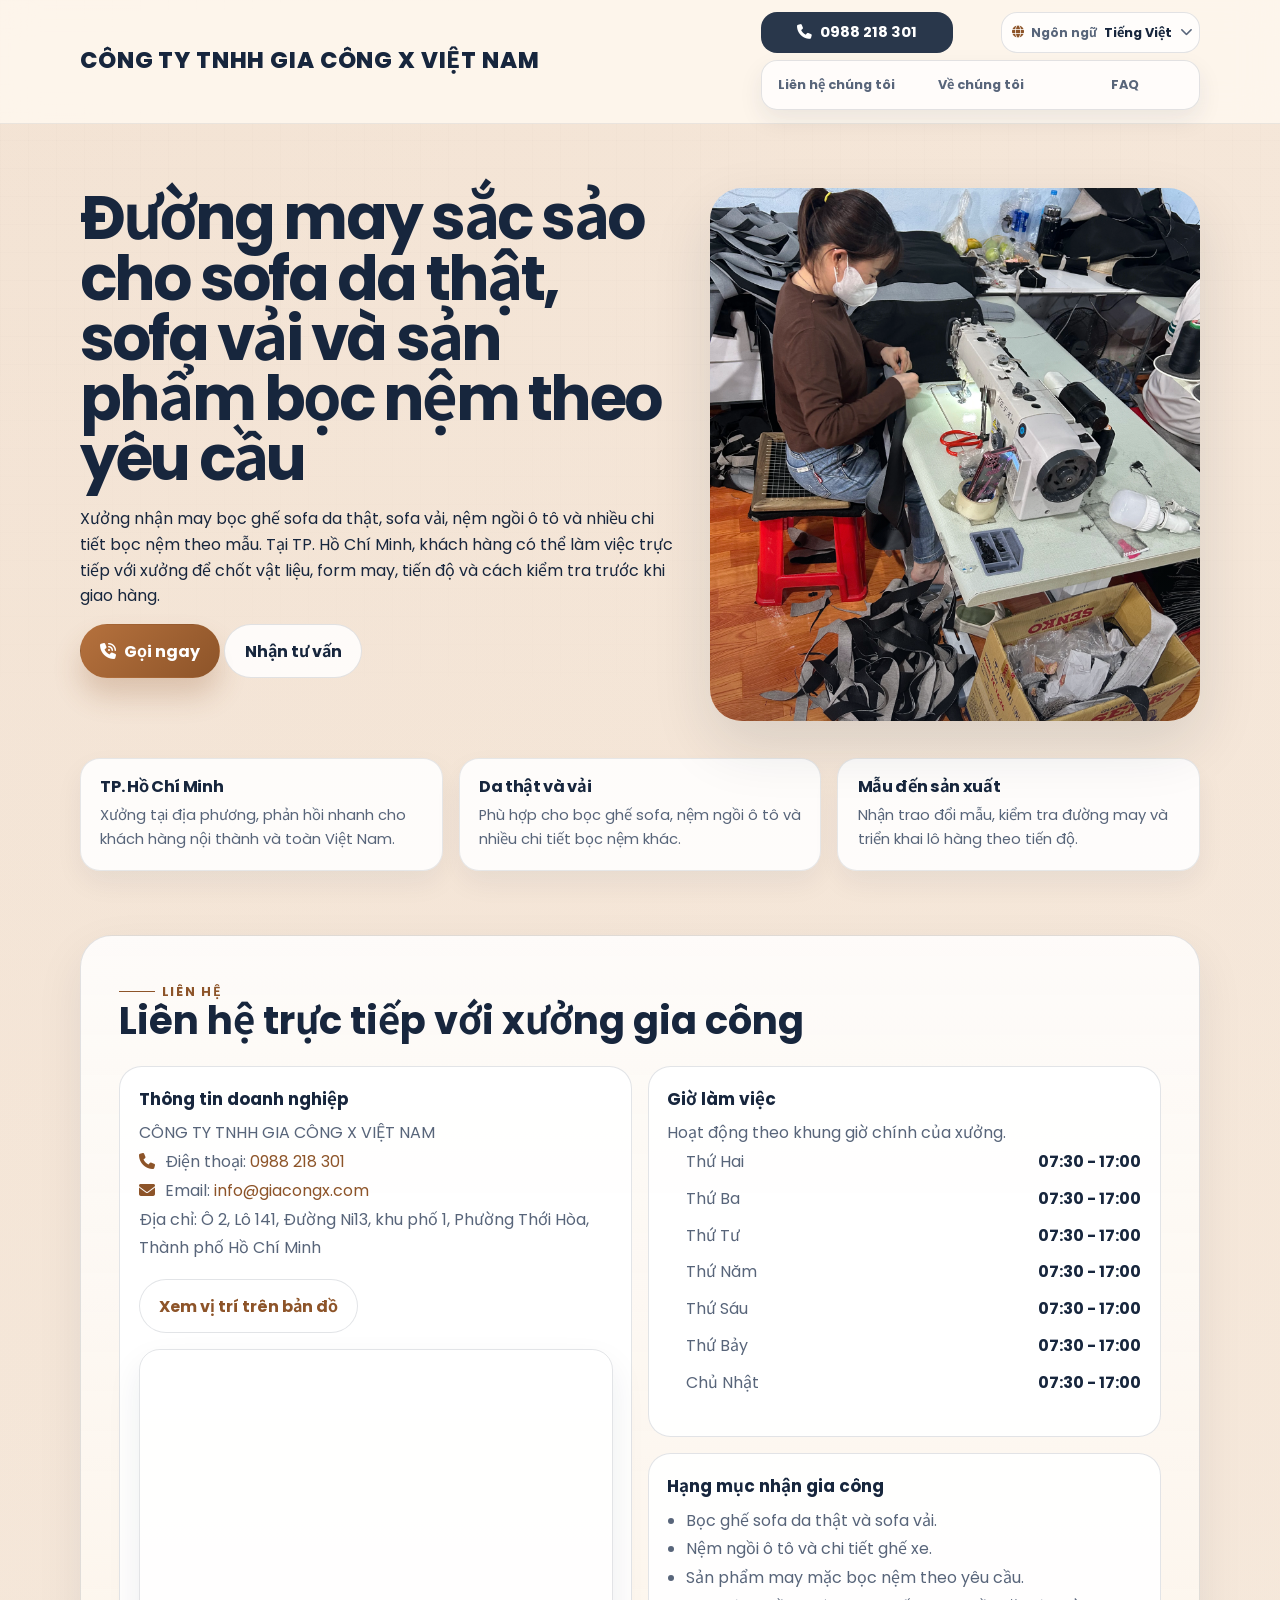
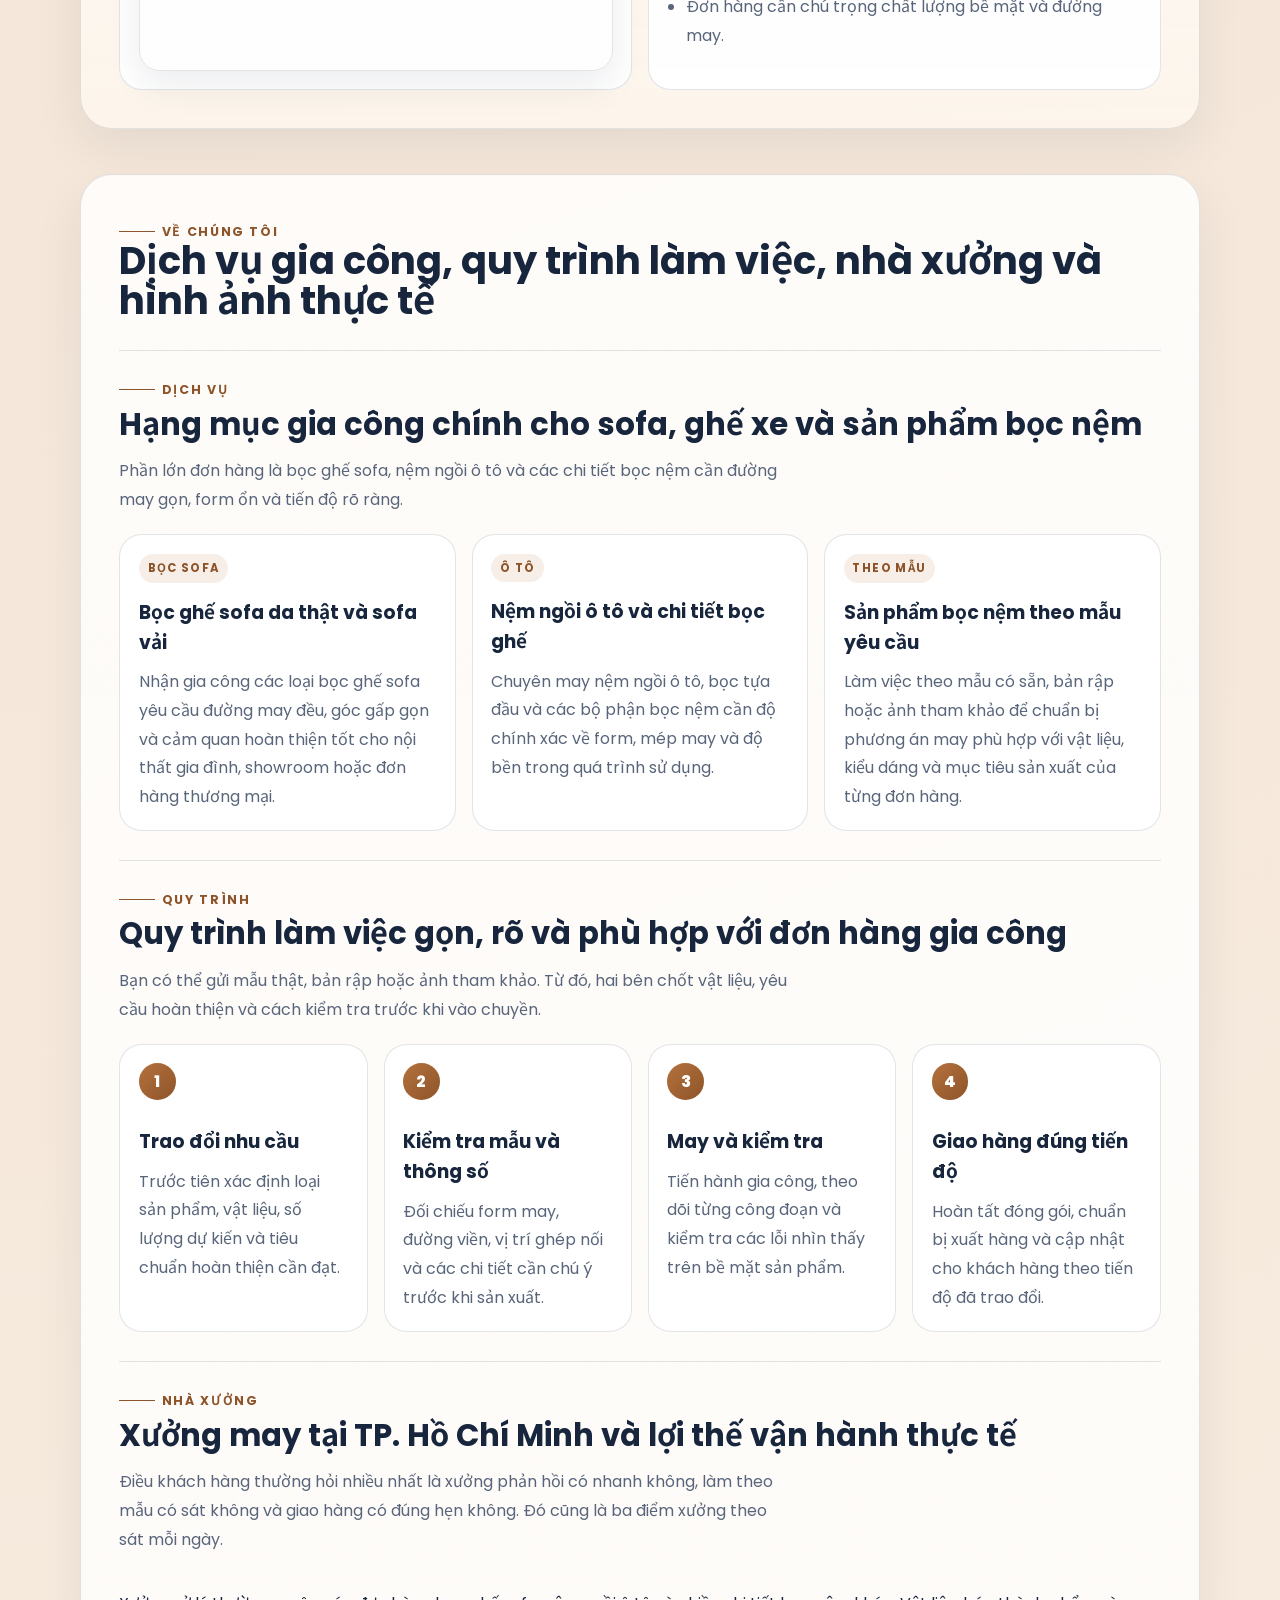
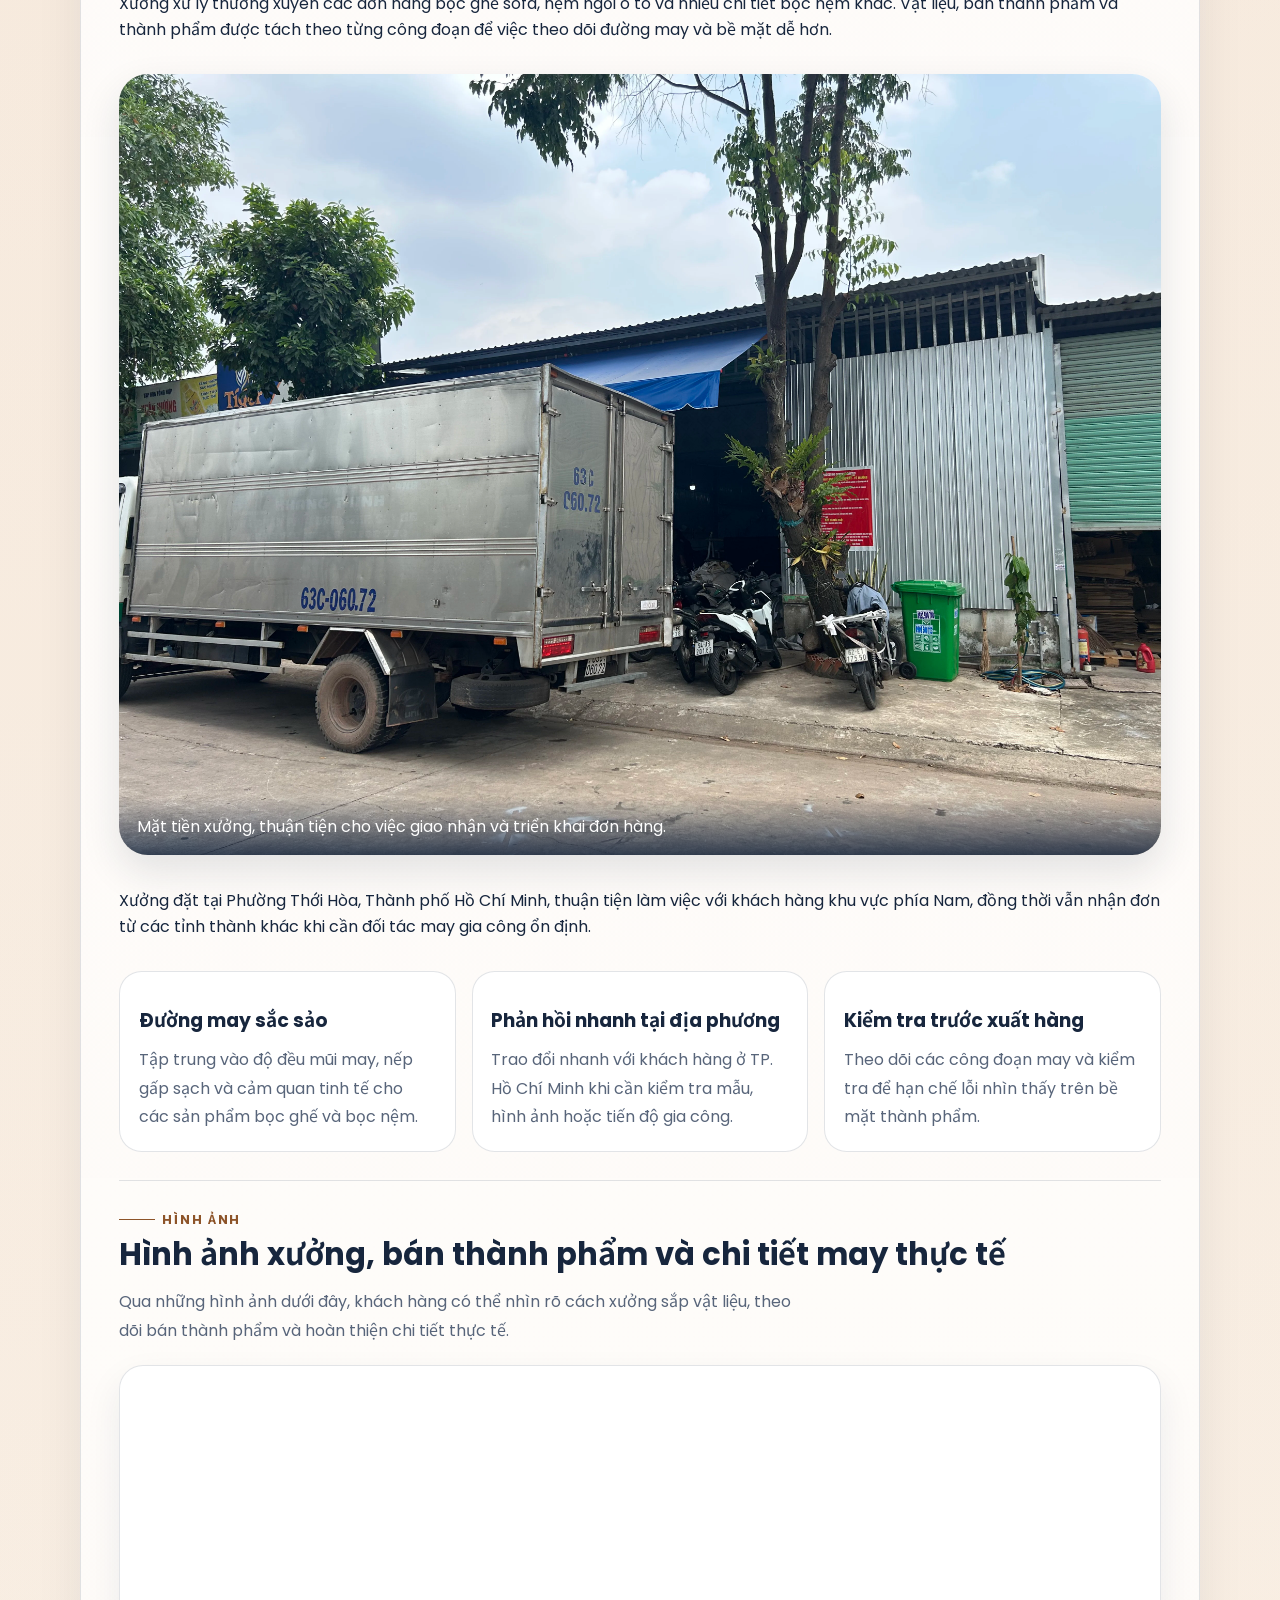
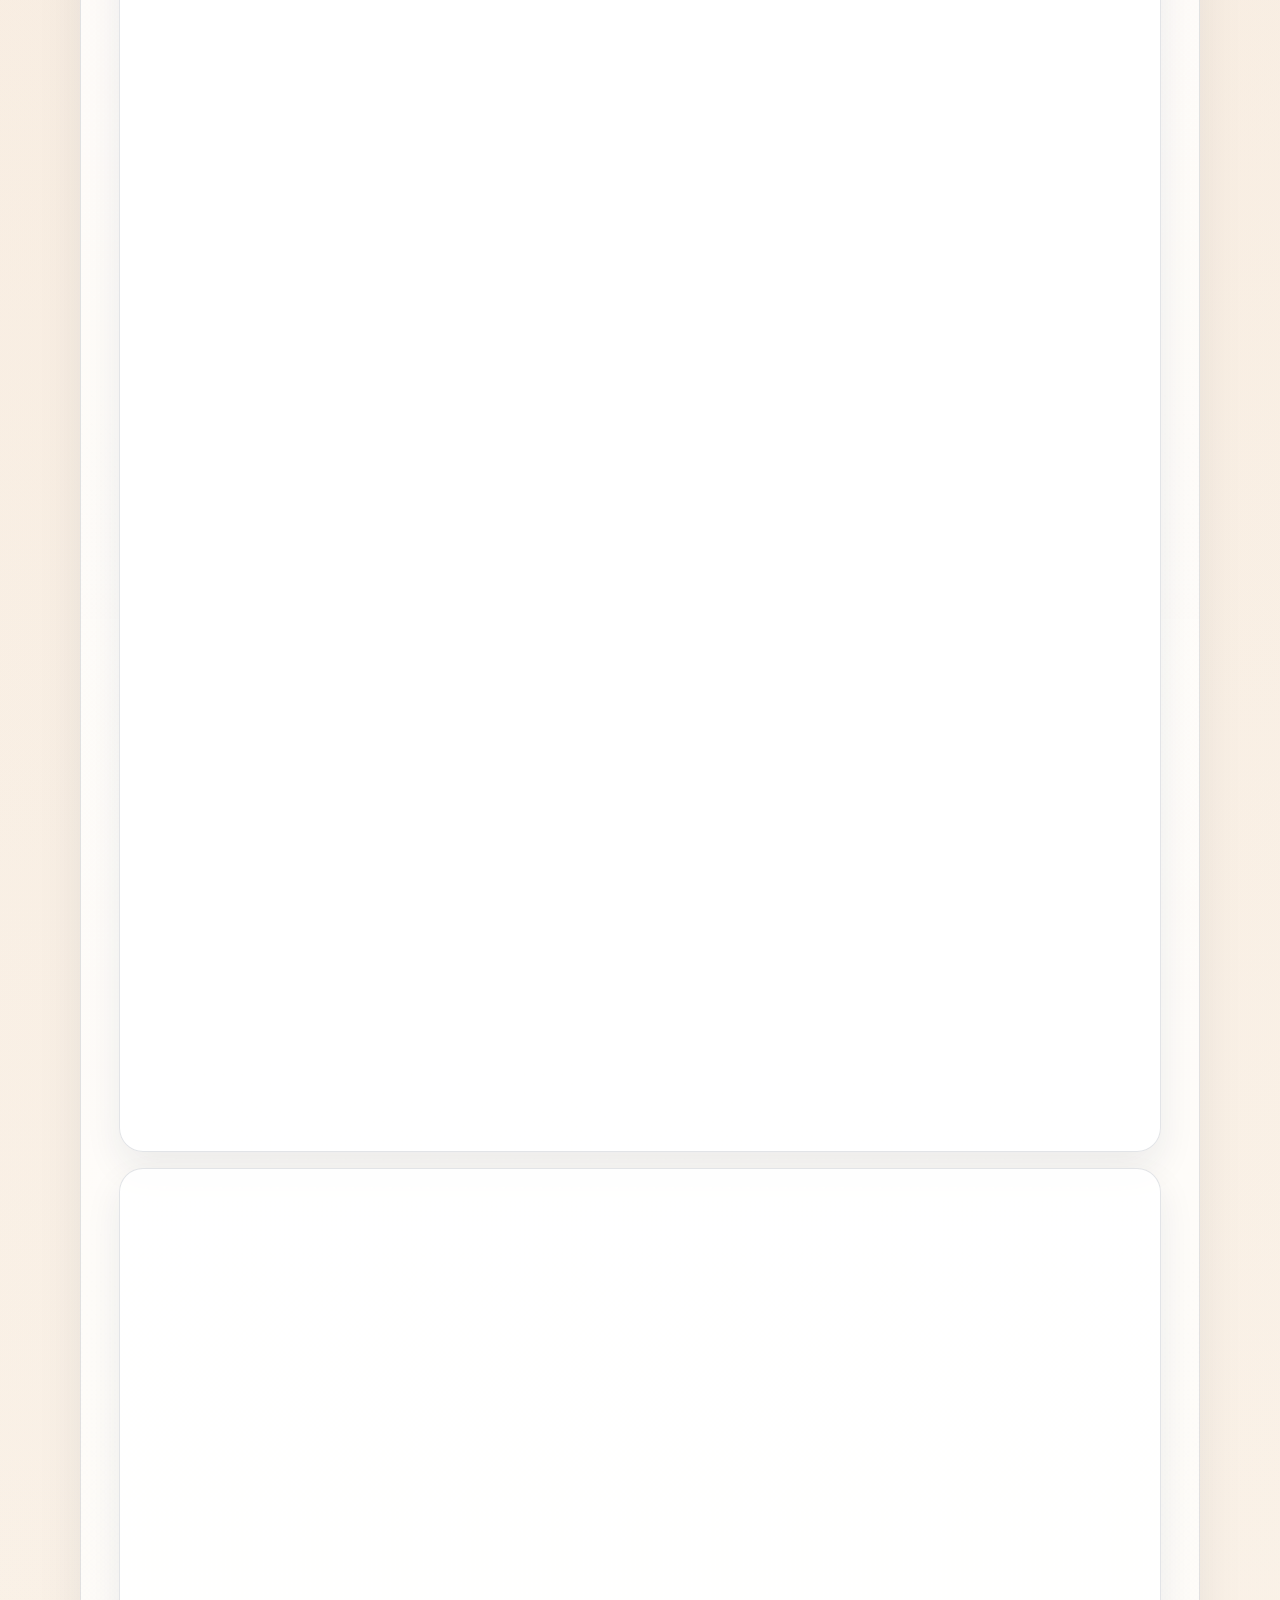
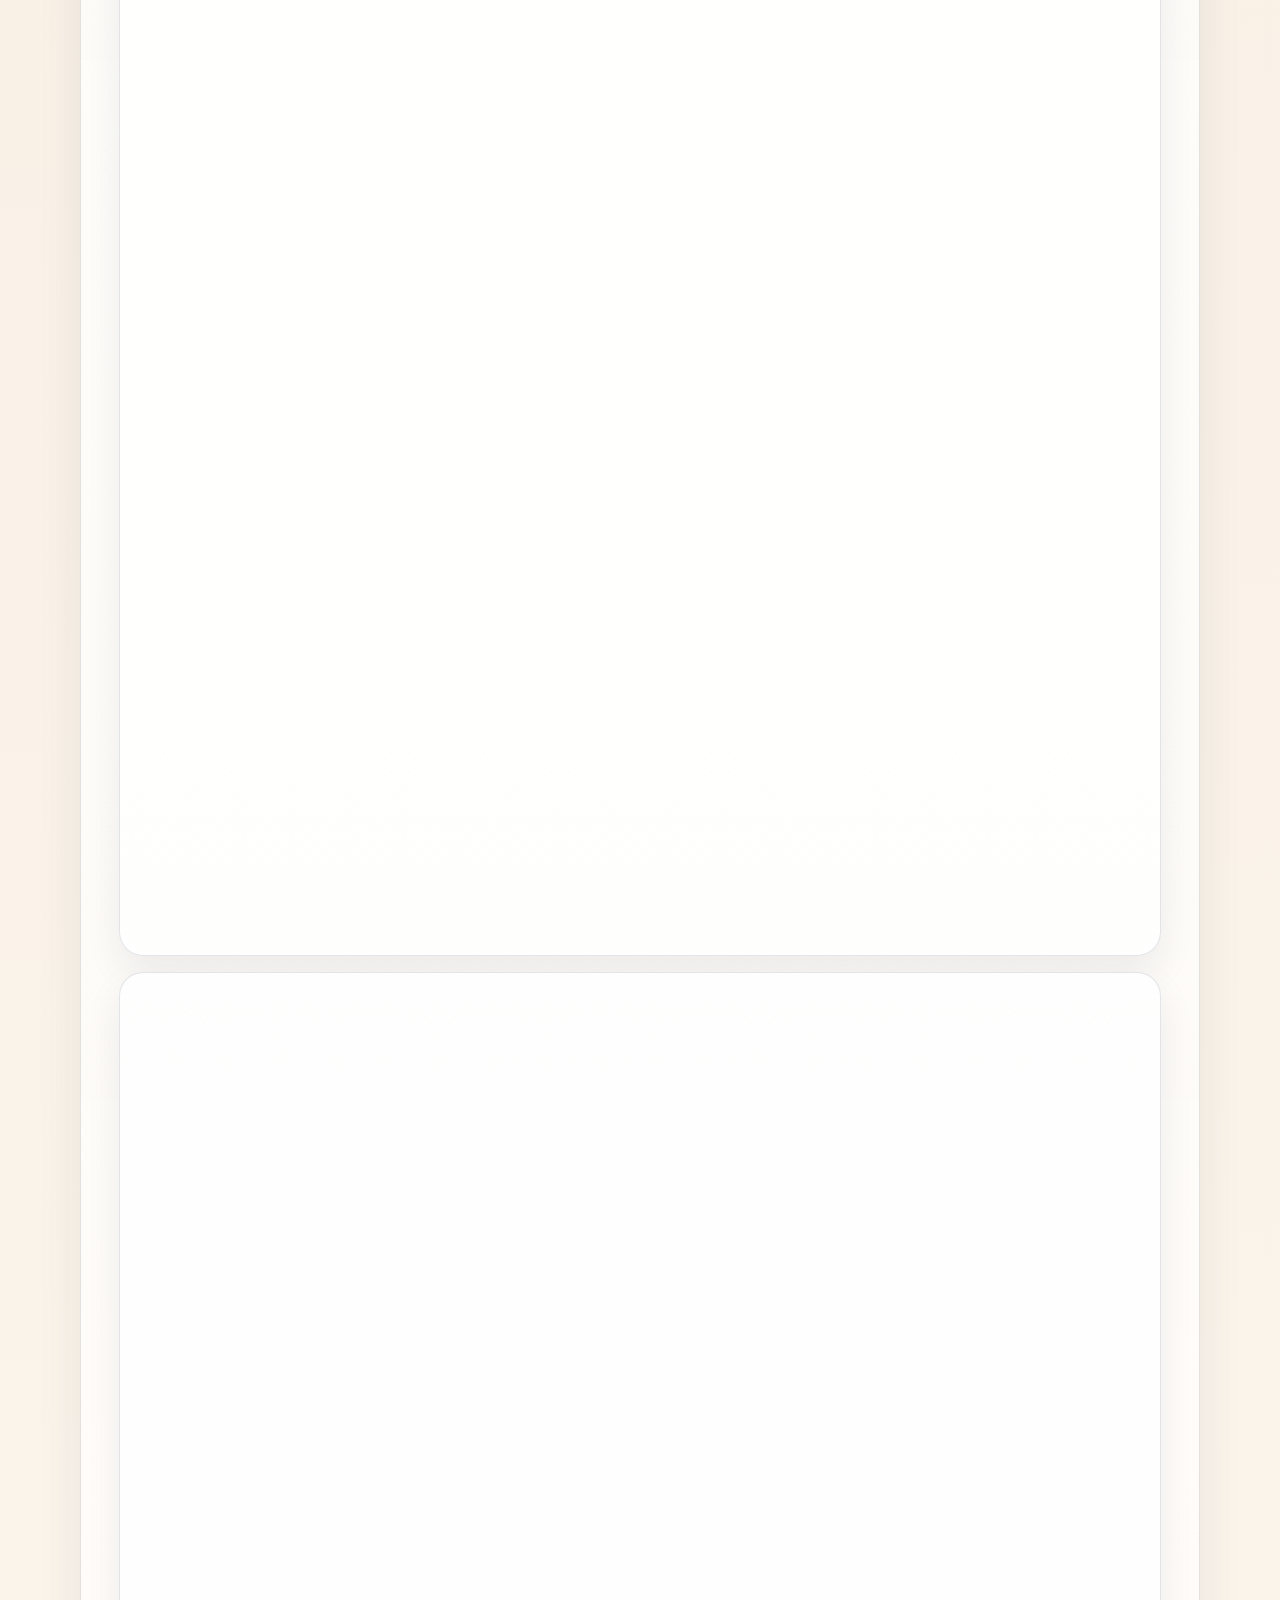
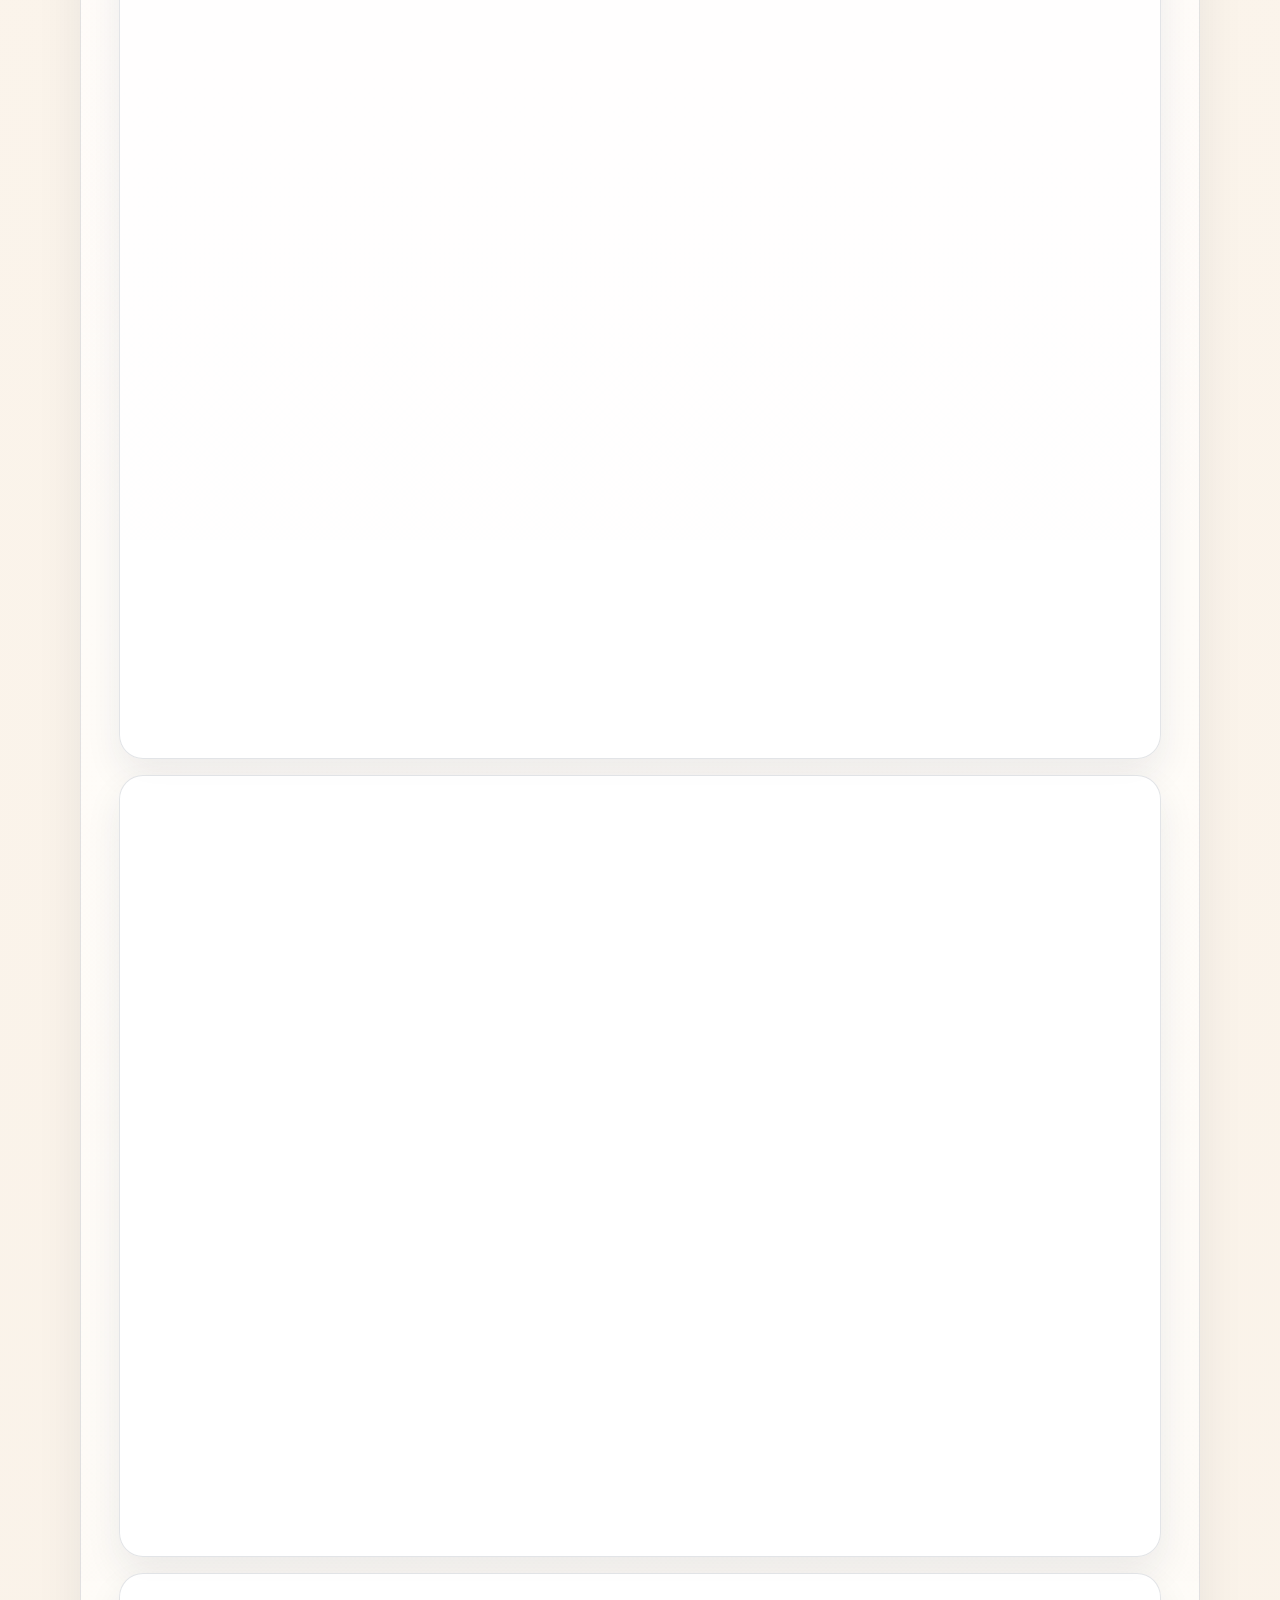
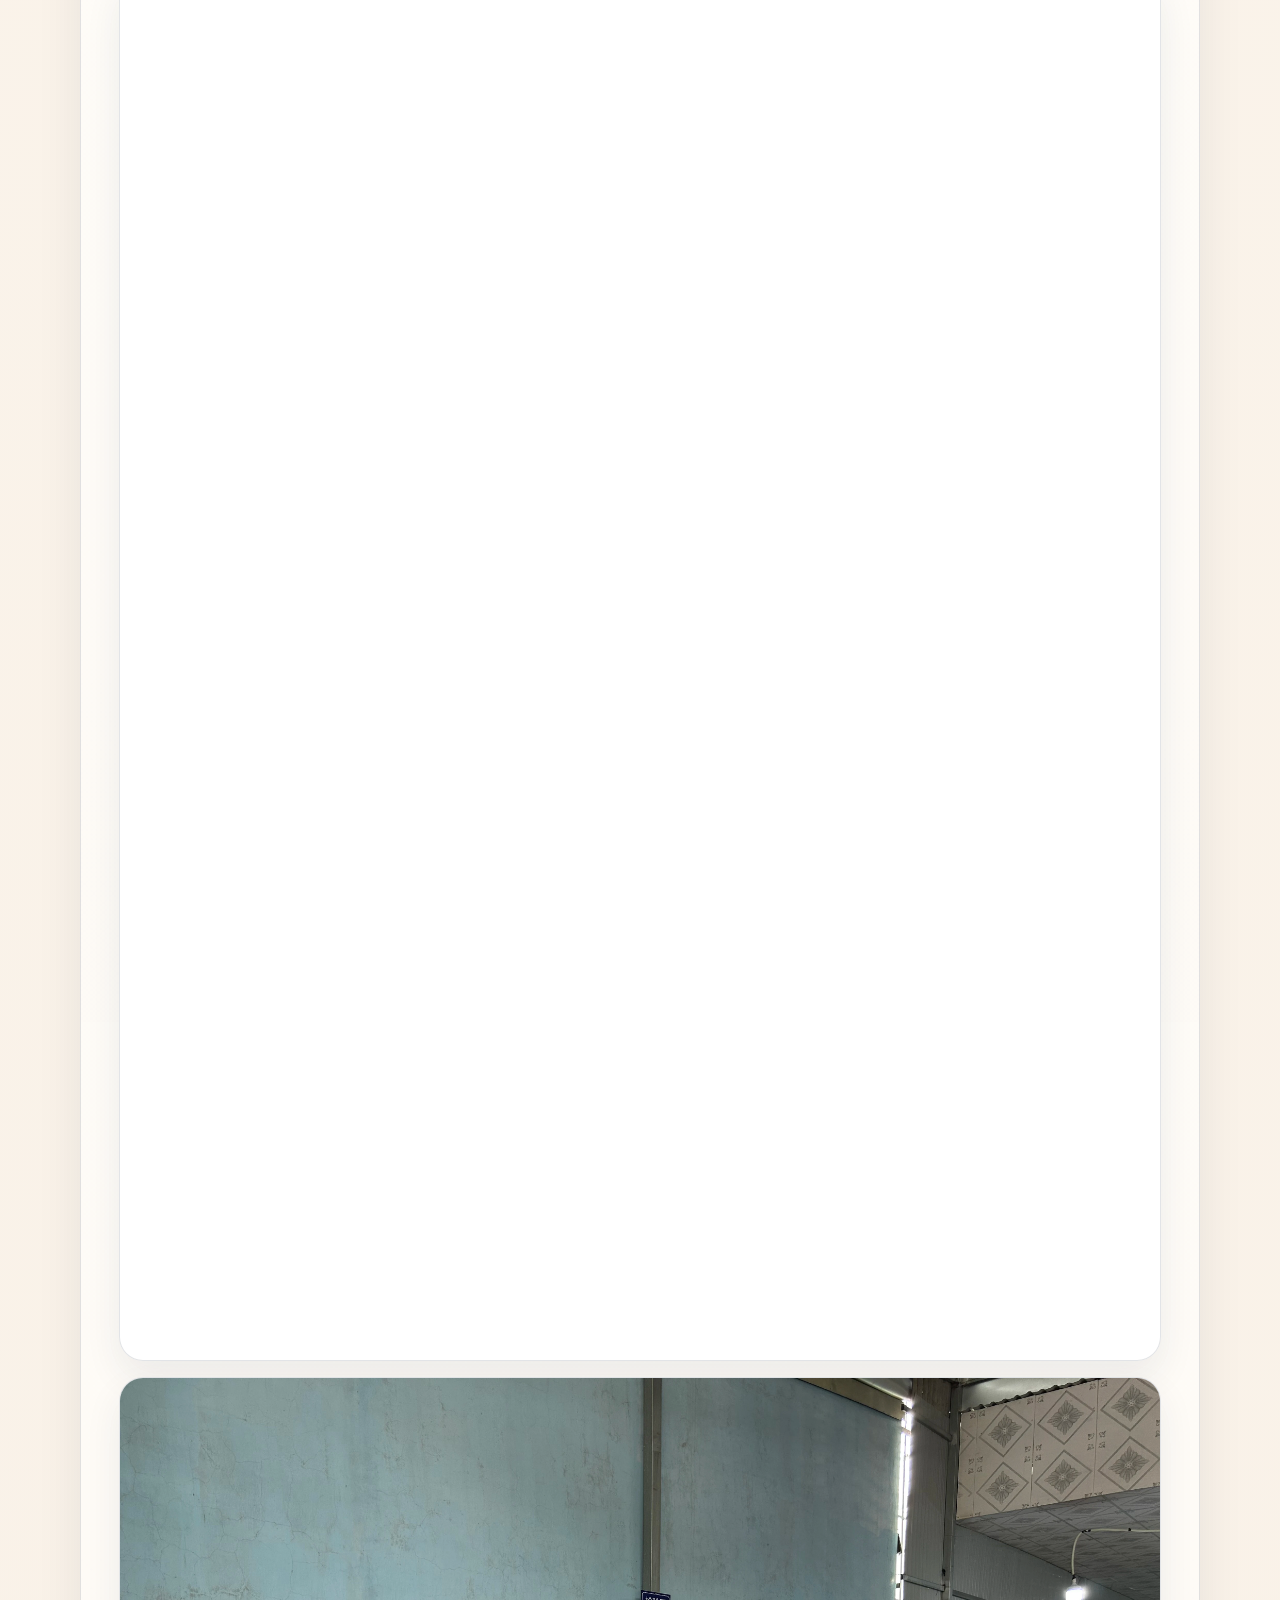
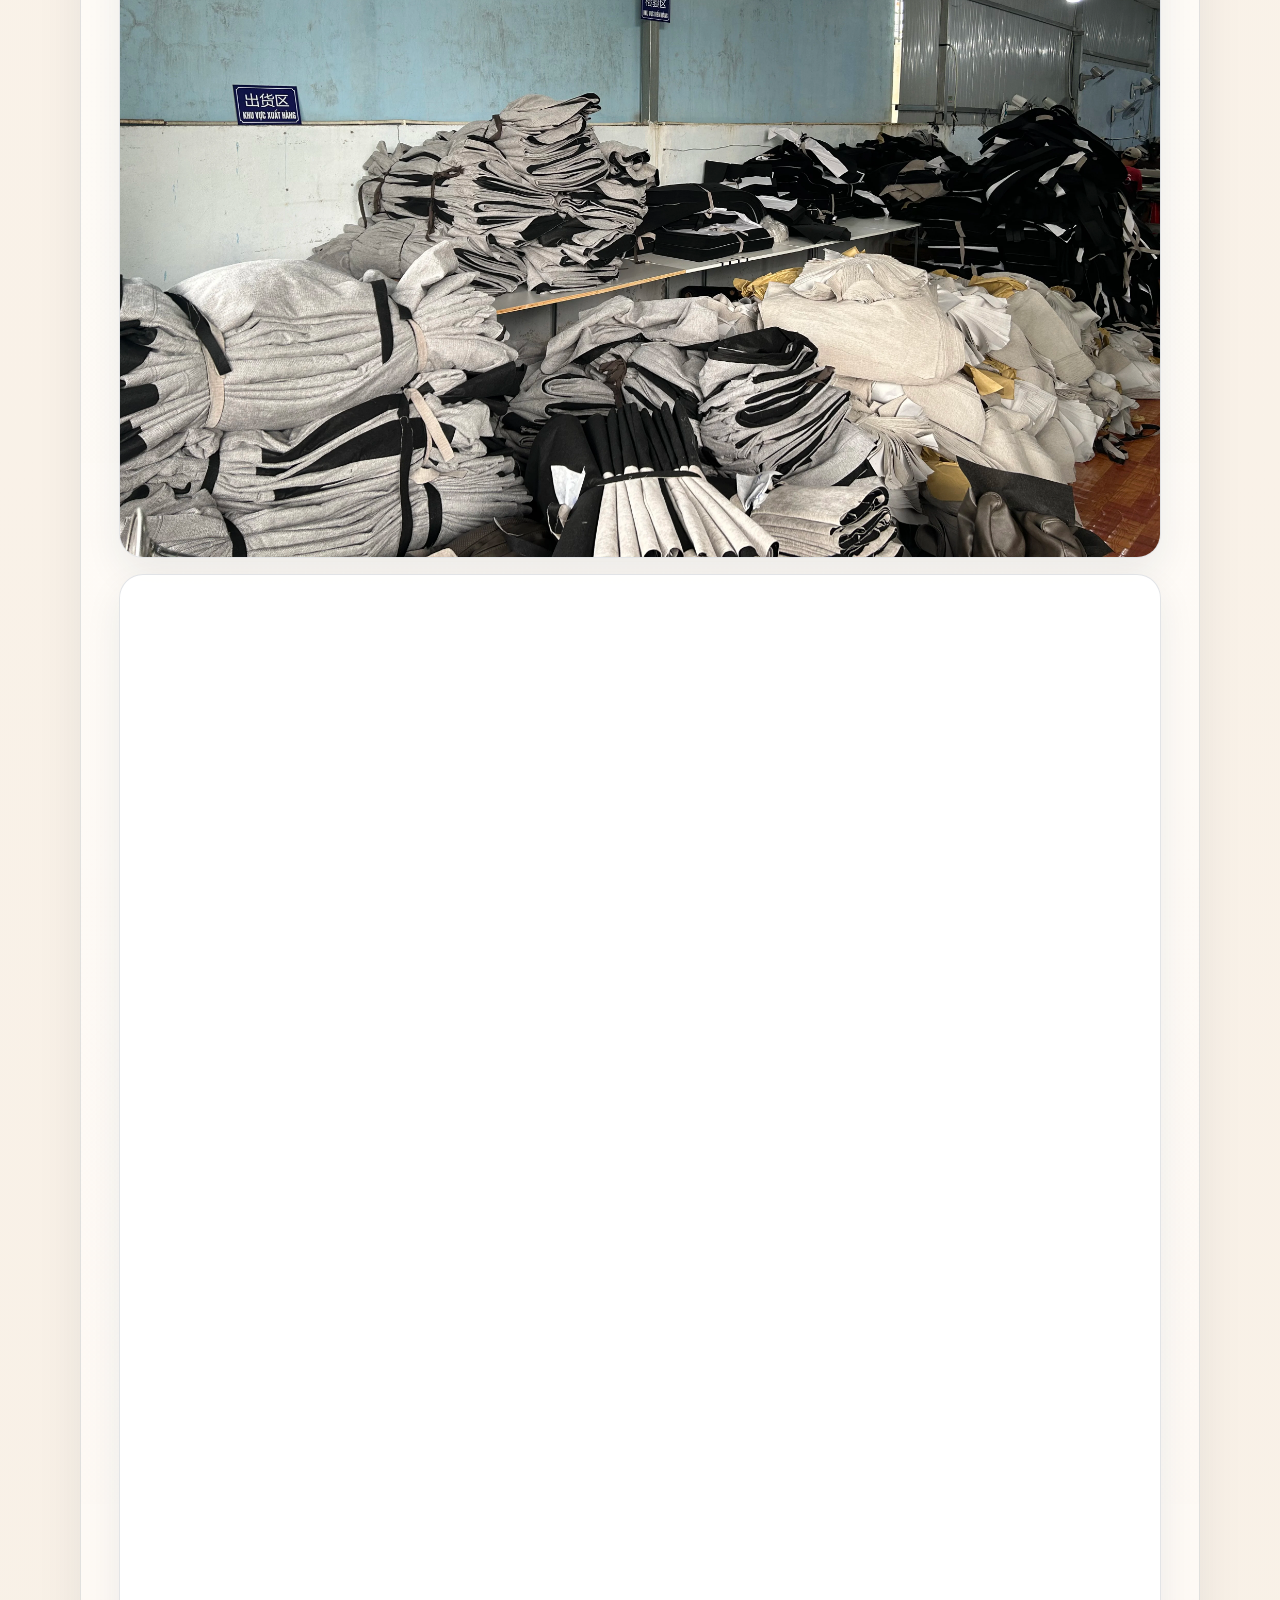
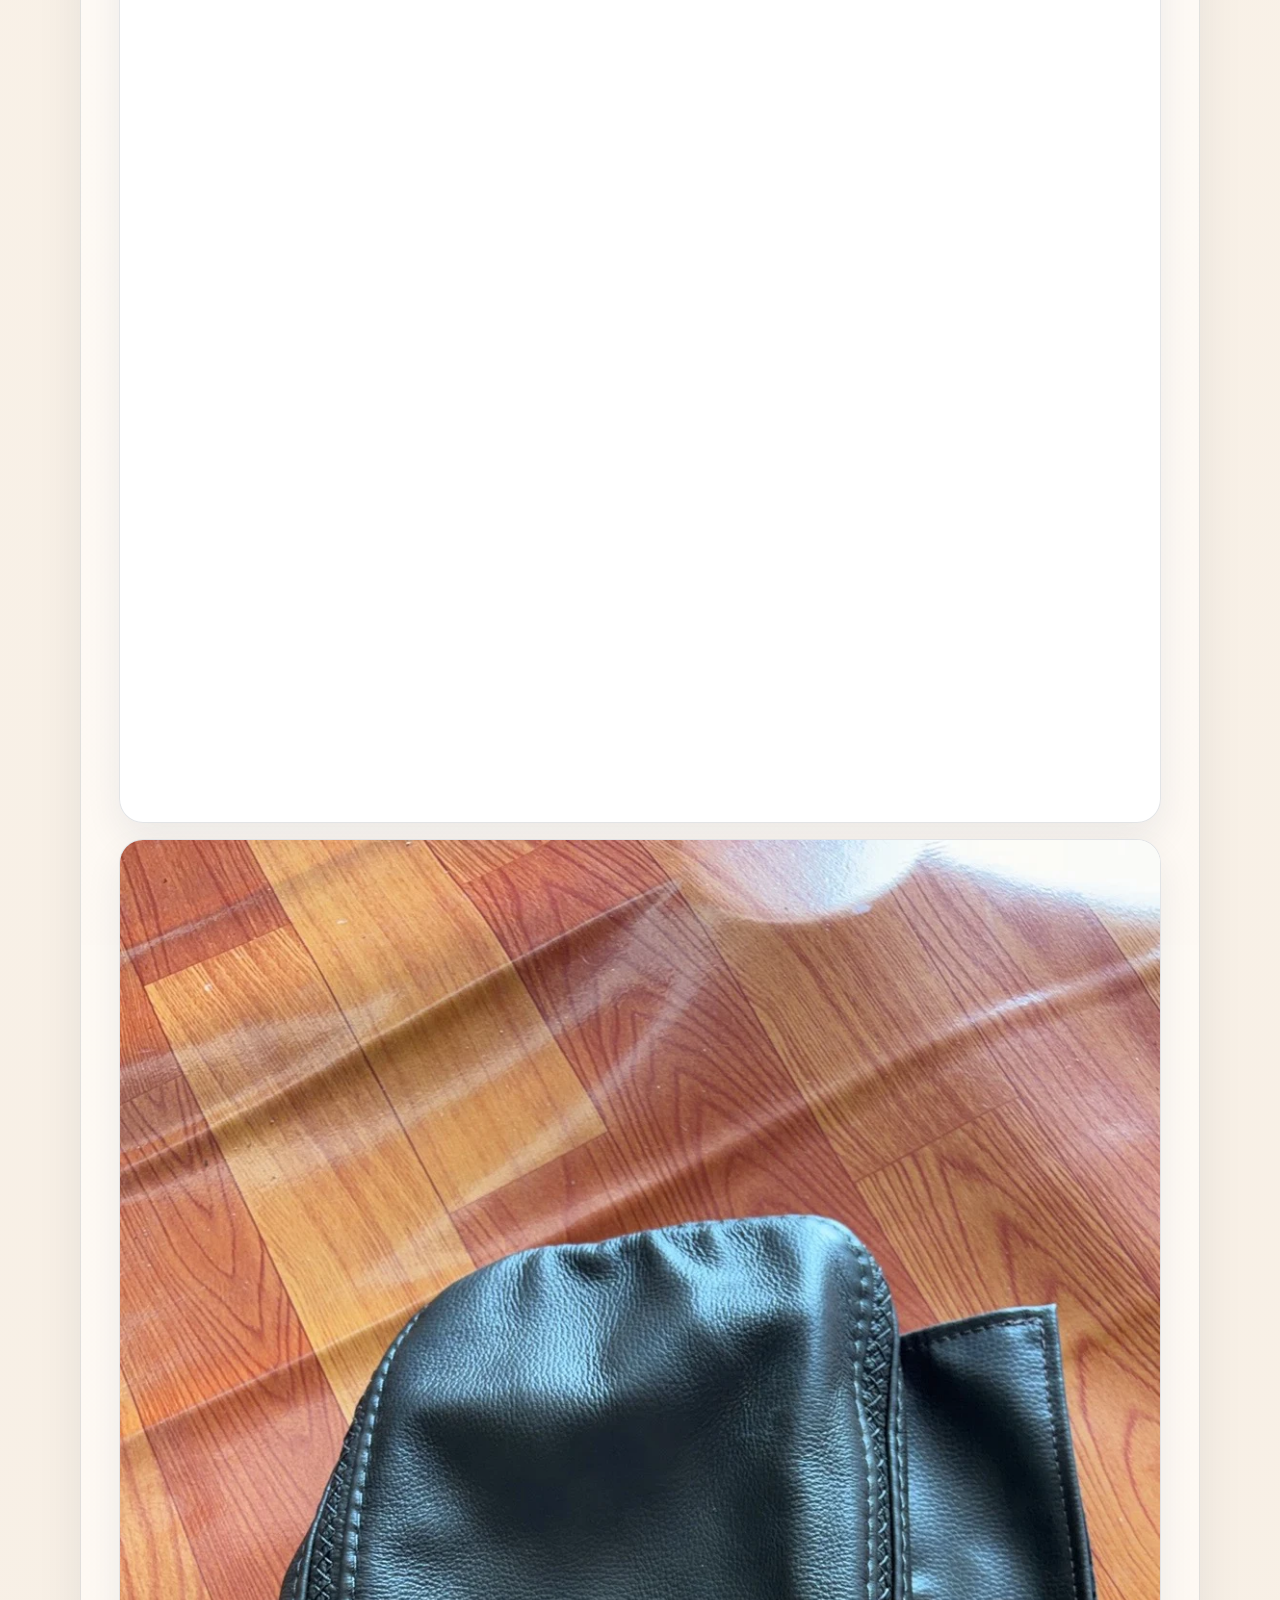
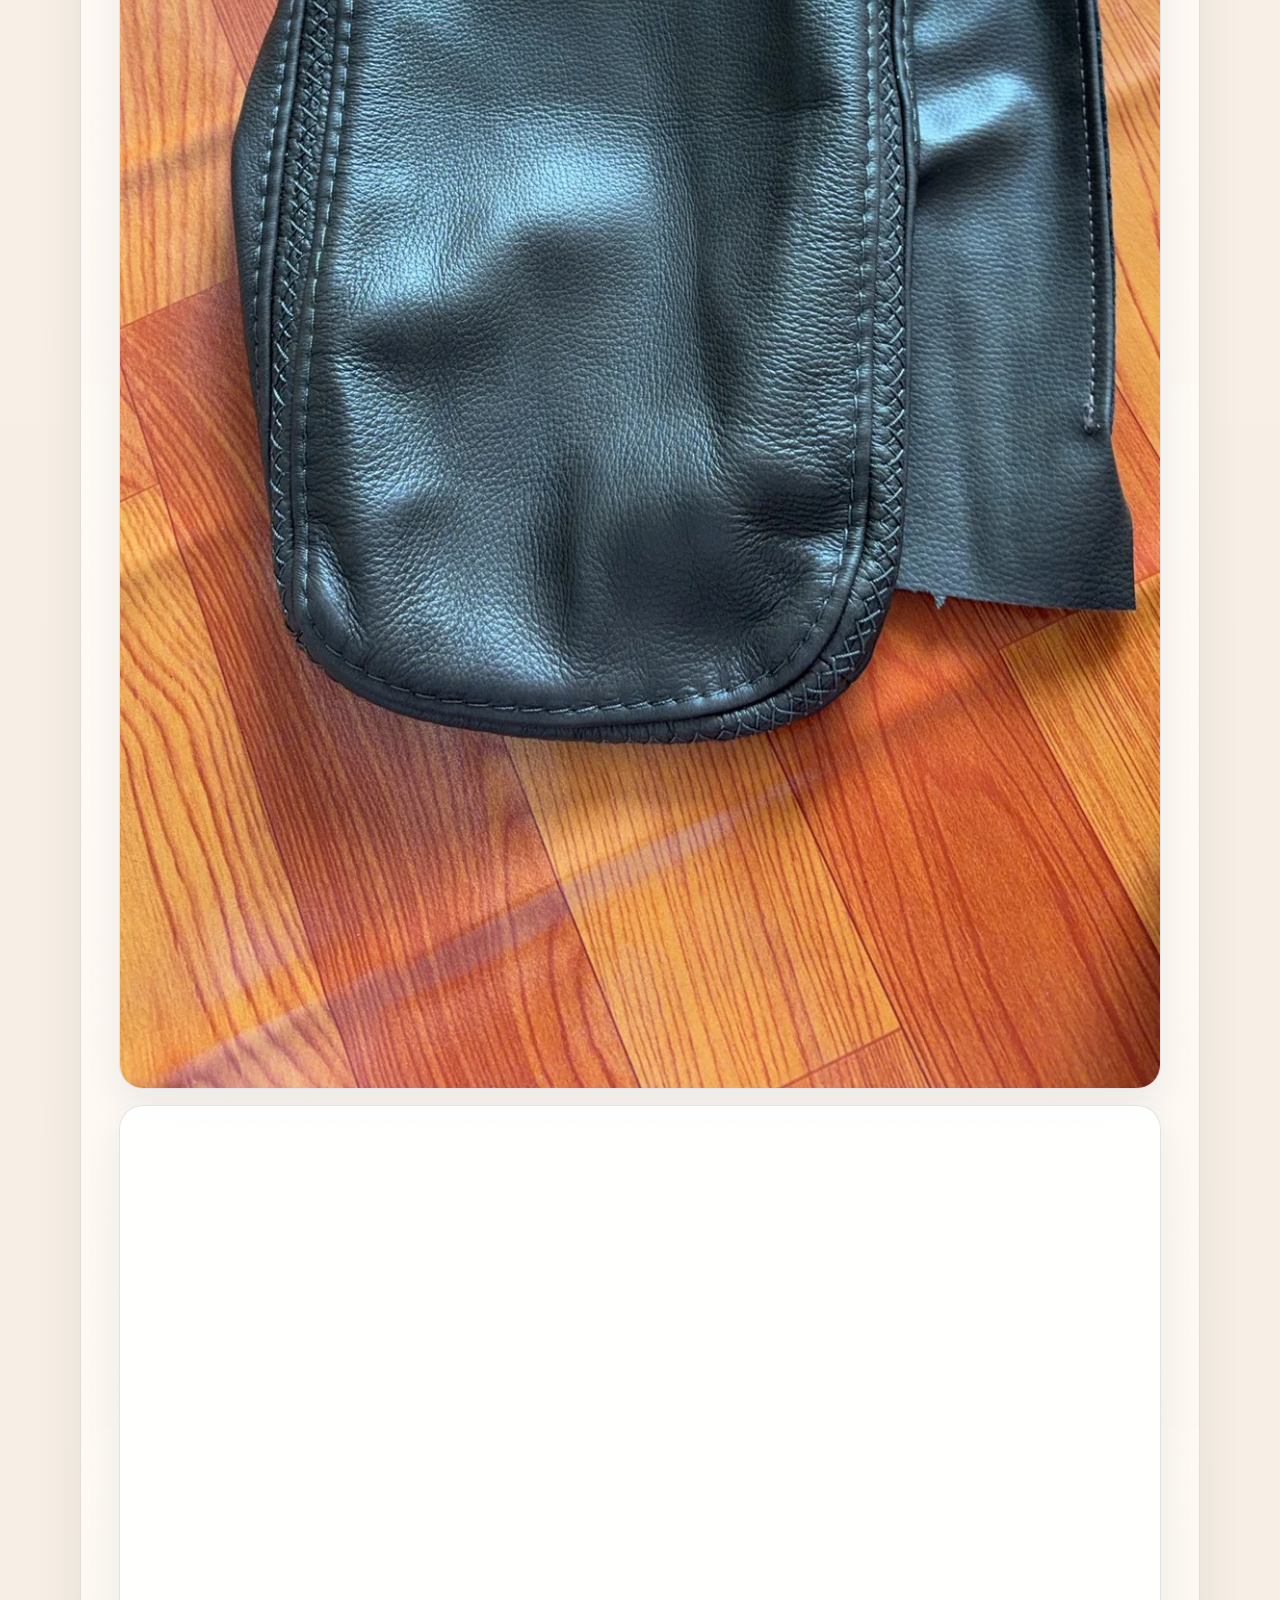
<file: index.html>
<!doctype html>
<html lang="vi">
<head>
  <meta charset="utf-8">
  <meta name="viewport" content="width=device-width, initial-scale=1">
  <title>Gia công may sofa da, bọc ghế vải, nệm ngồi ô tô tại TP. Hồ Chí Minh | Công Ty TNHH Gia Công X Việt Nam</title>
  <meta name="description" content="CÔNG TY TNHH GIA CÔNG X VIỆT NAM là xưởng gia công may bọc ghế sofa da thật, sofa vải, nệm ngồi ô tô và các sản phẩm bọc nệm theo yêu cầu tại TP. Hồ Chí Minh, phục vụ khách hàng trên toàn Việt Nam với đường may sắc sảo và tiến độ rõ ràng.">
  <meta name="keywords" content="gia công may sofa TP.HCM, bọc ghế sofa da thật, bọc ghế sofa vải, nệm ngồi ô tô, xưởng may gia công Việt Nam, upholstery sewing Vietnam">
  <meta name="robots" content="index,follow,max-image-preview:large">
  <meta name="theme-color" content="#17263d">
  <link rel="canonical" href="https://www.giacongx.com/">
  <link rel="alternate" hreflang="vi" href="https://www.giacongx.com/">
  <link rel="alternate" hreflang="en" href="https://www.giacongx.com/en/">
  <link rel="alternate" hreflang="zh" href="https://www.giacongx.com/zh/">
  <link rel="alternate" hreflang="ja" href="https://www.giacongx.com/ja/">
  <link rel="alternate" hreflang="ko" href="https://www.giacongx.com/ko/">
  <link rel="alternate" hreflang="x-default" href="https://www.giacongx.com/">
  <meta property="og:type" content="website">
  <meta property="og:site_name" content="Vietnam X Processing Company Limited">
  <meta property="og:title" content="Xưởng gia công may sofa da, sofa vải và nệm ngồi ô tô tại TP. Hồ Chí Minh">
  <meta property="og:description" content="Nhận gia công bọc ghế sofa da thật, sofa vải, nệm ngồi ô tô và nhiều sản phẩm bọc nệm khác với chất lượng tinh tế và tiến độ đáng tin cậy.">
  <meta property="og:image" content="assets/images/sewing-line-closeup.webp">
  <meta property="og:locale" content="vi_VN">
  <meta name="twitter:card" content="summary_large_image">
  <link rel="preconnect" href="https://fonts.googleapis.com">
  <link rel="preconnect" href="https://fonts.gstatic.com" crossorigin>
  <link href="https://fonts.googleapis.com/css2?family=Noto+Sans+JP:wght@400;500;700;800&family=Noto+Sans+KR:wght@400;500;700;800&family=Noto+Sans+SC:wght@400;500;700;800&family=Poppins:wght@400;500;600;700;800&display=swap" rel="stylesheet">
  <link rel="stylesheet" href="https://cdnjs.cloudflare.com/ajax/libs/font-awesome/6.5.2/css/all.min.css">
  <link rel="icon" href="https://www.giacongx.com/assets/images/logo.webp" type="image/webp">
  <link rel="stylesheet" href="assets/css/site.css">
  <script type="application/ld+json">
    {
      "@context": "https://schema.org",
      "@type": "LocalBusiness",
      "name": "CÔNG TY TNHH GIA CÔNG X VIỆT NAM",
      "alternateName": "VIETNAM X PROCESSING COMPANY LIMITED",
      "description": "Xưởng gia công may bọc ghế sofa da thật, sofa vải, nệm ngồi ô tô và các sản phẩm may mặc bọc nệm tại TP. Hồ Chí Minh, Việt Nam.",
      "telephone": "+84988218301",
      "email": "info@giacongx.com",
      "image": [
        "assets/images/factory-front.webp",
        "assets/images/sewing-line-closeup.webp",
        "assets/images/leather-cover-brown.webp"
      ],
      "logo": "https://www.giacongx.com/assets/images/logo.webp",
      "hasMap": "https://maps.app.goo.gl/C5cqm9W752a1mhqNA",
      "areaServed": [
        "Ho Chi Minh City",
        "Vietnam"
      ],
      "address": {
        "@type": "PostalAddress",
        "streetAddress": "Ô 2, Lô 141, Đường Ni13, khu phố 1, Phường Thới Hòa",
        "addressLocality": "Thành phố Hồ Chí Minh",
        "addressCountry": "VN"
      },
      "openingHoursSpecification": {
        "@type": "OpeningHoursSpecification",
        "dayOfWeek": [
          "https://schema.org/Monday",
          "https://schema.org/Tuesday",
          "https://schema.org/Wednesday",
          "https://schema.org/Thursday",
          "https://schema.org/Friday",
          "https://schema.org/Saturday",
          "https://schema.org/Sunday"
        ],
        "opens": "07:30",
        "closes": "17:00"
      },
      "serviceType": [
        "Gia công may bọc ghế sofa da thật",
        "Gia công may bọc ghế sofa vải",
        "Gia công nệm ngồi ô tô",
        "May các chi tiết bọc nệm theo yêu cầu"
      ]
    }
  </script>
  <script src="assets/js/site.js" defer></script>
</head>
<body>
  <div class="page-shell">
    <header class="site-header">
      <div class="container topbar">
        <a class="brand" href="https://www.giacongx.com/" aria-label="Trang chủ">
          <span class="brand-copy">
            <strong>CÔNG TY TNHH GIA CÔNG X VIỆT NAM</strong>
          </span>
        </a>
        <div class="actions">
          <nav class="site-nav" id="site-nav" data-nav>
            <a href="#contact">Liên hệ chúng tôi</a>
            <a href="#about">Về chúng tôi</a>
            <a href="#faq">FAQ</a>
          </nav>
          <a class="button button-soft phone-button" href="tel:+84988218301"><i class="fa-solid fa-phone" aria-hidden="true"></i><span>0988 218 301</span></a>
          <details class="language-menu" data-language-menu aria-label="Ngôn ngữ website">
            <summary class="language-trigger">
              <span class="lang-title"><i class="fa-solid fa-globe" aria-hidden="true"></i><span>Ngôn ngữ</span></span>
              <span class="language-current">Tiếng Việt</span>
              <i class="fa-solid fa-chevron-down language-chevron" aria-hidden="true"></i>
            </summary>
            <div class="language-panel">
              <a class="lang-link is-active" href="https://www.giacongx.com/" aria-current="page">Tiếng Việt</a>
              <a class="lang-link" href="https://www.giacongx.com/en/">English</a>
              <a class="lang-link" href="https://www.giacongx.com/zh/">中文</a>
              <a class="lang-link" href="https://www.giacongx.com/ja/">日本語</a>
              <a class="lang-link" href="https://www.giacongx.com/ko/">한국어</a>
            </div>
          </details>
        </div>
      </div>
    </header>

    <main>
      <section class="hero">
        <div class="container hero-grid">
          <div class="hero-copy reveal">
            <h1 class="hero-title">Đường may sắc sảo cho sofa da thật, sofa vải và sản phẩm bọc nệm theo yêu cầu</h1>
            <p class="hero-lead">Xưởng nhận may bọc ghế sofa da thật, sofa vải, nệm ngồi ô tô và nhiều chi tiết bọc nệm theo mẫu. Tại TP. Hồ Chí Minh, khách hàng có thể làm việc trực tiếp với xưởng để chốt vật liệu, form may, tiến độ và cách kiểm tra trước khi giao hàng.</p>
            <div class="hero-actions">
              <a class="button" href="tel:+84988218301"><i class="fa-solid fa-phone-volume" aria-hidden="true"></i><span>Gọi ngay</span></a>
              <a class="button button-secondary" href="#contact">Nhận tư vấn</a>
            </div>
          </div>

          <div class="hero-media reveal">
            <figure class="hero-frame">
              <img src="assets/images/sewing-line-closeup.webp" alt="Công nhân đang may sản phẩm bọc nệm tại xưởng Vietnam X Processing" width="1080" height="1440" fetchpriority="high">
            </figure>
          </div>

          <div class="hero-stats">
            <article class="stat">
              <strong>TP. Hồ Chí Minh</strong>
              <span>Xưởng tại địa phương, phản hồi nhanh cho khách hàng nội thành và toàn Việt Nam.</span>
            </article>
            <article class="stat">
              <strong>Da thật và vải</strong>
              <span>Phù hợp cho bọc ghế sofa, nệm ngồi ô tô và nhiều chi tiết bọc nệm khác.</span>
            </article>
            <article class="stat">
              <strong>Mẫu đến sản xuất</strong>
              <span>Nhận trao đổi mẫu, kiểm tra đường may và triển khai lô hàng theo tiến độ.</span>
            </article>
          </div>
        </div>
      </section>

      <section id="contact">
        <div class="container section-shell reveal">
          <div class="section-head">
            <div>
              <div class="kicker">Liên hệ</div>
              <h2>Liên hệ trực tiếp với xưởng gia công</h2>
            </div>
            <p>Nếu bạn đang cần xưởng may sofa tại TP. Hồ Chí Minh hoặc đối tác gia công sản phẩm bọc nệm tại Việt Nam, hãy trao đổi trực tiếp để chốt yêu cầu và tiến độ mong muốn.</p>
          </div>
          <div class="contact-grid">
            <article class="contact-card">
              <strong>Thông tin doanh nghiệp</strong>
              <p>CÔNG TY TNHH GIA CÔNG X VIỆT NAM</p>
              <p class="contact-line"><i class="fa-solid fa-phone" aria-hidden="true"></i><span>Điện thoại: <a href="tel:+84988218301">0988 218 301</a></span></p>
              <p class="contact-line"><i class="fa-solid fa-envelope" aria-hidden="true"></i><span>Email: <a href="mailto:info@giacongx.com">info@giacongx.com</a></span></p>
              <p>Địa chỉ: Ô 2, Lô 141, Đường Ni13, khu phố 1, Phường Thới Hòa, Thành phố Hồ Chí Minh</p>
              <a class="button button-secondary button-map" href="https://maps.app.goo.gl/C5cqm9W752a1mhqNA" target="_blank" rel="noreferrer">Xem vị trí trên bản đồ</a>
              <div class="map-embed">
                <iframe src="https://www.google.com/maps/embed?pb=!1m14!1m8!1m3!1d1930.5490100878483!2d106.64852602916369!3d11.113356137836725!3m2!1i1024!2i768!4f13.1!3m3!1m2!1s0x3174cf1de5c8b1c9%3A0x5f0b06e8c2226eaf!2sC%C3%94NG%20TY%20TNHH%20GIA%20C%C3%94NG%20X%20VIETNAM!5e0!3m2!1sen!2s!4v1776452858719!5m2!1sen!2s" title="Bản đồ công ty Vietnam X Processing" allowfullscreen="" loading="lazy" referrerpolicy="no-referrer-when-downgrade"></iframe>
              </div>
            </article>
            <div class="contact-stack">
              <article class="contact-card">
                <strong>Giờ làm việc</strong>
                <p class="hours-note">Hoạt động theo khung giờ chính của xưởng.</p>
                <ul class="hours-list">
                  <li><span>Thứ Hai</span><span>07:30 - 17:00</span></li>
                  <li><span>Thứ Ba</span><span>07:30 - 17:00</span></li>
                  <li><span>Thứ Tư</span><span>07:30 - 17:00</span></li>
                  <li><span>Thứ Năm</span><span>07:30 - 17:00</span></li>
                  <li><span>Thứ Sáu</span><span>07:30 - 17:00</span></li>
                  <li><span>Thứ Bảy</span><span>07:30 - 17:00</span></li>
                  <li><span>Chủ Nhật</span><span>07:30 - 17:00</span></li>
                </ul>
              </article>
              <article class="contact-card">
                <strong>Hạng mục nhận gia công</strong>
                <ul>
                  <li>Bọc ghế sofa da thật và sofa vải.</li>
                  <li>Nệm ngồi ô tô và chi tiết ghế xe.</li>
                  <li>Sản phẩm may mặc bọc nệm theo yêu cầu.</li>
                  <li>Đơn hàng cần chú trọng chất lượng bề mặt và đường may.</li>
                </ul>
              </article>
            </div>
          </div>
        </div>
      </section>

      <section id="about">
        <div class="container section-shell reveal">
          <div class="section-head">
            <div>
              <div class="kicker">Về chúng tôi</div>
              <h2>Dịch vụ gia công, quy trình làm việc, nhà xưởng và hình ảnh thực tế</h2>
            </div>
            <p>Phần này giới thiệu rõ xưởng đang nhận gia công gì, làm việc theo quy trình nào và nhà xưởng vận hành thực tế ra sao.</p>
          </div>
          <div class="section-subgroup" id="services">
            <div>
              <div class="kicker">Dịch vụ</div>
              <h3 class="section-subtitle">Hạng mục gia công chính cho sofa, ghế xe và sản phẩm bọc nệm</h3>
            </div>
            <p class="section-note">Phần lớn đơn hàng là bọc ghế sofa, nệm ngồi ô tô và các chi tiết bọc nệm cần đường may gọn, form ổn và tiến độ rõ ràng.</p>
          </div>
          <div class="grid-3">
            <article class="service-card">
              <span class="tag">Bọc sofa</span>
              <h3>Bọc ghế sofa da thật và sofa vải</h3>
              <p>Nhận gia công các loại bọc ghế sofa yêu cầu đường may đều, góc gấp gọn và cảm quan hoàn thiện tốt cho nội thất gia đình, showroom hoặc đơn hàng thương mại.</p>
            </article>
            <article class="service-card">
              <span class="tag">Ô tô</span>
              <h3>Nệm ngồi ô tô và chi tiết bọc ghế</h3>
              <p>Chuyên may nệm ngồi ô tô, bọc tựa đầu và các bộ phận bọc nệm cần độ chính xác về form, mép may và độ bền trong quá trình sử dụng.</p>
            </article>
            <article class="service-card">
              <span class="tag">Theo mẫu</span>
              <h3>Sản phẩm bọc nệm theo mẫu yêu cầu</h3>
              <p>Làm việc theo mẫu có sẵn, bản rập hoặc ảnh tham khảo để chuẩn bị phương án may phù hợp với vật liệu, kiểu dáng và mục tiêu sản xuất của từng đơn hàng.</p>
            </article>
          </div>
          <div class="section-subgroup" id="process">
            <div>
              <div class="kicker">Quy trình</div>
              <h3 class="section-subtitle">Quy trình làm việc gọn, rõ và phù hợp với đơn hàng gia công</h3>
            </div>
            <p class="section-note">Bạn có thể gửi mẫu thật, bản rập hoặc ảnh tham khảo. Từ đó, hai bên chốt vật liệu, yêu cầu hoàn thiện và cách kiểm tra trước khi vào chuyền.</p>
          </div>
          <div class="process-grid">
            <article class="process-card">
              <div class="process-number">1</div>
              <h3>Trao đổi nhu cầu</h3>
              <p>Trước tiên xác định loại sản phẩm, vật liệu, số lượng dự kiến và tiêu chuẩn hoàn thiện cần đạt.</p>
            </article>
            <article class="process-card">
              <div class="process-number">2</div>
              <h3>Kiểm tra mẫu và thông số</h3>
              <p>Đối chiếu form may, đường viền, vị trí ghép nối và các chi tiết cần chú ý trước khi sản xuất.</p>
            </article>
            <article class="process-card">
              <div class="process-number">3</div>
              <h3>May và kiểm tra</h3>
              <p>Tiến hành gia công, theo dõi từng công đoạn và kiểm tra các lỗi nhìn thấy trên bề mặt sản phẩm.</p>
            </article>
            <article class="process-card">
              <div class="process-number">4</div>
              <h3>Giao hàng đúng tiến độ</h3>
              <p>Hoàn tất đóng gói, chuẩn bị xuất hàng và cập nhật cho khách hàng theo tiến độ đã trao đổi.</p>
            </article>
          </div>
          <div class="section-subgroup" id="factory">
            <div>
              <div class="kicker">Nhà xưởng</div>
              <h3 class="section-subtitle">Xưởng may tại TP. Hồ Chí Minh và lợi thế vận hành thực tế</h3>
            </div>
            <p class="section-note">Điều khách hàng thường hỏi nhiều nhất là xưởng phản hồi có nhanh không, làm theo mẫu có sát không và giao hàng có đúng hẹn không. Đó cũng là ba điểm xưởng theo sát mỗi ngày.</p>
          </div>
          <div class="factory-grid">
            <div class="factory-copy factory-copy-wide">
              <p>Xưởng xử lý thường xuyên các đơn hàng bọc ghế sofa, nệm ngồi ô tô và nhiều chi tiết bọc nệm khác. Vật liệu, bán thành phẩm và thành phẩm được tách theo từng công đoạn để việc theo dõi đường may và bề mặt dễ hơn.</p>
              <figure class="photo-card">
                <img src="assets/images/factory-front.webp" alt="Mặt tiền xưởng gia công may tại TP. Hồ Chí Minh" width="4032" height="3024" loading="lazy" decoding="async">
                <figcaption>Mặt tiền xưởng, thuận tiện cho việc giao nhận và triển khai đơn hàng.</figcaption>
              </figure>
              <p>Xưởng đặt tại Phường Thới Hòa, Thành phố Hồ Chí Minh, thuận tiện làm việc với khách hàng khu vực phía Nam, đồng thời vẫn nhận đơn từ các tỉnh thành khác khi cần đối tác may gia công ổn định.</p>
              <div class="grid-3">
                <article class="advantage-card">
                  <h3>Đường may sắc sảo</h3>
                  <p>Tập trung vào độ đều mũi may, nếp gấp sạch và cảm quan tinh tế cho các sản phẩm bọc ghế và bọc nệm.</p>
                </article>
                <article class="advantage-card">
                  <h3>Phản hồi nhanh tại địa phương</h3>
                  <p>Trao đổi nhanh với khách hàng ở TP. Hồ Chí Minh khi cần kiểm tra mẫu, hình ảnh hoặc tiến độ gia công.</p>
                </article>
                <article class="advantage-card">
                  <h3>Kiểm tra trước xuất hàng</h3>
                  <p>Theo dõi các công đoạn may và kiểm tra để hạn chế lỗi nhìn thấy trên bề mặt thành phẩm.</p>
                </article>
              </div>
            </div>
          </div>
          <div class="section-subgroup" id="gallery">
            <div>
              <div class="kicker">Hình ảnh</div>
              <h3 class="section-subtitle">Hình ảnh xưởng, bán thành phẩm và chi tiết may thực tế</h3>
            </div>
            <p class="section-note">Qua những hình ảnh dưới đây, khách hàng có thể nhìn rõ cách xưởng sắp vật liệu, theo dõi bán thành phẩm và hoàn thiện chi tiết thực tế.</p>
          </div>
          <div class="gallery-grid">
              <figure class="gallery-item">
                <img src="assets/images/Cutting process 1.webp" alt="Công nhân trải nhiều lớp vật liệu trên bàn cắt dài trong xưởng" width="4284" height="5712" loading="lazy" decoding="async">
              </figure>
              <figure class="gallery-item">
                <img src="assets/images/Cutting process 2.webp" alt="Cận cảnh công nhân canh mép vật liệu nhiều lớp trên bàn cắt" width="4284" height="5712" loading="lazy" decoding="async">
              </figure>
              <figure class="gallery-item">
                <img src="assets/images/Cutting process 3.webp" alt="Toàn cảnh bàn cắt dài với vật liệu được xếp lớp sẵn sàng gia công" width="4284" height="5712" loading="lazy" decoding="async">
              </figure>
              <figure class="gallery-item">
                <img src="assets/images/Cutting process 4.webp" alt="Các cuộn vật liệu đặt trên giá cấp liệu cạnh bàn cắt" width="5712" height="4284" loading="lazy" decoding="async">
              </figure>
              <figure class="gallery-item">
                <img src="assets/images/Cutting process 5.webp" alt="Vật liệu nhiều lớp được đưa từ cuộn vào bàn cắt trong xưởng" width="4284" height="5712" loading="lazy" decoding="async">
              </figure>
            <figure class="gallery-item tall">
              <img src="assets/images/material-preparation.webp" alt="Bán thành phẩm bọc ghế được chuẩn bị trong xưởng" width="4032" height="3024" loading="lazy" decoding="async">
            </figure>
            <figure class="gallery-item tall">
              <img src="assets/images/leather-cover-brown.webp" alt="Chi tiết bọc ghế sofa da màu nâu đã may hoàn thiện" width="1080" height="1920" loading="lazy" decoding="async">
            </figure>
            <figure class="gallery-item">
              <img src="assets/images/black-seat-cover.webp" alt="Mẫu bọc ghế màu đen may hoàn thiện" width="1080" height="1920" loading="lazy" decoding="async">
            </figure>
            <figure class="gallery-item">
              <img src="assets/images/beige-seat-cover.webp" alt="Bọc ghế màu be được may theo form" width="1080" height="1920" loading="lazy" decoding="async">
            </figure>
            <figure class="gallery-item wide">
              <img src="assets/images/factory-exterior-wide.webp" alt="Không gian phía trước xưởng với vật liệu và khu vực tiếp nhận" width="4032" height="3024" loading="lazy" decoding="async">
            </figure>
            <figure class="gallery-item">
              <img src="assets/images/interior photo 6.webp" alt="Toàn cảnh chuyền may trong xưởng với công nhân đang làm việc" width="3024" height="4032" loading="lazy" decoding="async">
            </figure>
            <figure class="gallery-item">
              <img src="assets/images/interior photo 9.webp" alt="Cận cảnh máy may và bàn thao tác trong xưởng" width="3024" height="4032" loading="lazy" decoding="async">
            </figure>
            <figure class="gallery-item">
              <img src="assets/images/interior photo 13.webp" alt="Công nhân đang may trên chuyền với vật liệu đặt quanh khu vực làm việc" width="4032" height="3024" loading="lazy" decoding="async">
            </figure>
            <figure class="gallery-item">
              <img src="assets/images/interior photo 17.webp" alt="Máy may công nghiệp với chỉ và chi tiết vật liệu trên bàn" width="4032" height="3024" loading="lazy" decoding="async">
            </figure>
          </div>
        </div>
      </section>

      <section id="faq">
        <div class="container section-shell reveal">
          <div class="section-head">
            <div>
              <div class="kicker">FAQ</div>
              <h2>Câu hỏi thường gặp khi tìm xưởng gia công may tại Hồ Chí Minh</h2>
            </div>
            <p>Dưới đây là những câu hỏi thường gặp khi khách hàng tìm đối tác gia công may bọc nệm tại Việt Nam.</p>
          </div>
          <div class="faq-list">
            <details>
              <summary>Công ty nhận gia công những sản phẩm nào?</summary>
              <p>Tập trung vào bọc ghế sofa da thật, bọc ghế sofa vải, nệm ngồi ô tô, bọc tựa đầu và các sản phẩm may mặc bọc nệm khác cần sự chỉn chu về đường may và cảm quan hoàn thiện.</p>
            </details>
            <details>
              <summary>Có nhận làm theo mẫu của khách hàng không?</summary>
              <p>Có. Bạn có thể gửi mẫu thực tế, bản rập hoặc hình ảnh tham khảo để cùng xác định phương án may và cách kiểm tra phù hợp.</p>
            </details>
            <details>
              <summary>Xưởng phục vụ khách hàng ở đâu?</summary>
              <p>Xưởng đặt tại TP. Hồ Chí Minh và ưu tiên phục vụ nhanh cho khách hàng tại khu vực này, đồng thời vẫn nhận trao đổi và gia công cho đối tác ở các khu vực khác trên toàn Việt Nam.</p>
            </details>
            <details>
              <summary>Làm thế nào để nhận báo giá?</summary>
              <p>Bạn có thể gọi trực tiếp số 0988 218 301 để trao đổi loại sản phẩm, vật liệu, số lượng dự kiến và gửi hình ảnh hoặc thông tin kỹ thuật cần thiết.</p>
            </details>
          </div>
        </div>
      </section>

    </main>

    <footer class="footer">
      <div class="container footer-inner">
        <p>&copy; <span data-year></span> Vietnam X Processing Company Limited</p>
      </div>
    </footer>
  </div>
</body>
</html>
</file>
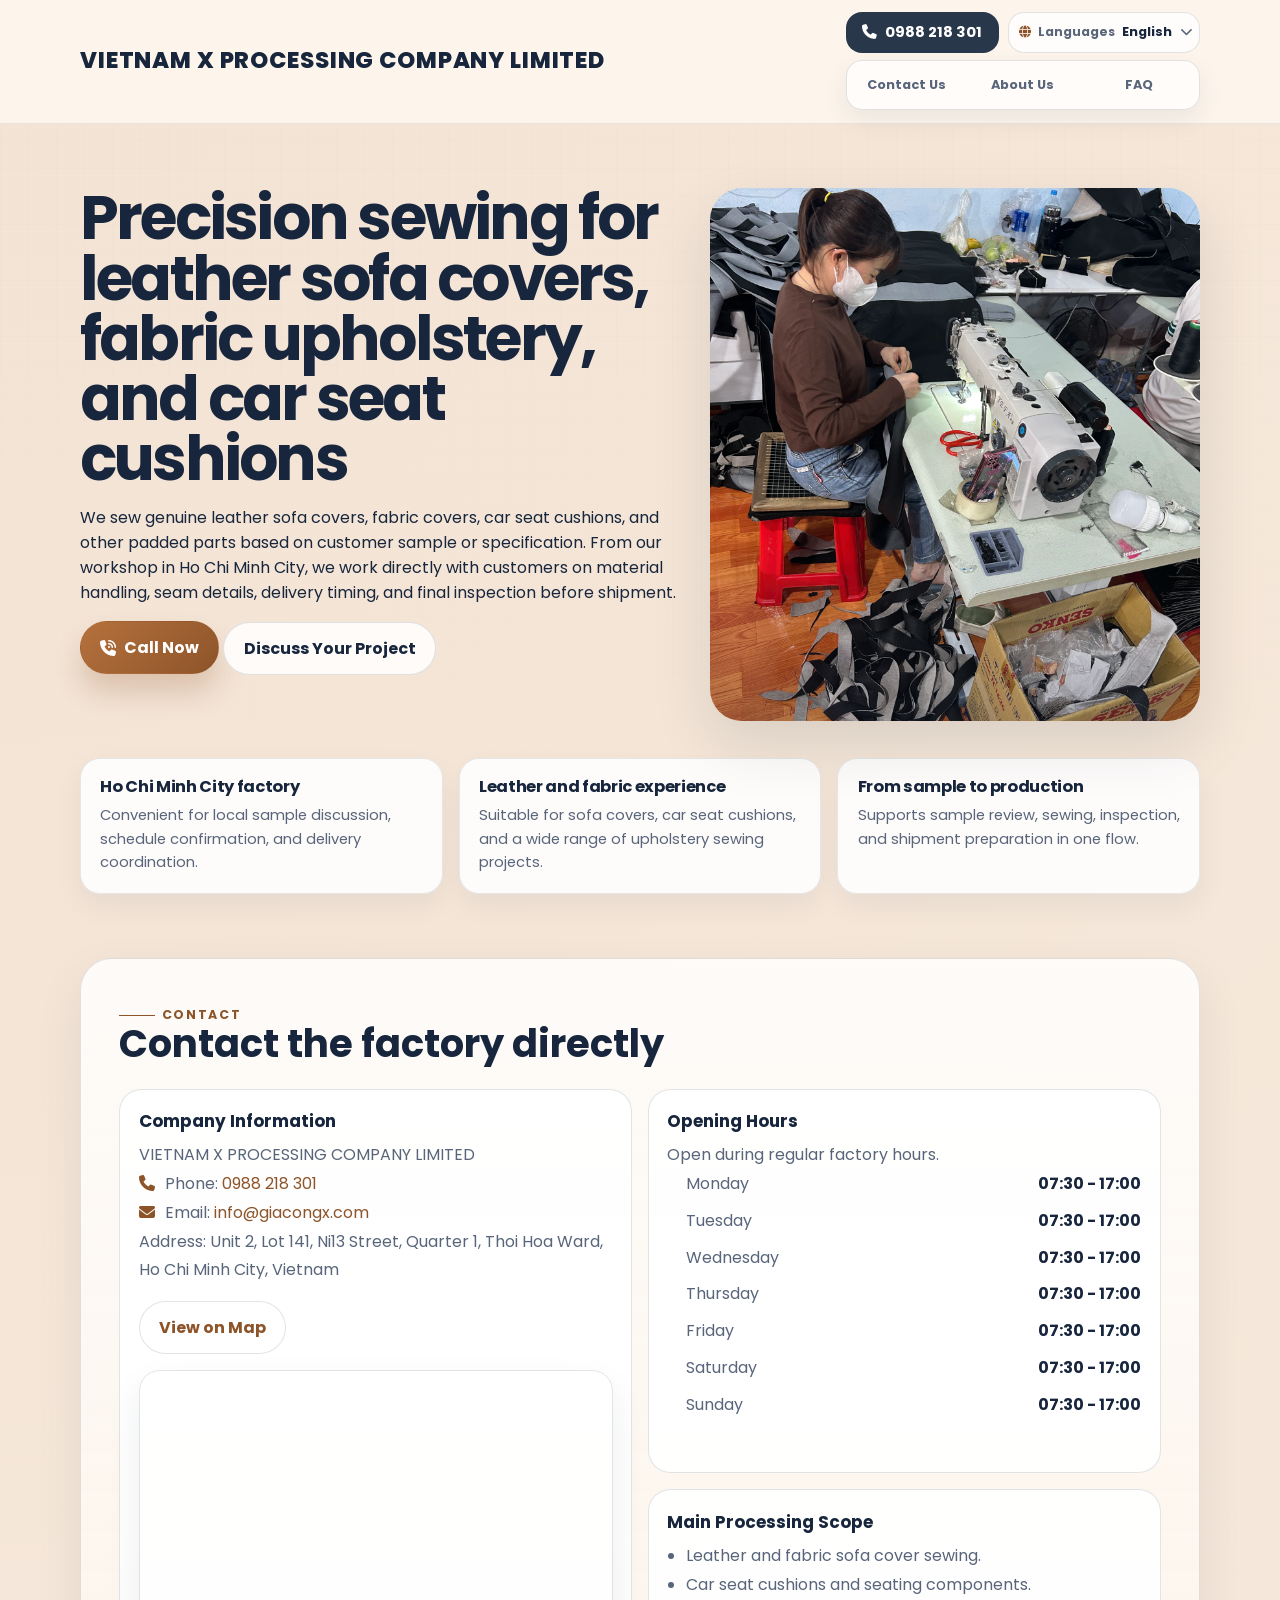
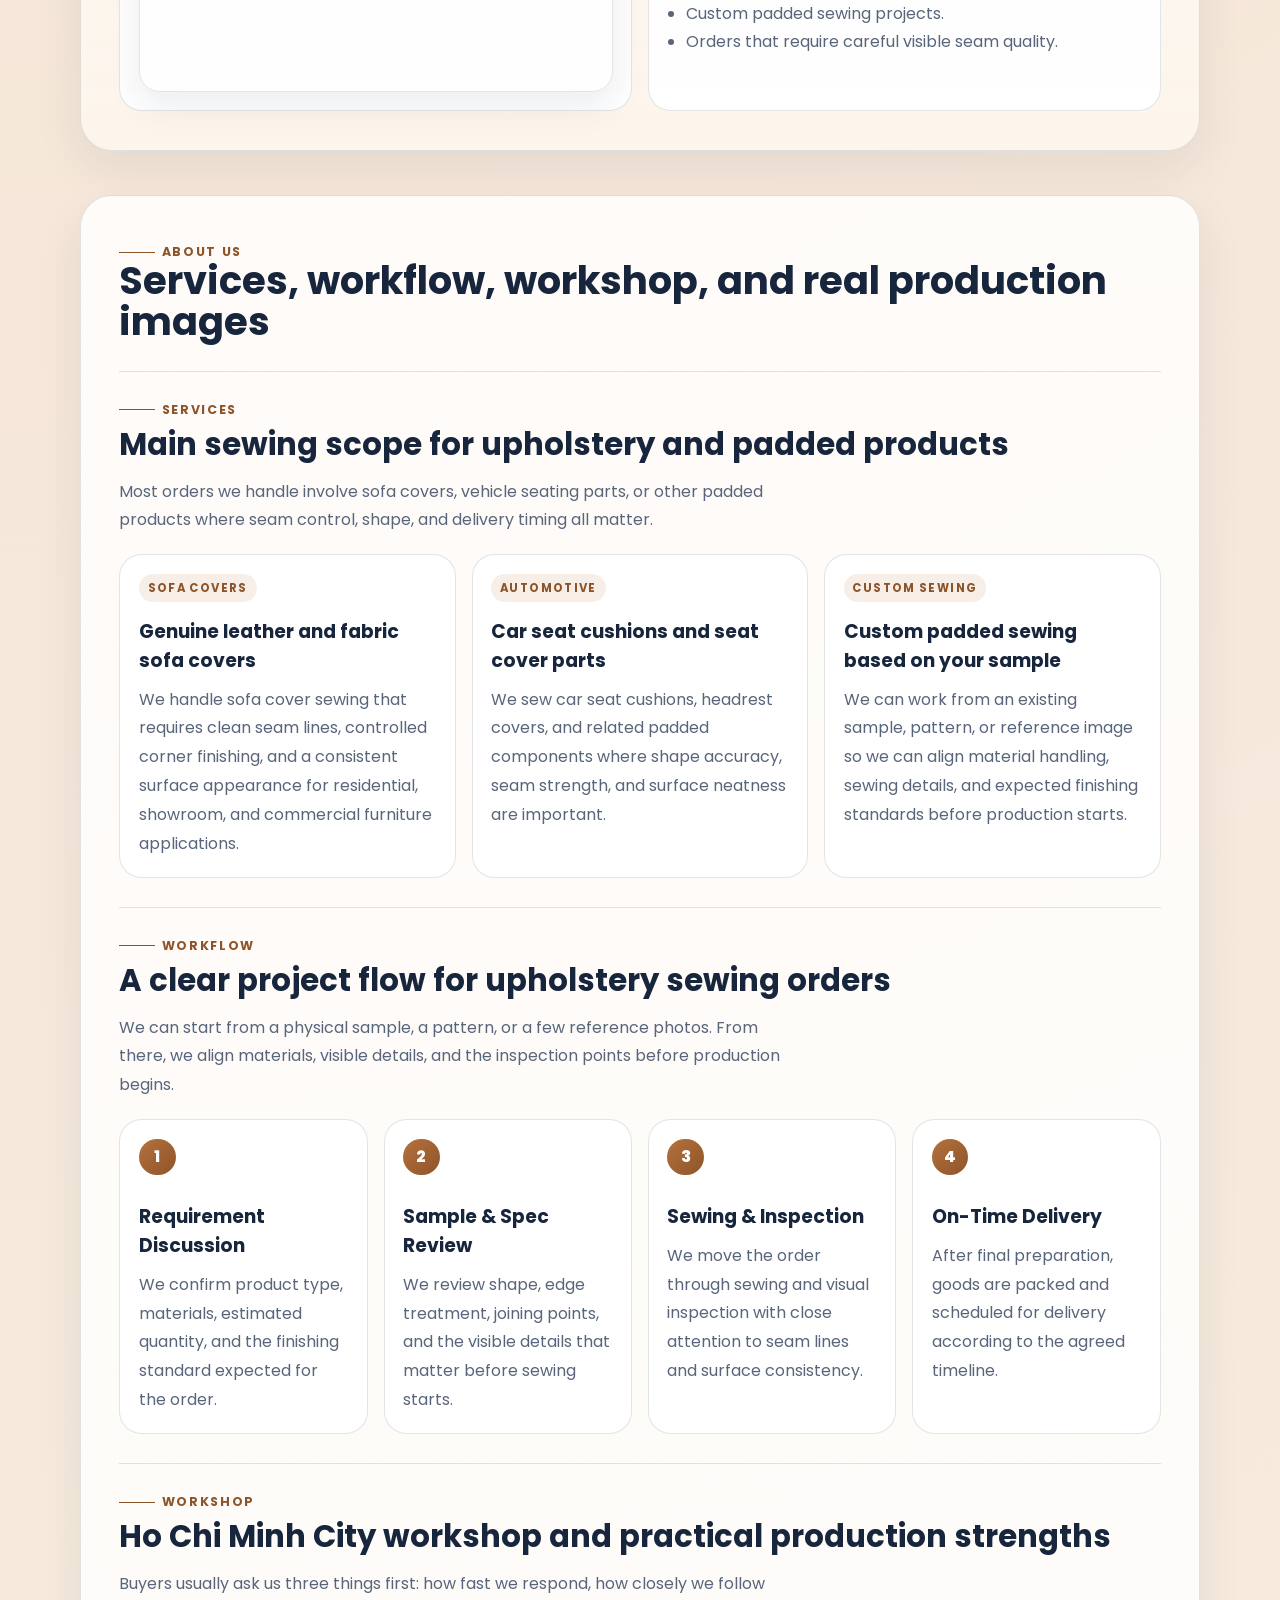
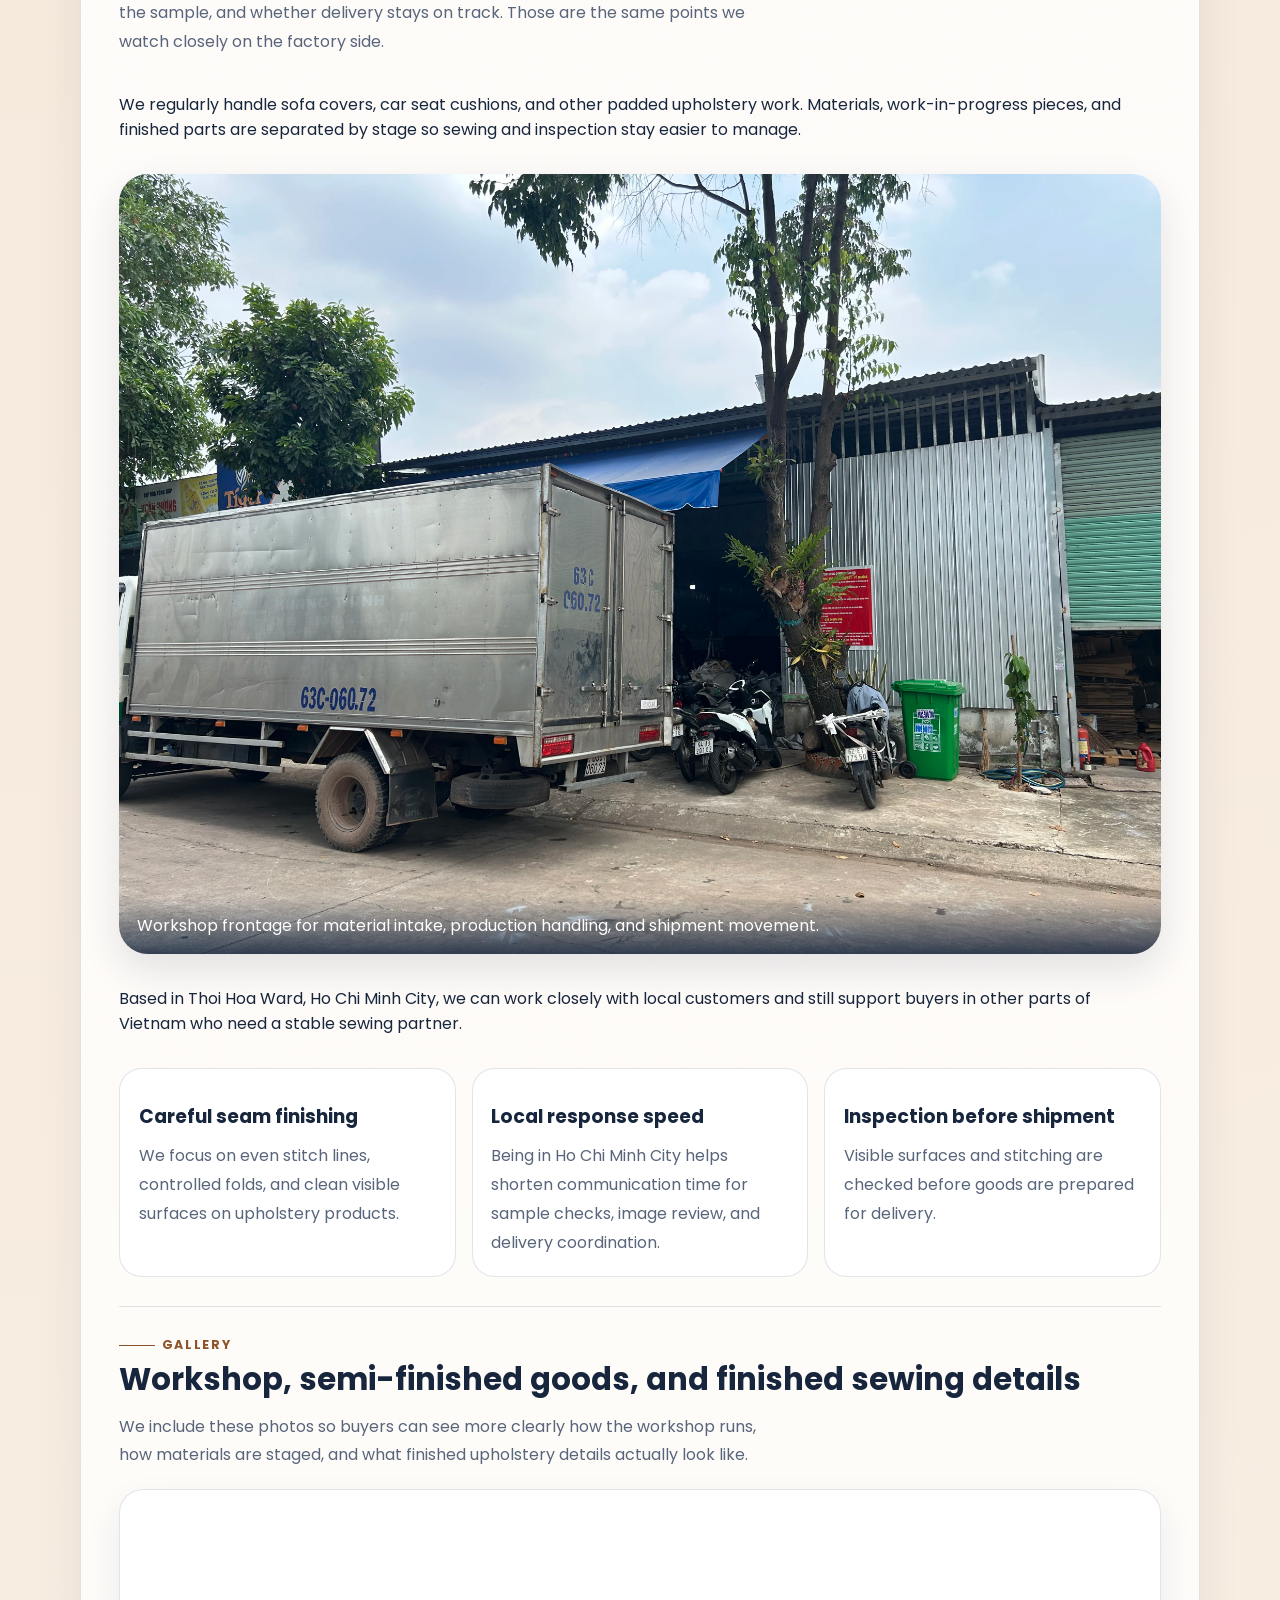
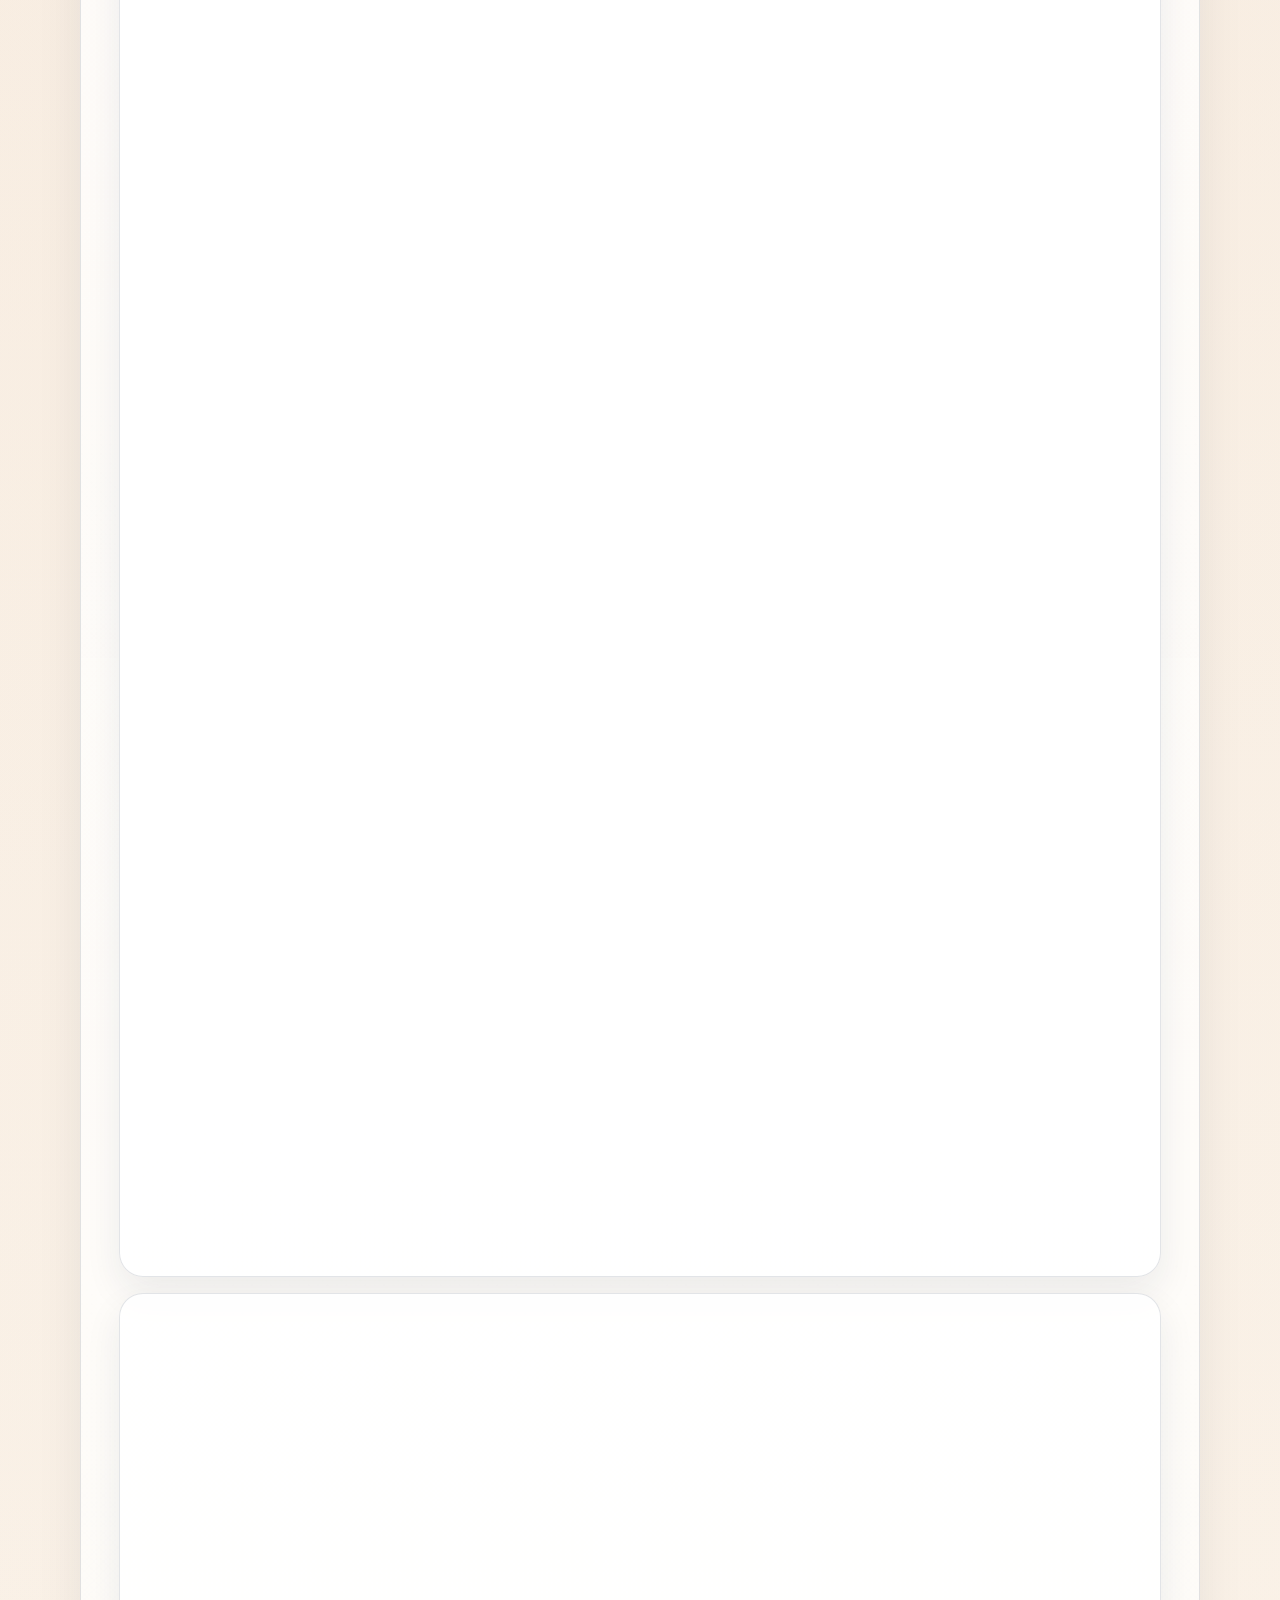
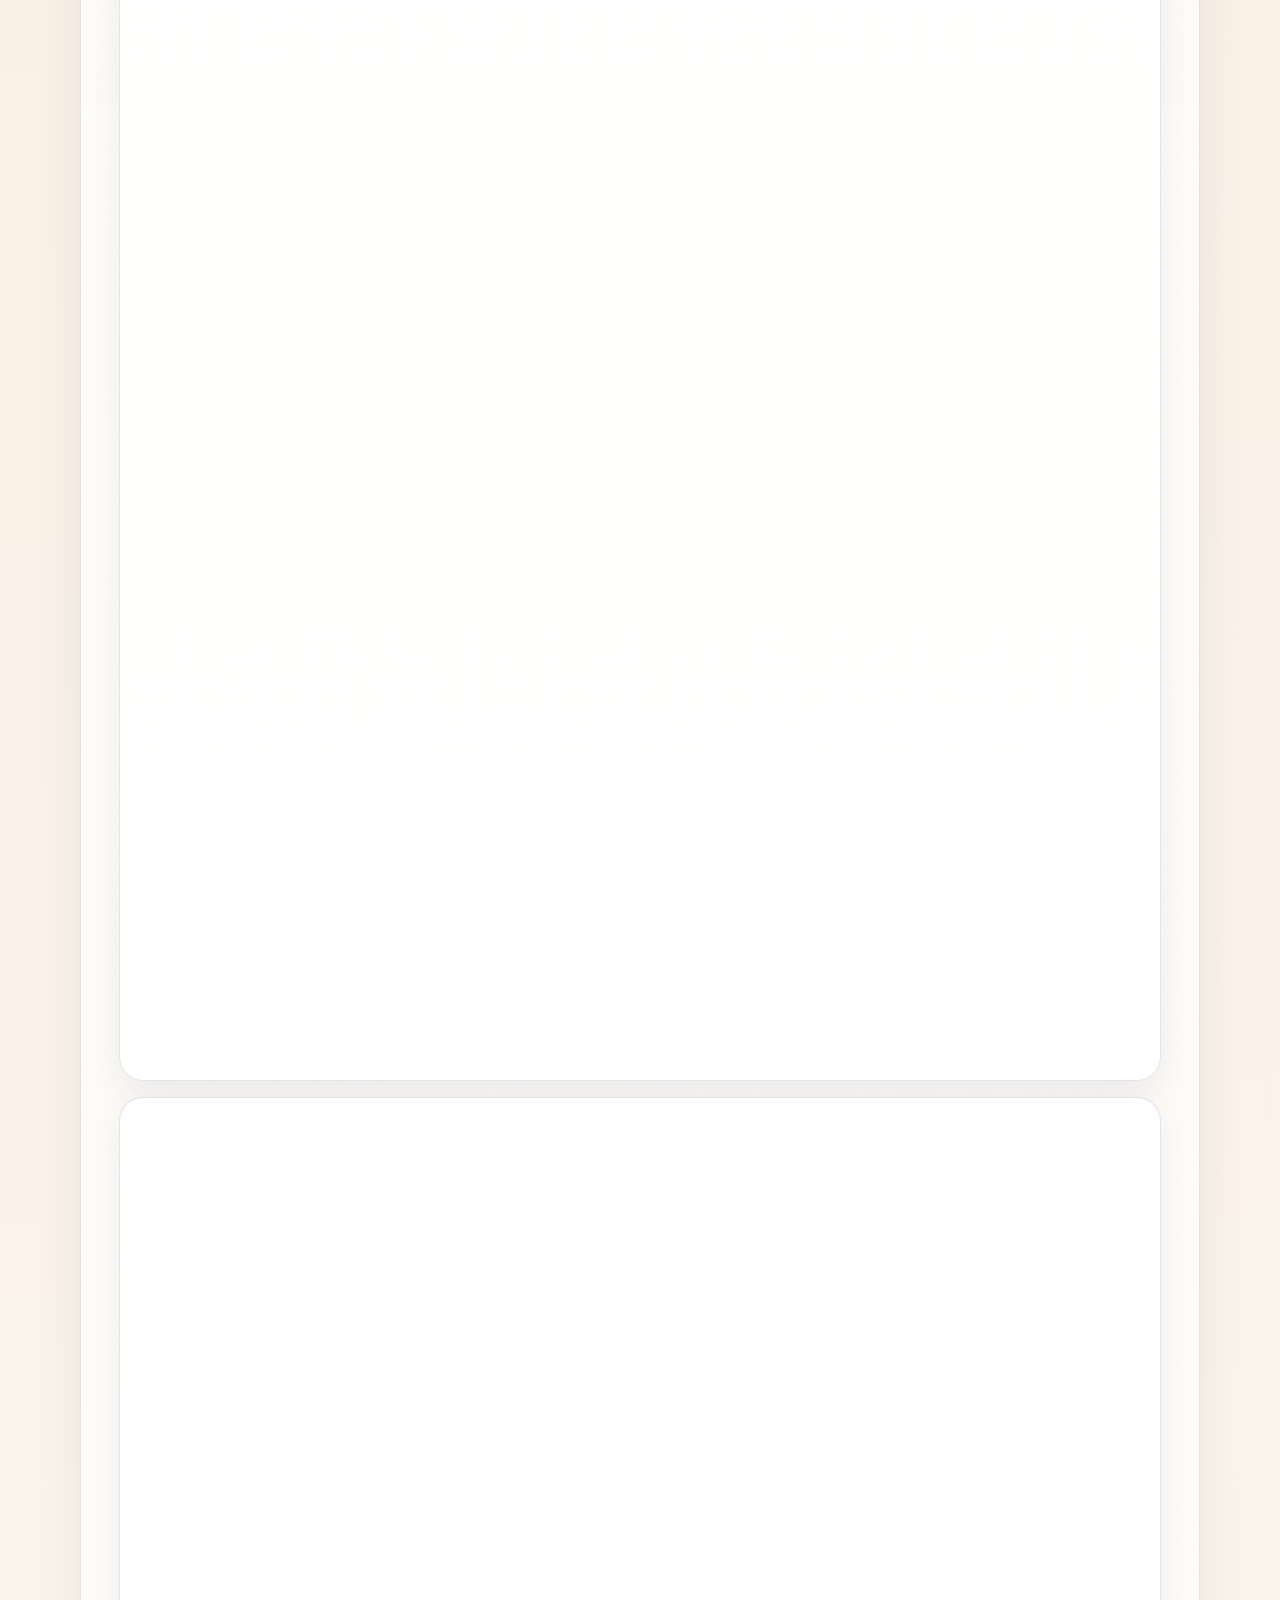
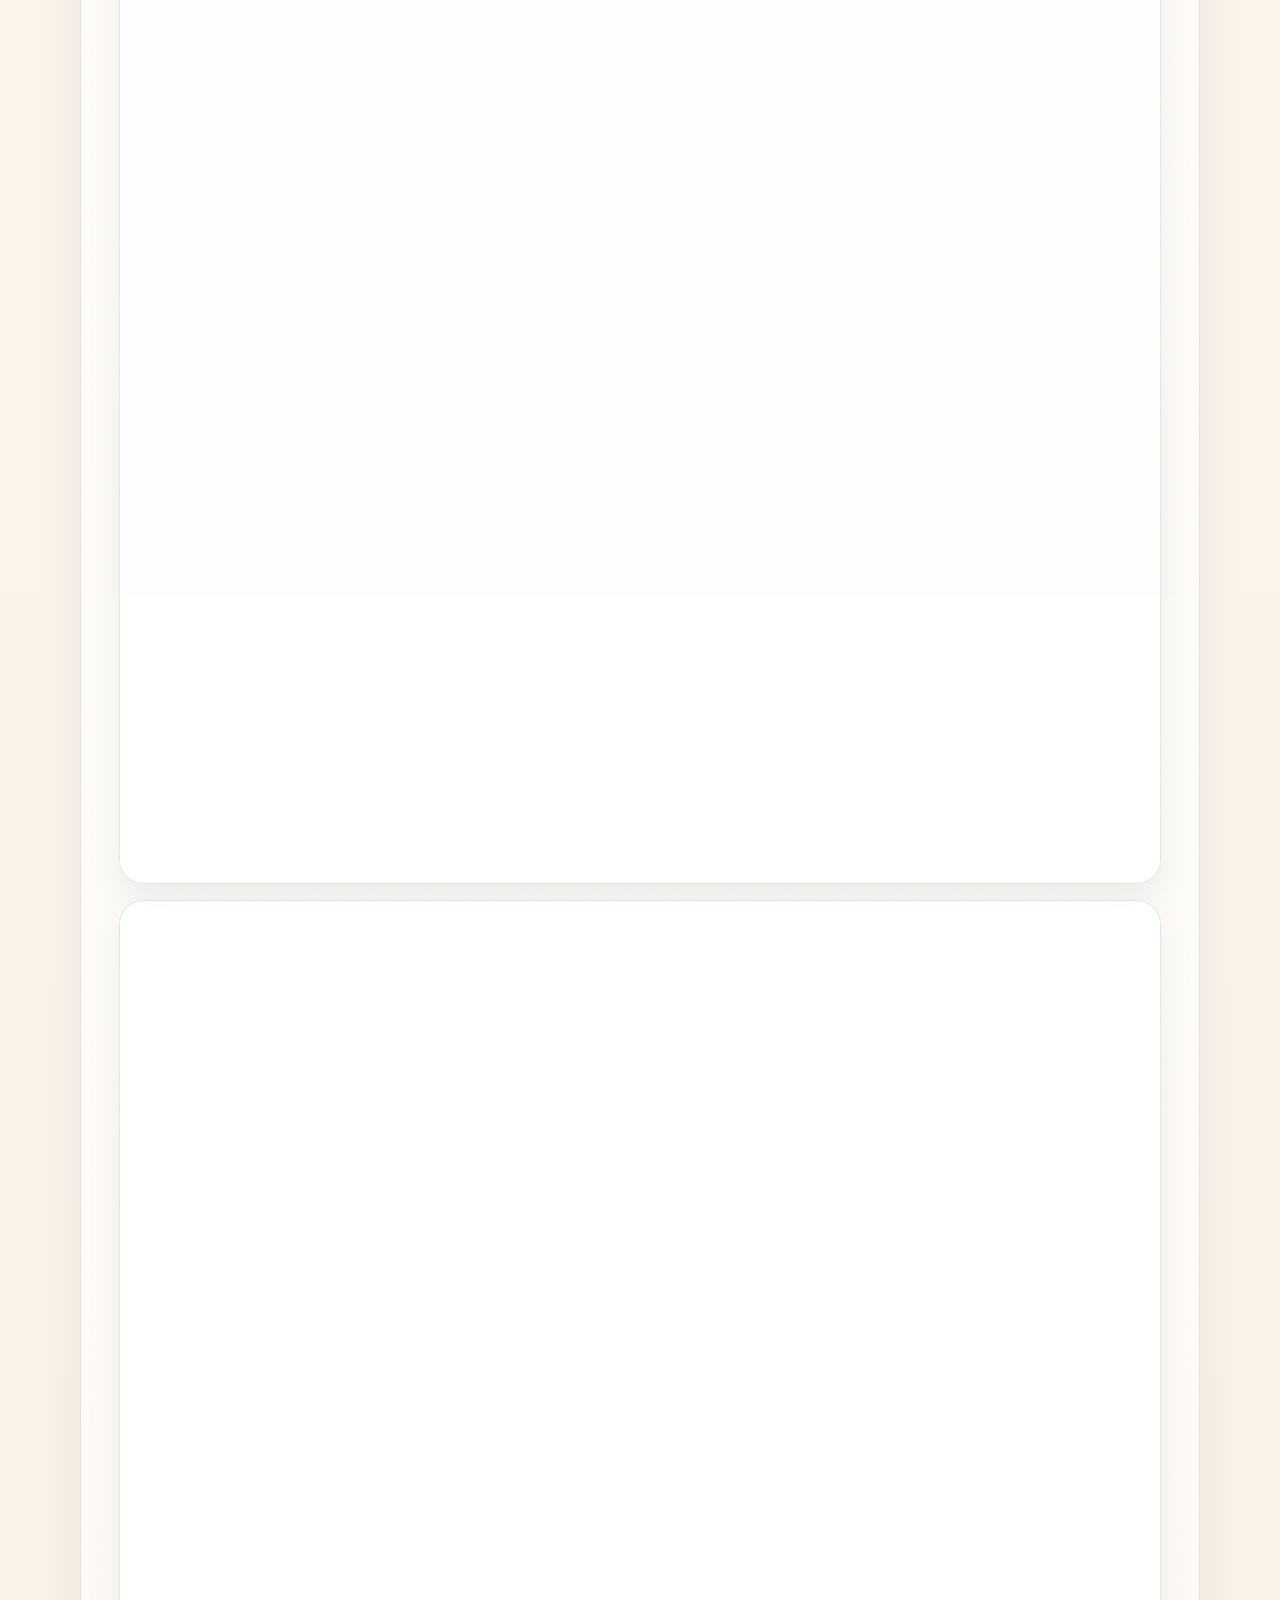
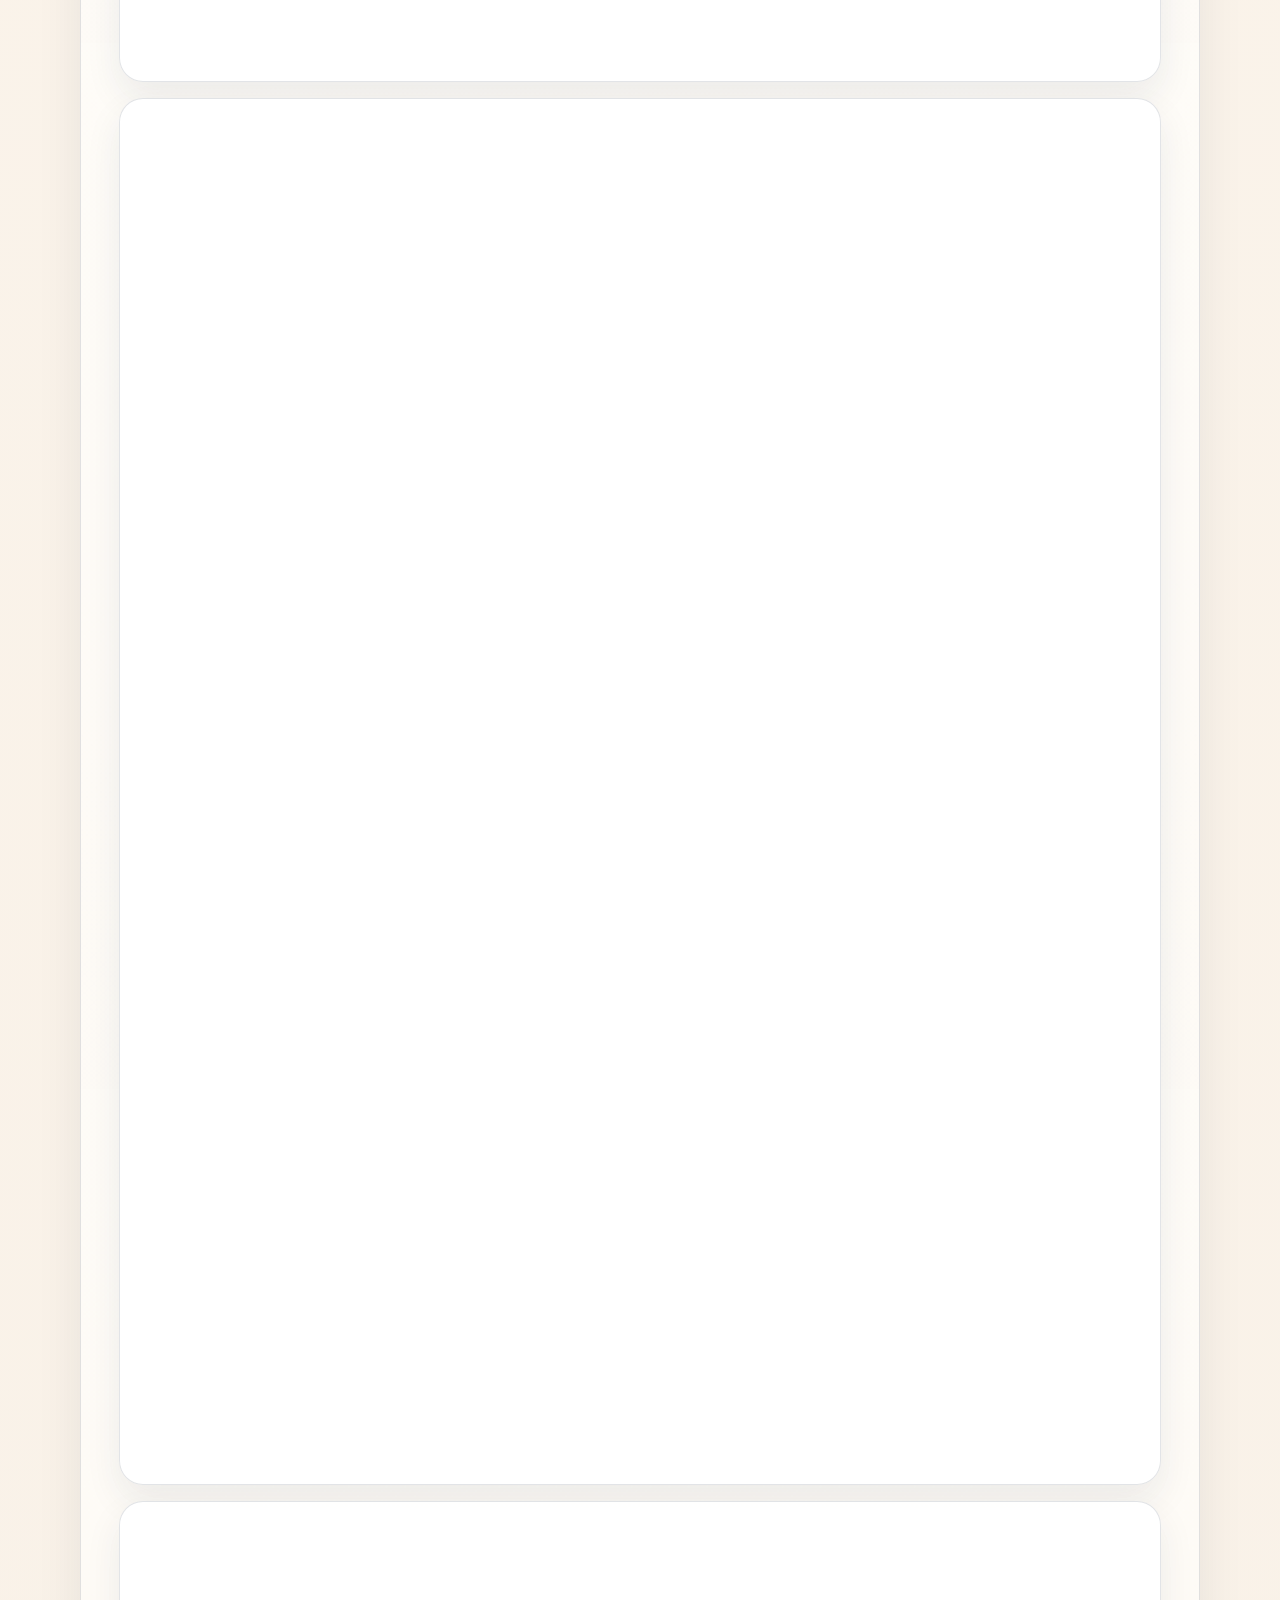
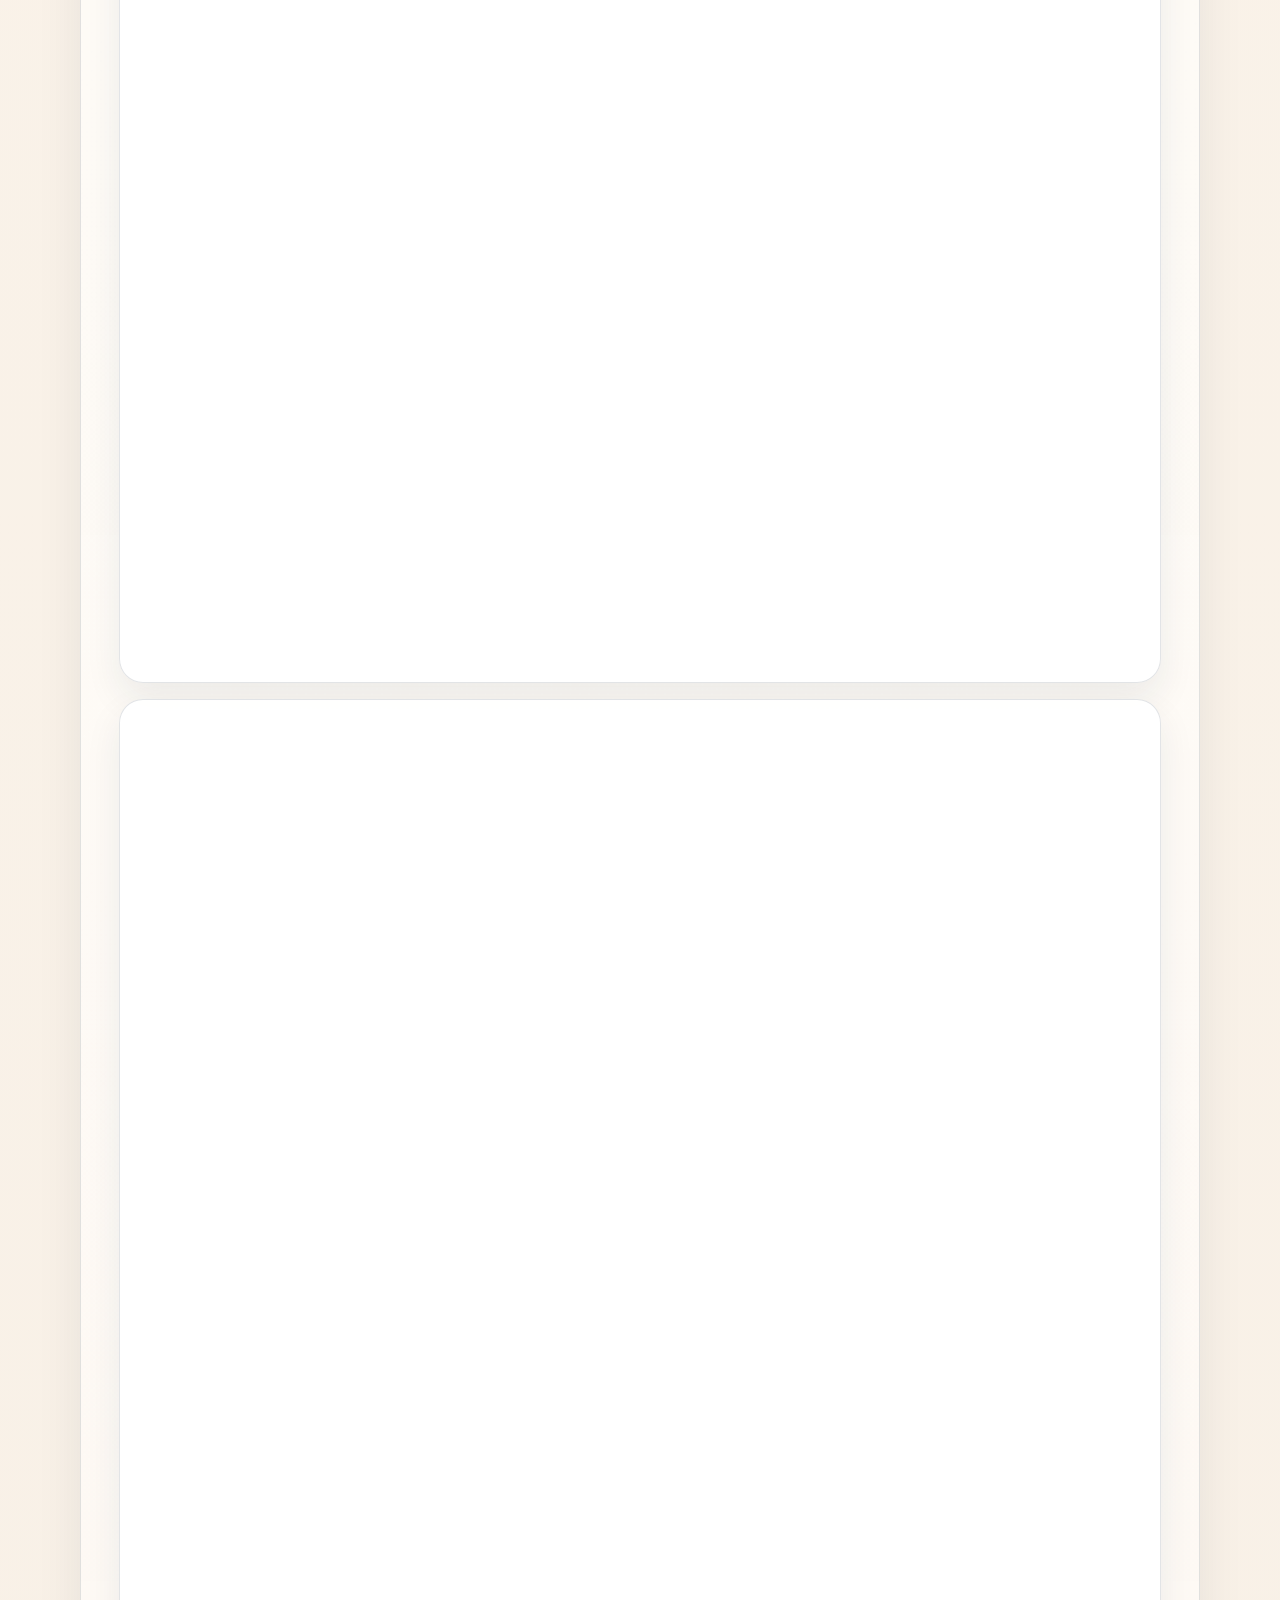
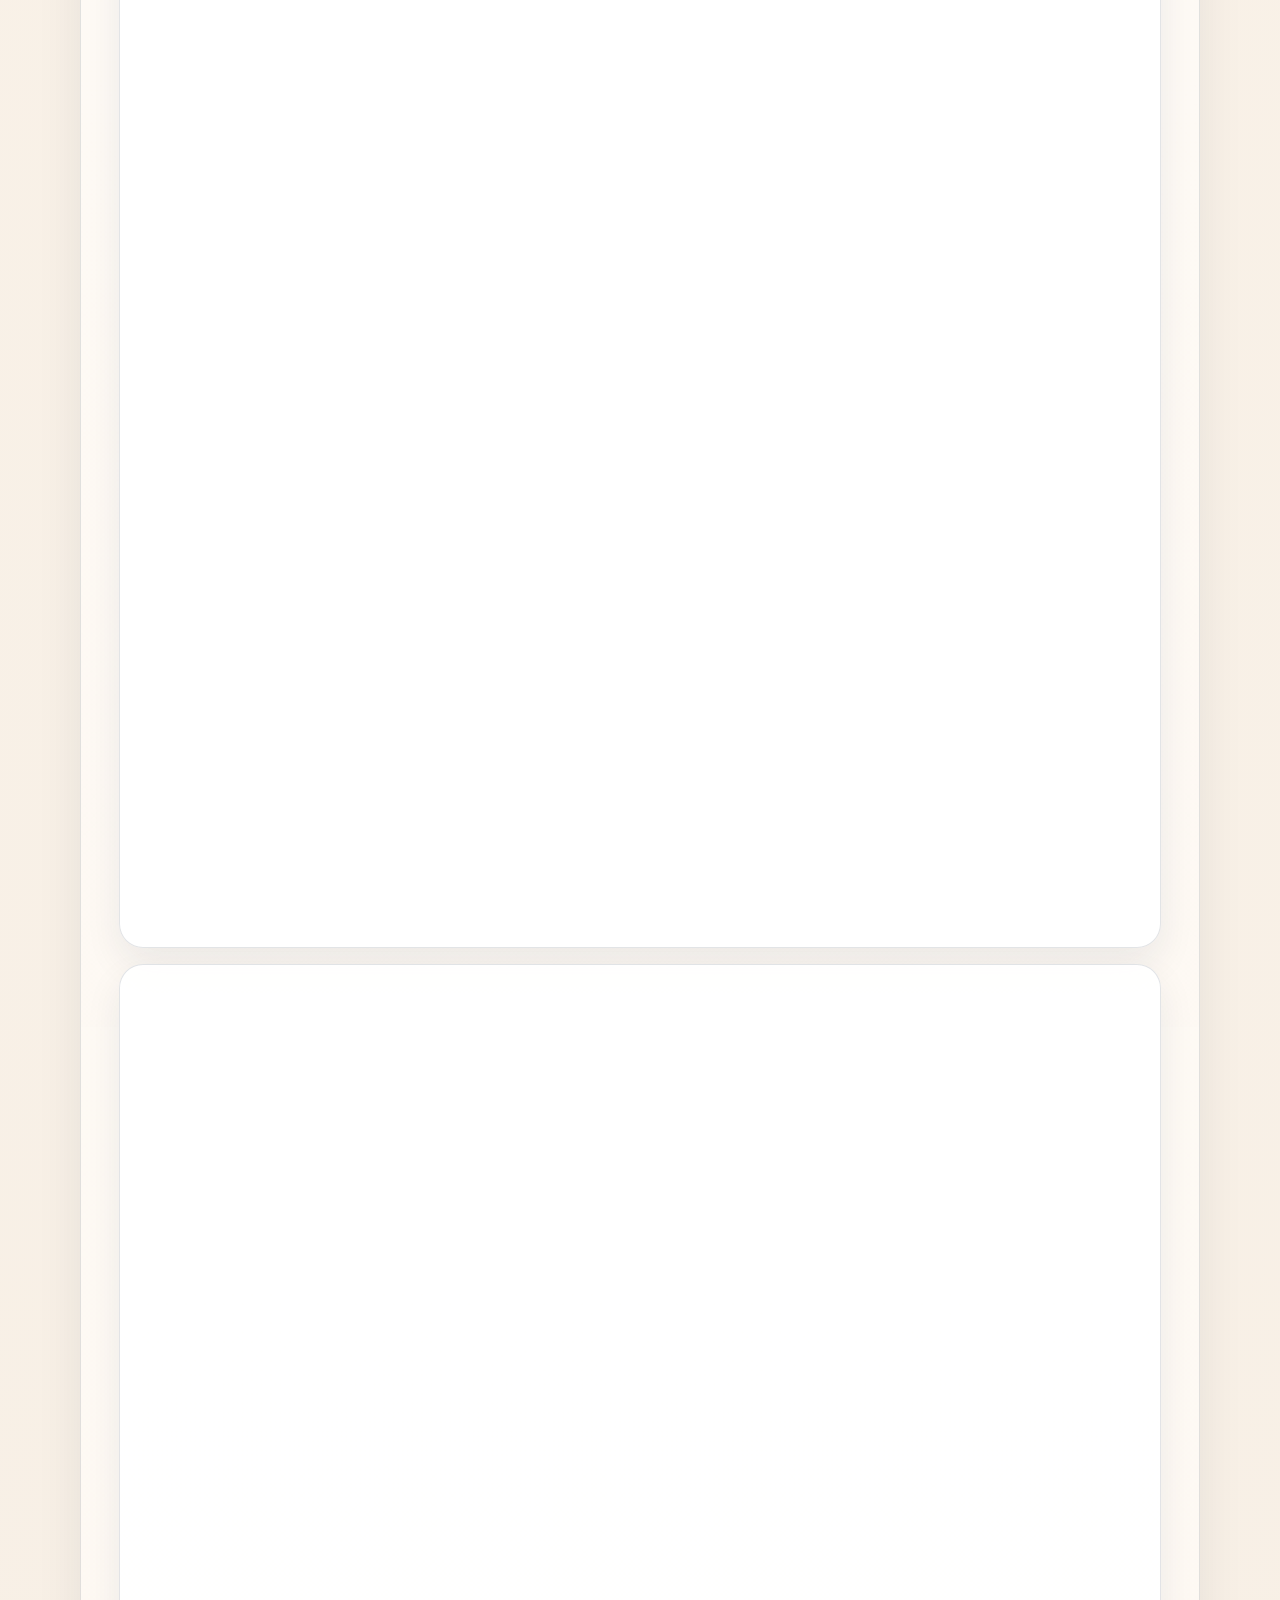
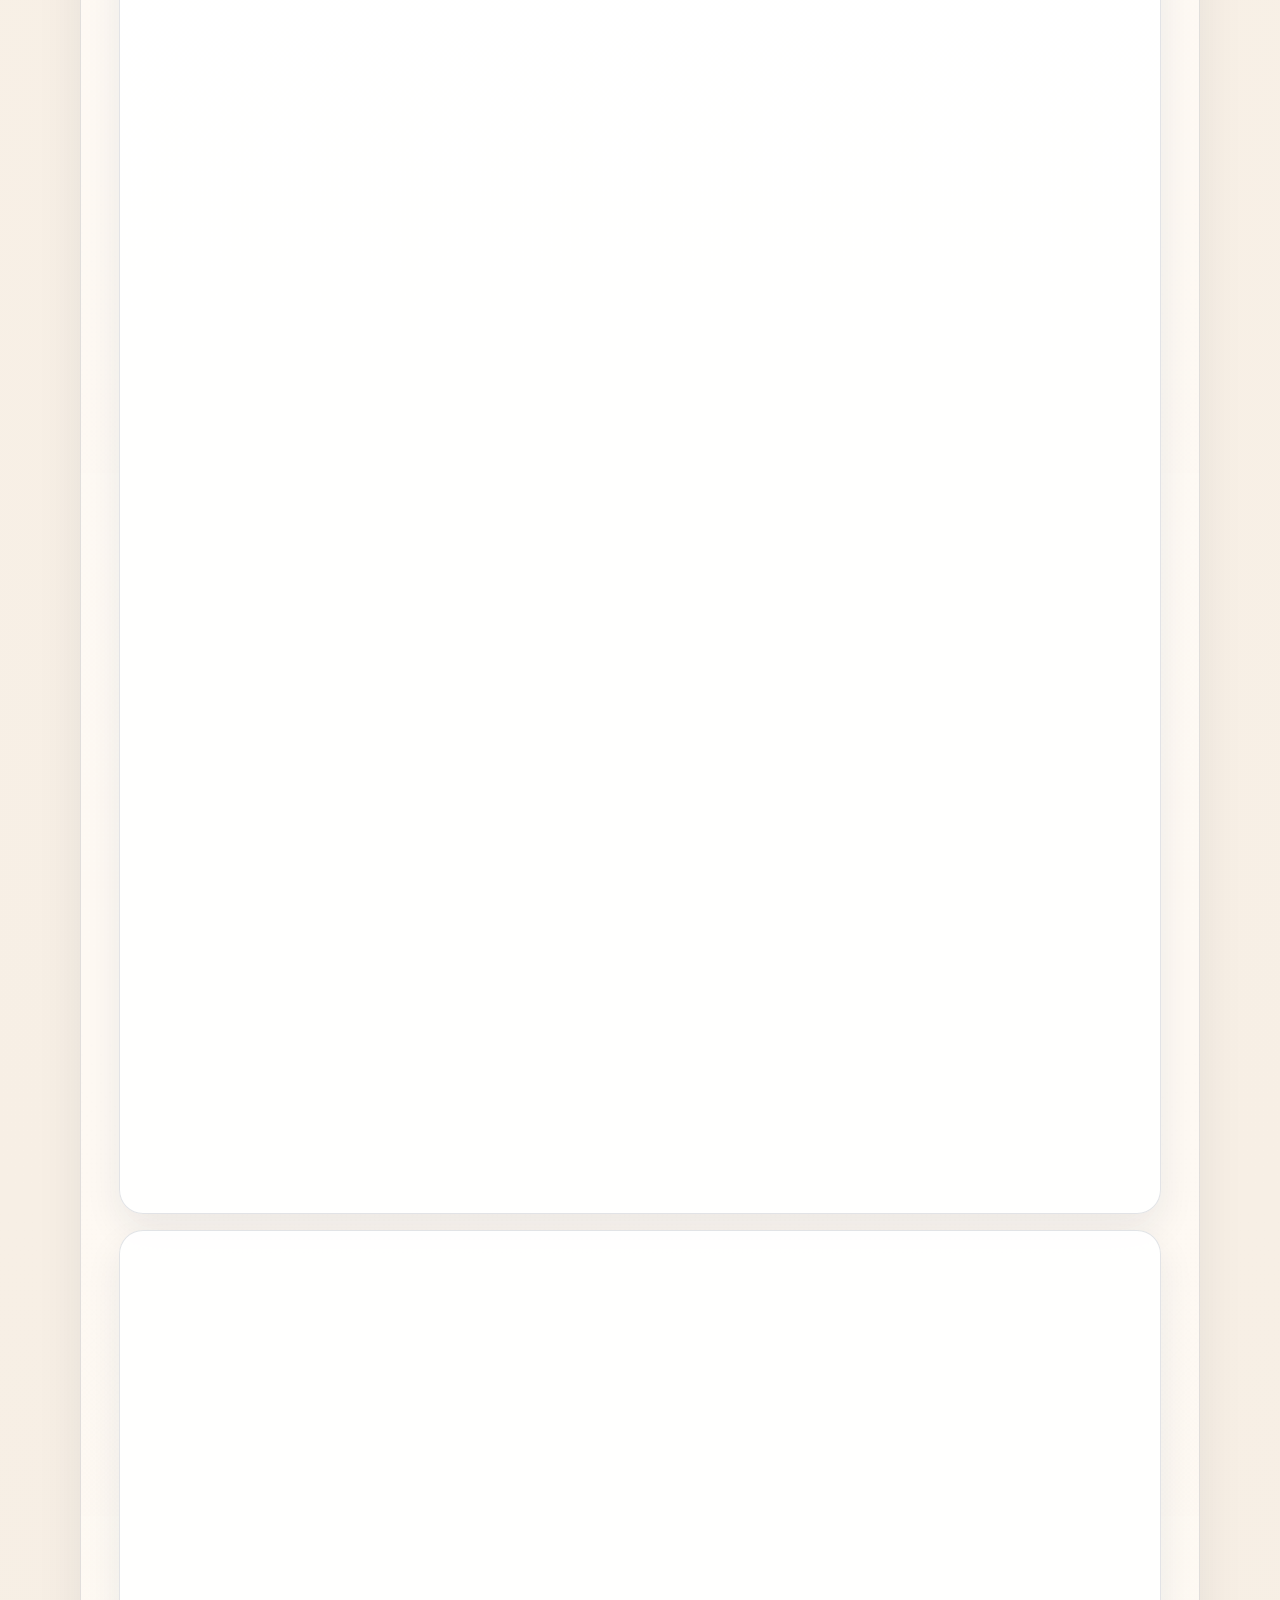
<file: en/index.html>
<!doctype html>
<html lang="en">
<head>
  <meta charset="utf-8">
  <meta name="viewport" content="width=device-width, initial-scale=1">
  <title>Sofa Cover & Car Seat Cushion Sewing Factory in Ho Chi Minh City, Vietnam | Vietnam X Processing Company Limited</title>
  <meta name="description" content="Vietnam X Processing Company Limited is a sewing and upholstery processing factory in Ho Chi Minh City, Vietnam, specializing in genuine leather sofa covers, fabric sofa covers, car seat cushions, and custom padded sewing products for customers across Vietnam.">
  <meta name="keywords" content="sofa cover sewing factory Vietnam, car seat cushion sewing Ho Chi Minh City, leather upholstery manufacturer Vietnam, fabric sofa cover factory Vietnam">
  <meta name="robots" content="index,follow,max-image-preview:large">
  <meta name="theme-color" content="#17263d">
  <link rel="canonical" href="https://www.giacongx.com/en/">
  <link rel="alternate" hreflang="vi" href="https://www.giacongx.com/">
  <link rel="alternate" hreflang="en" href="https://www.giacongx.com/en/">
  <link rel="alternate" hreflang="zh" href="https://www.giacongx.com/zh/">
  <link rel="alternate" hreflang="ja" href="https://www.giacongx.com/ja/">
  <link rel="alternate" hreflang="ko" href="https://www.giacongx.com/ko/">
  <link rel="alternate" hreflang="x-default" href="https://www.giacongx.com/">
  <meta property="og:type" content="website">
  <meta property="og:site_name" content="Vietnam X Processing Company Limited">
  <meta property="og:title" content="Sofa Cover, Fabric Upholstery & Car Seat Cushion Sewing in Ho Chi Minh City">
  <meta property="og:description" content="Precision sewing for genuine leather sofa covers, fabric upholstery, car seat cushions, and other padded products with reliable lead times.">
  <meta property="og:image" content="../assets/images/sewing-line-closeup.webp">
  <meta property="og:locale" content="en_US">
  <meta name="twitter:card" content="summary_large_image">
  <link rel="preconnect" href="https://fonts.googleapis.com">
  <link rel="preconnect" href="https://fonts.gstatic.com" crossorigin>
  <link href="https://fonts.googleapis.com/css2?family=Noto+Sans+JP:wght@400;500;700;800&family=Noto+Sans+KR:wght@400;500;700;800&family=Noto+Sans+SC:wght@400;500;700;800&family=Poppins:wght@400;500;600;700;800&display=swap" rel="stylesheet">
  <link rel="stylesheet" href="https://cdnjs.cloudflare.com/ajax/libs/font-awesome/6.5.2/css/all.min.css">
  <link rel="icon" href="https://www.giacongx.com/assets/images/logo.webp" type="image/webp">
  <link rel="stylesheet" href="../assets/css/site.css">
  <script type="application/ld+json">
    {
      "@context": "https://schema.org",
      "@type": "LocalBusiness",
      "name": "VIETNAM X PROCESSING COMPANY LIMITED",
      "alternateName": "CÔNG TY TNHH GIA CÔNG X VIỆT NAM",
      "description": "Sewing and upholstery processing factory in Ho Chi Minh City, Vietnam for genuine leather sofa covers, fabric sofa covers, car seat cushions, and custom padded sewing products.",
      "telephone": "+84988218301",
      "email": "info@giacongx.com",
      "image": [
        "../assets/images/factory-front.webp",
        "../assets/images/sewing-line-closeup.webp",
        "../assets/images/leather-cover-brown.webp"
      ],
      "logo": "https://www.giacongx.com/assets/images/logo.webp",
      "hasMap": "https://maps.app.goo.gl/C5cqm9W752a1mhqNA",
      "areaServed": [
        "Ho Chi Minh City",
        "Vietnam"
      ],
      "address": {
        "@type": "PostalAddress",
        "streetAddress": "Unit 2, Lot 141, Ni13 Street, Quarter 1, Thoi Hoa Ward",
        "addressLocality": "Ho Chi Minh City",
        "addressCountry": "VN"
      },
      "openingHoursSpecification": {
        "@type": "OpeningHoursSpecification",
        "dayOfWeek": [
          "https://schema.org/Monday",
          "https://schema.org/Tuesday",
          "https://schema.org/Wednesday",
          "https://schema.org/Thursday",
          "https://schema.org/Friday",
          "https://schema.org/Saturday",
          "https://schema.org/Sunday"
        ],
        "opens": "07:30",
        "closes": "17:00"
      },
      "serviceType": [
        "Genuine leather sofa cover sewing",
        "Fabric sofa cover sewing",
        "Car seat cushion sewing",
        "Custom upholstery sewing"
      ]
    }
  </script>
  <script src="../assets/js/site.js" defer></script>
</head>
<body>
  <div class="page-shell">
    <header class="site-header">
      <div class="container topbar">
        <a class="brand" href="https://www.giacongx.com/en/" aria-label="Home">
          <span class="brand-copy">
            <strong>VIETNAM X PROCESSING COMPANY LIMITED</strong>
          </span>
        </a>
        <div class="actions">
          <nav class="site-nav" id="site-nav" data-nav>
            <a href="#contact">Contact Us</a>
            <a href="#about">About Us</a>
            <a href="#faq">FAQ</a>
          </nav>
          <a class="button button-soft phone-button" href="tel:+84988218301"><i class="fa-solid fa-phone" aria-hidden="true"></i><span>0988 218 301</span></a>
          <details class="language-menu" data-language-menu aria-label="Website languages">
            <summary class="language-trigger">
              <span class="lang-title"><i class="fa-solid fa-globe" aria-hidden="true"></i><span>Languages</span></span>
              <span class="language-current">English</span>
              <i class="fa-solid fa-chevron-down language-chevron" aria-hidden="true"></i>
            </summary>
            <div class="language-panel">
              <a class="lang-link" href="https://www.giacongx.com/">Tiếng Việt</a>
              <a class="lang-link is-active" href="https://www.giacongx.com/en/" aria-current="page">English</a>
              <a class="lang-link" href="https://www.giacongx.com/zh/">中文</a>
              <a class="lang-link" href="https://www.giacongx.com/ja/">日本語</a>
              <a class="lang-link" href="https://www.giacongx.com/ko/">한국어</a>
            </div>
          </details>
        </div>
      </div>
    </header>

    <main>
      <section class="hero">
        <div class="container hero-grid">
          <div class="hero-copy reveal">
            <h1 class="hero-title">Precision sewing for leather sofa covers, fabric upholstery, and car seat cushions</h1>
            <p class="hero-lead">We sew genuine leather sofa covers, fabric covers, car seat cushions, and other padded parts based on customer sample or specification. From our workshop in Ho Chi Minh City, we work directly with customers on material handling, seam details, delivery timing, and final inspection before shipment.</p>
            <div class="hero-actions">
              <a class="button" href="tel:+84988218301"><i class="fa-solid fa-phone-volume" aria-hidden="true"></i><span>Call Now</span></a>
              <a class="button button-secondary" href="#contact">Discuss Your Project</a>
            </div>
          </div>

          <div class="hero-media reveal">
            <figure class="hero-frame">
              <img src="../assets/images/sewing-line-closeup.webp" alt="Worker sewing upholstery material" width="1080" height="1440" fetchpriority="high">
            </figure>
          </div>

          <div class="hero-stats">
            <article class="stat">
              <strong>Ho Chi Minh City factory</strong>
              <span>Convenient for local sample discussion, schedule confirmation, and delivery coordination.</span>
            </article>
            <article class="stat">
              <strong>Leather and fabric experience</strong>
              <span>Suitable for sofa covers, car seat cushions, and a wide range of upholstery sewing projects.</span>
            </article>
            <article class="stat">
              <strong>From sample to production</strong>
              <span>Supports sample review, sewing, inspection, and shipment preparation in one flow.</span>
            </article>
          </div>
        </div>
      </section>

      <section id="contact">
        <div class="container section-shell reveal">
          <div class="section-head">
            <div>
              <div class="kicker">Contact</div>
              <h2>Contact the factory directly</h2>
            </div>
            <p>If you need a sofa cover sewing factory in Ho Chi Minh City or a responsive upholstery partner in Vietnam, contact us directly to discuss specifications and schedule.</p>
          </div>
          <div class="contact-grid">
            <article class="contact-card">
              <strong>Company Information</strong>
              <p>VIETNAM X PROCESSING COMPANY LIMITED</p>
              <p class="contact-line"><i class="fa-solid fa-phone" aria-hidden="true"></i><span>Phone: <a href="tel:+84988218301">0988 218 301</a></span></p>
              <p class="contact-line"><i class="fa-solid fa-envelope" aria-hidden="true"></i><span>Email: <a href="mailto:info@giacongx.com">info@giacongx.com</a></span></p>
              <p>Address: Unit 2, Lot 141, Ni13 Street, Quarter 1, Thoi Hoa Ward, Ho Chi Minh City, Vietnam</p>
              <a class="button button-secondary button-map" href="https://maps.app.goo.gl/C5cqm9W752a1mhqNA" target="_blank" rel="noreferrer">View on Map</a>
              <div class="map-embed">
                <iframe src="https://www.google.com/maps/embed?pb=!1m14!1m8!1m3!1d1930.5490100878483!2d106.64852602916369!3d11.113356137836725!3m2!1i1024!2i768!4f13.1!3m3!1m2!1s0x3174cf1de5c8b1c9%3A0x5f0b06e8c2226eaf!2sC%C3%94NG%20TY%20TNHH%20GIA%20C%C3%94NG%20X%20VIETNAM!5e0!3m2!1sen!2s!4v1776452858719!5m2!1sen!2s" title="Vietnam X Processing company map" allowfullscreen="" loading="lazy" referrerpolicy="no-referrer-when-downgrade"></iframe>
              </div>
            </article>
            <div class="contact-stack">
              <article class="contact-card">
                <strong>Opening Hours</strong>
                <p class="hours-note">Open during regular factory hours.</p>
                <ul class="hours-list">
                  <li><span>Monday</span><span>07:30 - 17:00</span></li>
                  <li><span>Tuesday</span><span>07:30 - 17:00</span></li>
                  <li><span>Wednesday</span><span>07:30 - 17:00</span></li>
                  <li><span>Thursday</span><span>07:30 - 17:00</span></li>
                  <li><span>Friday</span><span>07:30 - 17:00</span></li>
                  <li><span>Saturday</span><span>07:30 - 17:00</span></li>
                  <li><span>Sunday</span><span>07:30 - 17:00</span></li>
                </ul>
              </article>
              <article class="contact-card">
                <strong>Main Processing Scope</strong>
                <ul>
                  <li>Leather and fabric sofa cover sewing.</li>
                  <li>Car seat cushions and seating components.</li>
                  <li>Custom padded sewing projects.</li>
                  <li>Orders that require careful visible seam quality.</li>
                </ul>
              </article>
            </div>
          </div>
        </div>
      </section>

      <section id="about">
        <div class="container section-shell reveal">
          <div class="section-head">
            <div>
              <div class="kicker">About Us</div>
              <h2>Services, workflow, workshop, and real production images</h2>
            </div>
            <p>In this section, we show what we sew, how projects move forward, and what the workshop actually looks like day to day.</p>
          </div>
          <div class="section-subgroup" id="services">
            <div>
              <div class="kicker">Services</div>
              <h3 class="section-subtitle">Main sewing scope for upholstery and padded products</h3>
            </div>
            <p class="section-note">Most orders we handle involve sofa covers, vehicle seating parts, or other padded products where seam control, shape, and delivery timing all matter.</p>
          </div>
          <div class="grid-3">
            <article class="service-card">
              <span class="tag">Sofa Covers</span>
              <h3>Genuine leather and fabric sofa covers</h3>
              <p>We handle sofa cover sewing that requires clean seam lines, controlled corner finishing, and a consistent surface appearance for residential, showroom, and commercial furniture applications.</p>
            </article>
            <article class="service-card">
              <span class="tag">Automotive</span>
              <h3>Car seat cushions and seat cover parts</h3>
              <p>We sew car seat cushions, headrest covers, and related padded components where shape accuracy, seam strength, and surface neatness are important.</p>
            </article>
            <article class="service-card">
              <span class="tag">Custom Sewing</span>
              <h3>Custom padded sewing based on your sample</h3>
              <p>We can work from an existing sample, pattern, or reference image so we can align material handling, sewing details, and expected finishing standards before production starts.</p>
            </article>
          </div>
          <div class="section-subgroup" id="process">
            <div>
              <div class="kicker">Workflow</div>
              <h3 class="section-subtitle">A clear project flow for upholstery sewing orders</h3>
            </div>
            <p class="section-note">We can start from a physical sample, a pattern, or a few reference photos. From there, we align materials, visible details, and the inspection points before production begins.</p>
          </div>
          <div class="process-grid">
            <article class="process-card">
              <div class="process-number">1</div>
              <h3>Requirement Discussion</h3>
              <p>We confirm product type, materials, estimated quantity, and the finishing standard expected for the order.</p>
            </article>
            <article class="process-card">
              <div class="process-number">2</div>
              <h3>Sample &amp; Spec Review</h3>
              <p>We review shape, edge treatment, joining points, and the visible details that matter before sewing starts.</p>
            </article>
            <article class="process-card">
              <div class="process-number">3</div>
              <h3>Sewing &amp; Inspection</h3>
              <p>We move the order through sewing and visual inspection with close attention to seam lines and surface consistency.</p>
            </article>
            <article class="process-card">
              <div class="process-number">4</div>
              <h3>On-Time Delivery</h3>
              <p>After final preparation, goods are packed and scheduled for delivery according to the agreed timeline.</p>
            </article>
          </div>
          <div class="section-subgroup" id="factory">
            <div>
              <div class="kicker">Workshop</div>
              <h3 class="section-subtitle">Ho Chi Minh City workshop and practical production strengths</h3>
            </div>
            <p class="section-note">Buyers usually ask us three things first: how fast we respond, how closely we follow the sample, and whether delivery stays on track. Those are the same points we watch closely on the factory side.</p>
          </div>
          <div class="factory-grid">
            <div class="factory-copy factory-copy-wide">
              <p>We regularly handle sofa covers, car seat cushions, and other padded upholstery work. Materials, work-in-progress pieces, and finished parts are separated by stage so sewing and inspection stay easier to manage.</p>
              <figure class="photo-card">
                <img src="../assets/images/factory-front.webp" alt="Front view of Vietnam X Processing sewing workshop" width="4032" height="3024" loading="lazy" decoding="async">
                <figcaption>Workshop frontage for material intake, production handling, and shipment movement.</figcaption>
              </figure>
              <p>Based in Thoi Hoa Ward, Ho Chi Minh City, we can work closely with local customers and still support buyers in other parts of Vietnam who need a stable sewing partner.</p>
              <div class="grid-3">
                <article class="advantage-card">
                  <h3>Careful seam finishing</h3>
                  <p>We focus on even stitch lines, controlled folds, and clean visible surfaces on upholstery products.</p>
                </article>
                <article class="advantage-card">
                  <h3>Local response speed</h3>
                  <p>Being in Ho Chi Minh City helps shorten communication time for sample checks, image review, and delivery coordination.</p>
                </article>
                <article class="advantage-card">
                  <h3>Inspection before shipment</h3>
                  <p>Visible surfaces and stitching are checked before goods are prepared for delivery.</p>
                </article>
              </div>
            </div>
          </div>
          <div class="section-subgroup" id="gallery">
            <div>
              <div class="kicker">Gallery</div>
              <h3 class="section-subtitle">Workshop, semi-finished goods, and finished sewing details</h3>
            </div>
            <p class="section-note">We include these photos so buyers can see more clearly how the workshop runs, how materials are staged, and what finished upholstery details actually look like.</p>
          </div>
          <div class="gallery-grid">
              <figure class="gallery-item">
                <img src="../assets/images/Cutting process 1.webp" alt="Workers spreading multiple upholstery material layers across a long cutting table" width="4284" height="5712" loading="lazy" decoding="async">
              </figure>
              <figure class="gallery-item">
                <img src="../assets/images/Cutting process 2.webp" alt="Close-up of a worker aligning stacked material edges on the cutting table" width="4284" height="5712" loading="lazy" decoding="async">
              </figure>
              <figure class="gallery-item">
                <img src="../assets/images/Cutting process 3.webp" alt="Long cutting table prepared with layered upholstery material inside the workshop" width="4284" height="5712" loading="lazy" decoding="async">
              </figure>
              <figure class="gallery-item">
                <img src="../assets/images/Cutting process 4.webp" alt="Material rolls mounted on the feed rack beside the cutting table" width="5712" height="4284" loading="lazy" decoding="async">
              </figure>
              <figure class="gallery-item">
                <img src="../assets/images/Cutting process 5.webp" alt="Layered material feeding from the roll onto the workshop cutting table" width="4284" height="5712" loading="lazy" decoding="async">
              </figure>
            <figure class="gallery-item tall">
              <img src="../assets/images/material-preparation.webp" alt="Prepared upholstery material stacks inside the workshop" width="4032" height="3024" loading="lazy" decoding="async">
            </figure>
            <figure class="gallery-item tall">
              <img src="../assets/images/leather-cover-brown.webp" alt="Brown genuine leather sofa cover detail" width="1080" height="1920" loading="lazy" decoding="async">
            </figure>
            <figure class="gallery-item">
              <img src="../assets/images/black-seat-cover.webp" alt="Black sewn seat cover component" width="1080" height="1920" loading="lazy" decoding="async">
            </figure>
            <figure class="gallery-item">
              <img src="../assets/images/beige-seat-cover.webp" alt="Beige seat cover component with shaped stitching" width="1080" height="1920" loading="lazy" decoding="async">
            </figure>
            <figure class="gallery-item wide">
              <img src="../assets/images/factory-exterior-wide.webp" alt="Exterior material handling area at the sewing workshop" width="4032" height="3024" loading="lazy" decoding="async">
            </figure>
            <figure class="gallery-item">
              <img src="../assets/images/interior photo 6.webp" alt="Interior sewing line with workers at the production floor" width="3024" height="4032" loading="lazy" decoding="async">
            </figure>
            <figure class="gallery-item">
              <img src="../assets/images/interior photo 9.webp" alt="Close-up of a sewing machine and work table inside the workshop" width="3024" height="4032" loading="lazy" decoding="async">
            </figure>
            <figure class="gallery-item">
              <img src="../assets/images/interior photo 13.webp" alt="Workers sewing at their stations with materials arranged nearby" width="4032" height="3024" loading="lazy" decoding="async">
            </figure>
            <figure class="gallery-item">
              <img src="../assets/images/interior photo 17.webp" alt="Industrial sewing machine with thread cones and upholstery material on the table" width="4032" height="3024" loading="lazy" decoding="async">
            </figure>
          </div>
        </div>
      </section>

      <section id="faq">
        <div class="container section-shell reveal">
          <div class="section-head">
            <div>
              <div class="kicker">FAQ</div>
              <h2>Common questions from buyers looking for a sewing factory in Vietnam</h2>
            </div>
            <p>These are the questions we hear most often from customers comparing upholstery sewing factories in Ho Chi Minh City and across Vietnam.</p>
          </div>
          <div class="faq-list">
            <details>
              <summary>What products do you sew?</summary>
              <p>We specialize in genuine leather sofa covers, fabric sofa covers, car seat cushions, headrest covers, and other padded upholstery products that require careful seam finishing.</p>
            </details>
            <details>
              <summary>Can you work from our sample or pattern?</summary>
              <p>Yes. We can work from a physical sample, a pattern, or reference images so the sewing approach and expected finish are aligned before production.</p>
            </details>
            <details>
              <summary>Which areas do you serve?</summary>
              <p>We are based in Ho Chi Minh City for fast local coordination, and we also support customers in other parts of Vietnam who need an upholstery sewing partner.</p>
            </details>
            <details>
              <summary>How do we request a quotation?</summary>
              <p>Please call 0988 218 301 and share product type, material, quantity estimate, and any available sample or technical reference.</p>
            </details>
          </div>
        </div>
      </section>
    </main>

    <footer class="footer">
      <div class="container footer-inner">
        <p>&copy; <span data-year></span> Vietnam X Processing Company Limited</p>
      </div>
    </footer>
  </div>
</body>
</html>
</file>
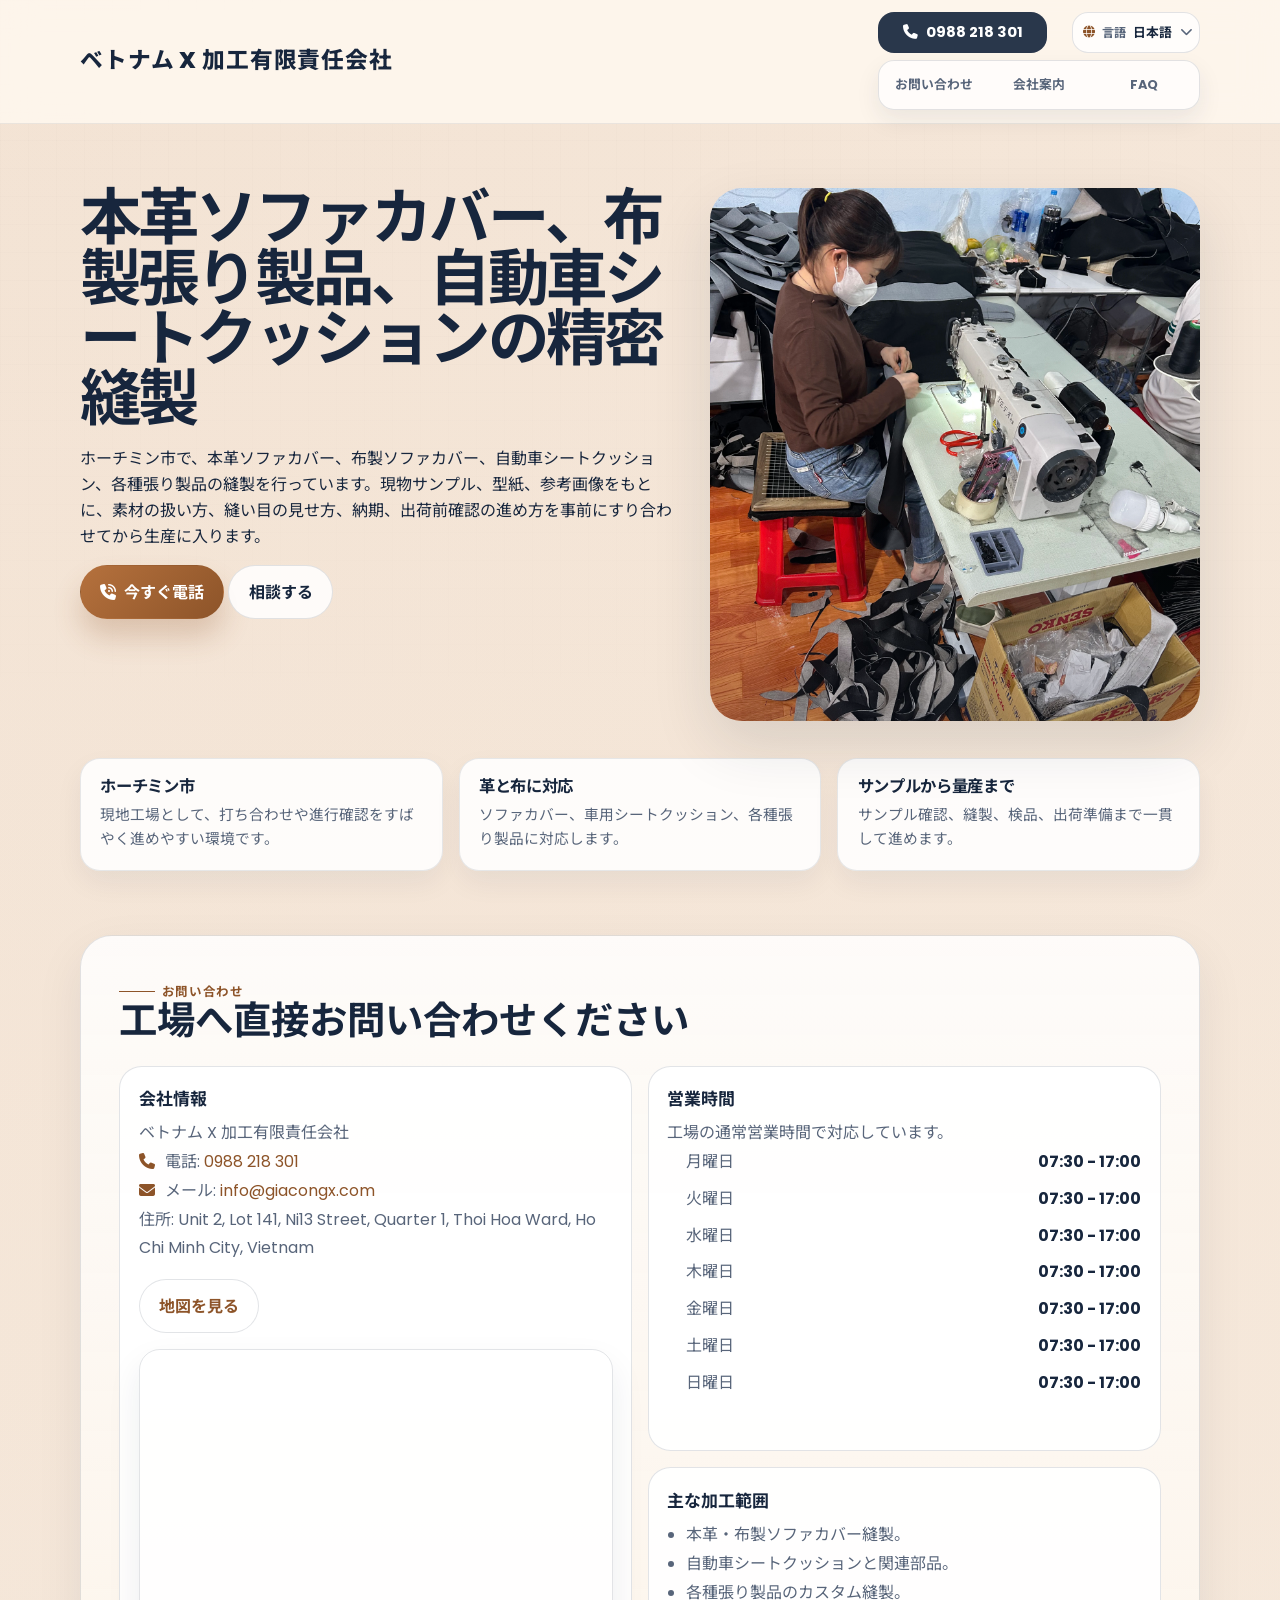
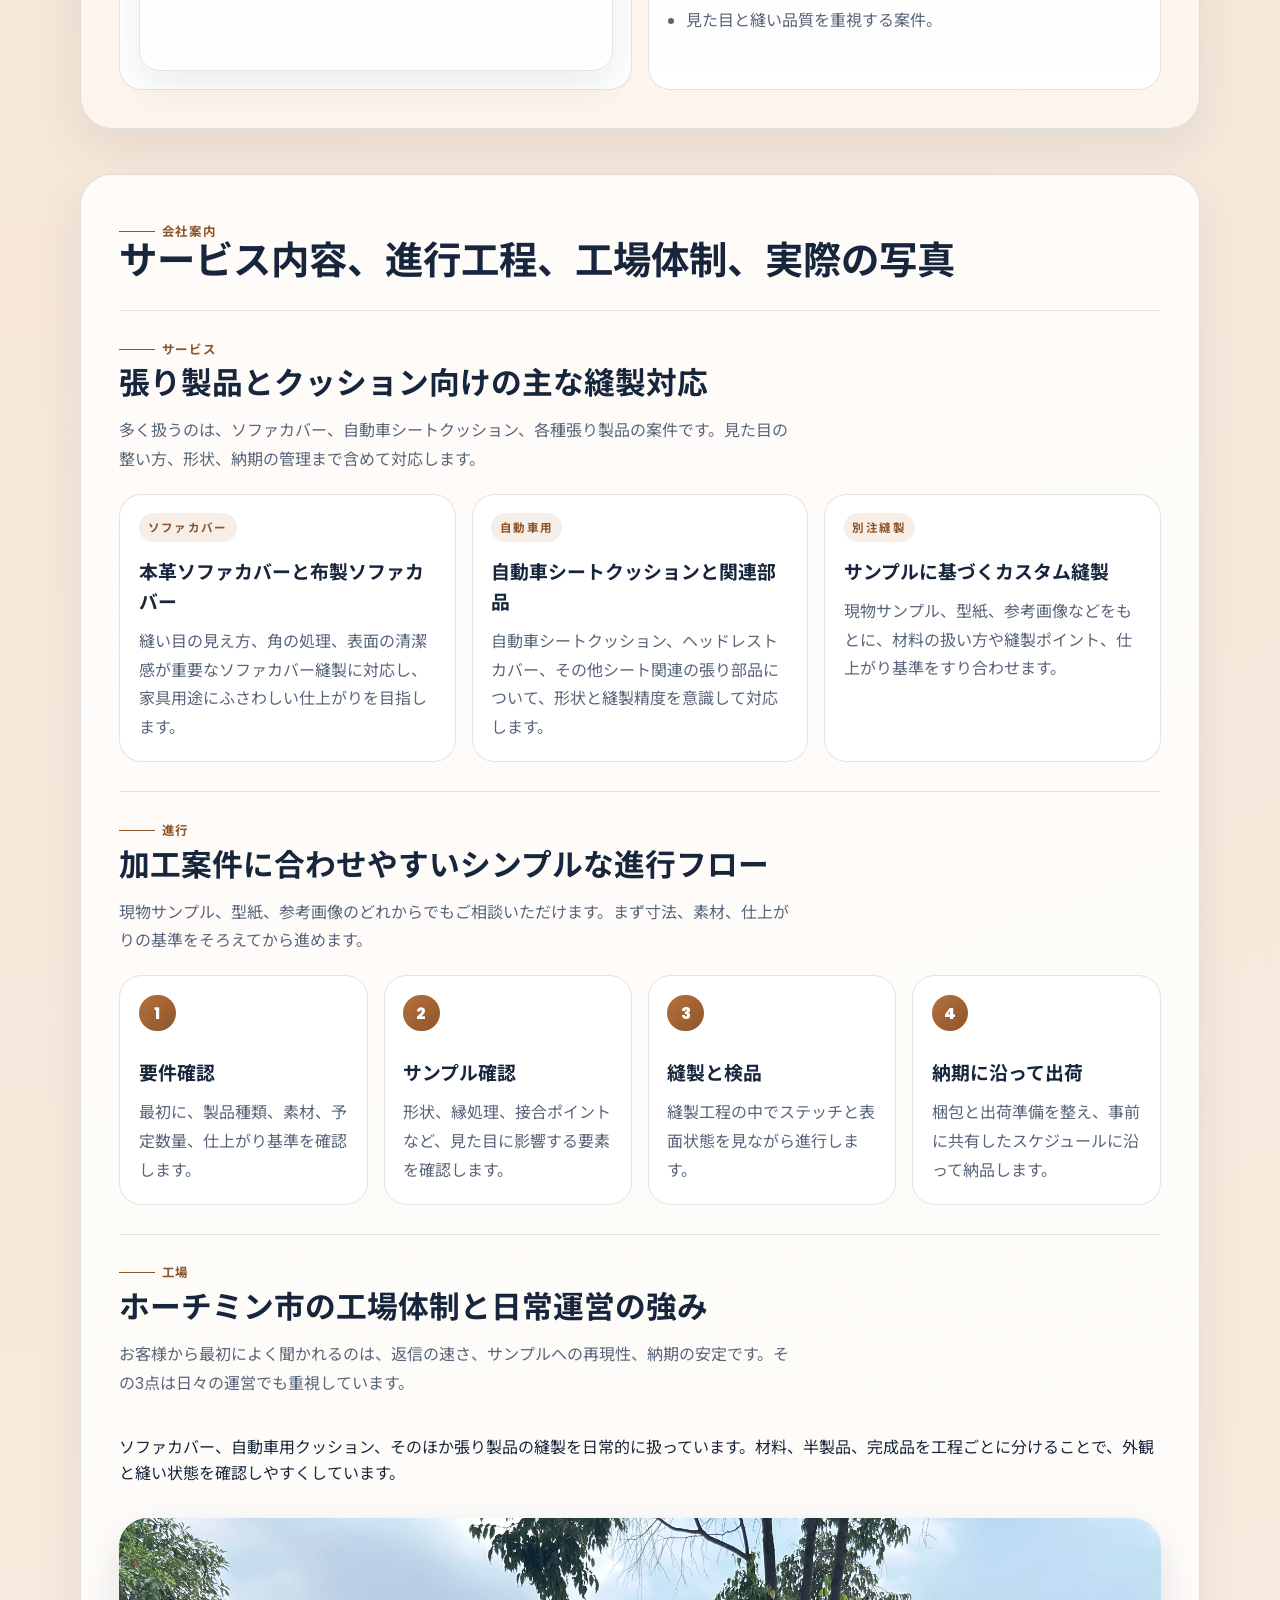
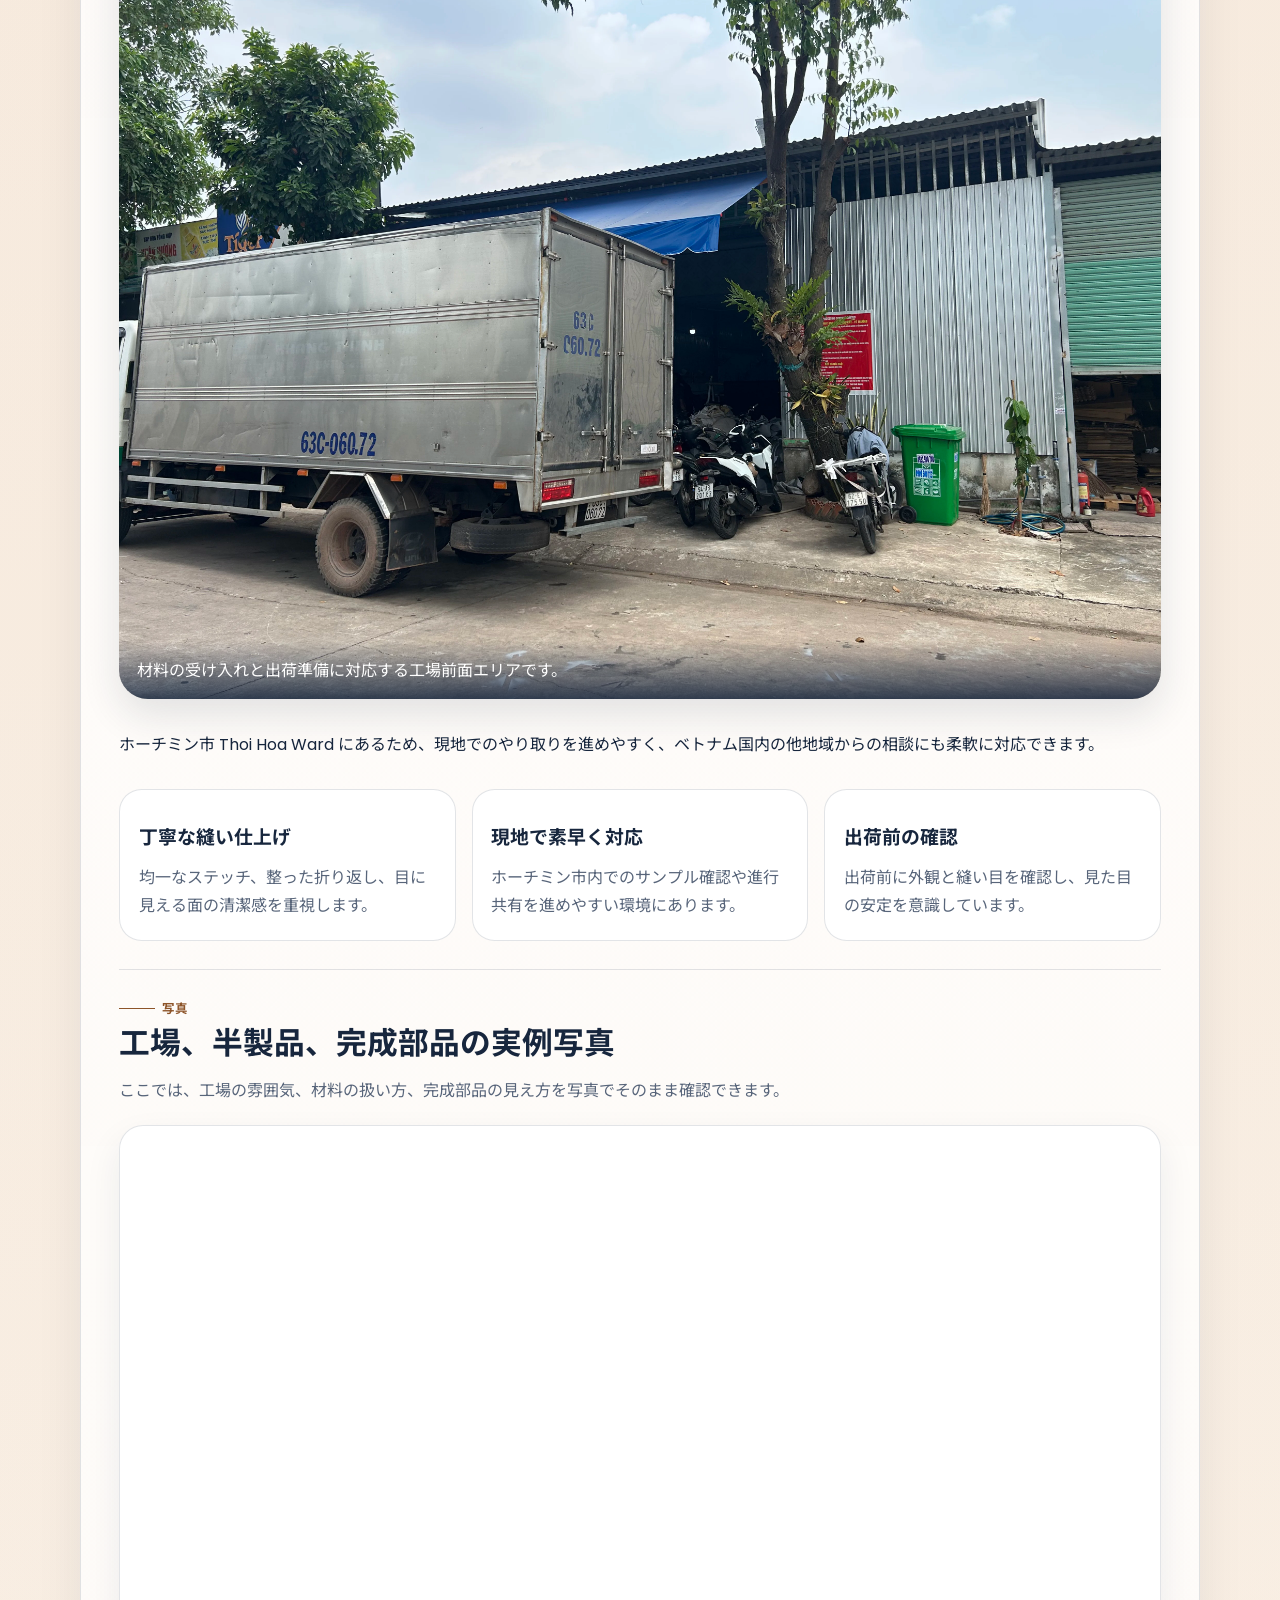
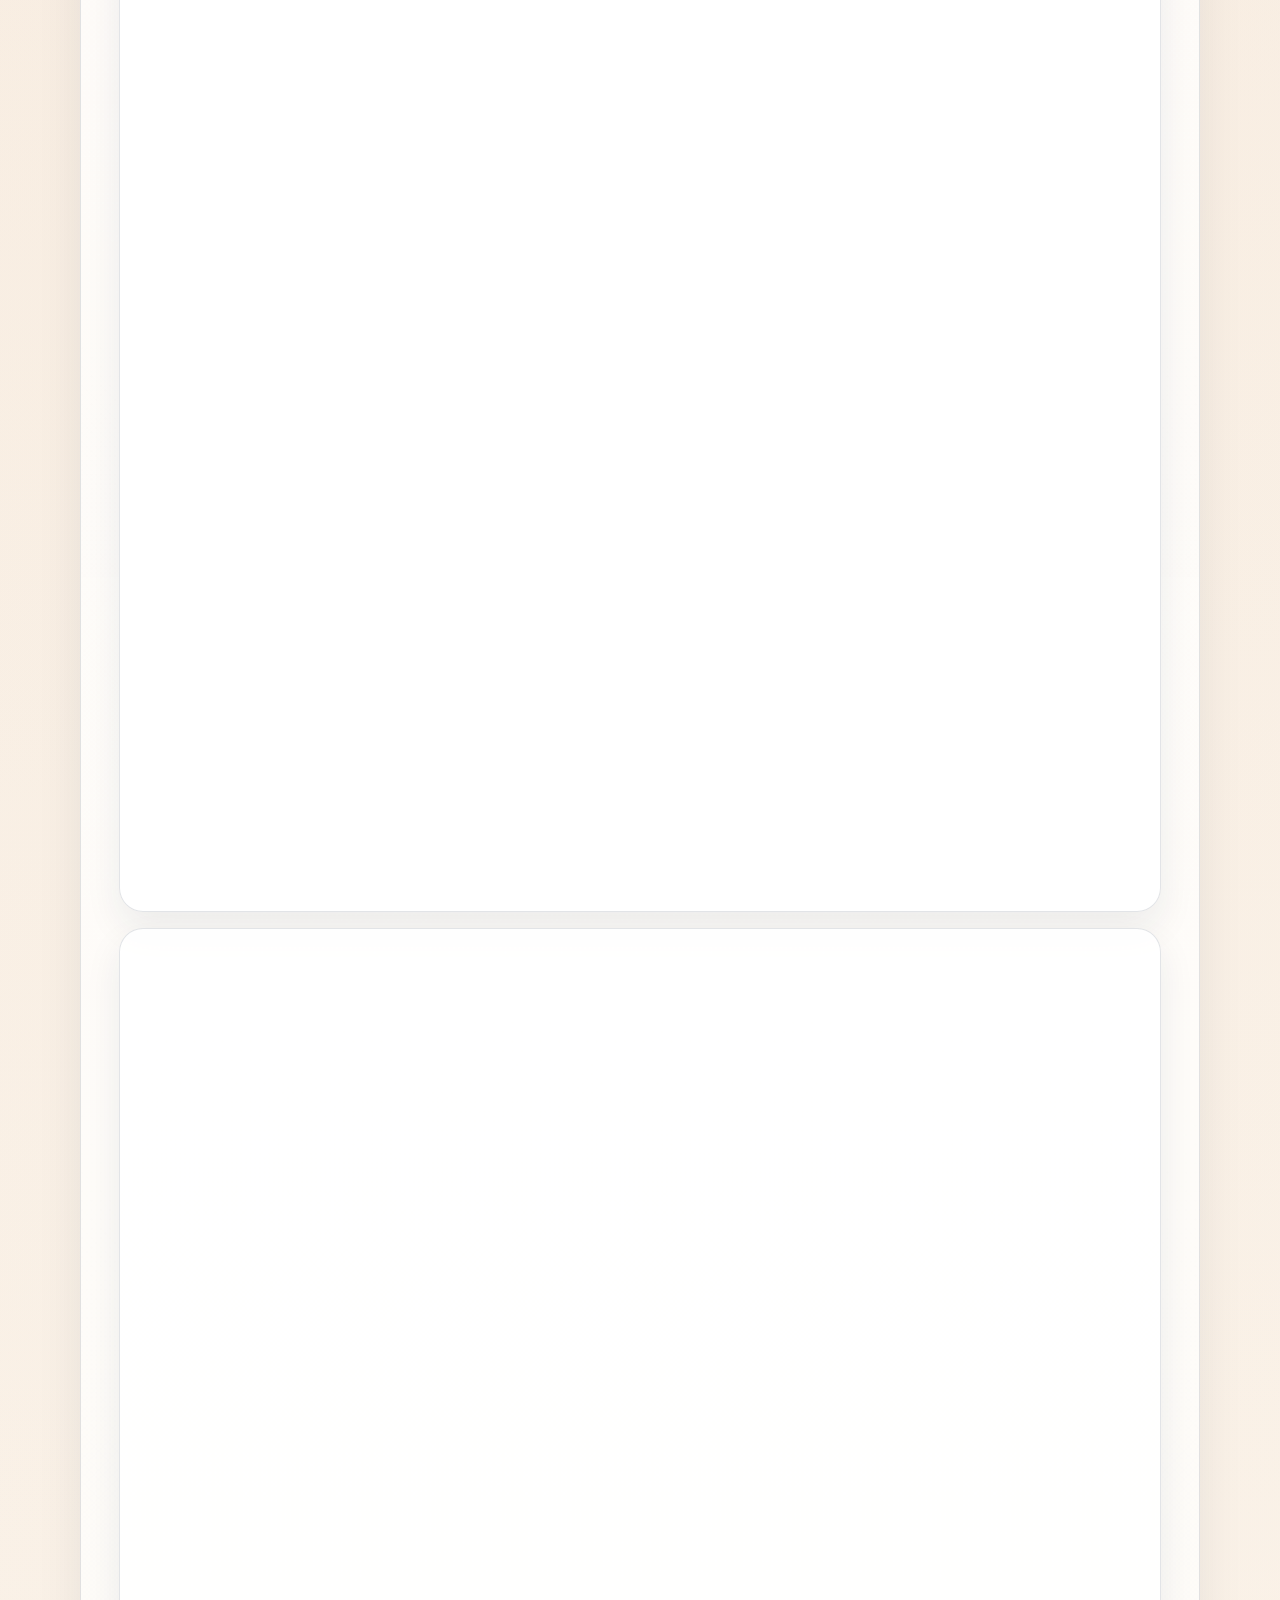
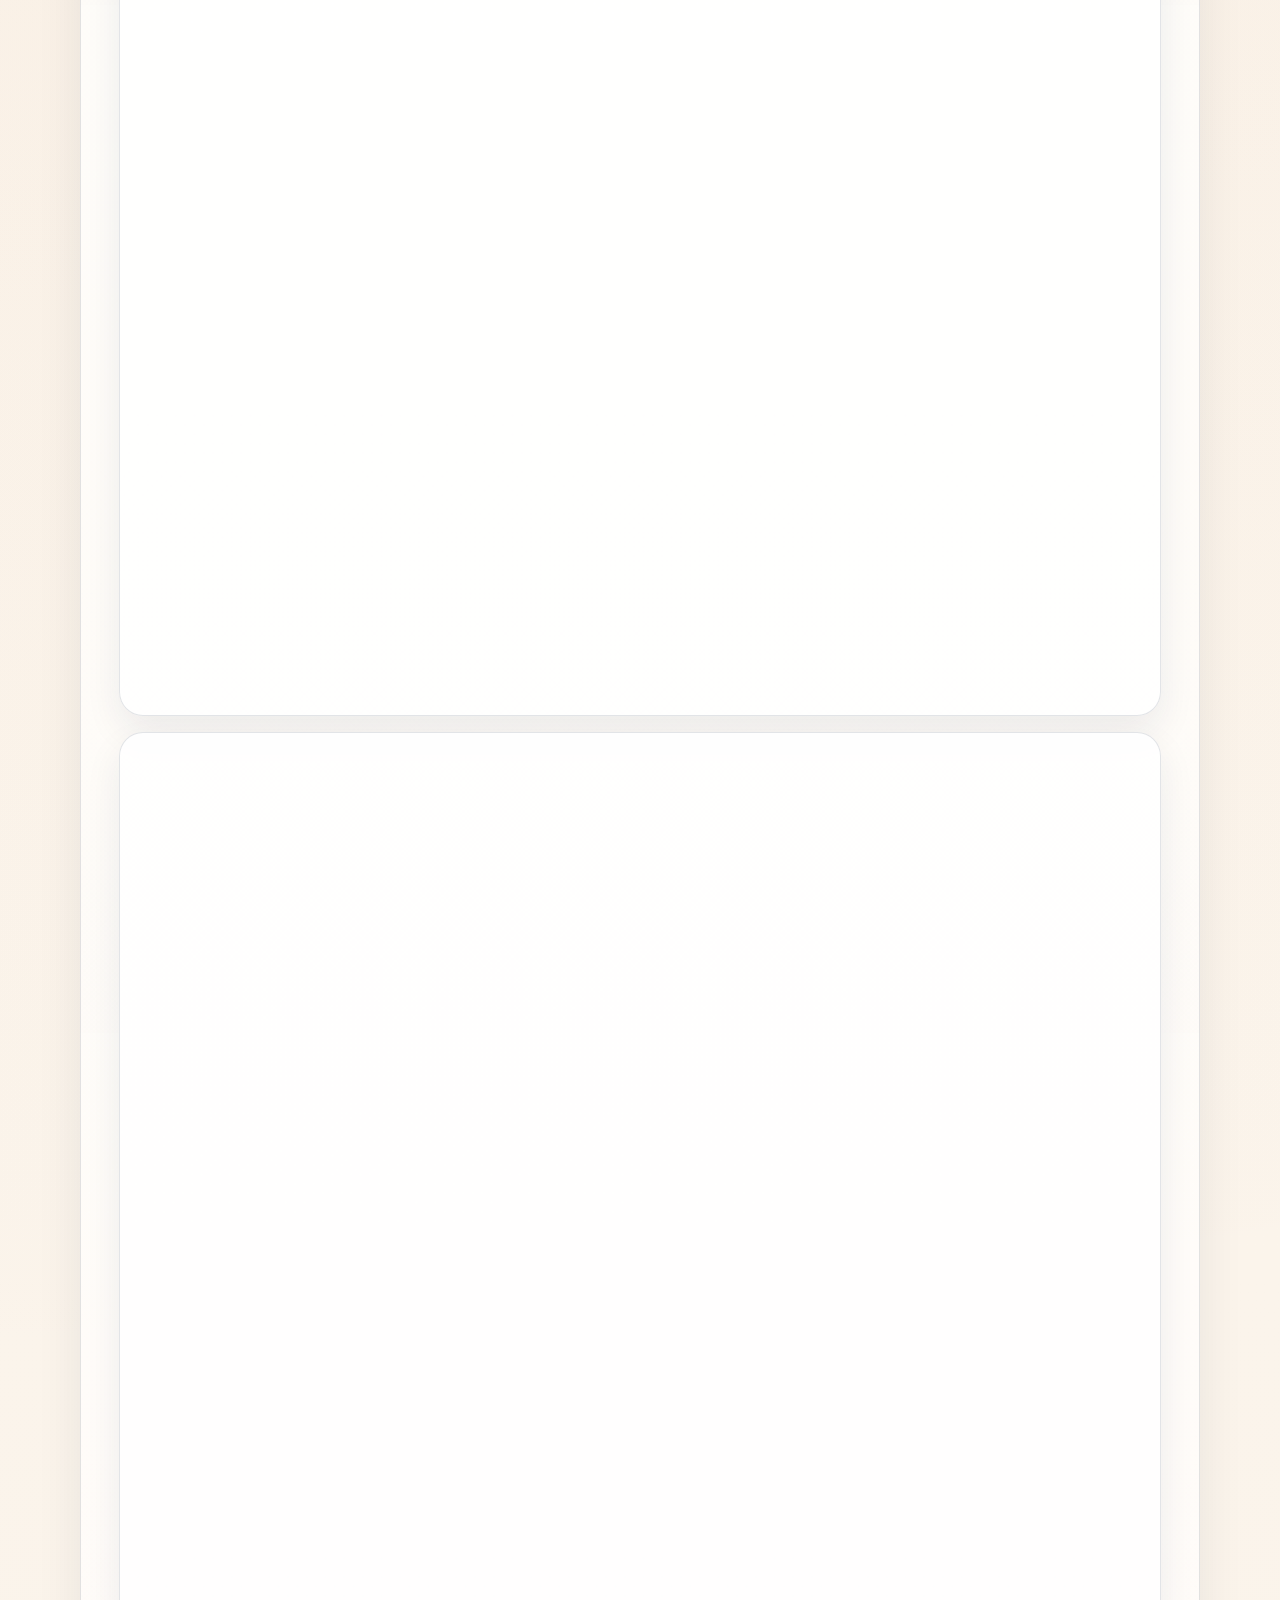
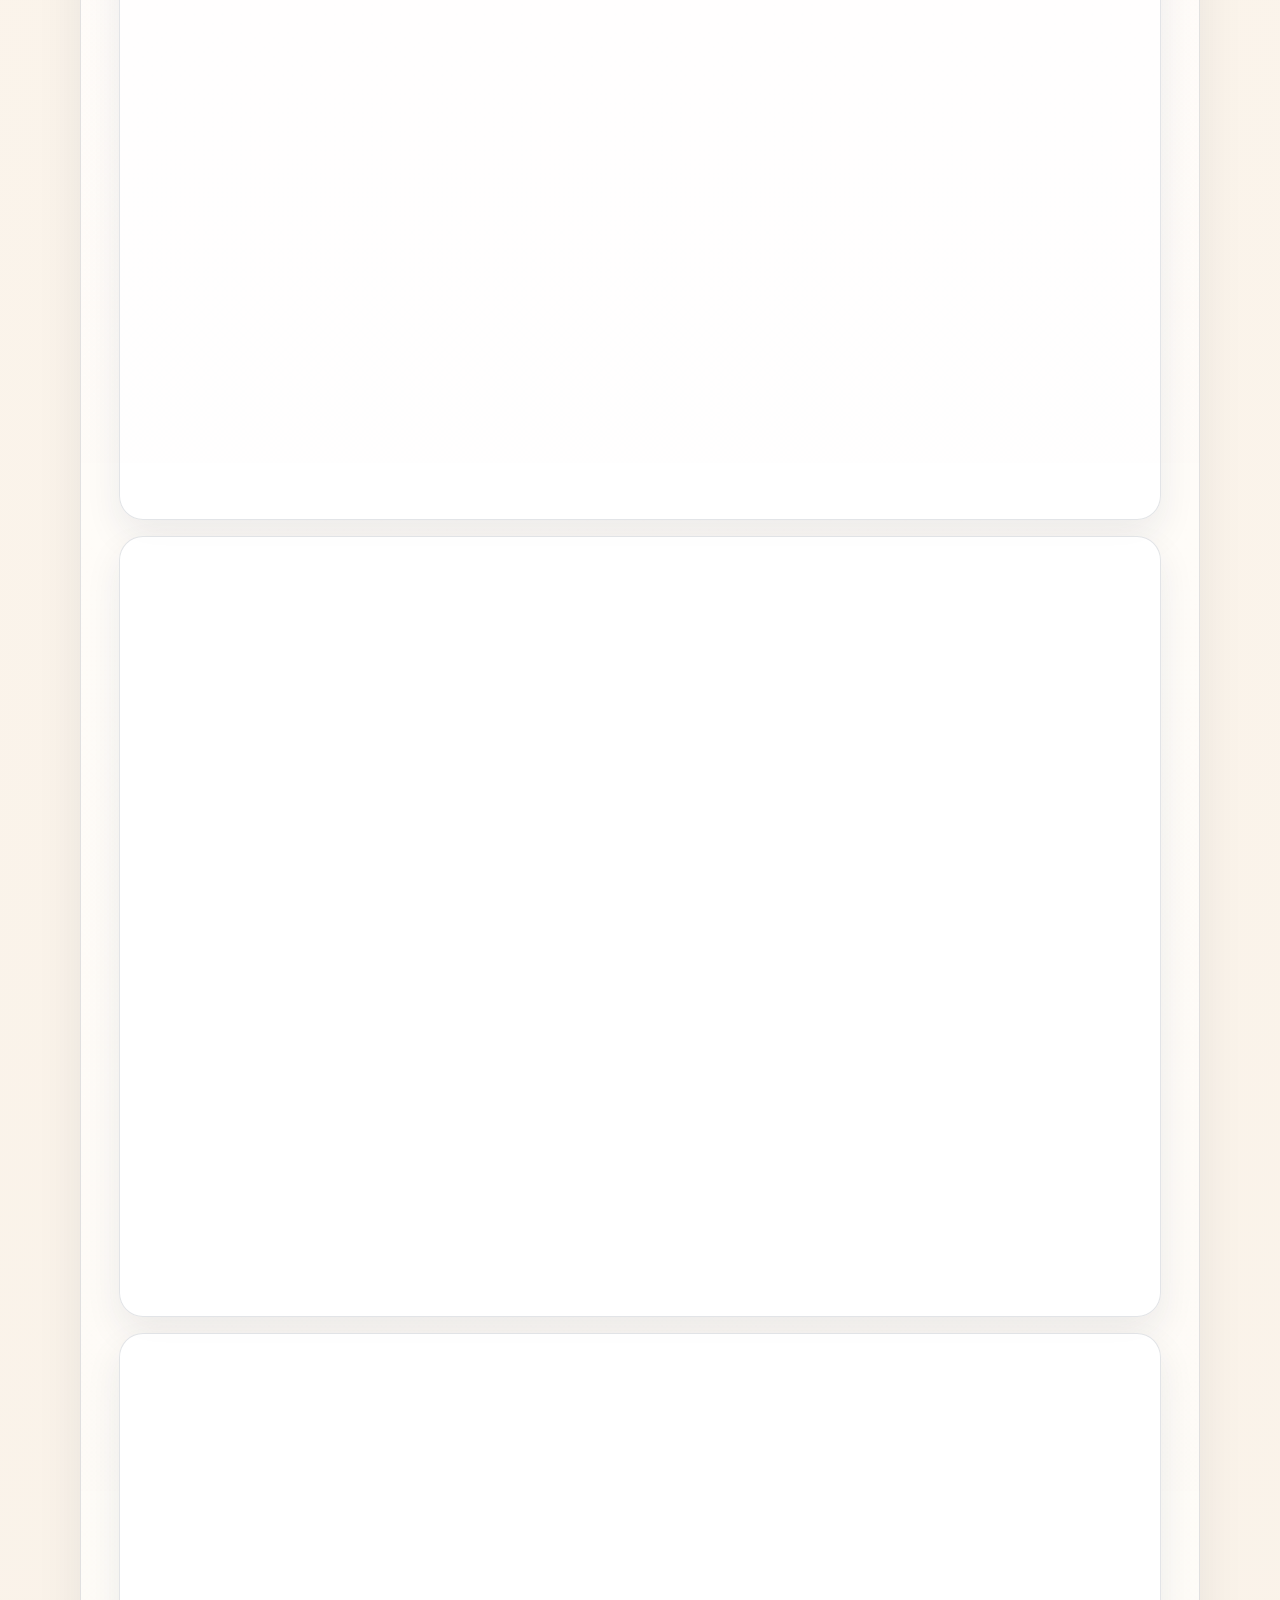
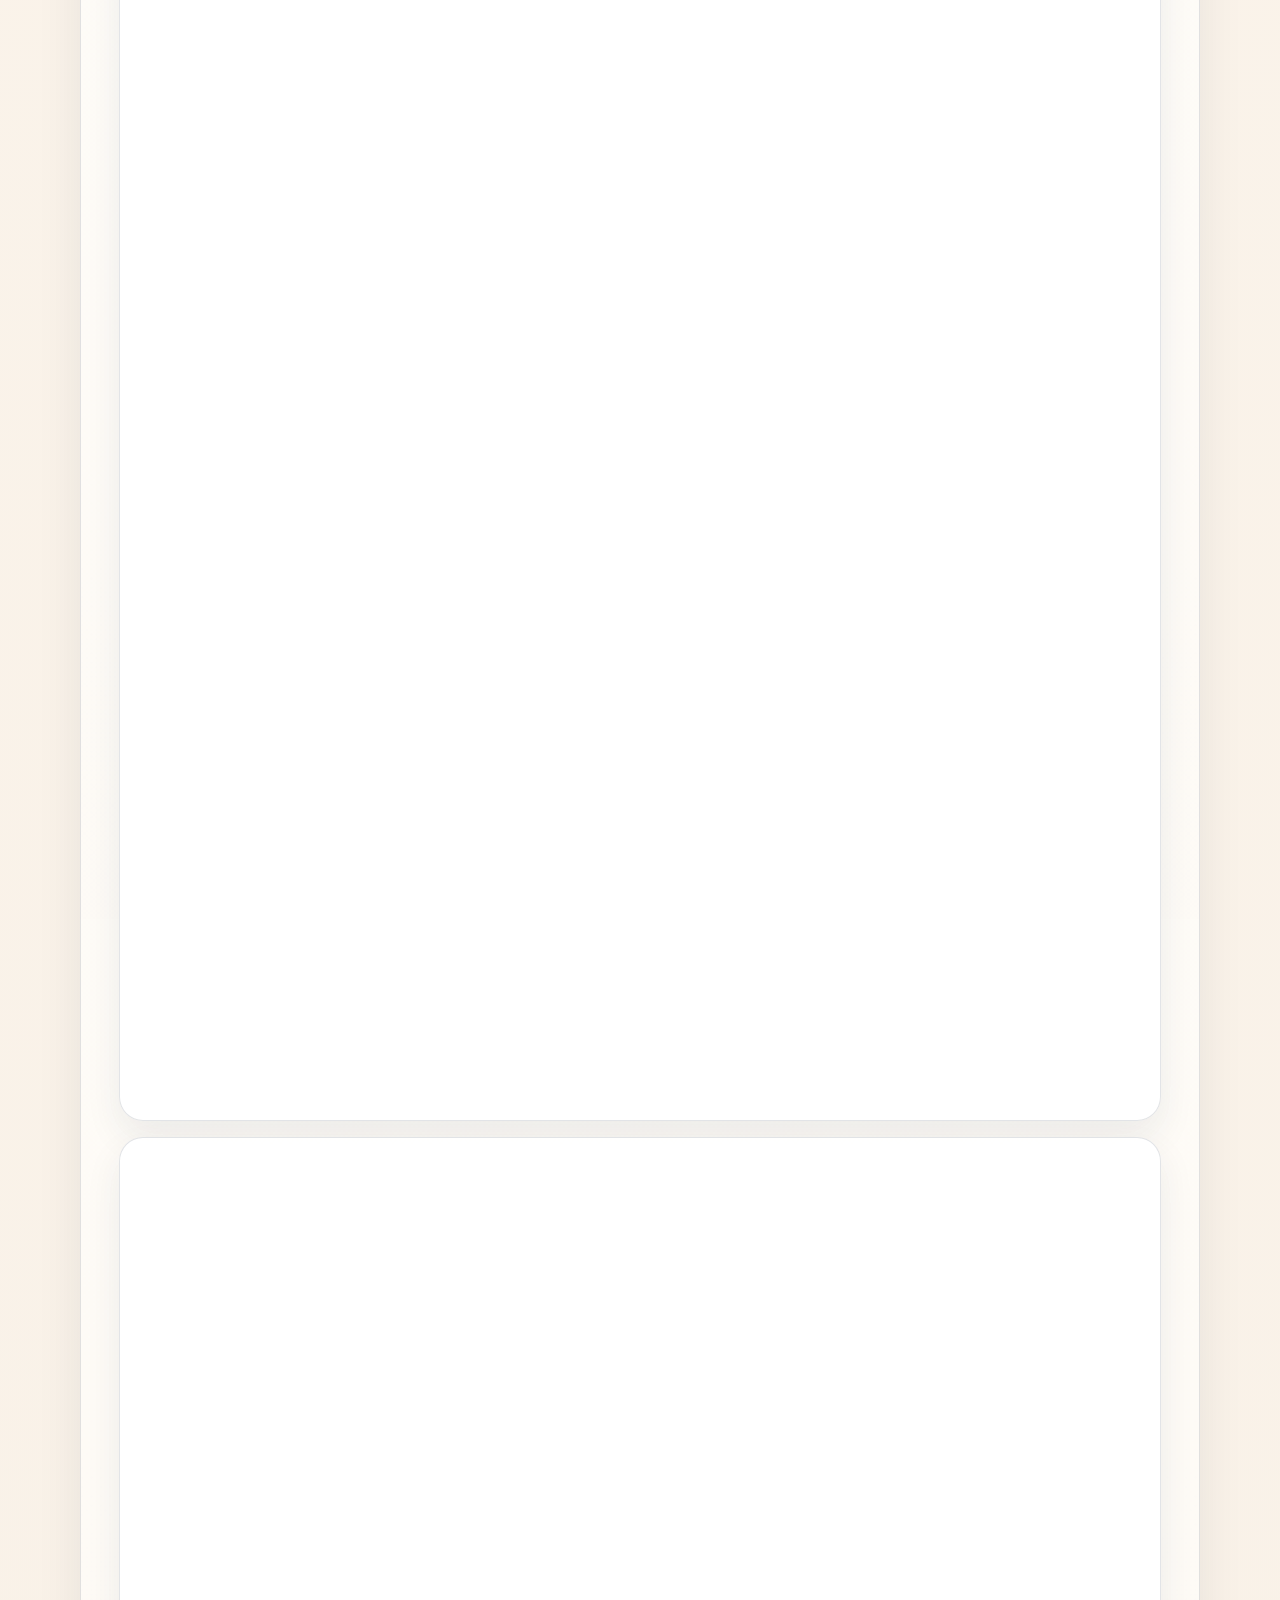
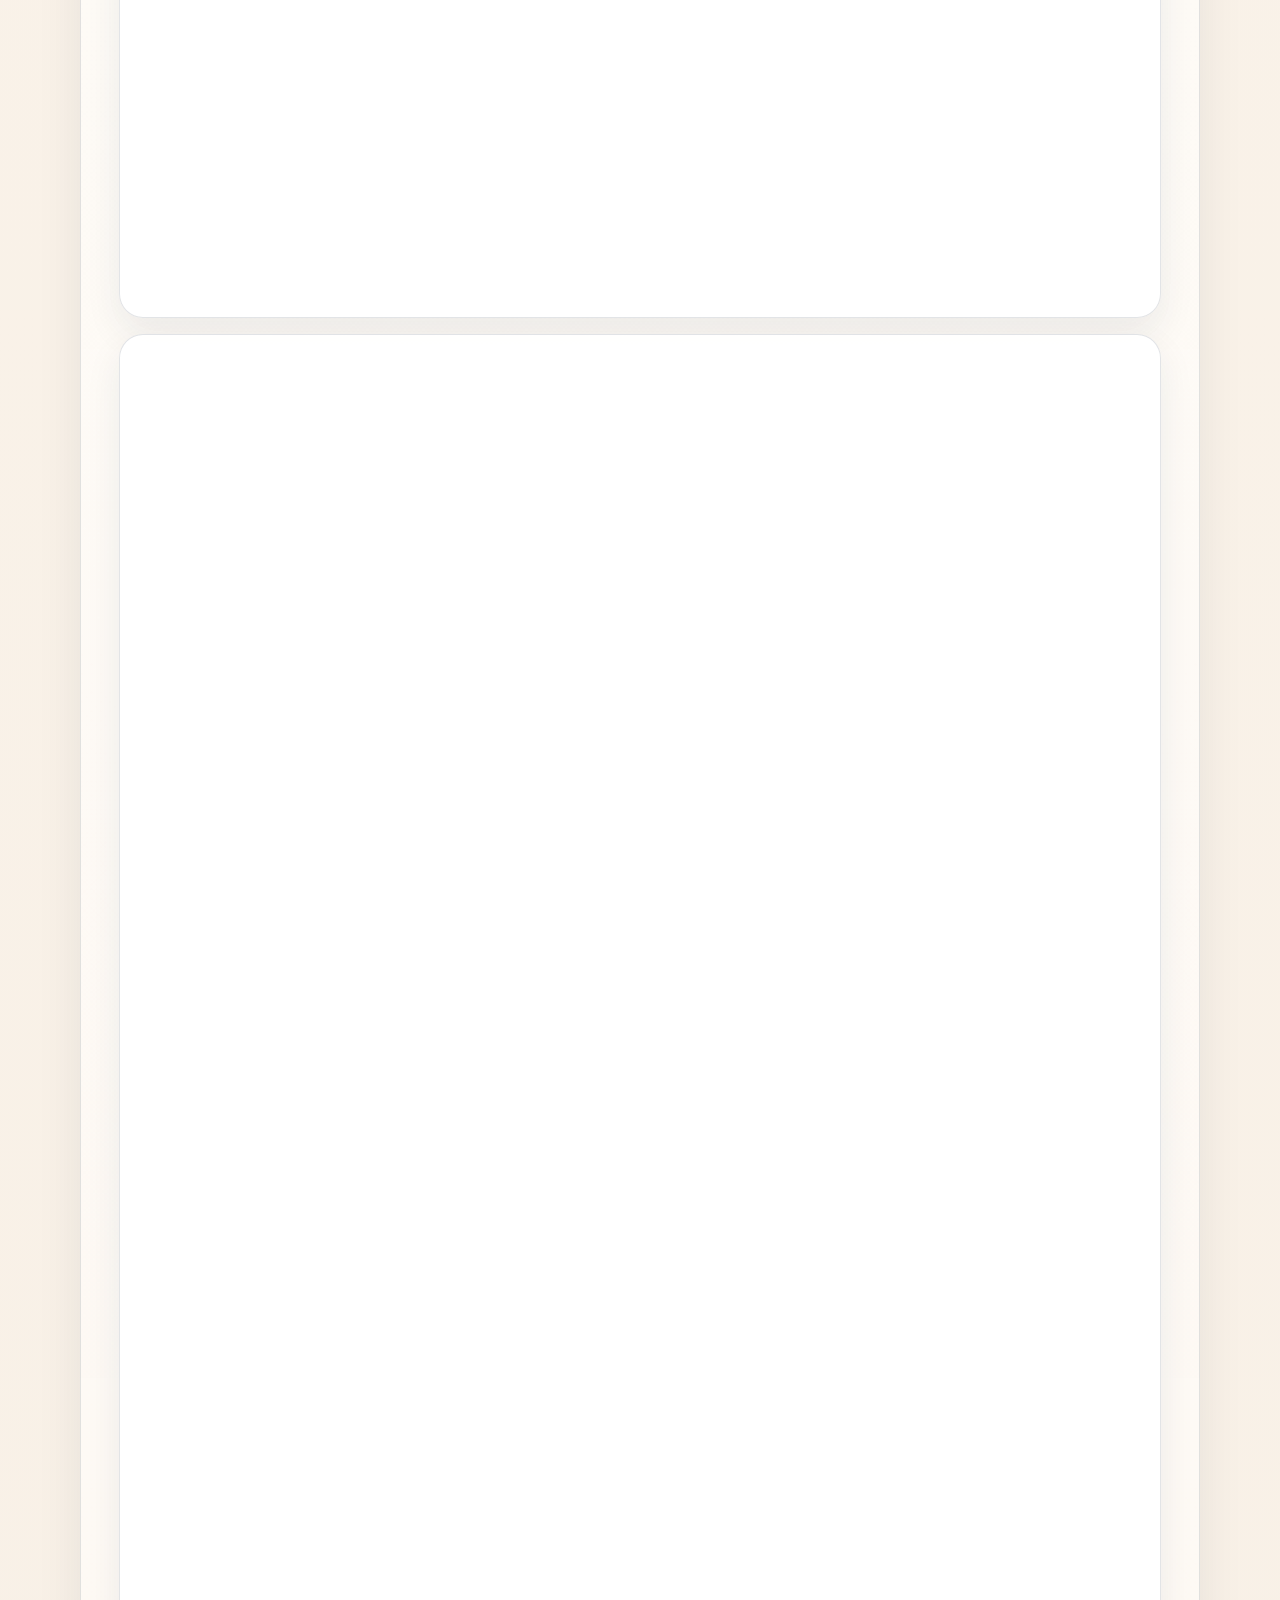
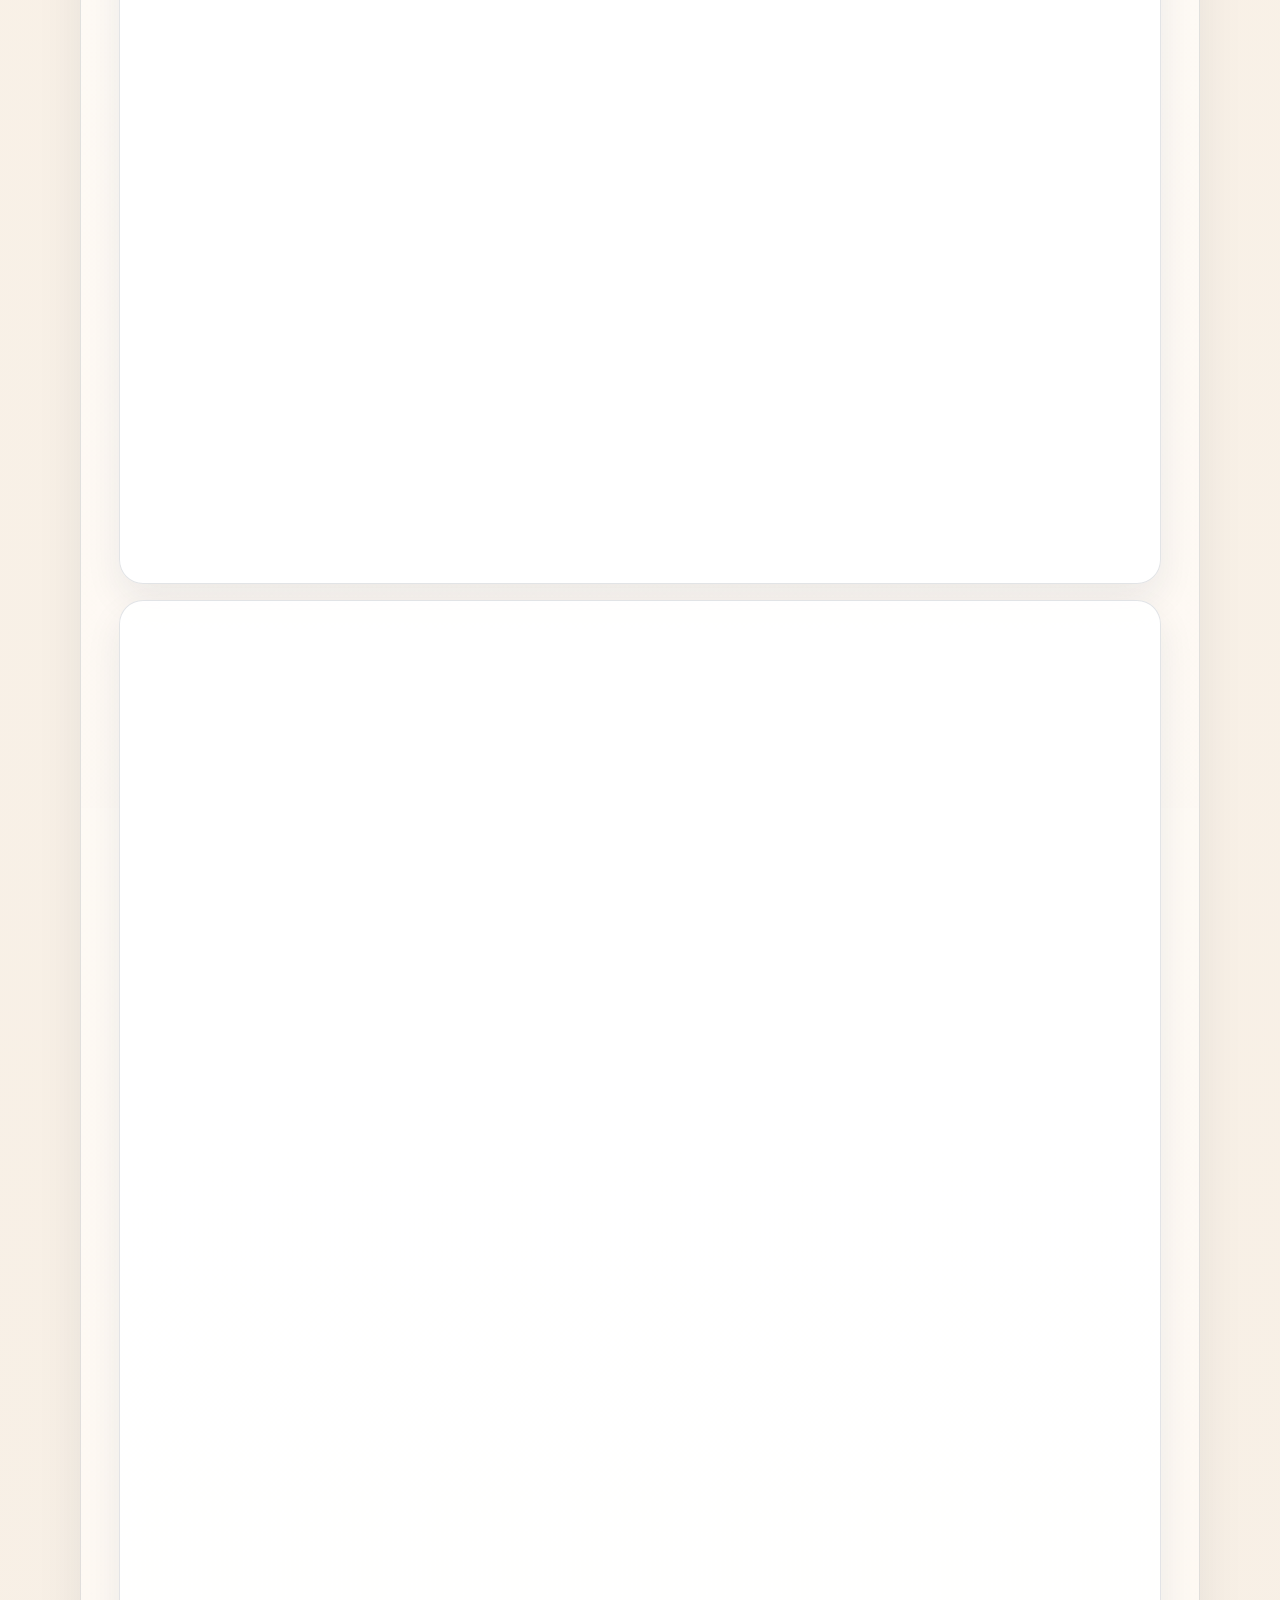
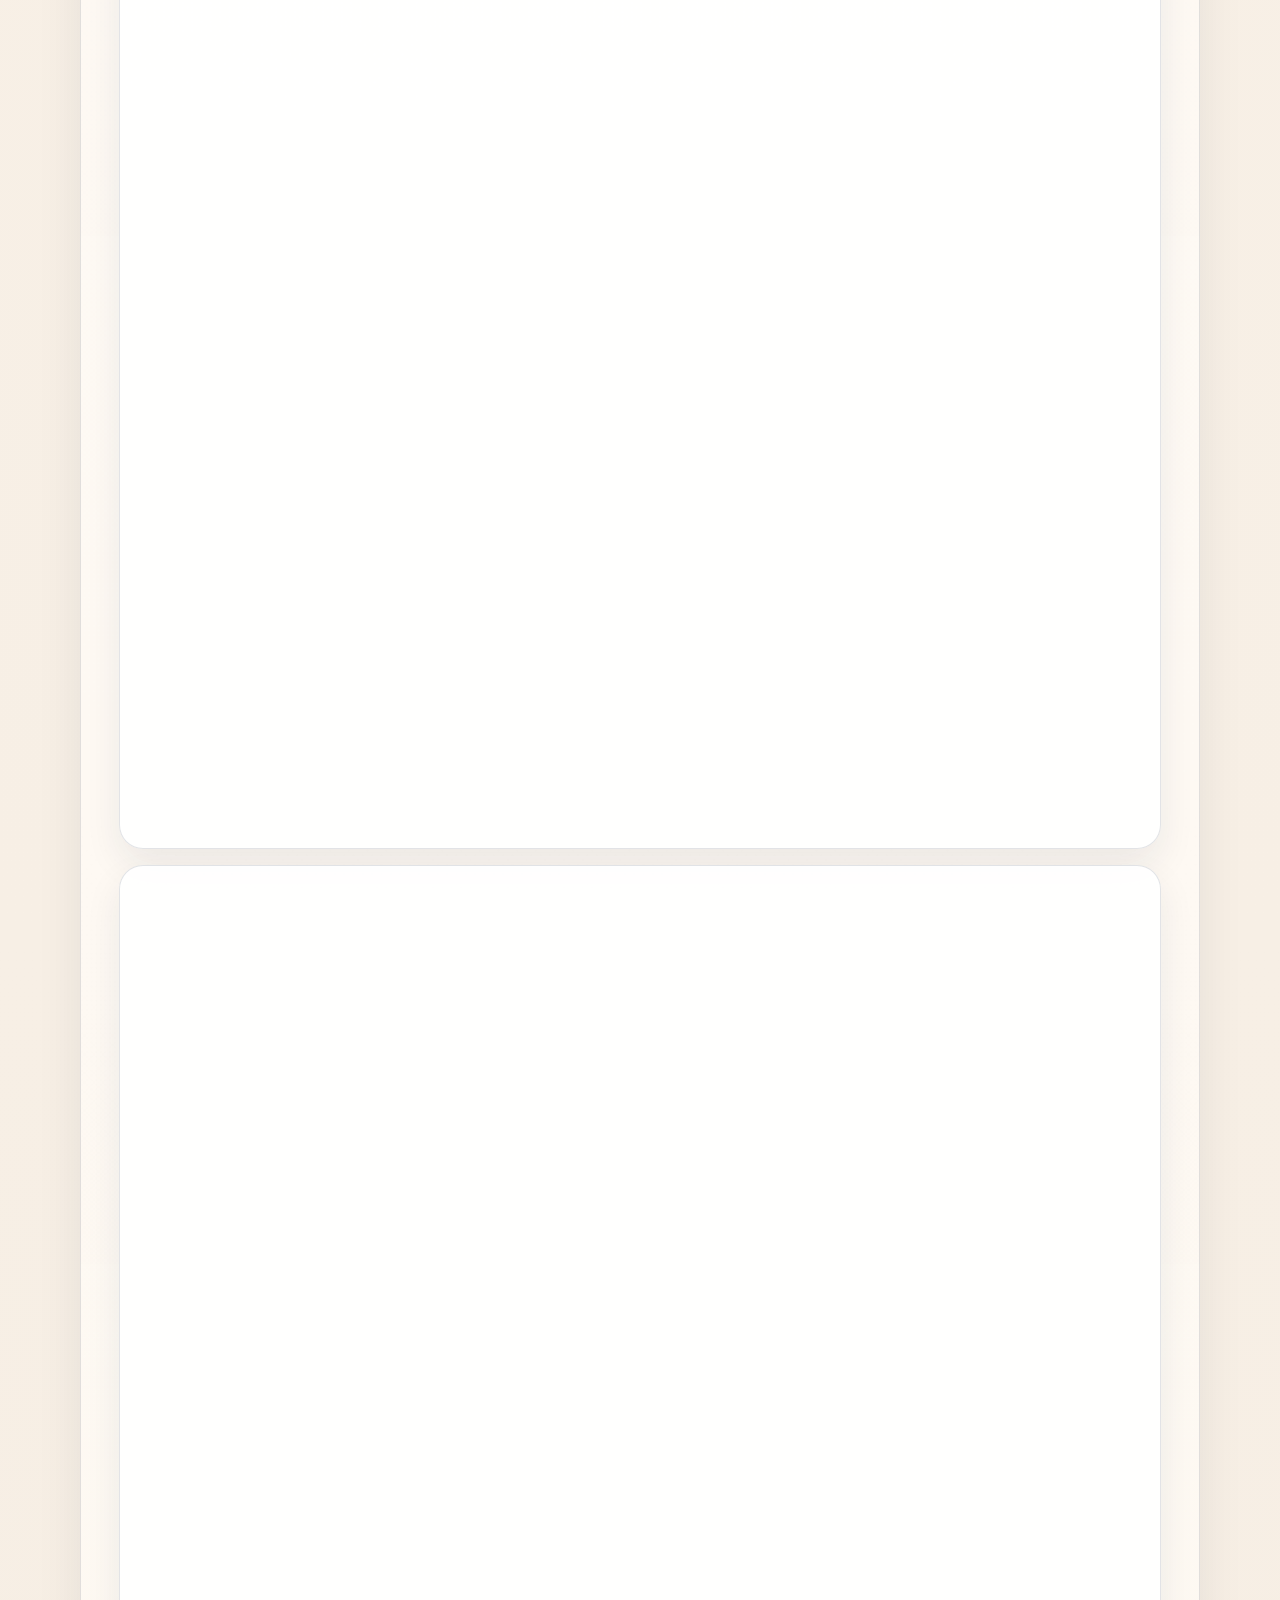
<file: ja/index.html>
<!doctype html>
<html lang="ja">
<head>
  <meta charset="utf-8">
  <meta name="viewport" content="width=device-width, initial-scale=1">
  <title>ホーチミン市のソファカバー・自動車シート縫製工場 | Vietnam X Processing Company Limited</title>
  <meta name="description" content="Vietnam X Processing Company Limitedは、ベトナム・ホーチミン市にある縫製加工工場です。本革ソファカバー、布製ソファカバー、自動車シートクッション、各種ウレタン張り製品の縫製を行い、ベトナム全土のお客様に対応します。">
  <meta name="keywords" content="ベトナム ソファカバー 縫製, ホーチミン 自動車シート クッション 工場, ベトナム upholstery sewing factory, 革ソファカバー 加工">
  <meta name="robots" content="index,follow,max-image-preview:large">
  <meta name="theme-color" content="#17263d">
  <link rel="canonical" href="https://www.giacongx.com/ja/">
  <link rel="alternate" hreflang="vi" href="https://www.giacongx.com/">
  <link rel="alternate" hreflang="en" href="https://www.giacongx.com/en/">
  <link rel="alternate" hreflang="zh" href="https://www.giacongx.com/zh/">
  <link rel="alternate" hreflang="ja" href="https://www.giacongx.com/ja/">
  <link rel="alternate" hreflang="ko" href="https://www.giacongx.com/ko/">
  <link rel="alternate" hreflang="x-default" href="https://www.giacongx.com/">
  <meta property="og:type" content="website">
  <meta property="og:site_name" content="Vietnam X Processing Company Limited">
  <meta property="og:title" content="ホーチミン市のソファカバー・自動車シート縫製パートナー">
  <meta property="og:description" content="本革ソファカバー、布製ソファカバー、自動車シートクッション、各種張り製品の縫製加工に対応します。">
  <meta property="og:image" content="../assets/images/sewing-line-closeup.webp">
  <meta property="og:locale" content="ja_JP">
  <meta name="twitter:card" content="summary_large_image">
  <link rel="preconnect" href="https://fonts.googleapis.com">
  <link rel="preconnect" href="https://fonts.gstatic.com" crossorigin>
  <link href="https://fonts.googleapis.com/css2?family=Noto+Sans+JP:wght@400;500;700;800&family=Noto+Sans+KR:wght@400;500;700;800&family=Noto+Sans+SC:wght@400;500;700;800&family=Poppins:wght@400;500;600;700;800&display=swap" rel="stylesheet">
  <link rel="stylesheet" href="https://cdnjs.cloudflare.com/ajax/libs/font-awesome/6.5.2/css/all.min.css">
  <link rel="icon" href="https://www.giacongx.com/assets/images/logo.webp" type="image/webp">
  <link rel="stylesheet" href="../assets/css/site.css">
  <script type="application/ld+json">
    {
      "@context": "https://schema.org",
      "@type": "LocalBusiness",
      "name": "VIETNAM X PROCESSING COMPANY LIMITED",
      "alternateName": "CÔNG TY TNHH GIA CÔNG X VIỆT NAM",
      "description": "ベトナム・ホーチミン市にある、本革ソファカバー、布製ソファカバー、自動車シートクッション、各種張り製品の縫製加工工場。",
      "telephone": "+84988218301",
      "email": "info@giacongx.com",
      "image": [
        "../assets/images/factory-front.webp",
        "../assets/images/sewing-line-closeup.webp",
        "../assets/images/leather-cover-brown.webp"
      ],
      "logo": "https://www.giacongx.com/assets/images/logo.webp",
      "hasMap": "https://maps.app.goo.gl/C5cqm9W752a1mhqNA",
      "areaServed": [
        "Ho Chi Minh City",
        "Vietnam"
      ],
      "address": {
        "@type": "PostalAddress",
        "streetAddress": "Unit 2, Lot 141, Ni13 Street, Quarter 1, Thoi Hoa Ward",
        "addressLocality": "Ho Chi Minh City",
        "addressCountry": "VN"
      },
      "openingHoursSpecification": {
        "@type": "OpeningHoursSpecification",
        "dayOfWeek": [
          "https://schema.org/Monday",
          "https://schema.org/Tuesday",
          "https://schema.org/Wednesday",
          "https://schema.org/Thursday",
          "https://schema.org/Friday",
          "https://schema.org/Saturday",
          "https://schema.org/Sunday"
        ],
        "opens": "07:30",
        "closes": "17:00"
      },
      "serviceType": [
        "本革ソファカバー縫製",
        "布製ソファカバー縫製",
        "自動車シートクッション縫製",
        "張り製品のカスタム縫製"
      ]
    }
  </script>
  <script src="../assets/js/site.js" defer></script>
</head>
<body>
  <div class="page-shell">
    <header class="site-header">
      <div class="container topbar">
        <a class="brand" href="https://www.giacongx.com/ja/" aria-label="ホーム">
          <span class="brand-copy">
            <strong>ベトナム X 加工有限責任会社</strong>
          </span>
        </a>
        <div class="actions">
          <nav class="site-nav" id="site-nav" data-nav>
            <a href="#contact">お問い合わせ</a>
            <a href="#about">会社案内</a>
            <a href="#faq">FAQ</a>
          </nav>
          <a class="button button-soft phone-button" href="tel:+84988218301"><i class="fa-solid fa-phone" aria-hidden="true"></i><span>0988 218 301</span></a>
          <details class="language-menu" data-language-menu aria-label="言語切替">
            <summary class="language-trigger">
              <span class="lang-title"><i class="fa-solid fa-globe" aria-hidden="true"></i><span>言語</span></span>
              <span class="language-current">日本語</span>
              <i class="fa-solid fa-chevron-down language-chevron" aria-hidden="true"></i>
            </summary>
            <div class="language-panel">
              <a class="lang-link" href="https://www.giacongx.com/">Tiếng Việt</a>
              <a class="lang-link" href="https://www.giacongx.com/en/">English</a>
              <a class="lang-link" href="https://www.giacongx.com/zh/">中文</a>
              <a class="lang-link is-active" href="https://www.giacongx.com/ja/" aria-current="page">日本語</a>
              <a class="lang-link" href="https://www.giacongx.com/ko/">한국어</a>
            </div>
          </details>
        </div>
      </div>
    </header>

    <main>
      <section class="hero">
        <div class="container hero-grid">
          <div class="hero-copy reveal">
            <h1 class="hero-title">本革ソファカバー、布製張り製品、自動車シートクッションの精密縫製</h1>
            <p class="hero-lead">ホーチミン市で、本革ソファカバー、布製ソファカバー、自動車シートクッション、各種張り製品の縫製を行っています。現物サンプル、型紙、参考画像をもとに、素材の扱い方、縫い目の見せ方、納期、出荷前確認の進め方を事前にすり合わせてから生産に入ります。</p>
            <div class="hero-actions">
              <a class="button" href="tel:+84988218301"><i class="fa-solid fa-phone-volume" aria-hidden="true"></i><span>今すぐ電話</span></a>
              <a class="button button-secondary" href="#contact">相談する</a>
            </div>
          </div>

          <div class="hero-media reveal">
            <figure class="hero-frame">
              <img src="../assets/images/sewing-line-closeup.webp" alt="張り製品を縫製する作業スタッフ" width="1080" height="1440" fetchpriority="high">
            </figure>
          </div>

          <div class="hero-stats">
            <article class="stat">
              <strong>ホーチミン市</strong>
              <span>現地工場として、打ち合わせや進行確認をすばやく進めやすい環境です。</span>
            </article>
            <article class="stat">
              <strong>革と布に対応</strong>
              <span>ソファカバー、車用シートクッション、各種張り製品に対応します。</span>
            </article>
            <article class="stat">
              <strong>サンプルから量産まで</strong>
              <span>サンプル確認、縫製、検品、出荷準備まで一貫して進めます。</span>
            </article>
          </div>
        </div>
      </section>

      <section id="contact">
        <div class="container section-shell reveal">
          <div class="section-head">
            <div>
              <div class="kicker">お問い合わせ</div>
              <h2>工場へ直接お問い合わせください</h2>
            </div>
            <p>ホーチミン市でソファカバー縫製工場を探している場合や、ベトナムで張り製品の縫製パートナーが必要な場合は、直接ご相談ください。</p>
          </div>
          <div class="contact-grid">
            <article class="contact-card">
              <strong>会社情報</strong>
              <p>ベトナム X 加工有限責任会社</p>
              <p class="contact-line"><i class="fa-solid fa-phone" aria-hidden="true"></i><span>電話: <a href="tel:+84988218301">0988 218 301</a></span></p>
              <p class="contact-line"><i class="fa-solid fa-envelope" aria-hidden="true"></i><span>メール: <a href="mailto:info@giacongx.com">info@giacongx.com</a></span></p>
              <p>住所: Unit 2, Lot 141, Ni13 Street, Quarter 1, Thoi Hoa Ward, Ho Chi Minh City, Vietnam</p>
              <a class="button button-secondary button-map" href="https://maps.app.goo.gl/C5cqm9W752a1mhqNA" target="_blank" rel="noreferrer">地図を見る</a>
              <div class="map-embed">
                <iframe src="https://www.google.com/maps/embed?pb=!1m14!1m8!1m3!1d1930.5490100878483!2d106.64852602916369!3d11.113356137836725!3m2!1i1024!2i768!4f13.1!3m3!1m2!1s0x3174cf1de5c8b1c9%3A0x5f0b06e8c2226eaf!2sC%C3%94NG%20TY%20TNHH%20GIA%20C%C3%94NG%20X%20VIETNAM!5e0!3m2!1sen!2s!4v1776452858719!5m2!1sen!2s" title="Vietnam X Processing の地図" allowfullscreen="" loading="lazy" referrerpolicy="no-referrer-when-downgrade"></iframe>
              </div>
            </article>
            <div class="contact-stack">
              <article class="contact-card">
                <strong>営業時間</strong>
                <p class="hours-note">工場の通常営業時間で対応しています。</p>
                <ul class="hours-list">
                  <li><span>月曜日</span><span>07:30 - 17:00</span></li>
                  <li><span>火曜日</span><span>07:30 - 17:00</span></li>
                  <li><span>水曜日</span><span>07:30 - 17:00</span></li>
                  <li><span>木曜日</span><span>07:30 - 17:00</span></li>
                  <li><span>金曜日</span><span>07:30 - 17:00</span></li>
                  <li><span>土曜日</span><span>07:30 - 17:00</span></li>
                  <li><span>日曜日</span><span>07:30 - 17:00</span></li>
                </ul>
              </article>
              <article class="contact-card">
                <strong>主な加工範囲</strong>
                <ul>
                  <li>本革・布製ソファカバー縫製。</li>
                  <li>自動車シートクッションと関連部品。</li>
                  <li>各種張り製品のカスタム縫製。</li>
                  <li>見た目と縫い品質を重視する案件。</li>
                </ul>
              </article>
            </div>
          </div>
        </div>
      </section>

      <section id="about">
        <div class="container section-shell reveal">
          <div class="section-head">
            <div>
              <div class="kicker">会社案内</div>
              <h2>サービス内容、進行工程、工場体制、実際の写真</h2>
            </div>
            <p>ここでは、対応している製品、進め方、工場の様子、実際の製品写真をまとめて確認できます。</p>
          </div>
          <div class="section-subgroup" id="services">
            <div>
              <div class="kicker">サービス</div>
              <h3 class="section-subtitle">張り製品とクッション向けの主な縫製対応</h3>
            </div>
            <p class="section-note">多く扱うのは、ソファカバー、自動車シートクッション、各種張り製品の案件です。見た目の整い方、形状、納期の管理まで含めて対応します。</p>
          </div>
          <div class="grid-3">
            <article class="service-card">
              <span class="tag">ソファカバー</span>
              <h3>本革ソファカバーと布製ソファカバー</h3>
              <p>縫い目の見え方、角の処理、表面の清潔感が重要なソファカバー縫製に対応し、家具用途にふさわしい仕上がりを目指します。</p>
            </article>
            <article class="service-card">
              <span class="tag">自動車用</span>
              <h3>自動車シートクッションと関連部品</h3>
              <p>自動車シートクッション、ヘッドレストカバー、その他シート関連の張り部品について、形状と縫製精度を意識して対応します。</p>
            </article>
            <article class="service-card">
              <span class="tag">別注縫製</span>
              <h3>サンプルに基づくカスタム縫製</h3>
              <p>現物サンプル、型紙、参考画像などをもとに、材料の扱い方や縫製ポイント、仕上がり基準をすり合わせます。</p>
            </article>
          </div>
          <div class="section-subgroup" id="process">
            <div>
              <div class="kicker">進行</div>
              <h3 class="section-subtitle">加工案件に合わせやすいシンプルな進行フロー</h3>
            </div>
            <p class="section-note">現物サンプル、型紙、参考画像のどれからでもご相談いただけます。まず寸法、素材、仕上がりの基準をそろえてから進めます。</p>
          </div>
          <div class="process-grid">
            <article class="process-card">
              <div class="process-number">1</div>
              <h3>要件確認</h3>
              <p>最初に、製品種類、素材、予定数量、仕上がり基準を確認します。</p>
            </article>
            <article class="process-card">
              <div class="process-number">2</div>
              <h3>サンプル確認</h3>
              <p>形状、縁処理、接合ポイントなど、見た目に影響する要素を確認します。</p>
            </article>
            <article class="process-card">
              <div class="process-number">3</div>
              <h3>縫製と検品</h3>
              <p>縫製工程の中でステッチと表面状態を見ながら進行します。</p>
            </article>
            <article class="process-card">
              <div class="process-number">4</div>
              <h3>納期に沿って出荷</h3>
              <p>梱包と出荷準備を整え、事前に共有したスケジュールに沿って納品します。</p>
            </article>
          </div>
          <div class="section-subgroup" id="factory">
            <div>
              <div class="kicker">工場</div>
              <h3 class="section-subtitle">ホーチミン市の工場体制と日常運営の強み</h3>
            </div>
            <p class="section-note">お客様から最初によく聞かれるのは、返信の速さ、サンプルへの再現性、納期の安定です。その3点は日々の運営でも重視しています。</p>
          </div>
          <div class="factory-grid">
            <div class="factory-copy factory-copy-wide">
              <p>ソファカバー、自動車用クッション、そのほか張り製品の縫製を日常的に扱っています。材料、半製品、完成品を工程ごとに分けることで、外観と縫い状態を確認しやすくしています。</p>
              <figure class="photo-card">
                <img src="../assets/images/factory-front.webp" alt="Vietnam X Processing 工場正面" width="4032" height="3024" loading="lazy" decoding="async">
                <figcaption>材料の受け入れと出荷準備に対応する工場前面エリアです。</figcaption>
              </figure>
              <p>ホーチミン市 Thoi Hoa Ward にあるため、現地でのやり取りを進めやすく、ベトナム国内の他地域からの相談にも柔軟に対応できます。</p>
              <div class="grid-3">
                <article class="advantage-card">
                  <h3>丁寧な縫い仕上げ</h3>
                  <p>均一なステッチ、整った折り返し、目に見える面の清潔感を重視します。</p>
                </article>
                <article class="advantage-card">
                  <h3>現地で素早く対応</h3>
                  <p>ホーチミン市内でのサンプル確認や進行共有を進めやすい環境にあります。</p>
                </article>
                <article class="advantage-card">
                  <h3>出荷前の確認</h3>
                  <p>出荷前に外観と縫い目を確認し、見た目の安定を意識しています。</p>
                </article>
              </div>
            </div>
          </div>
          <div class="section-subgroup" id="gallery">
            <div>
              <div class="kicker">写真</div>
              <h3 class="section-subtitle">工場、半製品、完成部品の実例写真</h3>
            </div>
            <p class="section-note">ここでは、工場の雰囲気、材料の扱い方、完成部品の見え方を写真でそのまま確認できます。</p>
          </div>
          <div class="gallery-grid">
              <figure class="gallery-item">
                <img src="../assets/images/Cutting process 1.webp" alt="長い裁断台で多層の張り材を広げる作業風景" width="4284" height="5712" loading="lazy" decoding="async">
              </figure>
              <figure class="gallery-item">
                <img src="../assets/images/Cutting process 2.webp" alt="裁断台の端で積層材の位置を合わせる作業者の近景" width="4284" height="5712" loading="lazy" decoding="async">
              </figure>
              <figure class="gallery-item">
                <img src="../assets/images/Cutting process 3.webp" alt="工場内の長い裁断台に多層材を並べた全景" width="4284" height="5712" loading="lazy" decoding="async">
              </figure>
              <figure class="gallery-item">
                <img src="../assets/images/Cutting process 4.webp" alt="裁断台の横に設置された材料ロールの供給ラック" width="5712" height="4284" loading="lazy" decoding="async">
              </figure>
              <figure class="gallery-item">
                <img src="../assets/images/Cutting process 5.webp" alt="ロール材を裁断台へ送り込みながら積層する工程" width="4284" height="5712" loading="lazy" decoding="async">
              </figure>
            <figure class="gallery-item tall">
              <img src="../assets/images/material-preparation.webp" alt="工場内で準備された張り材の半製品" width="4032" height="3024" loading="lazy" decoding="async">
            </figure>
            <figure class="gallery-item tall">
              <img src="../assets/images/leather-cover-brown.webp" alt="茶色の本革ソファカバー仕上がりディテール" width="1080" height="1920" loading="lazy" decoding="async">
            </figure>
            <figure class="gallery-item">
              <img src="../assets/images/black-seat-cover.webp" alt="黒色シートカバーの完成部品" width="1080" height="1920" loading="lazy" decoding="async">
            </figure>
            <figure class="gallery-item">
              <img src="../assets/images/beige-seat-cover.webp" alt="形状に合わせて縫製したベージュ色のシートカバー部品" width="1080" height="1920" loading="lazy" decoding="async">
            </figure>
            <figure class="gallery-item wide">
              <img src="../assets/images/factory-exterior-wide.webp" alt="工場前の資材置き場と搬入スペース" width="4032" height="3024" loading="lazy" decoding="async">
            </figure>
            <figure class="gallery-item">
              <img src="../assets/images/interior photo 6.webp" alt="工場内の縫製ラインで作業するスタッフ" width="3024" height="4032" loading="lazy" decoding="async">
            </figure>
            <figure class="gallery-item">
              <img src="../assets/images/interior photo 9.webp" alt="工場内のミシンと作業台の近景" width="3024" height="4032" loading="lazy" decoding="async">
            </figure>
            <figure class="gallery-item">
              <img src="../assets/images/interior photo 13.webp" alt="材料に囲まれた工場内で縫製作業を進める様子" width="4032" height="3024" loading="lazy" decoding="async">
            </figure>
            <figure class="gallery-item">
              <img src="../assets/images/interior photo 17.webp" alt="糸巻きと張り素材が置かれた工業用ミシン" width="4032" height="3024" loading="lazy" decoding="async">
            </figure>
          </div>
        </div>
      </section>

      <section id="faq">
        <div class="container section-shell reveal">
          <div class="section-head">
            <div>
              <div class="kicker">FAQ</div>
              <h2>ベトナムの縫製工場を探す際によくある質問</h2>
            </div>
            <p>ここでは、ホーチミン市で張り製品の縫製パートナーを探すお客様から、よくいただく質問をまとめました。</p>
          </div>
          <div class="faq-list">
            <details>
              <summary>どのような製品に対応していますか。</summary>
              <p>本革ソファカバー、布製ソファカバー、自動車シートクッション、ヘッドレストカバーなど、縫い品質が重要な張り製品に対応しています。</p>
            </details>
            <details>
              <summary>サンプルや型紙から生産できますか。</summary>
              <p>はい。現物サンプル、型紙、参考画像などをもとに、縫製方法と仕上がりの方向性を確認したうえで進めます。</p>
            </details>
            <details>
              <summary>どの地域の顧客に対応していますか。</summary>
              <p>ホーチミン市を中心に、ベトナム国内のさまざまなお客様からの相談に対応しています。</p>
            </details>
            <details>
              <summary>見積もりはどのように依頼できますか。</summary>
              <p>0988 218 301までお電話いただければ、製品種類、素材、予定数量、参考資料などを確認しながら進めます。</p>
            </details>
          </div>
        </div>
      </section>

    </main>

    <footer class="footer">
      <div class="container footer-inner">
        <p>&copy; <span data-year></span> Vietnam X Processing Company Limited</p>
      </div>
    </footer>
  </div>
</body>
</html>
</file>
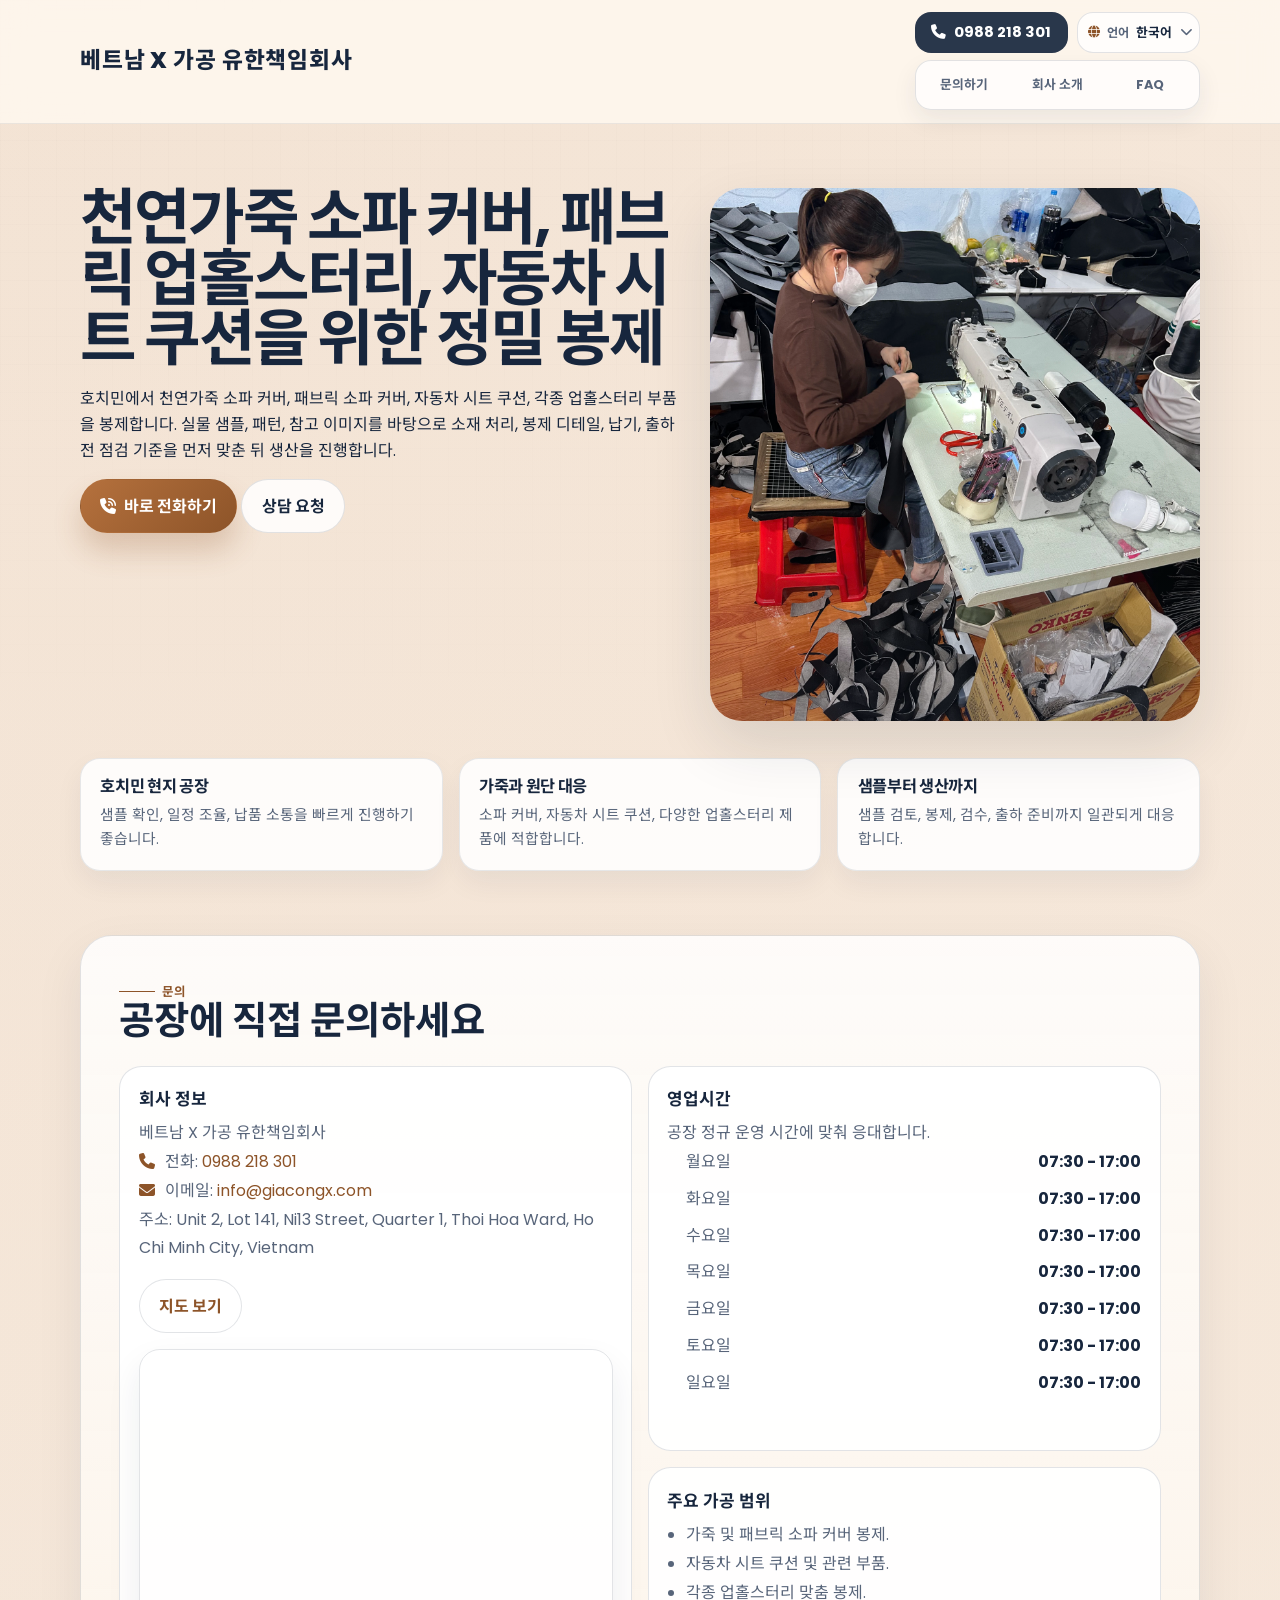
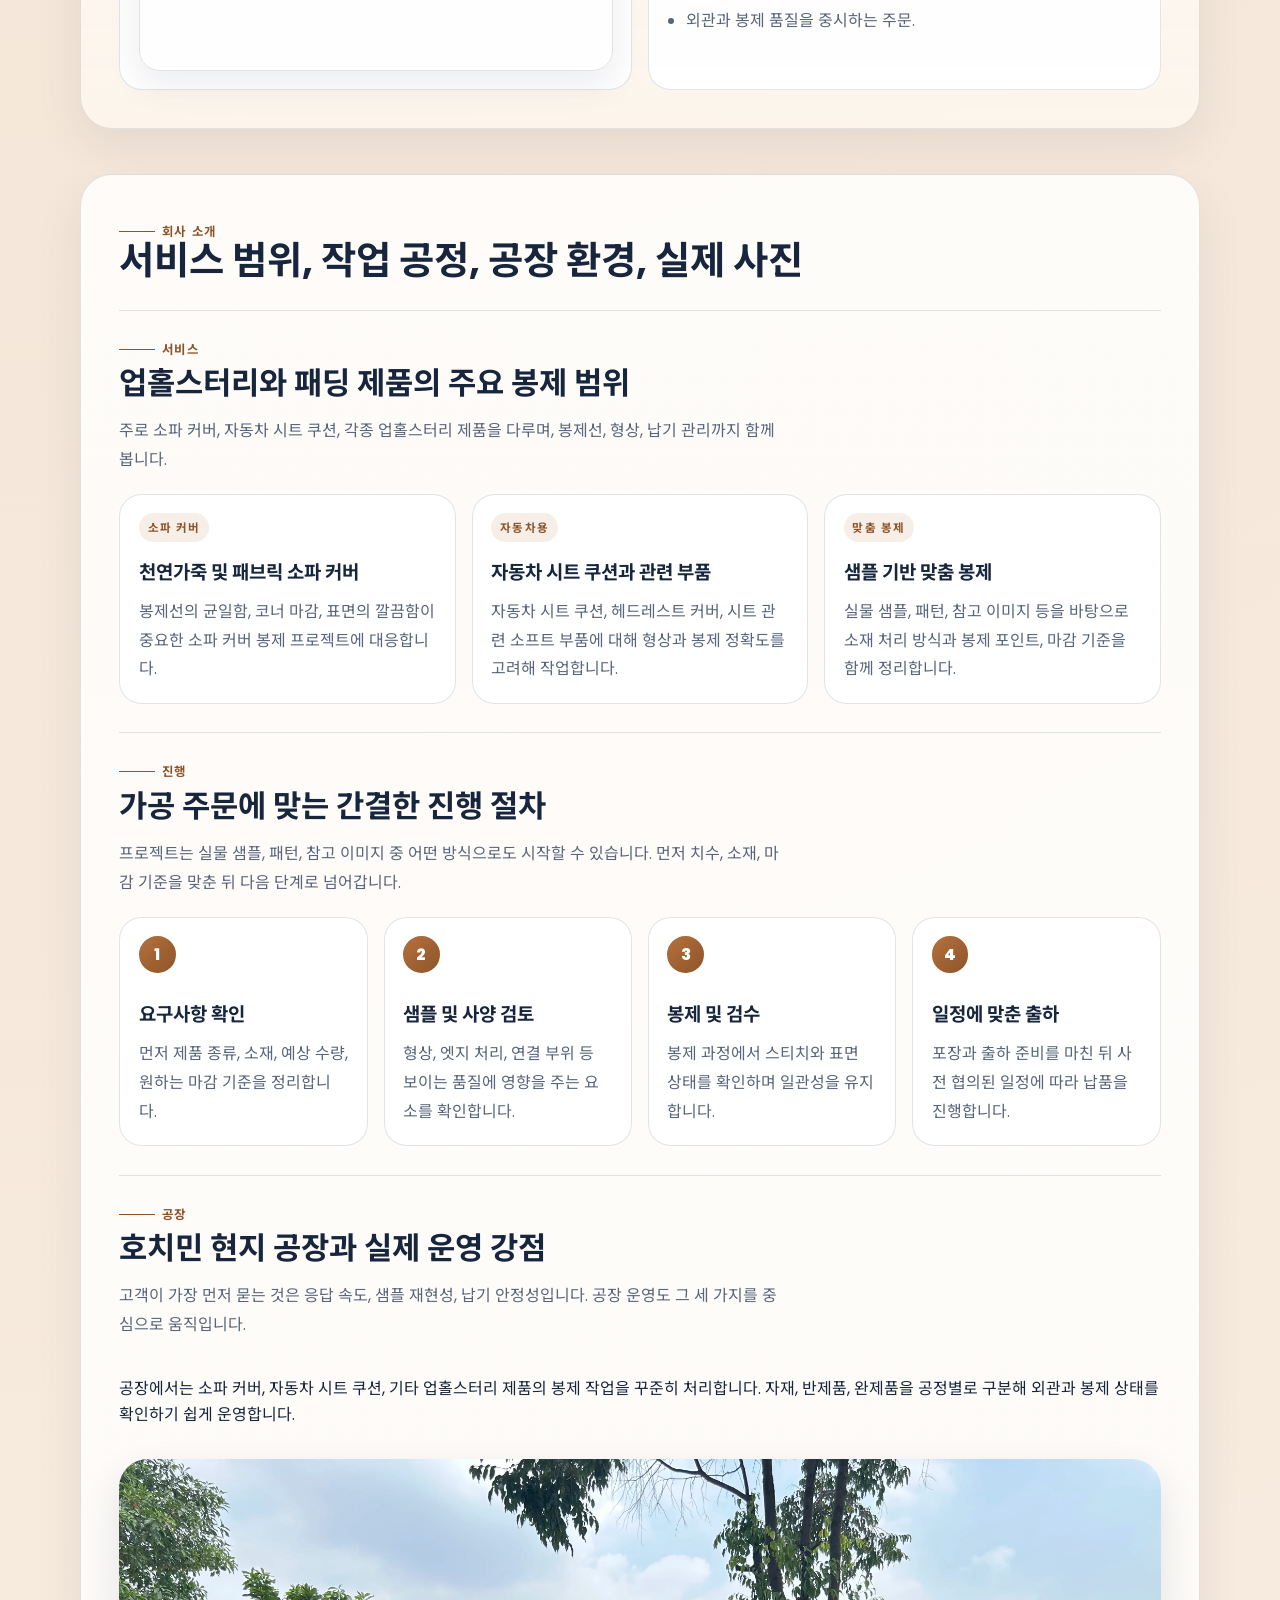
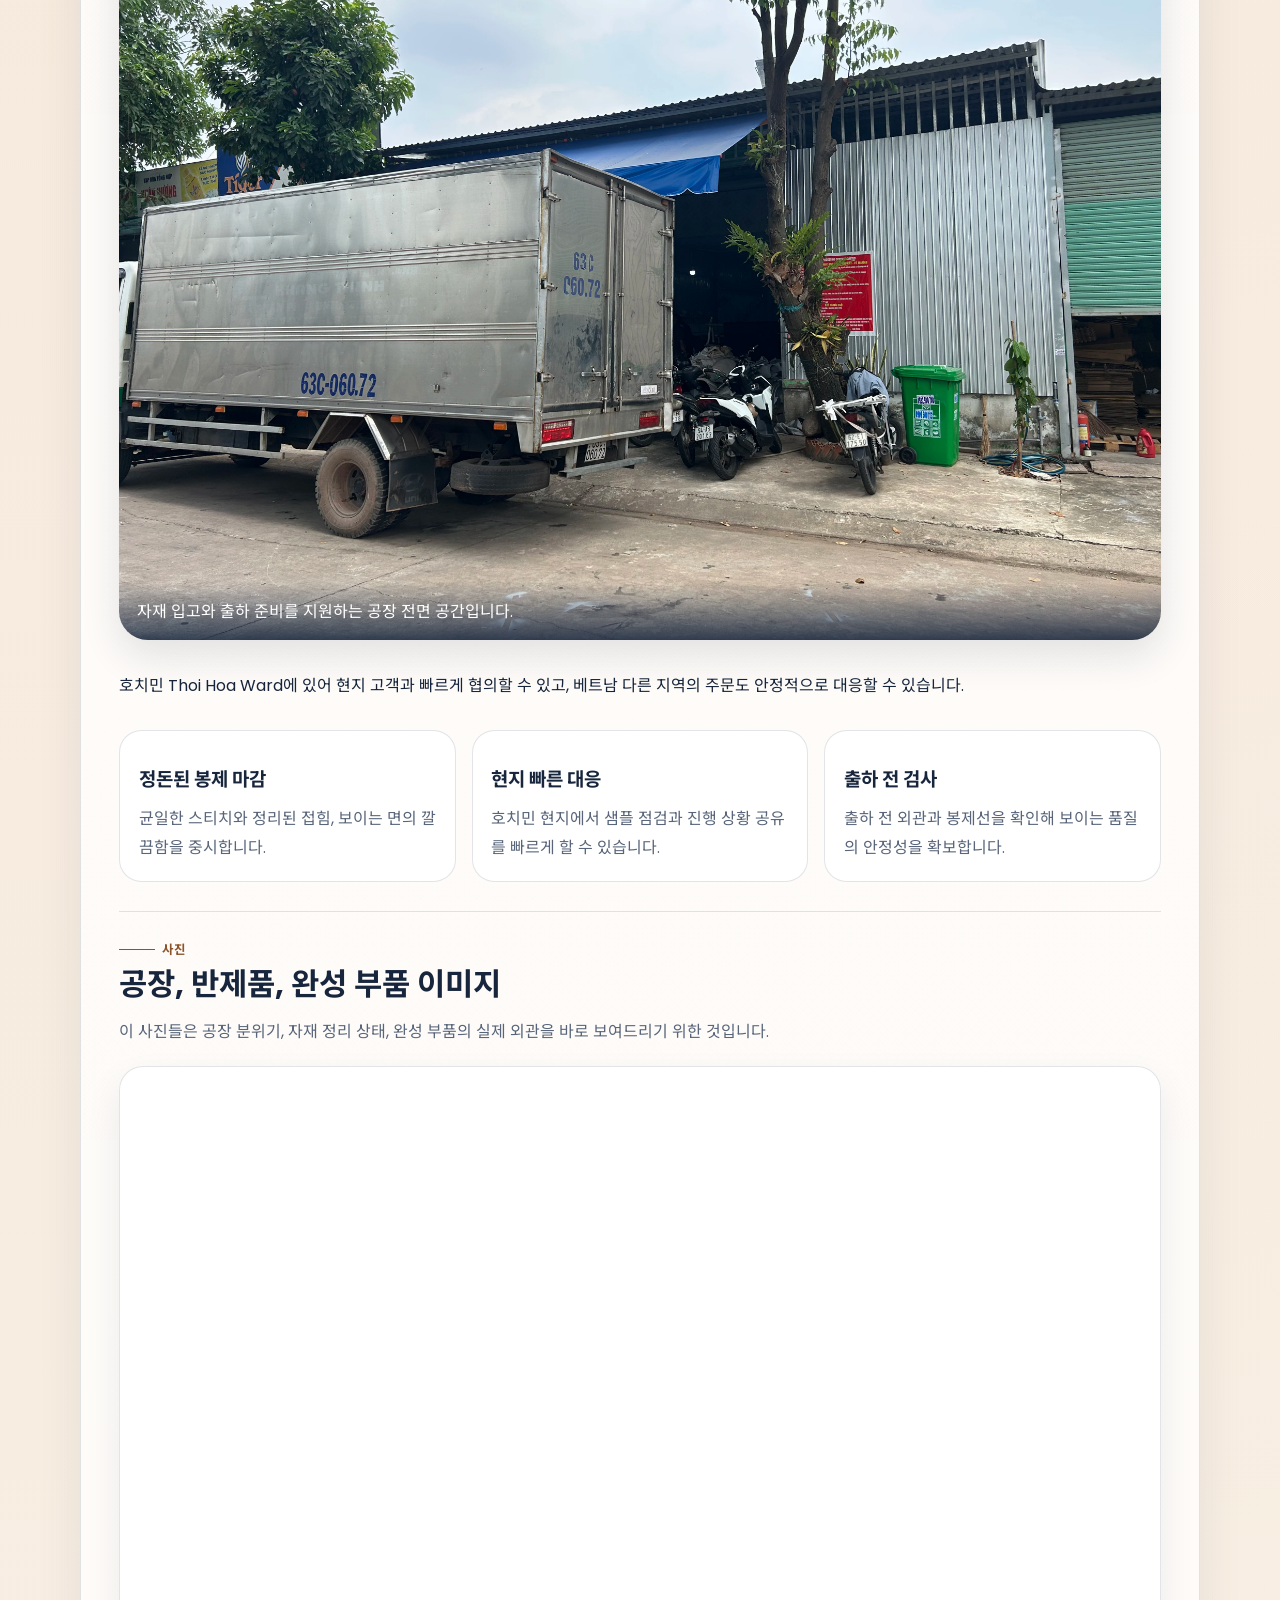
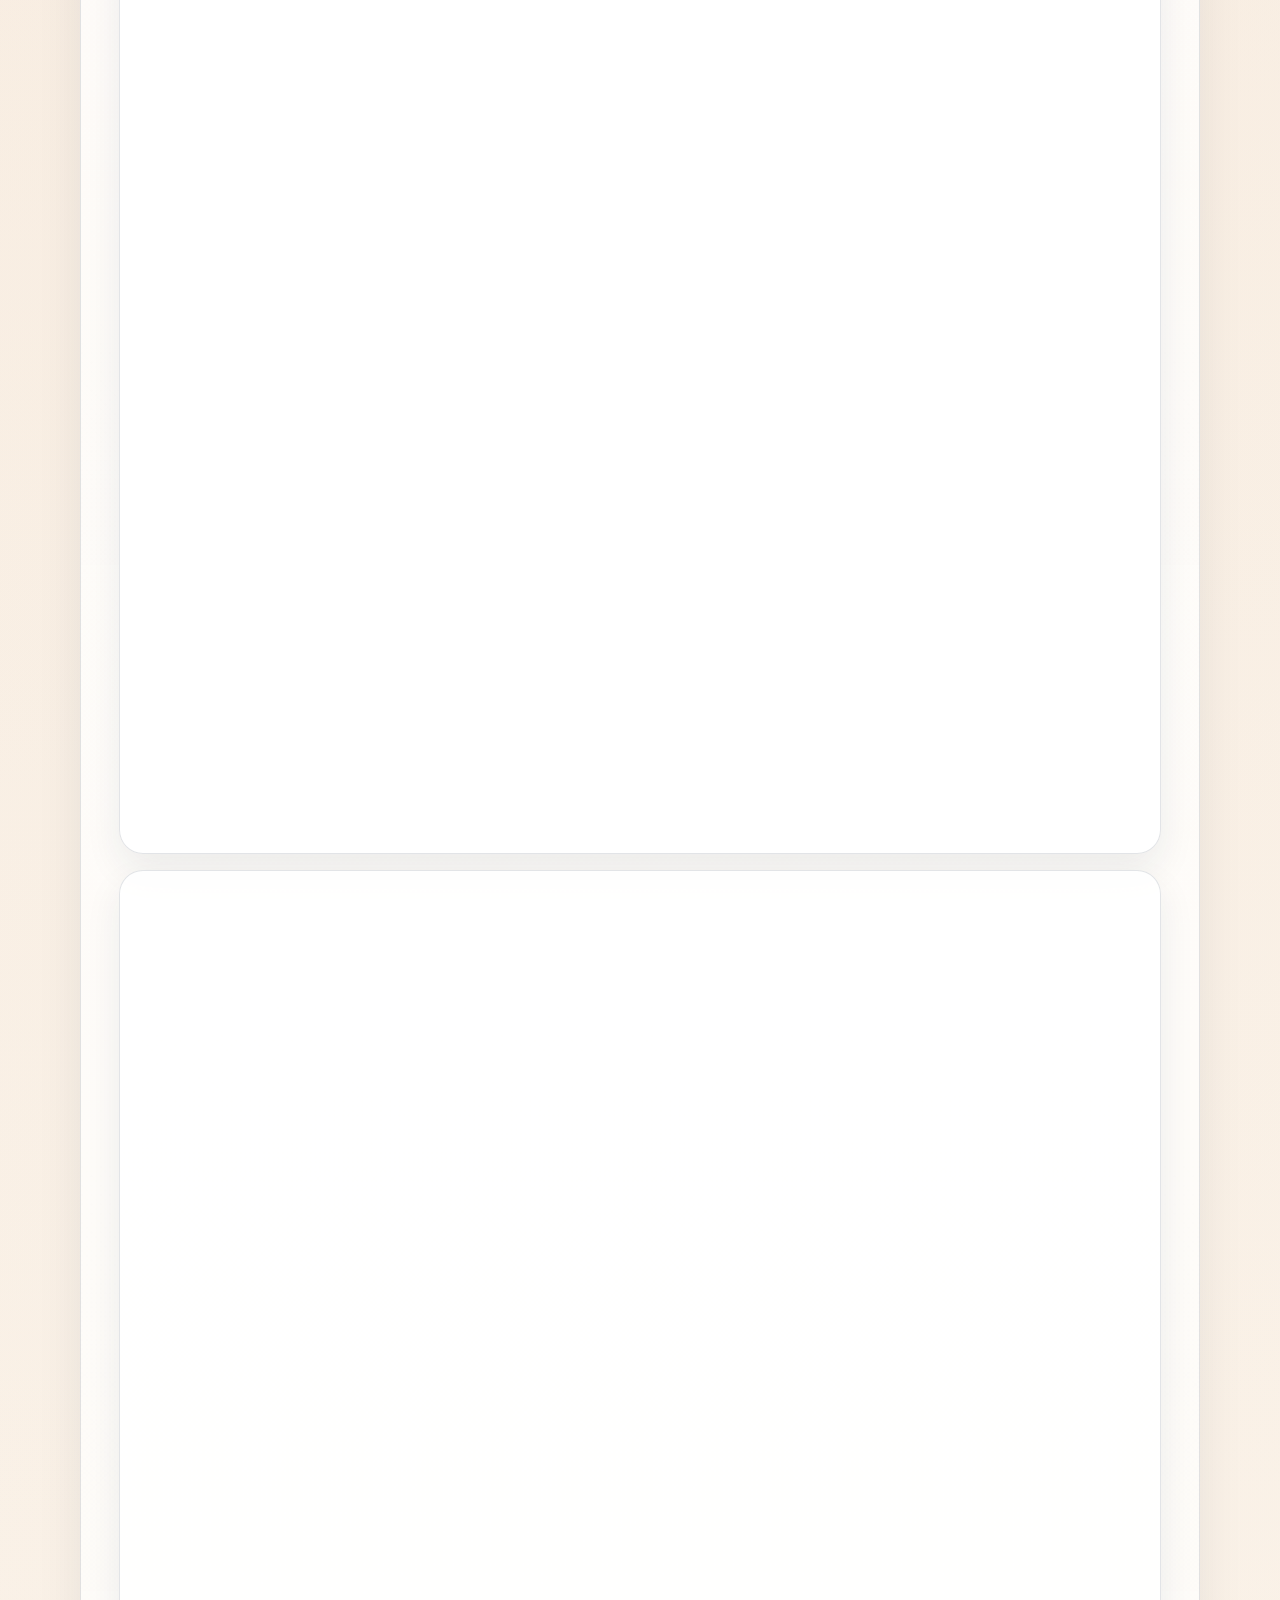
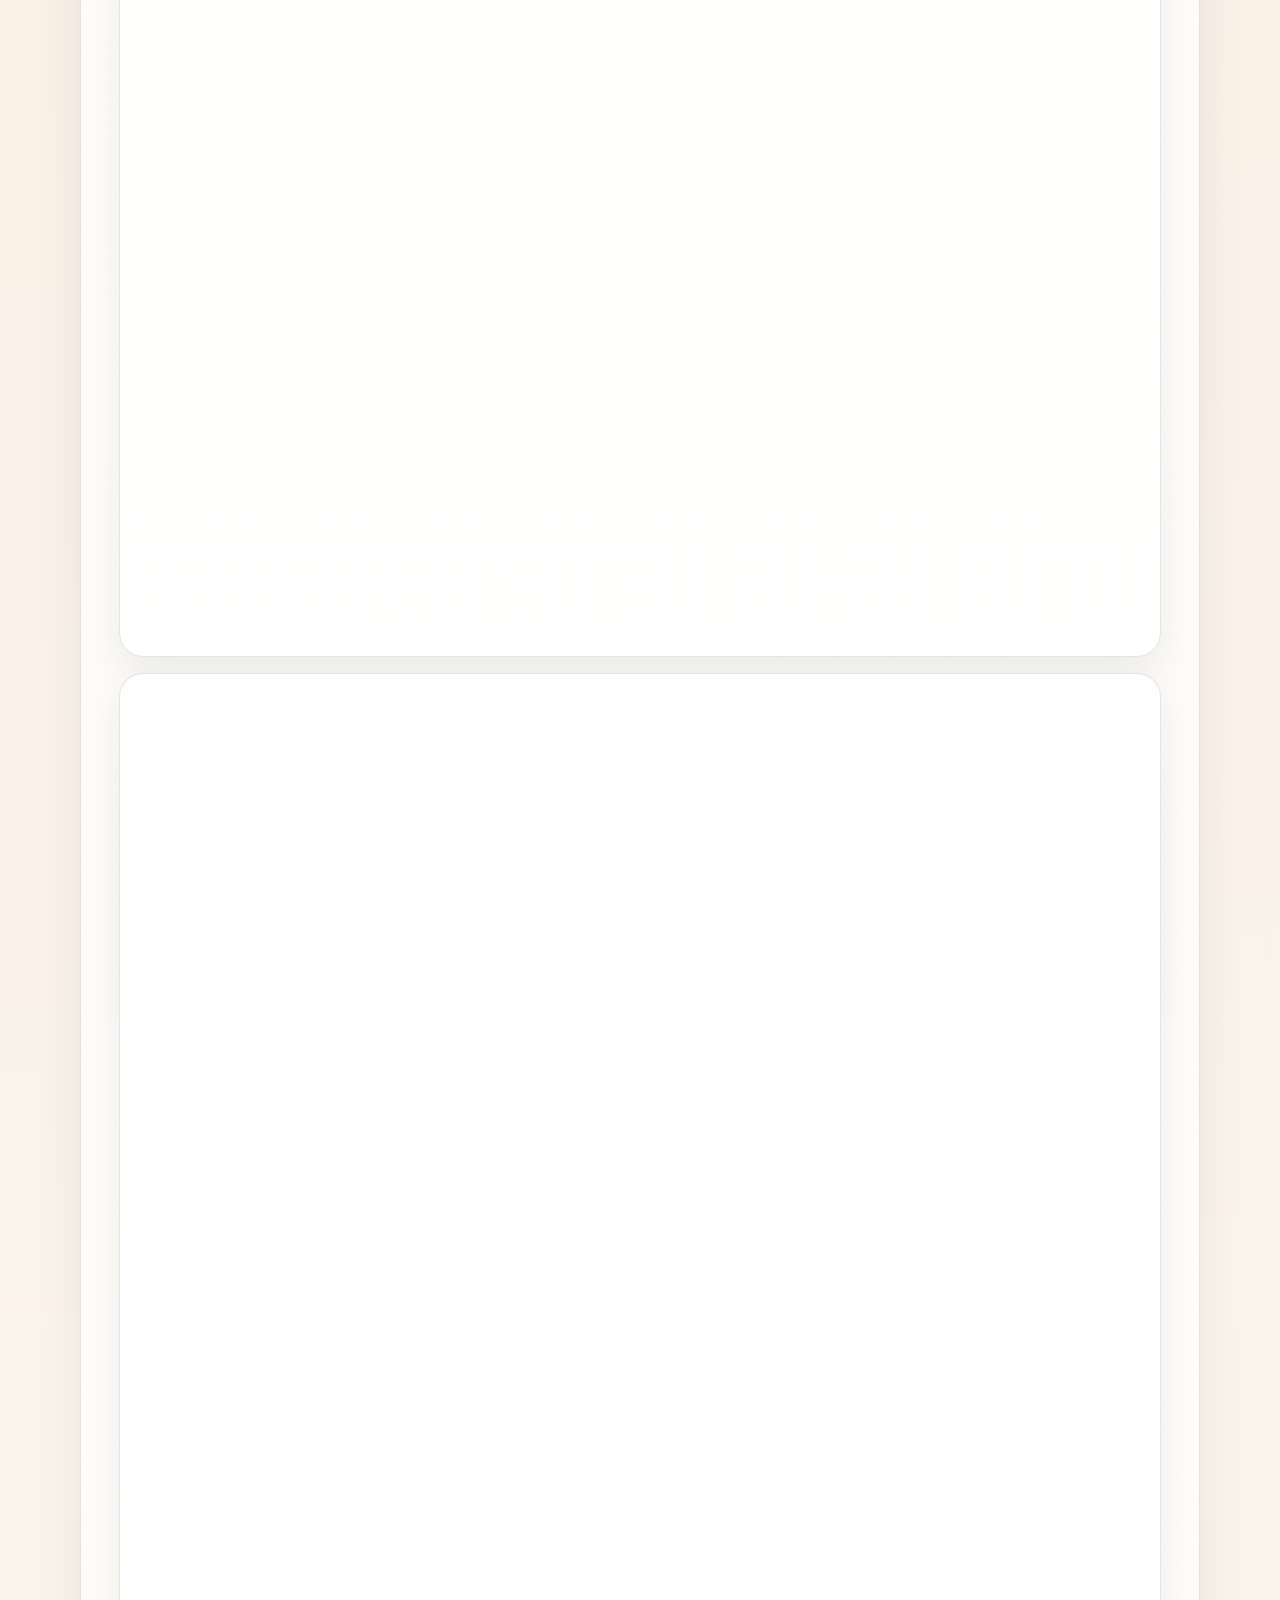
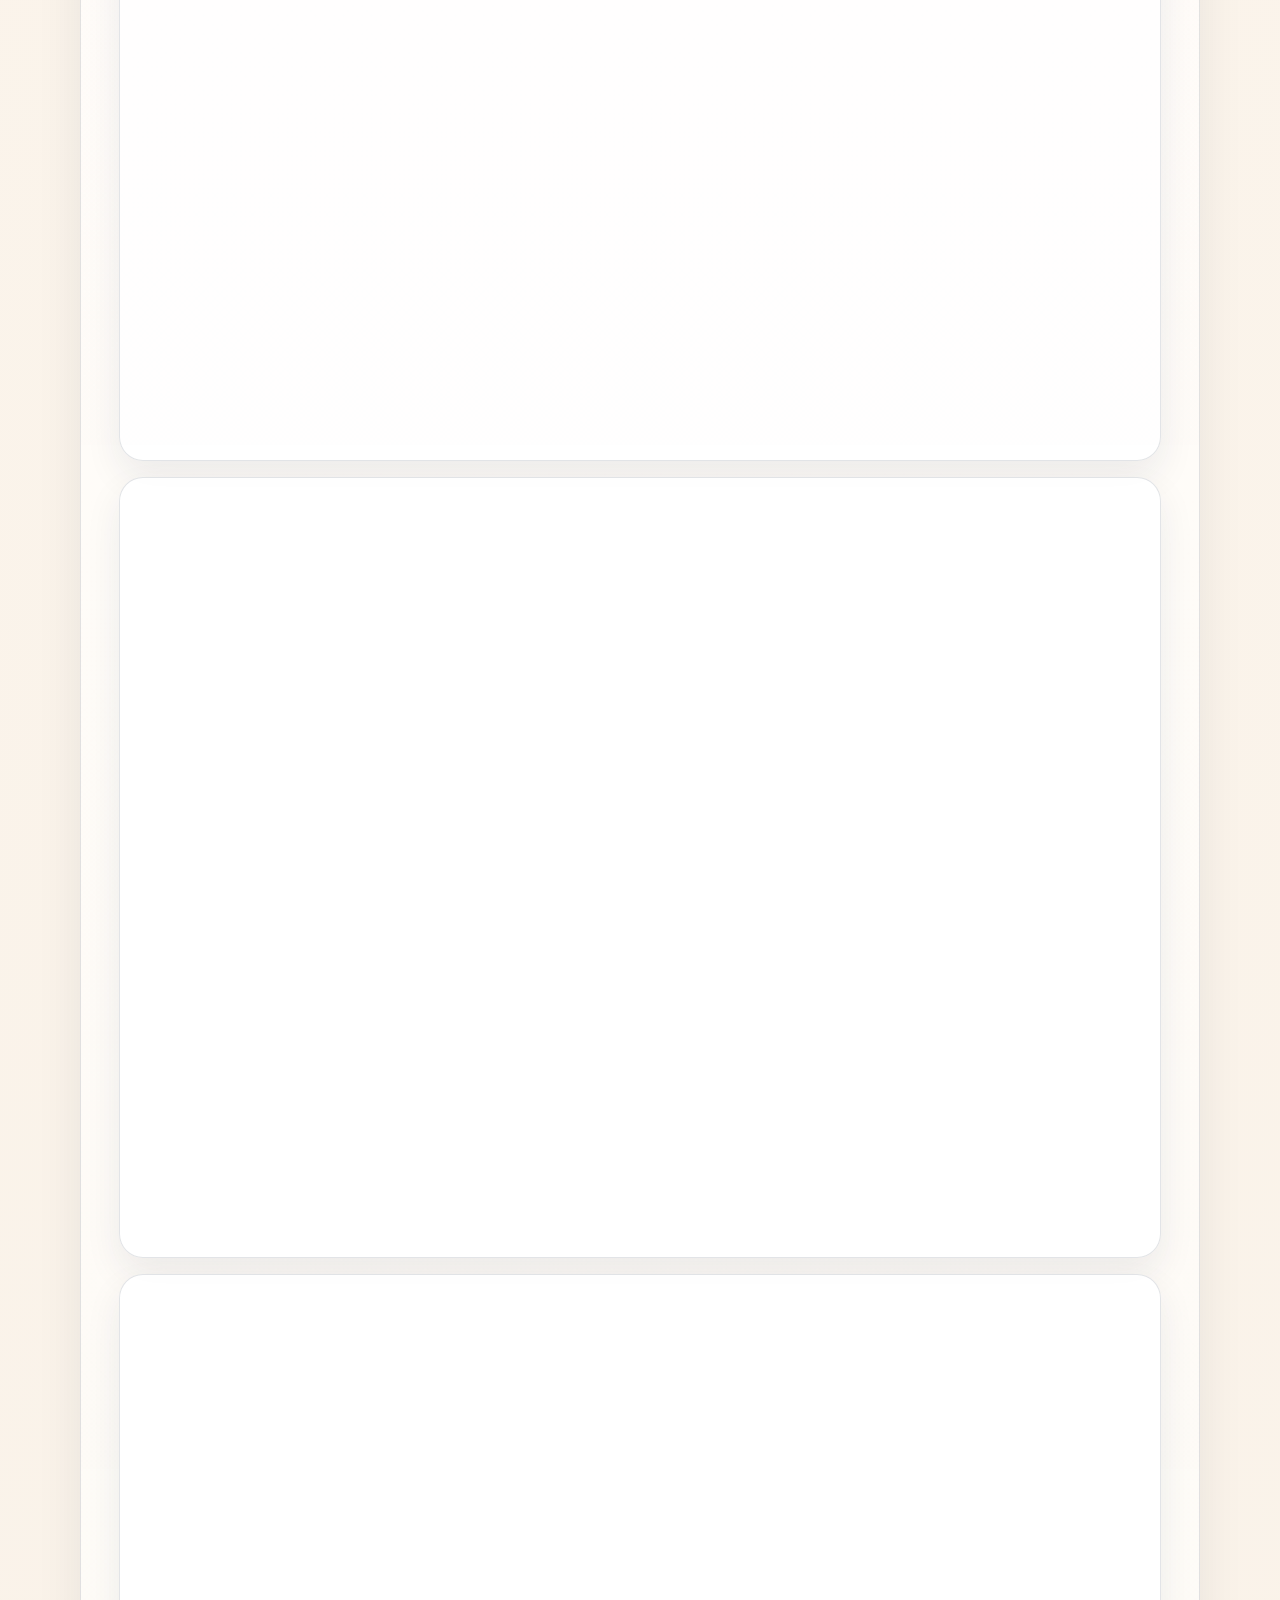
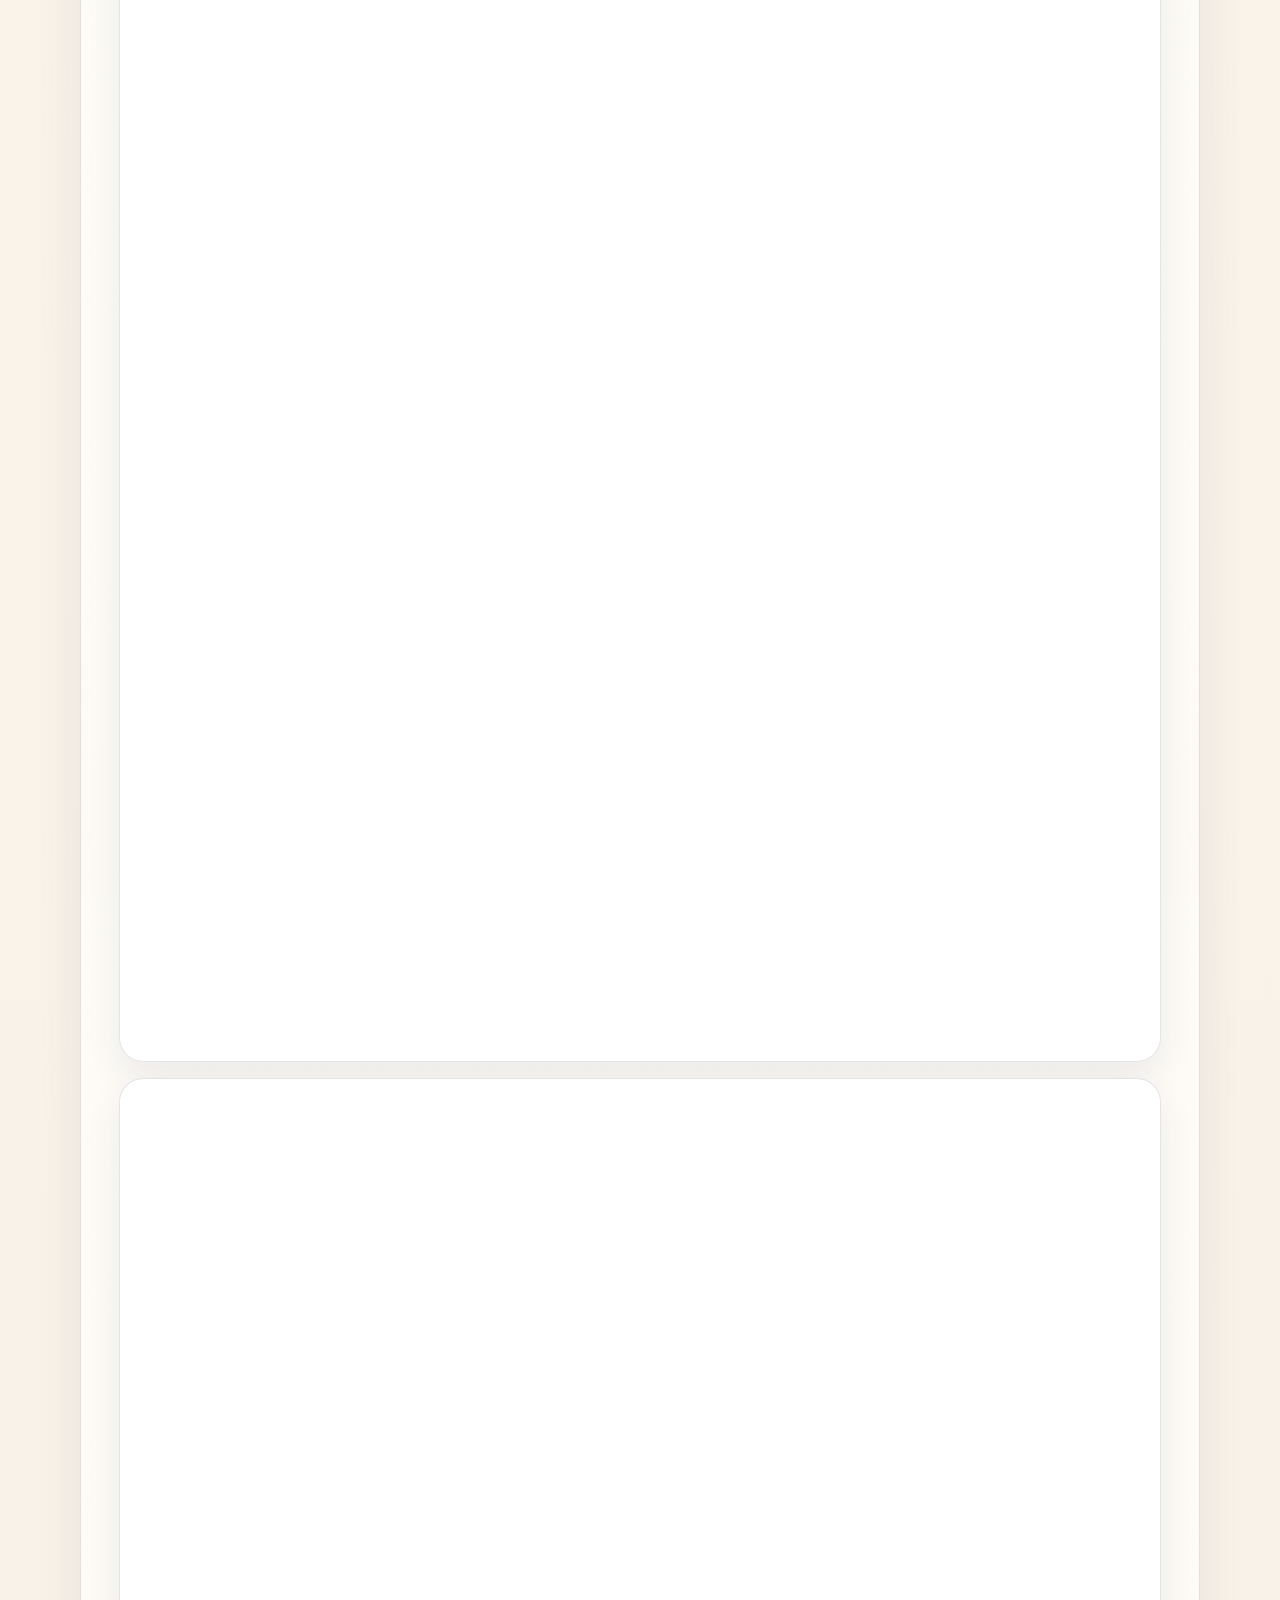
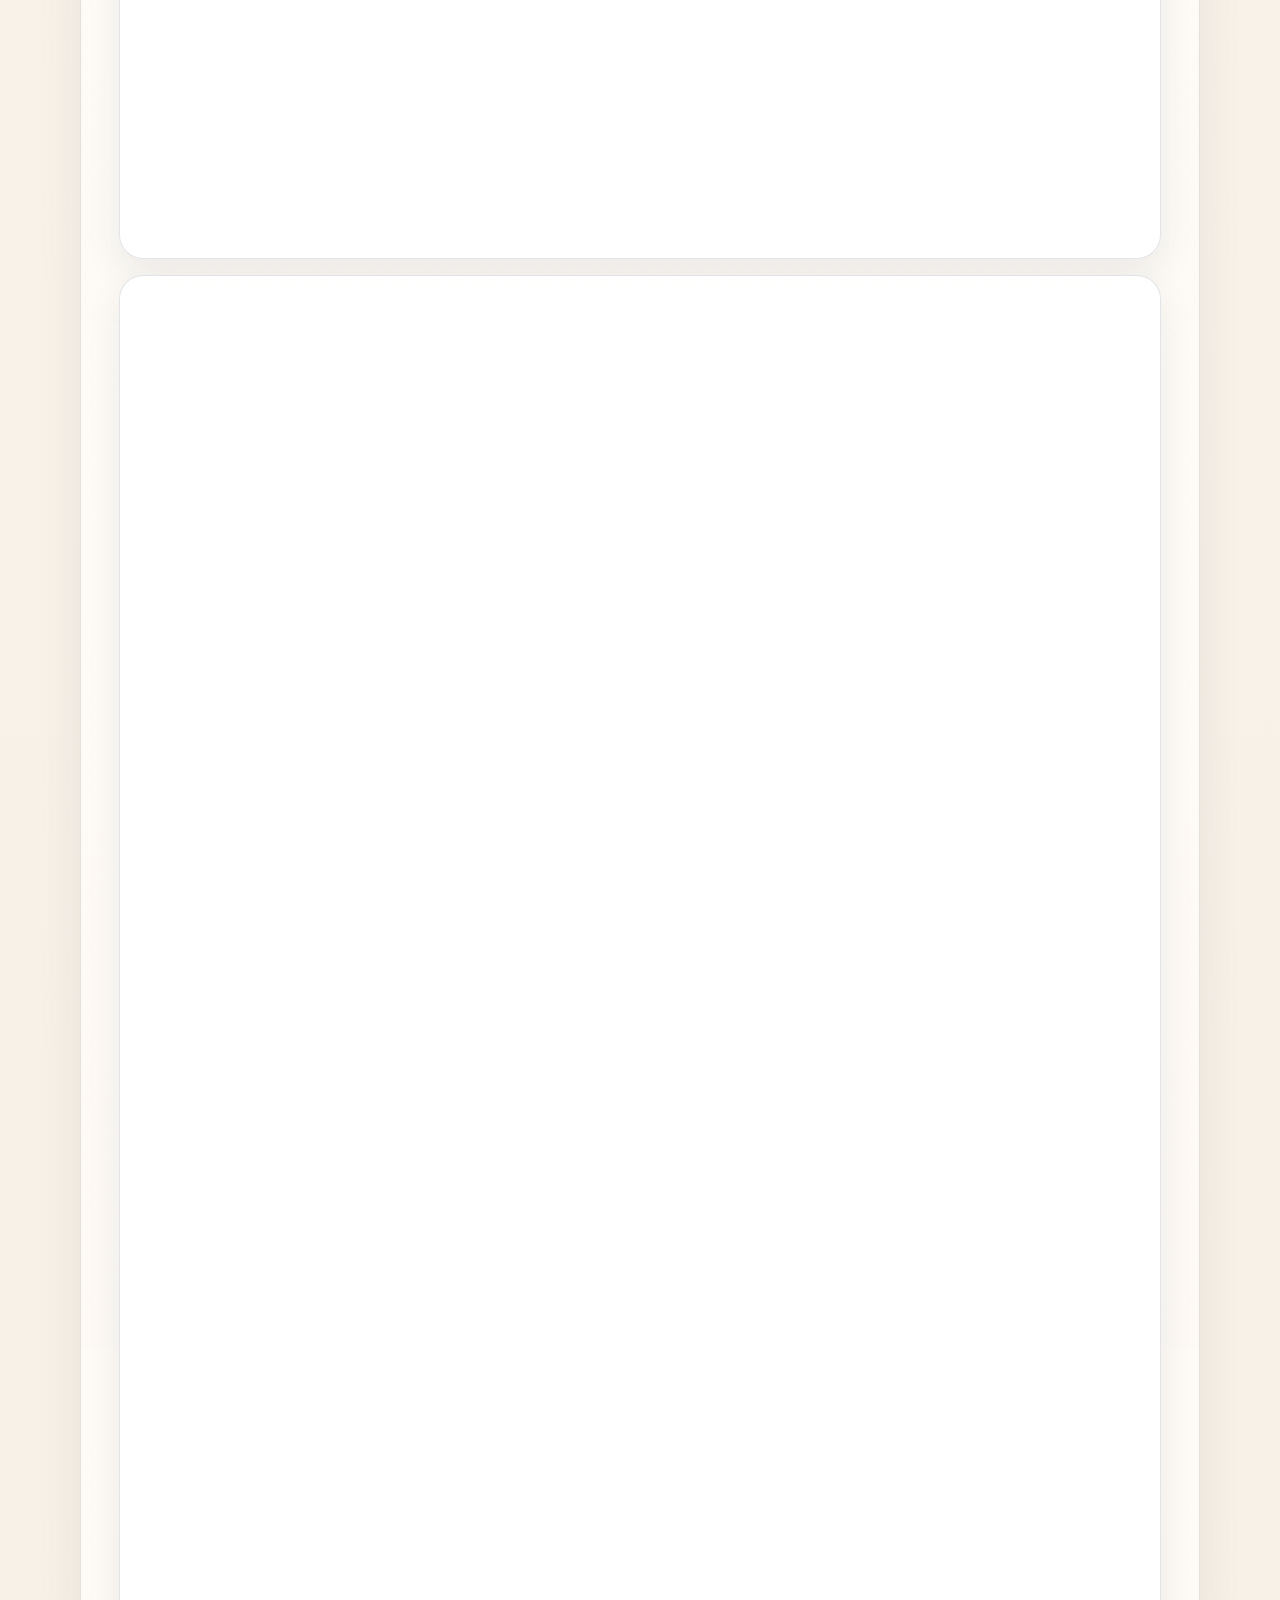
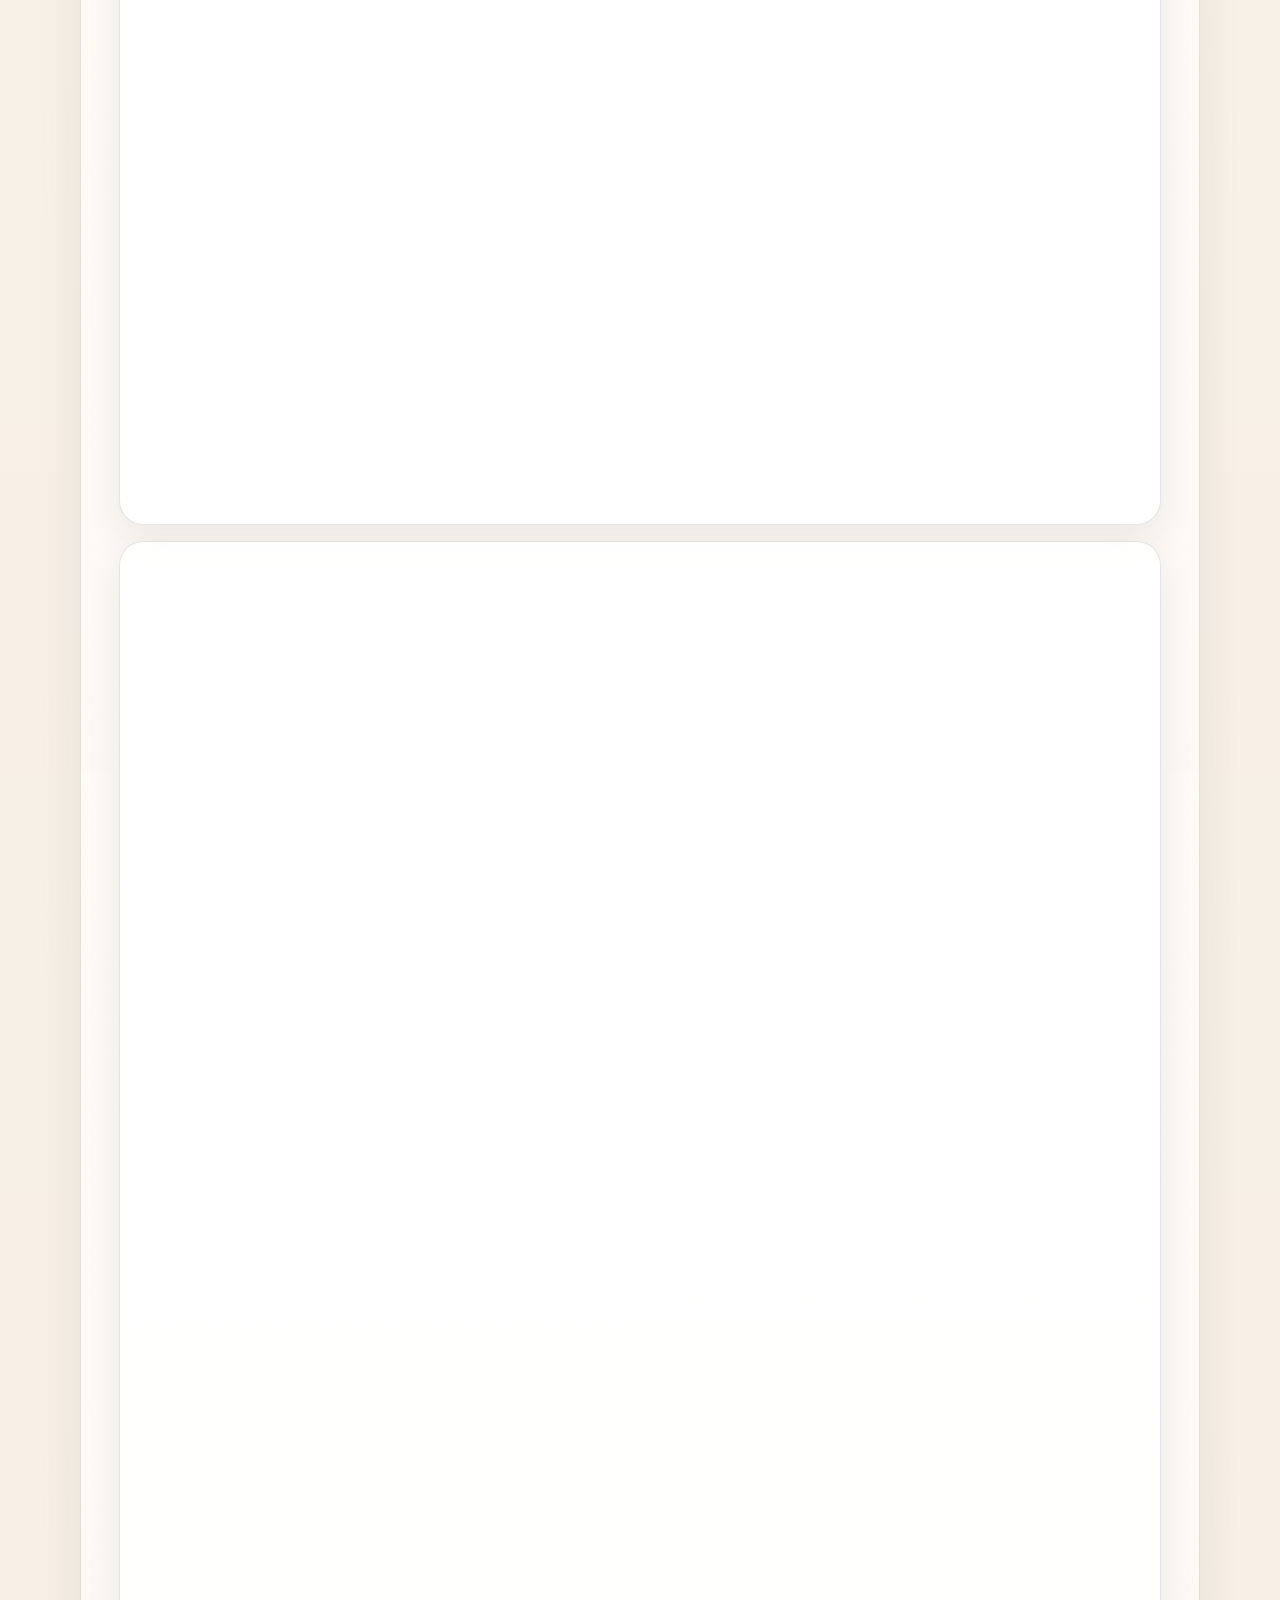
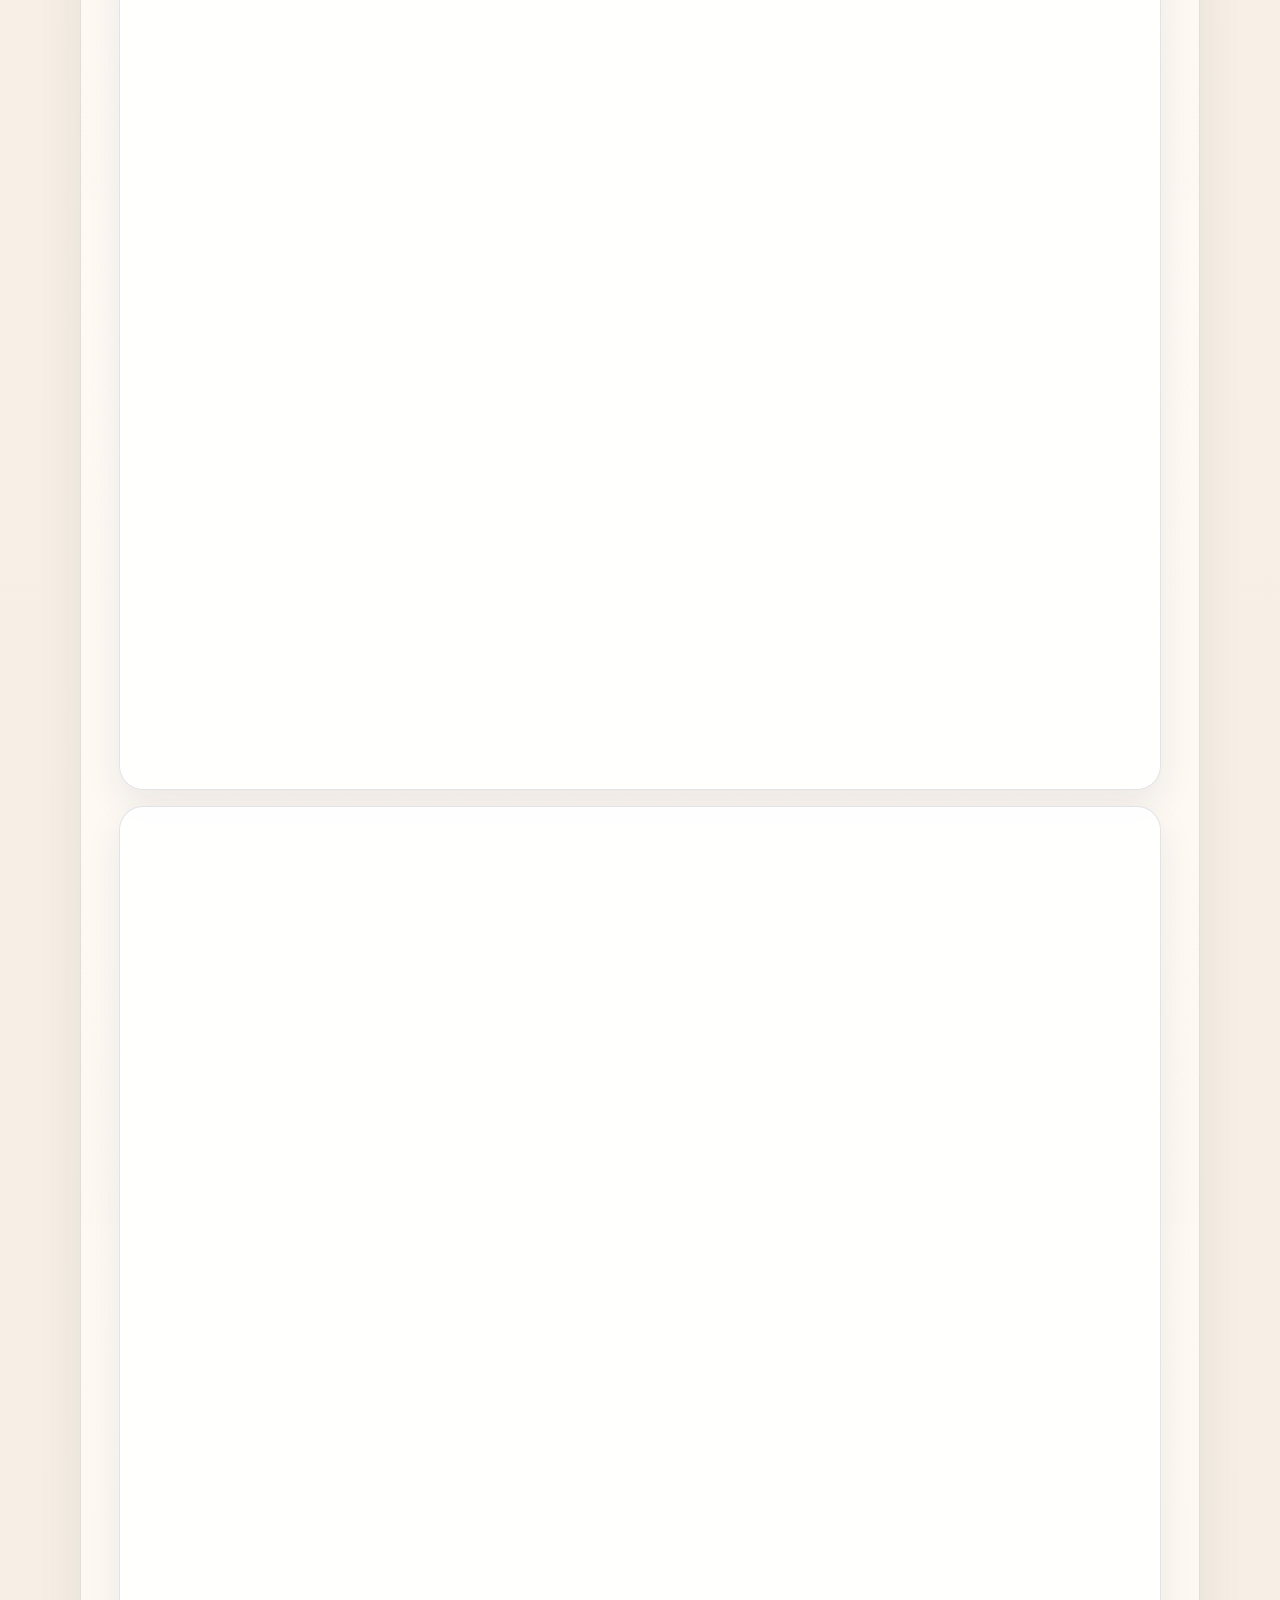
<file: ko/index.html>
<!doctype html>
<html lang="ko">
<head>
  <meta charset="utf-8">
  <meta name="viewport" content="width=device-width, initial-scale=1">
  <title>호치민 소파 커버 및 자동차 시트 봉제 공장 | Vietnam X Processing Company Limited</title>
  <meta name="description" content="Vietnam X Processing Company Limited는 베트남 호치민시에 위치한 봉제 가공 공장으로, 천연가죽 소파 커버, 패브릭 소파 커버, 자동차 시트 쿠션 및 각종 소프트 업홀스터리 제품의 봉제를 전문으로 합니다.">
  <meta name="keywords" content="호치민 소파 커버 봉제, 베트남 자동차 시트 쿠션 공장, 베트남 업홀스터리 봉제, 가죽 소파 커버 가공 베트남">
  <meta name="robots" content="index,follow,max-image-preview:large">
  <meta name="theme-color" content="#17263d">
  <link rel="canonical" href="https://www.giacongx.com/ko/">
  <link rel="alternate" hreflang="vi" href="https://www.giacongx.com/">
  <link rel="alternate" hreflang="en" href="https://www.giacongx.com/en/">
  <link rel="alternate" hreflang="zh" href="https://www.giacongx.com/zh/">
  <link rel="alternate" hreflang="ja" href="https://www.giacongx.com/ja/">
  <link rel="alternate" hreflang="ko" href="https://www.giacongx.com/ko/">
  <link rel="alternate" hreflang="x-default" href="https://www.giacongx.com/">
  <meta property="og:type" content="website">
  <meta property="og:site_name" content="Vietnam X Processing Company Limited">
  <meta property="og:title" content="호치민의 소파 커버 및 자동차 시트 봉제 파트너">
  <meta property="og:description" content="천연가죽 소파 커버, 패브릭 소파 커버, 자동차 시트 쿠션, 각종 업홀스터리 제품의 정밀 봉제에 대응합니다.">
  <meta property="og:image" content="../assets/images/sewing-line-closeup.webp">
  <meta property="og:locale" content="ko_KR">
  <meta name="twitter:card" content="summary_large_image">
  <link rel="preconnect" href="https://fonts.googleapis.com">
  <link rel="preconnect" href="https://fonts.gstatic.com" crossorigin>
  <link href="https://fonts.googleapis.com/css2?family=Noto+Sans+JP:wght@400;500;700;800&family=Noto+Sans+KR:wght@400;500;700;800&family=Noto+Sans+SC:wght@400;500;700;800&family=Poppins:wght@400;500;600;700;800&display=swap" rel="stylesheet">
  <link rel="stylesheet" href="https://cdnjs.cloudflare.com/ajax/libs/font-awesome/6.5.2/css/all.min.css">
  <link rel="icon" href="https://www.giacongx.com/assets/images/logo.webp" type="image/webp">
  <link rel="stylesheet" href="../assets/css/site.css">
  <script type="application/ld+json">
    {
      "@context": "https://schema.org",
      "@type": "LocalBusiness",
      "name": "VIETNAM X PROCESSING COMPANY LIMITED",
      "alternateName": "CÔNG TY TNHH GIA CÔNG X VIỆT NAM",
      "description": "베트남 호치민시에 위치한, 천연가죽 소파 커버, 패브릭 소파 커버, 자동차 시트 쿠션, 각종 업홀스터리 제품의 봉제 가공 공장입니다.",
      "telephone": "+84988218301",
      "email": "info@giacongx.com",
      "image": [
        "../assets/images/factory-front.webp",
        "../assets/images/sewing-line-closeup.webp",
        "../assets/images/leather-cover-brown.webp"
      ],
      "logo": "https://www.giacongx.com/assets/images/logo.webp",
      "hasMap": "https://maps.app.goo.gl/C5cqm9W752a1mhqNA",
      "areaServed": [
        "Ho Chi Minh City",
        "Vietnam"
      ],
      "address": {
        "@type": "PostalAddress",
        "streetAddress": "Unit 2, Lot 141, Ni13 Street, Quarter 1, Thoi Hoa Ward",
        "addressLocality": "Ho Chi Minh City",
        "addressCountry": "VN"
      },
      "openingHoursSpecification": {
        "@type": "OpeningHoursSpecification",
        "dayOfWeek": [
          "https://schema.org/Monday",
          "https://schema.org/Tuesday",
          "https://schema.org/Wednesday",
          "https://schema.org/Thursday",
          "https://schema.org/Friday",
          "https://schema.org/Saturday",
          "https://schema.org/Sunday"
        ],
        "opens": "07:30",
        "closes": "17:00"
      },
      "serviceType": [
        "천연가죽 소파 커버 봉제",
        "패브릭 소파 커버 봉제",
        "자동차 시트 쿠션 봉제",
        "업홀스터리 맞춤 봉제"
      ]
    }
  </script>
  <script src="../assets/js/site.js" defer></script>
</head>
<body>
  <div class="page-shell">
    <header class="site-header">
      <div class="container topbar">
        <a class="brand" href="https://www.giacongx.com/ko/" aria-label="홈">
          <span class="brand-copy">
            <strong>베트남 X 가공 유한책임회사</strong>
          </span>
        </a>
        <div class="actions">
          <nav class="site-nav" id="site-nav" data-nav>
            <a href="#contact">문의하기</a>
            <a href="#about">회사 소개</a>
            <a href="#faq">FAQ</a>
          </nav>
          <a class="button button-soft phone-button" href="tel:+84988218301"><i class="fa-solid fa-phone" aria-hidden="true"></i><span>0988 218 301</span></a>
          <details class="language-menu" data-language-menu aria-label="언어 전환">
            <summary class="language-trigger">
              <span class="lang-title"><i class="fa-solid fa-globe" aria-hidden="true"></i><span>언어</span></span>
              <span class="language-current">한국어</span>
              <i class="fa-solid fa-chevron-down language-chevron" aria-hidden="true"></i>
            </summary>
            <div class="language-panel">
              <a class="lang-link" href="https://www.giacongx.com/">Tiếng Việt</a>
              <a class="lang-link" href="https://www.giacongx.com/en/">English</a>
              <a class="lang-link" href="https://www.giacongx.com/zh/">中文</a>
              <a class="lang-link" href="https://www.giacongx.com/ja/">日本語</a>
              <a class="lang-link is-active" href="https://www.giacongx.com/ko/" aria-current="page">한국어</a>
            </div>
          </details>
        </div>
      </div>
    </header>

    <main>
      <section class="hero">
        <div class="container hero-grid">
          <div class="hero-copy reveal">
            <h1 class="hero-title">천연가죽 소파 커버, 패브릭 업홀스터리, 자동차 시트 쿠션을 위한 정밀 봉제</h1>
            <p class="hero-lead">호치민에서 천연가죽 소파 커버, 패브릭 소파 커버, 자동차 시트 쿠션, 각종 업홀스터리 부품을 봉제합니다. 실물 샘플, 패턴, 참고 이미지를 바탕으로 소재 처리, 봉제 디테일, 납기, 출하 전 점검 기준을 먼저 맞춘 뒤 생산을 진행합니다.</p>
            <div class="hero-actions">
              <a class="button" href="tel:+84988218301"><i class="fa-solid fa-phone-volume" aria-hidden="true"></i><span>바로 전화하기</span></a>
              <a class="button button-secondary" href="#contact">상담 요청</a>
            </div>
          </div>

          <div class="hero-media reveal">
            <figure class="hero-frame">
              <img src="../assets/images/sewing-line-closeup.webp" alt="업홀스터리 소재를 봉제하는 작업 모습" width="1080" height="1440" fetchpriority="high">
            </figure>
          </div>

          <div class="hero-stats">
            <article class="stat">
              <strong>호치민 현지 공장</strong>
              <span>샘플 확인, 일정 조율, 납품 소통을 빠르게 진행하기 좋습니다.</span>
            </article>
            <article class="stat">
              <strong>가죽과 원단 대응</strong>
              <span>소파 커버, 자동차 시트 쿠션, 다양한 업홀스터리 제품에 적합합니다.</span>
            </article>
            <article class="stat">
              <strong>샘플부터 생산까지</strong>
              <span>샘플 검토, 봉제, 검수, 출하 준비까지 일관되게 대응합니다.</span>
            </article>
          </div>
        </div>
      </section>

      <section id="contact">
        <div class="container section-shell reveal">
          <div class="section-head">
            <div>
              <div class="kicker">문의</div>
              <h2>공장에 직접 문의하세요</h2>
            </div>
            <p>호치민에서 소파 커버 봉제 공장을 찾고 있거나, 베트남에서 업홀스터리 봉제 파트너가 필요하다면 직접 문의해 주세요.</p>
          </div>
          <div class="contact-grid">
            <article class="contact-card">
              <strong>회사 정보</strong>
              <p>베트남 X 가공 유한책임회사</p>
              <p class="contact-line"><i class="fa-solid fa-phone" aria-hidden="true"></i><span>전화: <a href="tel:+84988218301">0988 218 301</a></span></p>
              <p class="contact-line"><i class="fa-solid fa-envelope" aria-hidden="true"></i><span>이메일: <a href="mailto:info@giacongx.com">info@giacongx.com</a></span></p>
              <p>주소: Unit 2, Lot 141, Ni13 Street, Quarter 1, Thoi Hoa Ward, Ho Chi Minh City, Vietnam</p>
              <a class="button button-secondary button-map" href="https://maps.app.goo.gl/C5cqm9W752a1mhqNA" target="_blank" rel="noreferrer">지도 보기</a>
              <div class="map-embed">
                <iframe src="https://www.google.com/maps/embed?pb=!1m14!1m8!1m3!1d1930.5490100878483!2d106.64852602916369!3d11.113356137836725!3m2!1i1024!2i768!4f13.1!3m3!1m2!1s0x3174cf1de5c8b1c9%3A0x5f0b06e8c2226eaf!2sC%C3%94NG%20TY%20TNHH%20GIA%20C%C3%94NG%20X%20VIETNAM!5e0!3m2!1sen!2s!4v1776452858719!5m2!1sen!2s" title="Vietnam X Processing 회사 지도" allowfullscreen="" loading="lazy" referrerpolicy="no-referrer-when-downgrade"></iframe>
              </div>
            </article>
            <div class="contact-stack">
              <article class="contact-card">
                <strong>영업시간</strong>
                <p class="hours-note">공장 정규 운영 시간에 맞춰 응대합니다.</p>
                <ul class="hours-list">
                  <li><span>월요일</span><span>07:30 - 17:00</span></li>
                  <li><span>화요일</span><span>07:30 - 17:00</span></li>
                  <li><span>수요일</span><span>07:30 - 17:00</span></li>
                  <li><span>목요일</span><span>07:30 - 17:00</span></li>
                  <li><span>금요일</span><span>07:30 - 17:00</span></li>
                  <li><span>토요일</span><span>07:30 - 17:00</span></li>
                  <li><span>일요일</span><span>07:30 - 17:00</span></li>
                </ul>
              </article>
              <article class="contact-card">
                <strong>주요 가공 범위</strong>
                <ul>
                  <li>가죽 및 패브릭 소파 커버 봉제.</li>
                  <li>자동차 시트 쿠션 및 관련 부품.</li>
                  <li>각종 업홀스터리 맞춤 봉제.</li>
                  <li>외관과 봉제 품질을 중시하는 주문.</li>
                </ul>
              </article>
            </div>
          </div>
        </div>
      </section>

      <section id="about">
        <div class="container section-shell reveal">
          <div class="section-head">
            <div>
              <div class="kicker">회사 소개</div>
              <h2>서비스 범위, 작업 공정, 공장 환경, 실제 사진</h2>
            </div>
            <p>이 섹션에서는 주로 맡는 품목, 진행 방식, 공장 운영 환경, 실제 작업 이미지를 한 번에 확인하실 수 있습니다.</p>
          </div>
          <div class="section-subgroup" id="services">
            <div>
              <div class="kicker">서비스</div>
              <h3 class="section-subtitle">업홀스터리와 패딩 제품의 주요 봉제 범위</h3>
            </div>
            <p class="section-note">주로 소파 커버, 자동차 시트 쿠션, 각종 업홀스터리 제품을 다루며, 봉제선, 형상, 납기 관리까지 함께 봅니다.</p>
          </div>
          <div class="grid-3">
            <article class="service-card">
              <span class="tag">소파 커버</span>
              <h3>천연가죽 및 패브릭 소파 커버</h3>
              <p>봉제선의 균일함, 코너 마감, 표면의 깔끔함이 중요한 소파 커버 봉제 프로젝트에 대응합니다.</p>
            </article>
            <article class="service-card">
              <span class="tag">자동차용</span>
              <h3>자동차 시트 쿠션과 관련 부품</h3>
              <p>자동차 시트 쿠션, 헤드레스트 커버, 시트 관련 소프트 부품에 대해 형상과 봉제 정확도를 고려해 작업합니다.</p>
            </article>
            <article class="service-card">
              <span class="tag">맞춤 봉제</span>
              <h3>샘플 기반 맞춤 봉제</h3>
              <p>실물 샘플, 패턴, 참고 이미지 등을 바탕으로 소재 처리 방식과 봉제 포인트, 마감 기준을 함께 정리합니다.</p>
            </article>
          </div>
          <div class="section-subgroup" id="process">
            <div>
              <div class="kicker">진행</div>
              <h3 class="section-subtitle">가공 주문에 맞는 간결한 진행 절차</h3>
            </div>
            <p class="section-note">프로젝트는 실물 샘플, 패턴, 참고 이미지 중 어떤 방식으로도 시작할 수 있습니다. 먼저 치수, 소재, 마감 기준을 맞춘 뒤 다음 단계로 넘어갑니다.</p>
          </div>
          <div class="process-grid">
            <article class="process-card">
              <div class="process-number">1</div>
              <h3>요구사항 확인</h3>
              <p>먼저 제품 종류, 소재, 예상 수량, 원하는 마감 기준을 정리합니다.</p>
            </article>
            <article class="process-card">
              <div class="process-number">2</div>
              <h3>샘플 및 사양 검토</h3>
              <p>형상, 엣지 처리, 연결 부위 등 보이는 품질에 영향을 주는 요소를 확인합니다.</p>
            </article>
            <article class="process-card">
              <div class="process-number">3</div>
              <h3>봉제 및 검수</h3>
              <p>봉제 과정에서 스티치와 표면 상태를 확인하며 일관성을 유지합니다.</p>
            </article>
            <article class="process-card">
              <div class="process-number">4</div>
              <h3>일정에 맞춘 출하</h3>
              <p>포장과 출하 준비를 마친 뒤 사전 협의된 일정에 따라 납품을 진행합니다.</p>
            </article>
          </div>
          <div class="section-subgroup" id="factory">
            <div>
              <div class="kicker">공장</div>
              <h3 class="section-subtitle">호치민 현지 공장과 실제 운영 강점</h3>
            </div>
            <p class="section-note">고객이 가장 먼저 묻는 것은 응답 속도, 샘플 재현성, 납기 안정성입니다. 공장 운영도 그 세 가지를 중심으로 움직입니다.</p>
          </div>
          <div class="factory-grid">
            <div class="factory-copy factory-copy-wide">
              <p>공장에서는 소파 커버, 자동차 시트 쿠션, 기타 업홀스터리 제품의 봉제 작업을 꾸준히 처리합니다. 자재, 반제품, 완제품을 공정별로 구분해 외관과 봉제 상태를 확인하기 쉽게 운영합니다.</p>
              <figure class="photo-card">
                <img src="../assets/images/factory-front.webp" alt="Vietnam X Processing 공장 전경" width="4032" height="3024" loading="lazy" decoding="async">
                <figcaption>자재 입고와 출하 준비를 지원하는 공장 전면 공간입니다.</figcaption>
              </figure>
              <p>호치민 Thoi Hoa Ward에 있어 현지 고객과 빠르게 협의할 수 있고, 베트남 다른 지역의 주문도 안정적으로 대응할 수 있습니다.</p>
              <div class="grid-3">
                <article class="advantage-card">
                  <h3>정돈된 봉제 마감</h3>
                  <p>균일한 스티치와 정리된 접힘, 보이는 면의 깔끔함을 중시합니다.</p>
                </article>
                <article class="advantage-card">
                  <h3>현지 빠른 대응</h3>
                  <p>호치민 현지에서 샘플 점검과 진행 상황 공유를 빠르게 할 수 있습니다.</p>
                </article>
                <article class="advantage-card">
                  <h3>출하 전 검사</h3>
                  <p>출하 전 외관과 봉제선을 확인해 보이는 품질의 안정성을 확보합니다.</p>
                </article>
              </div>
            </div>
          </div>
          <div class="section-subgroup" id="gallery">
            <div>
              <div class="kicker">사진</div>
              <h3 class="section-subtitle">공장, 반제품, 완성 부품 이미지</h3>
            </div>
            <p class="section-note">이 사진들은 공장 분위기, 자재 정리 상태, 완성 부품의 실제 외관을 바로 보여드리기 위한 것입니다.</p>
          </div>
          <div class="gallery-grid">
              <figure class="gallery-item">
                <img src="../assets/images/Cutting process 1.webp" alt="긴 재단 테이블 위에 여러 겹의 자재를 펼치는 작업 모습" width="4284" height="5712" loading="lazy" decoding="async">
              </figure>
              <figure class="gallery-item">
                <img src="../assets/images/Cutting process 2.webp" alt="재단 테이블 가장자리에서 적층 자재를 맞추는 작업자 근경" width="4284" height="5712" loading="lazy" decoding="async">
              </figure>
              <figure class="gallery-item">
                <img src="../assets/images/Cutting process 3.webp" alt="공장 내부의 긴 재단 테이블에 자재를 여러 겹으로 펼친 전경" width="4284" height="5712" loading="lazy" decoding="async">
              </figure>
              <figure class="gallery-item">
                <img src="../assets/images/Cutting process 4.webp" alt="재단 테이블 옆 공급 랙에 걸린 자재 롤" width="5712" height="4284" loading="lazy" decoding="async">
              </figure>
              <figure class="gallery-item">
                <img src="../assets/images/Cutting process 5.webp" alt="롤 자재가 재단 테이블로 공급되며 여러 겹으로 쌓이는 모습" width="4284" height="5712" loading="lazy" decoding="async">
              </figure>
            <figure class="gallery-item tall">
              <img src="../assets/images/material-preparation.webp" alt="작업장 안에 정리된 반가공 업홀스터리 자재" width="4032" height="3024" loading="lazy" decoding="async">
            </figure>
            <figure class="gallery-item tall">
              <img src="../assets/images/leather-cover-brown.webp" alt="브라운 천연가죽 소파 커버 디테일" width="1080" height="1920" loading="lazy" decoding="async">
            </figure>
            <figure class="gallery-item">
              <img src="../assets/images/black-seat-cover.webp" alt="블랙 시트 커버 완성 부품" width="1080" height="1920" loading="lazy" decoding="async">
            </figure>
            <figure class="gallery-item">
              <img src="../assets/images/beige-seat-cover.webp" alt="형상에 맞춰 봉제한 베이지 시트 커버 부품" width="1080" height="1920" loading="lazy" decoding="async">
            </figure>
            <figure class="gallery-item wide">
              <img src="../assets/images/factory-exterior-wide.webp" alt="공장 앞 자재 적재 및 입출고 공간" width="4032" height="3024" loading="lazy" decoding="async">
            </figure>
            <figure class="gallery-item">
              <img src="../assets/images/interior photo 6.webp" alt="공장 내부 봉제 라인에서 작업 중인 모습" width="3024" height="4032" loading="lazy" decoding="async">
            </figure>
            <figure class="gallery-item">
              <img src="../assets/images/interior photo 9.webp" alt="공장 안의 봉제기와 작업대 근접 사진" width="3024" height="4032" loading="lazy" decoding="async">
            </figure>
            <figure class="gallery-item">
              <img src="../assets/images/interior photo 13.webp" alt="자재가 놓인 작업 구역에서 봉제 중인 작업자들" width="4032" height="3024" loading="lazy" decoding="async">
            </figure>
            <figure class="gallery-item">
              <img src="../assets/images/interior photo 17.webp" alt="실콘과 자재가 놓인 산업용 봉제기 근접 사진" width="4032" height="3024" loading="lazy" decoding="async">
            </figure>
          </div>
        </div>
      </section>

      <section id="faq">
        <div class="container section-shell reveal">
          <div class="section-head">
            <div>
              <div class="kicker">FAQ</div>
              <h2>베트남 봉제 공장을 찾는 고객이 자주 묻는 질문</h2>
            </div>
            <p>아래는 호치민에서 업홀스터리 봉제 파트너를 찾는 고객이 실제로 많이 묻는 질문입니다.</p>
          </div>
          <div class="faq-list">
            <details>
              <summary>어떤 제품을 주로 봉제하나요?</summary>
              <p>천연가죽 소파 커버, 패브릭 소파 커버, 자동차 시트 쿠션, 헤드레스트 커버 등 봉제 품질이 중요한 업홀스터리 제품을 중심으로 작업합니다.</p>
            </details>
            <details>
              <summary>샘플이나 패턴을 기준으로 생산할 수 있나요?</summary>
              <p>예. 실물 샘플, 패턴, 참고 이미지 등을 기준으로 봉제 방식과 마감 방향을 맞춘 뒤 진행합니다.</p>
            </details>
            <details>
              <summary>어느 지역 고객을 지원하나요?</summary>
              <p>호치민을 중심으로 일하며, 베트남 다른 지역의 고객과도 봉제 가공 협업이 가능합니다.</p>
            </details>
            <details>
              <summary>견적은 어떻게 요청하나요?</summary>
              <p>0988 218 301로 전화 주시면 제품 종류, 소재, 예상 수량, 참고 자료를 함께 확인하며 진행해 드립니다.</p>
            </details>
          </div>
        </div>
      </section>

    </main>

    <footer class="footer">
      <div class="container footer-inner">
        <p>&copy; <span data-year></span> Vietnam X Processing Company Limited</p>
      </div>
    </footer>
  </div>
</body>
</html>
</file>
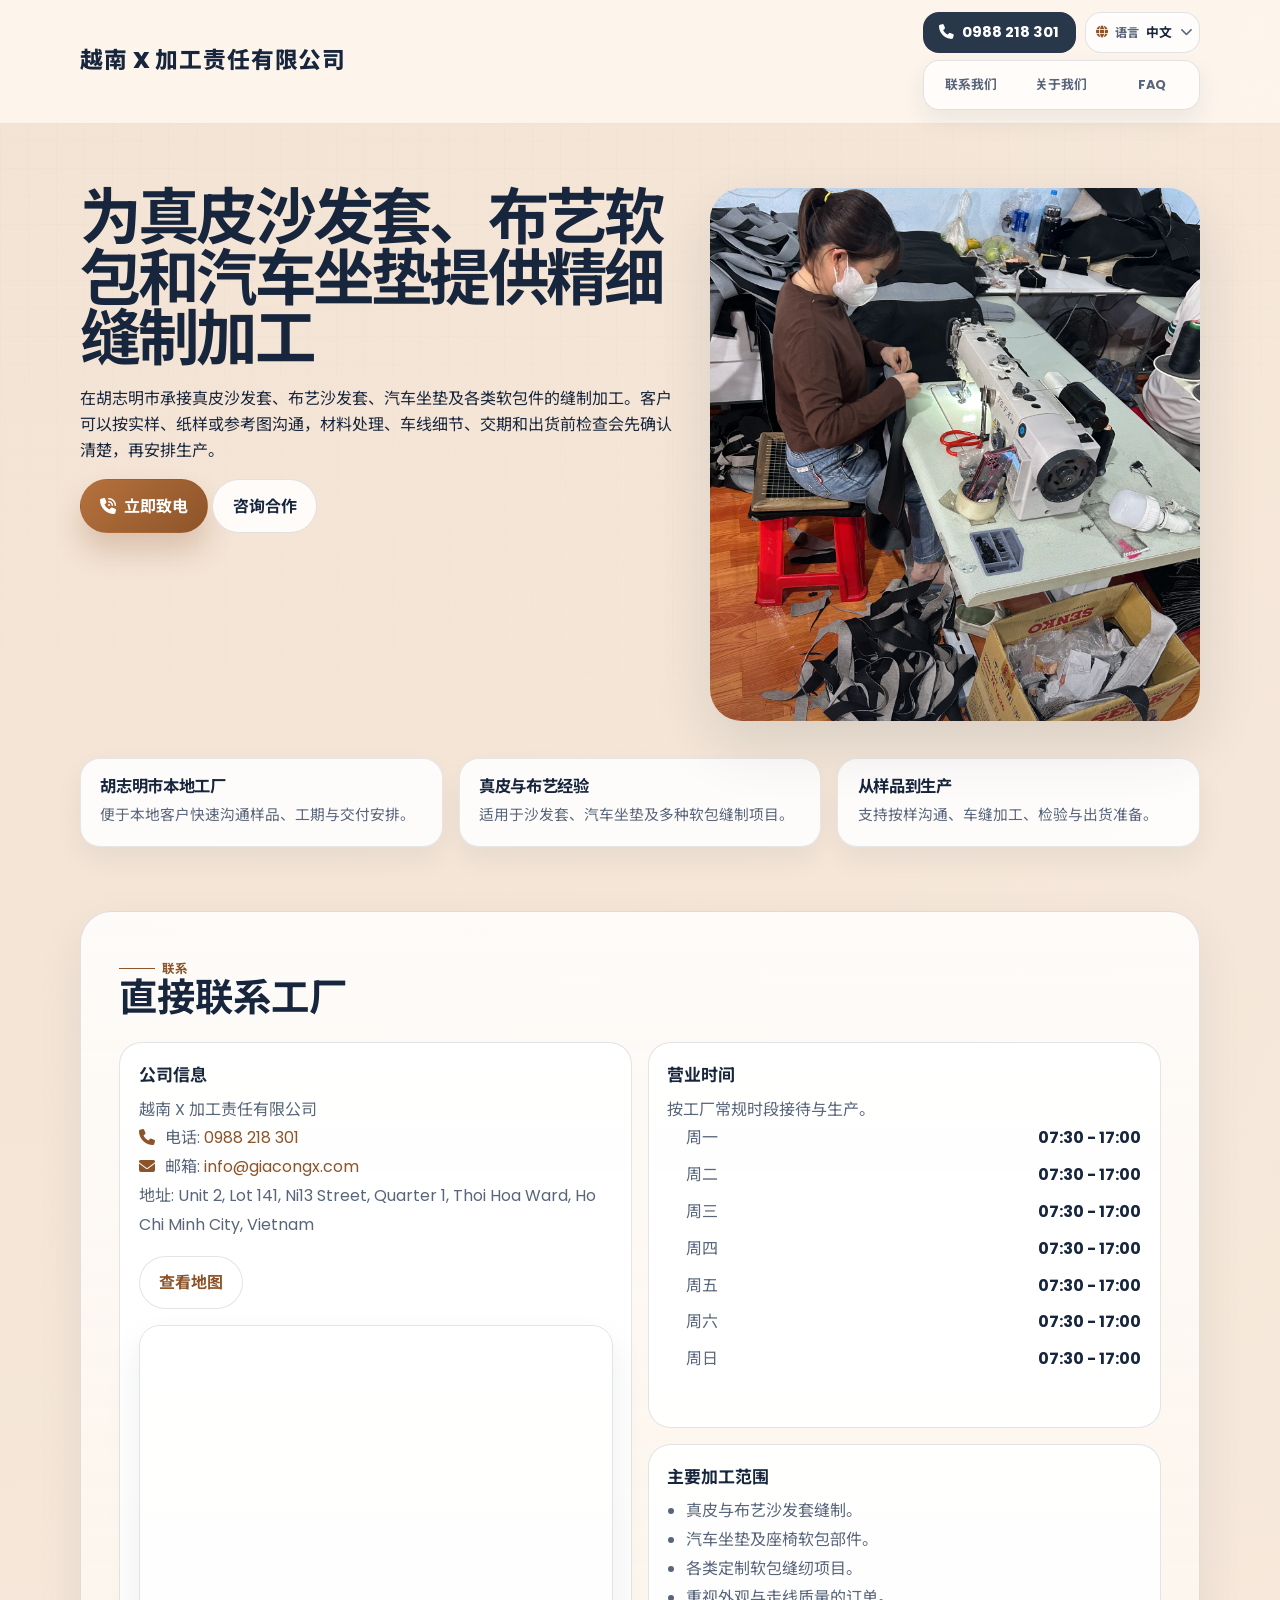
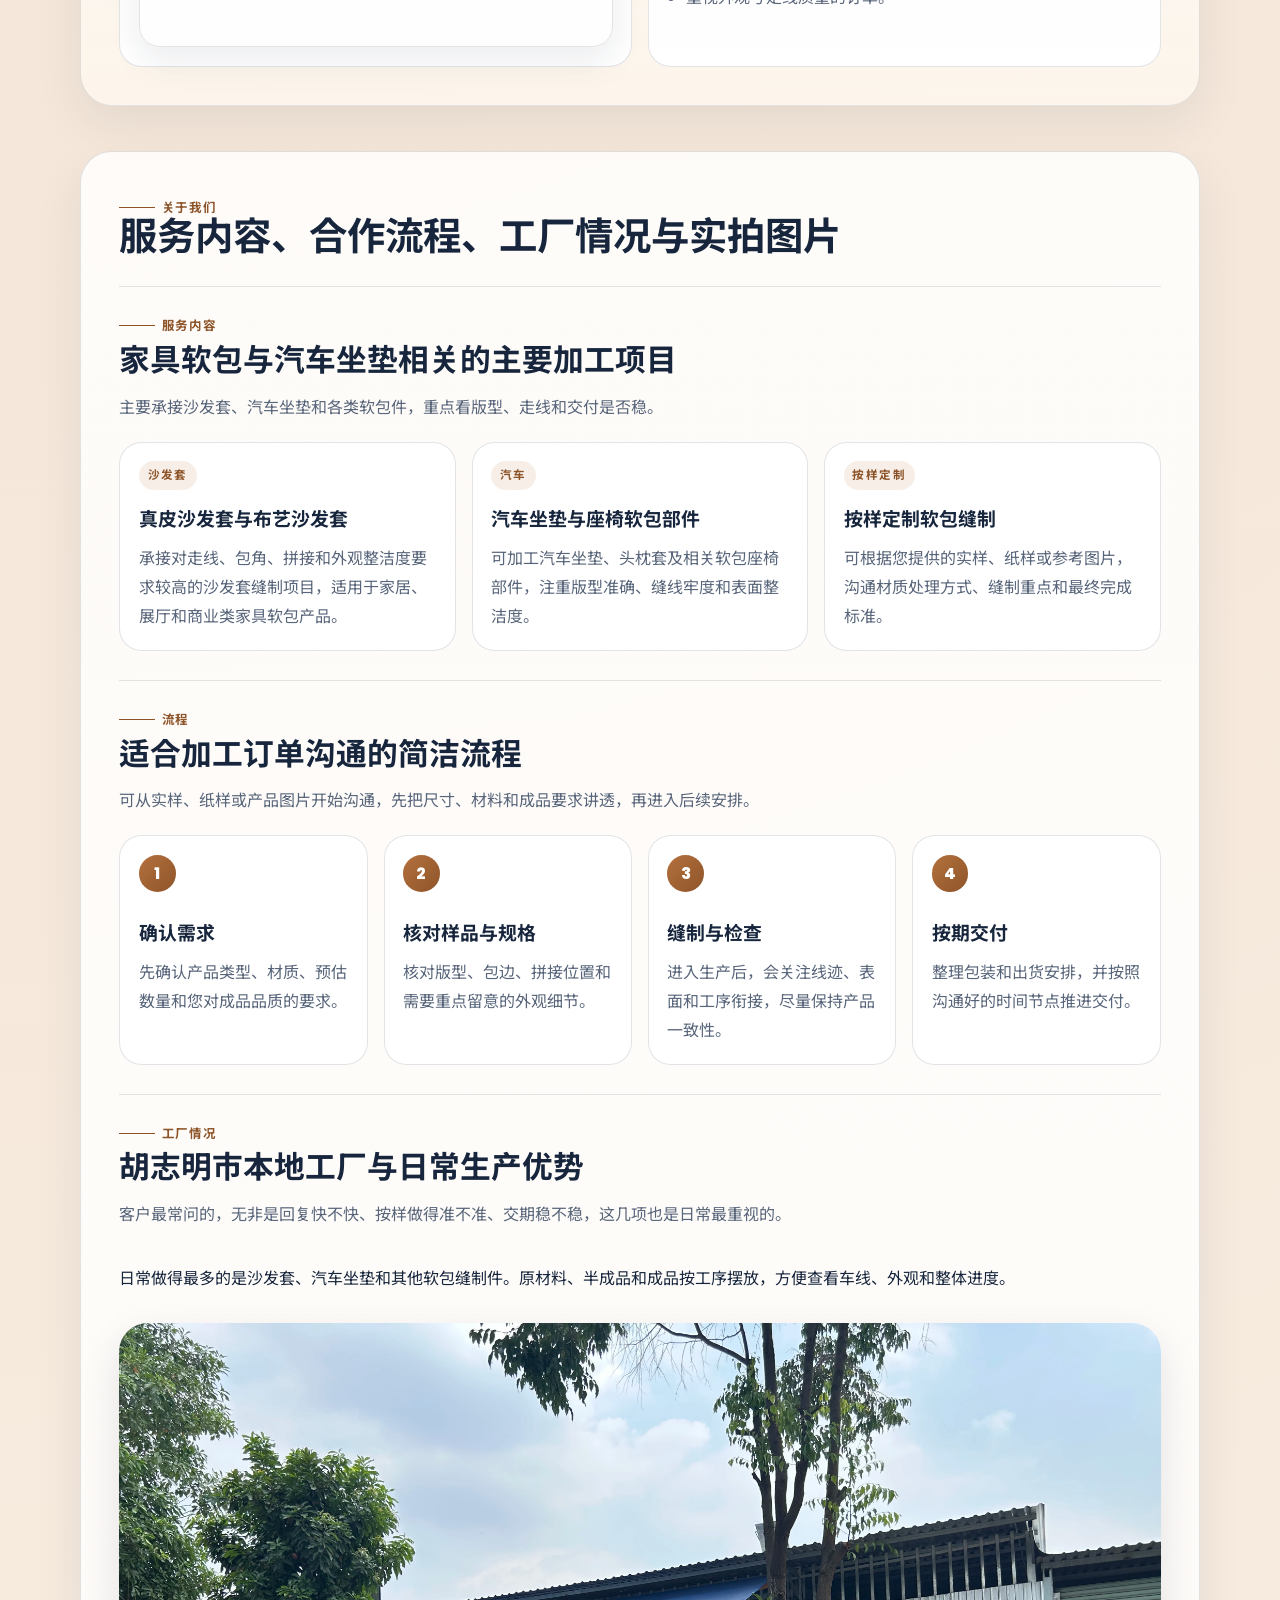
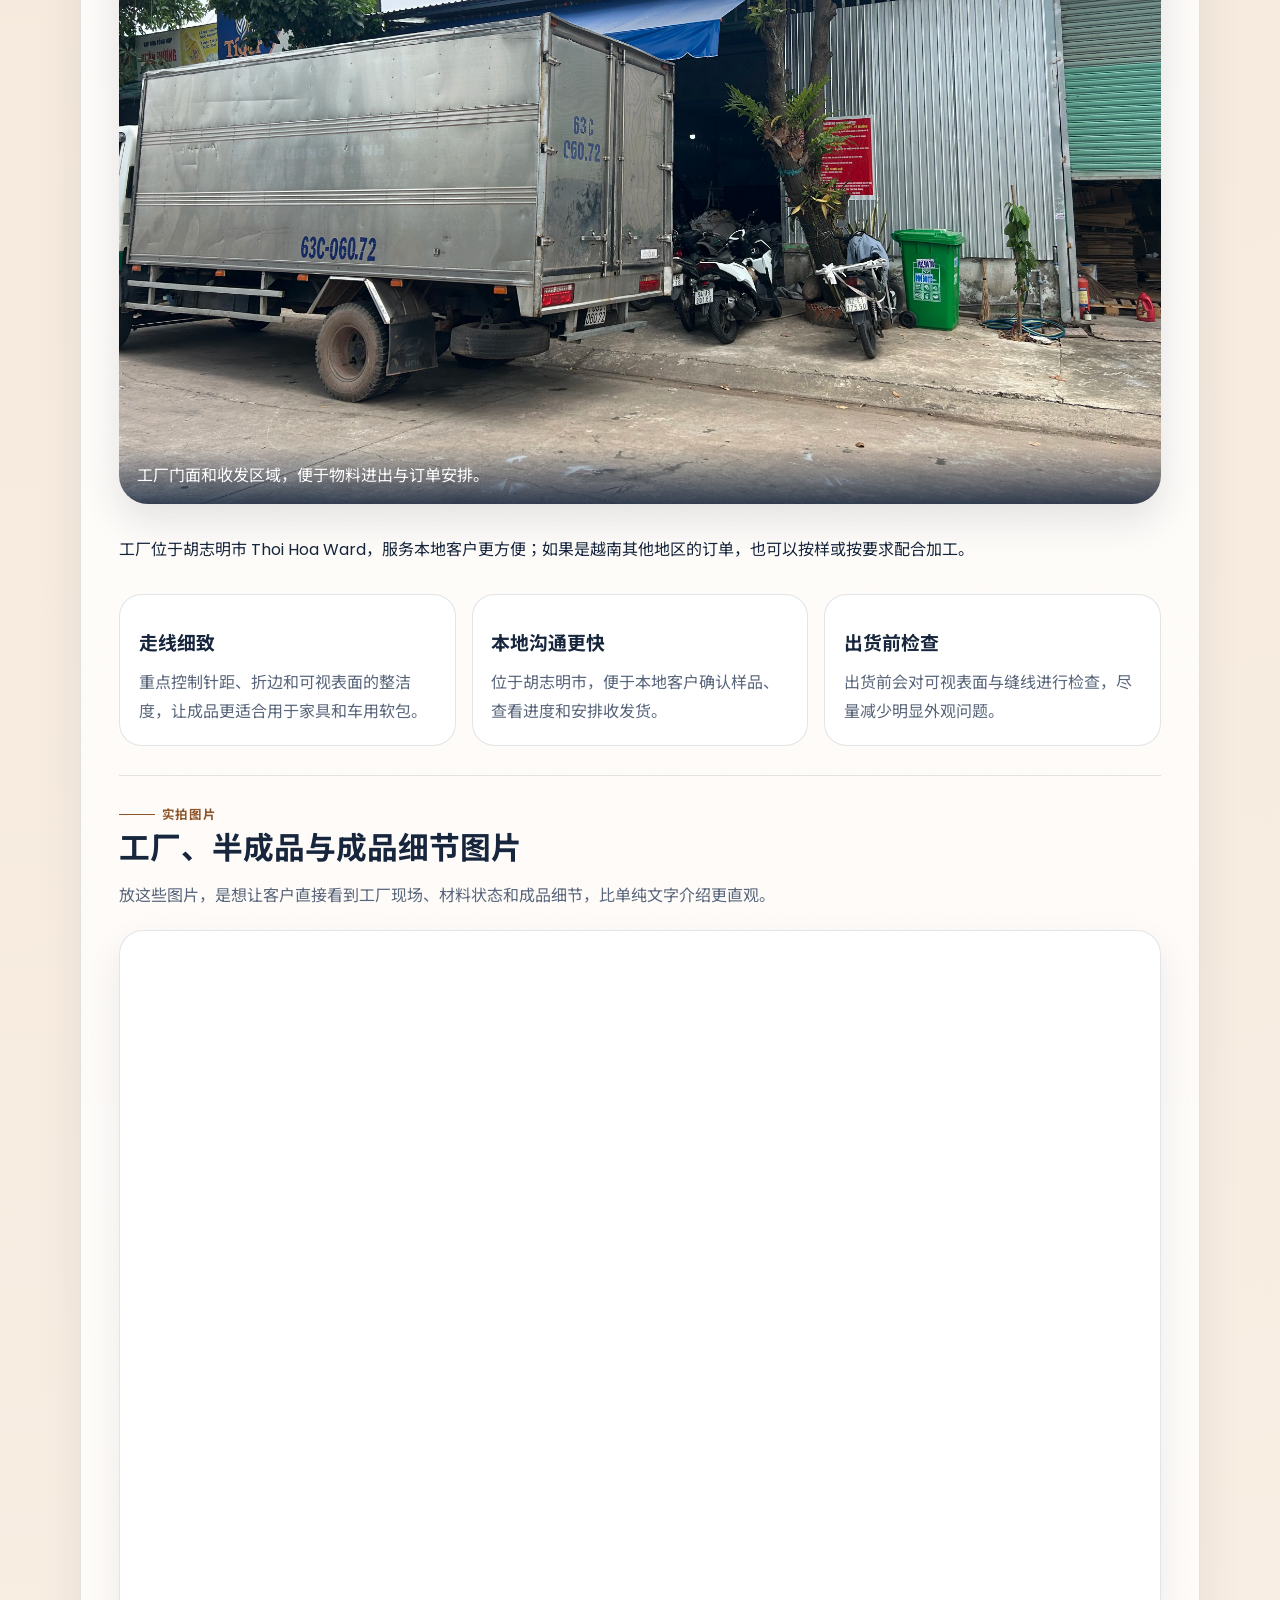
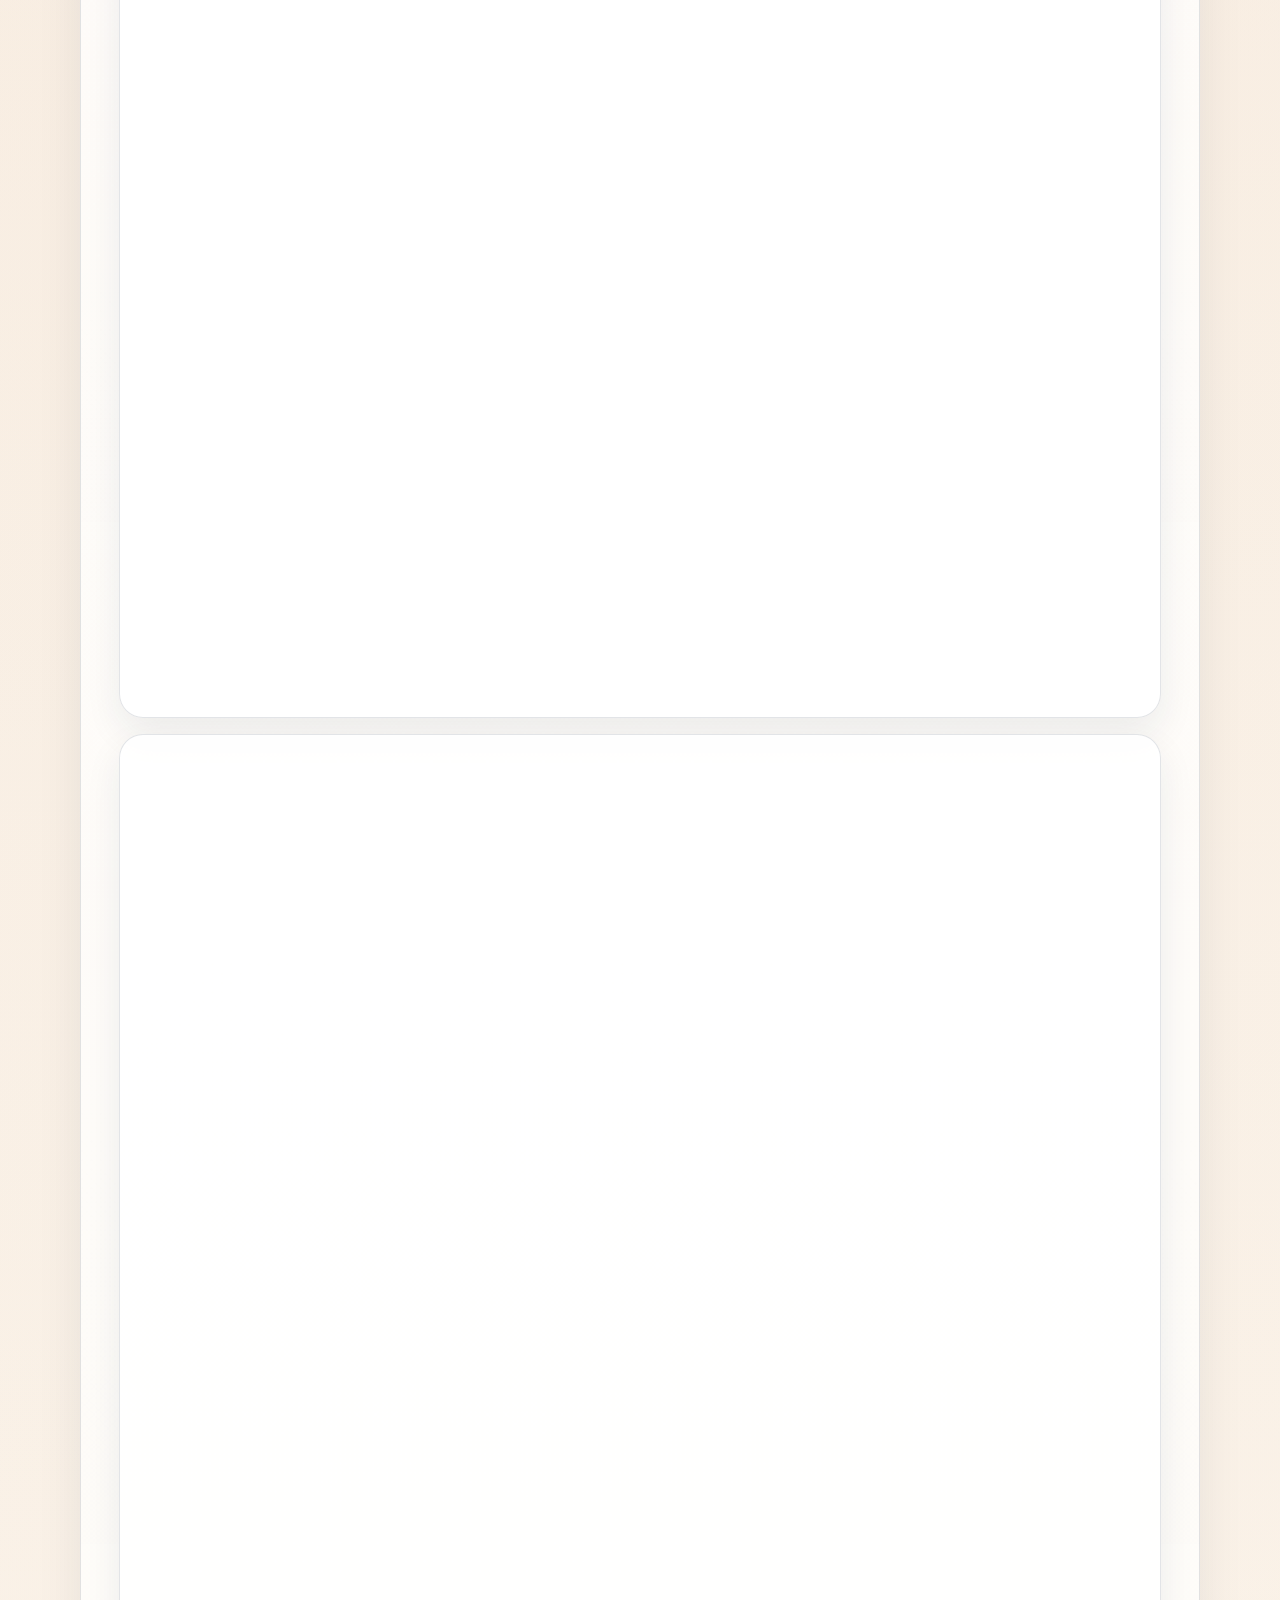
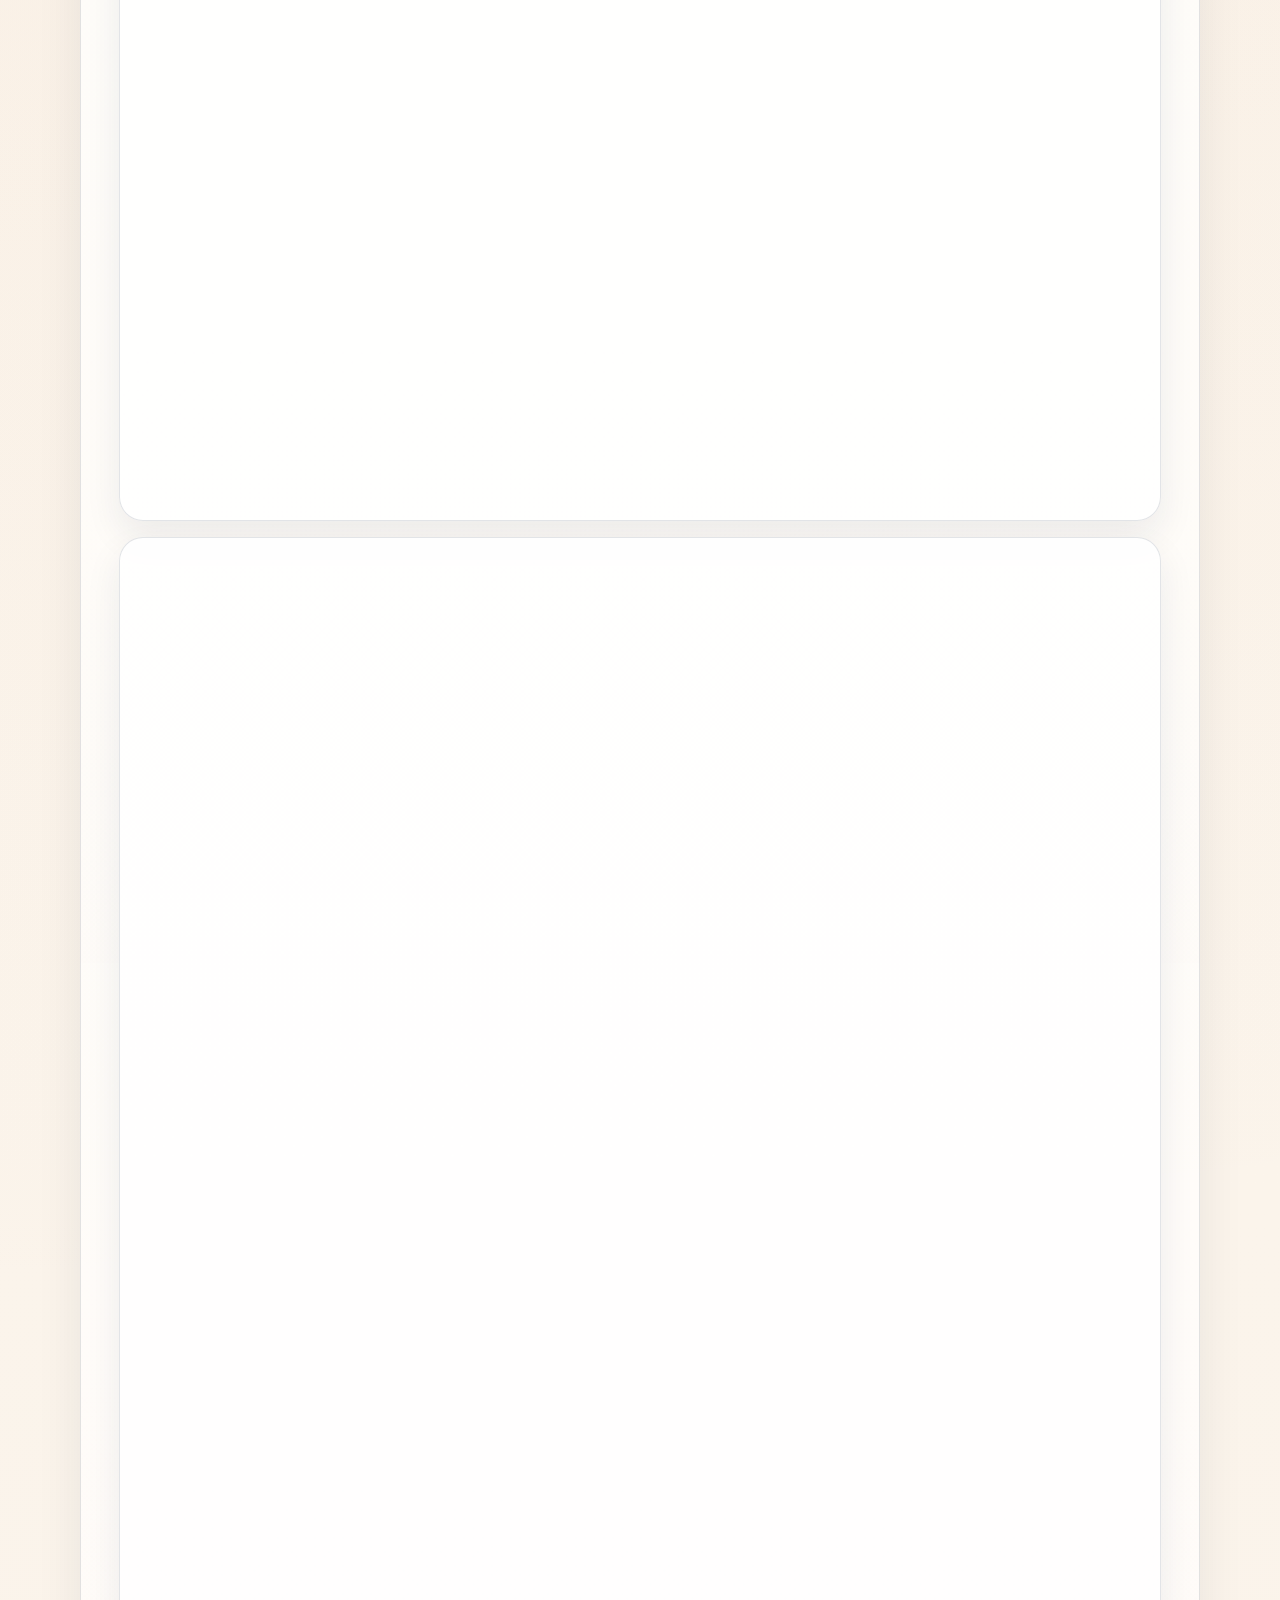
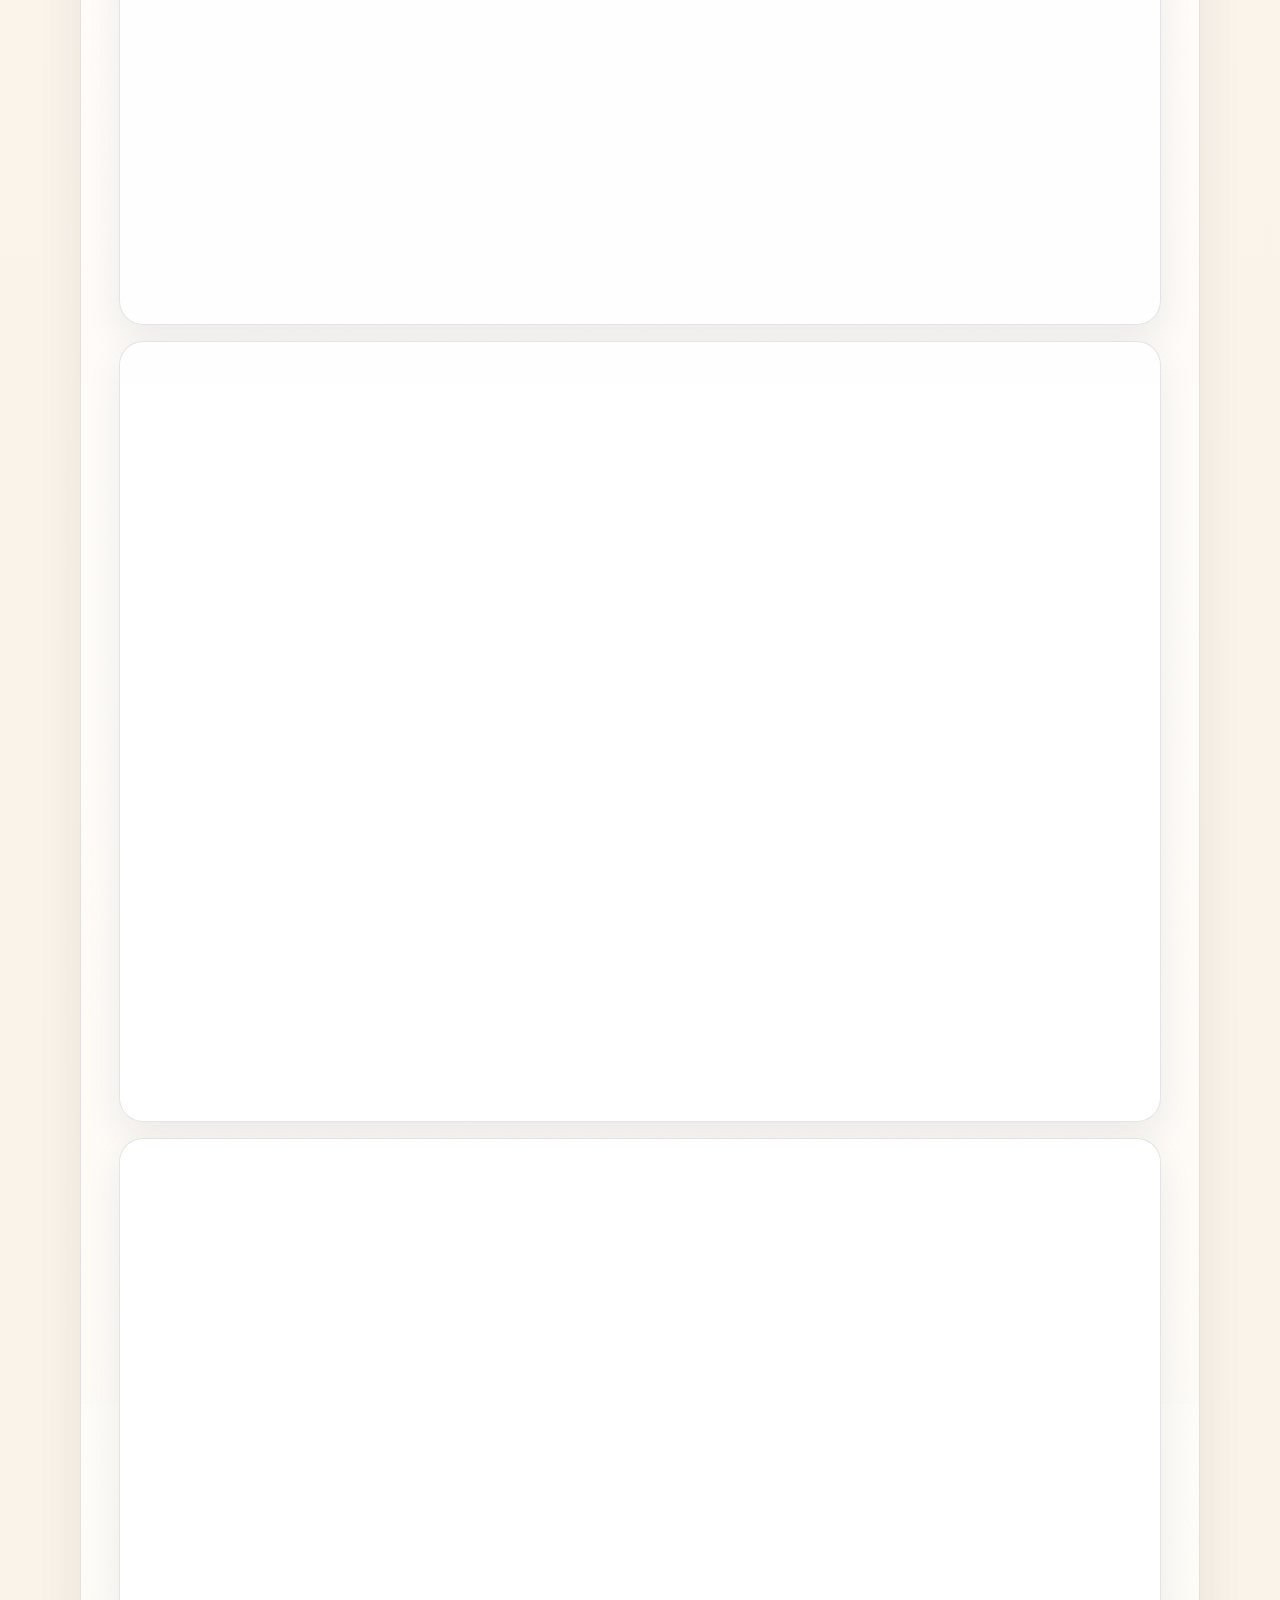
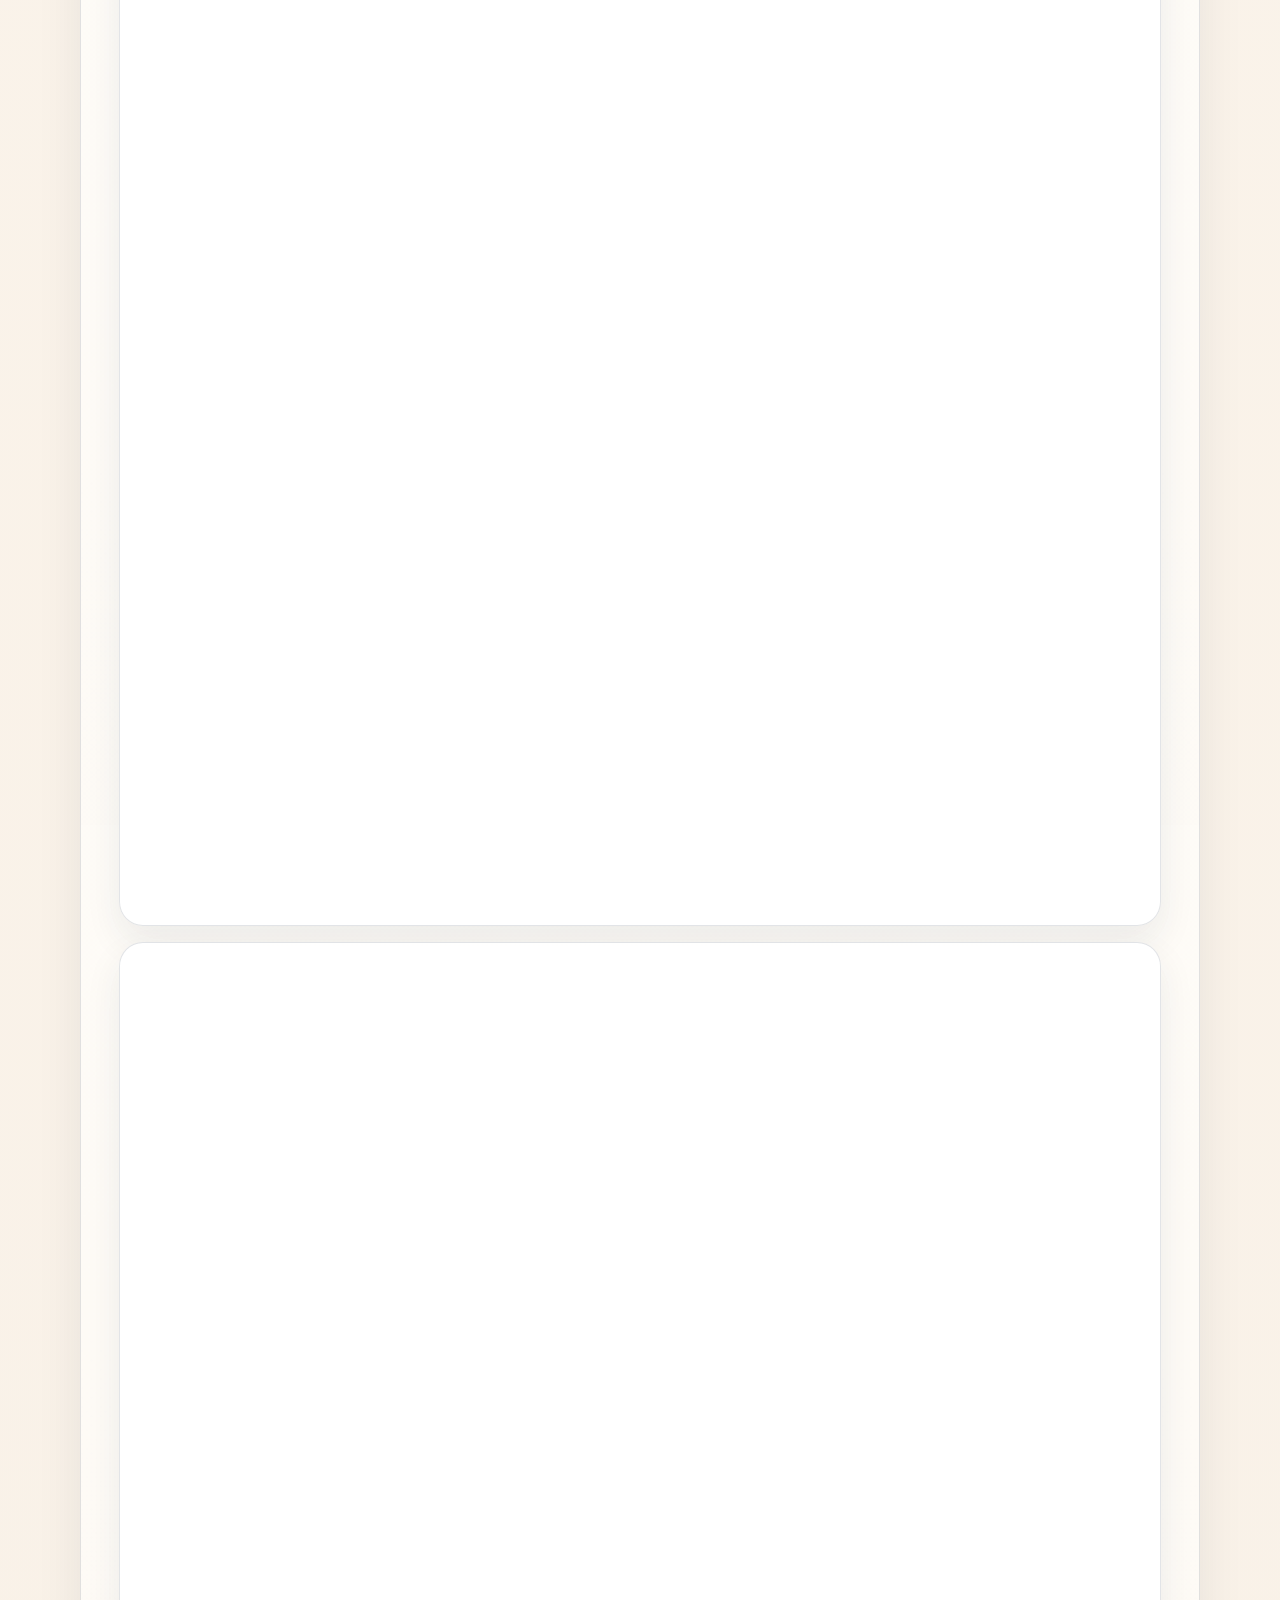
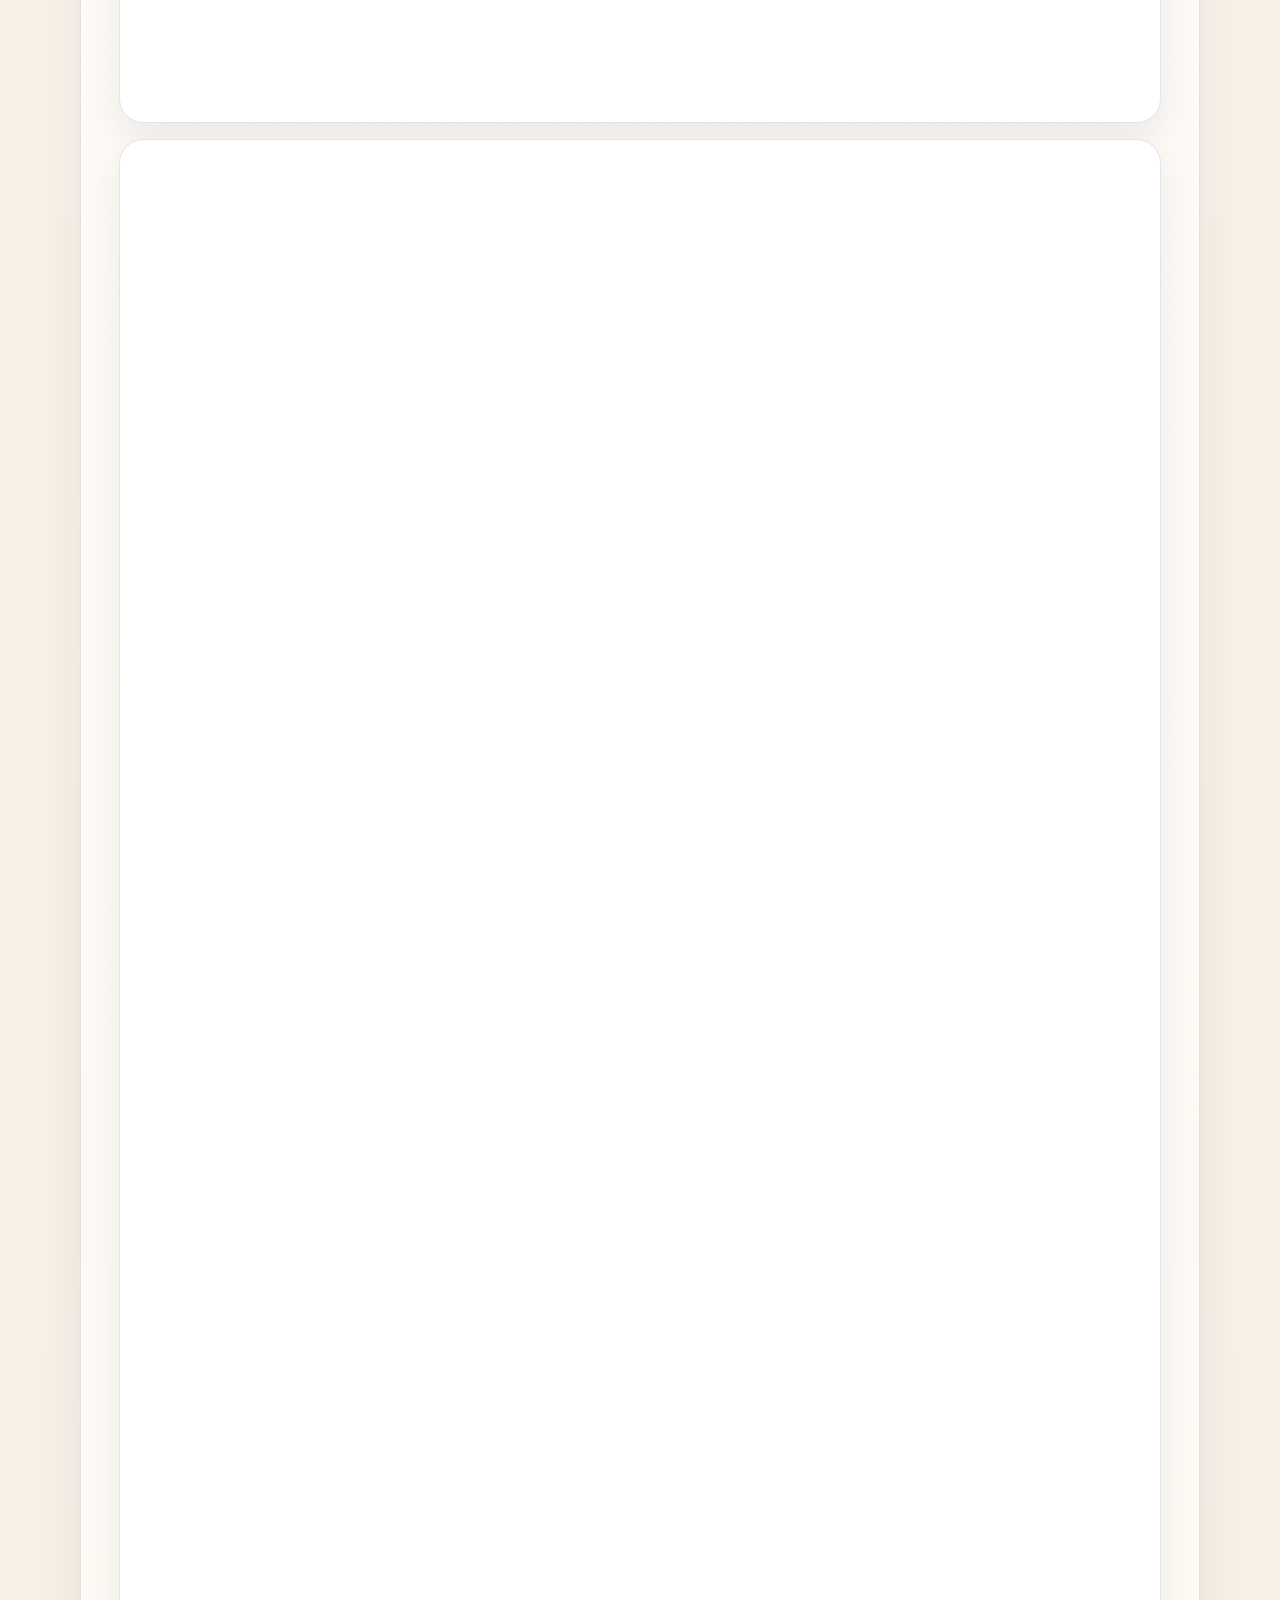
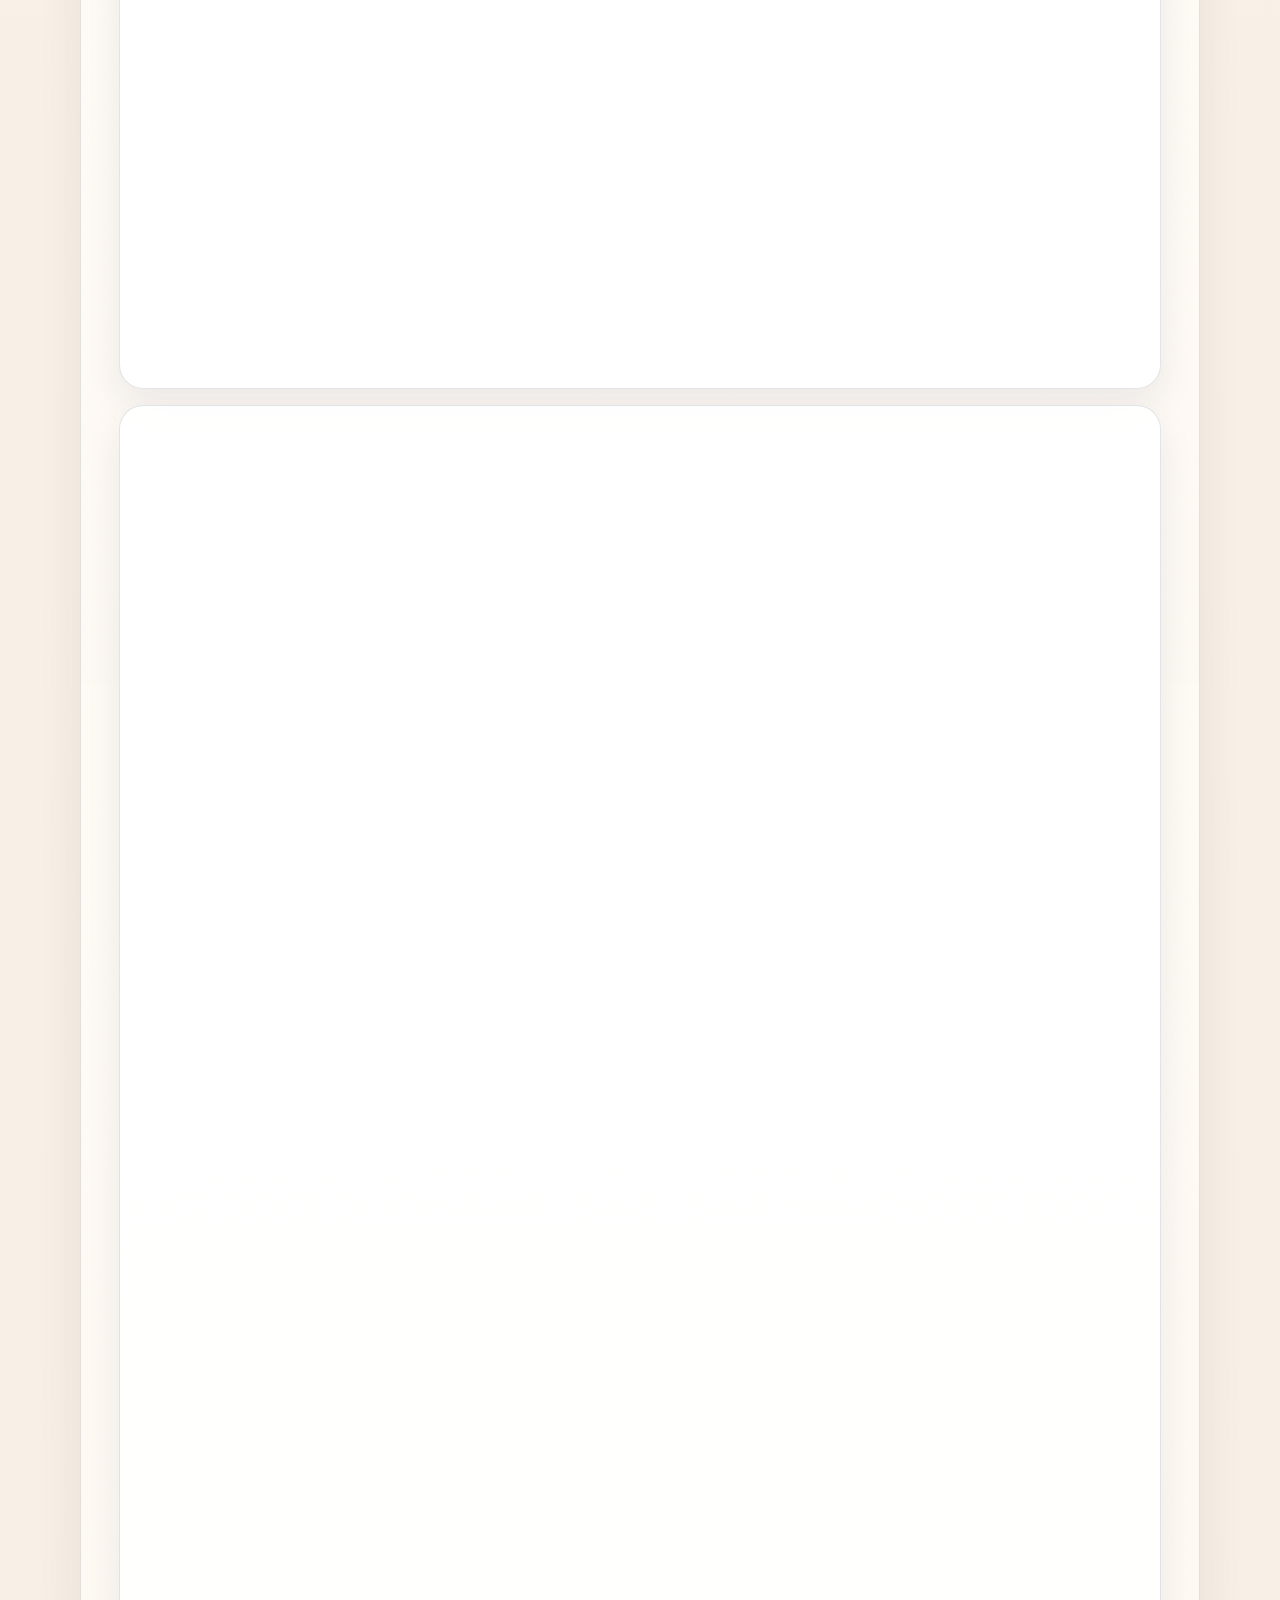
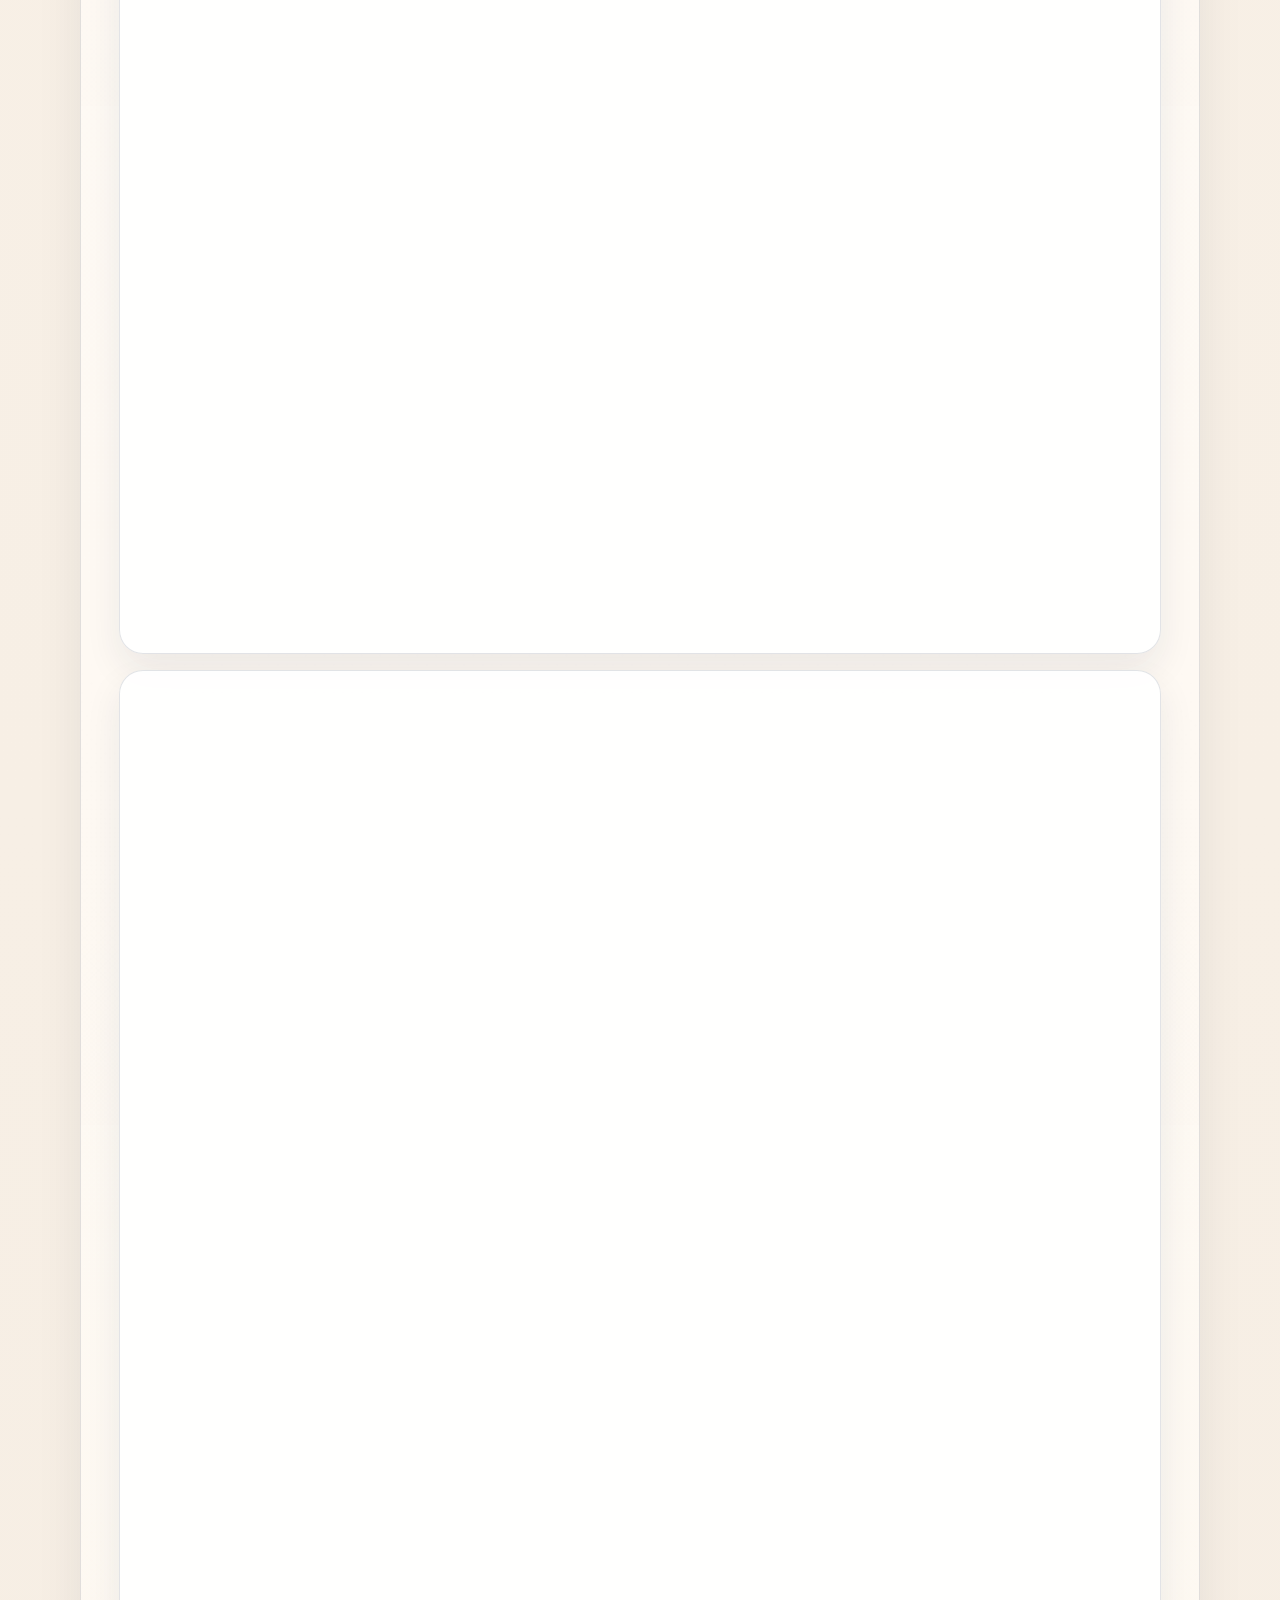
<file: zh/index.html>
<!doctype html>
<html lang="zh-CN">
<head>
  <meta charset="utf-8">
  <meta name="viewport" content="width=device-width, initial-scale=1">
  <title>胡志明市沙发套与汽车坐垫缝纫加工厂 | 越南X加工有限公司</title>
  <meta name="description" content="越南X加工有限公司位于胡志明市，承接真皮沙发套、布艺沙发套、汽车坐垫及各类软包缝制加工业务，为越南本地及全国客户提供稳定工期、精细车缝和灵活按样生产服务。">
  <meta name="keywords" content="胡志明市沙发套加工厂, 越南汽车坐垫缝制, 真皮沙发套加工, 越南软包缝纫工厂, 越南 upholstery sewing factory">
  <meta name="robots" content="index,follow,max-image-preview:large">
  <meta name="theme-color" content="#17263d">
  <link rel="canonical" href="https://www.giacongx.com/zh/">
  <link rel="alternate" hreflang="vi" href="https://www.giacongx.com/">
  <link rel="alternate" hreflang="en" href="https://www.giacongx.com/en/">
  <link rel="alternate" hreflang="zh" href="https://www.giacongx.com/zh/">
  <link rel="alternate" hreflang="ja" href="https://www.giacongx.com/ja/">
  <link rel="alternate" hreflang="ko" href="https://www.giacongx.com/ko/">
  <link rel="alternate" hreflang="x-default" href="https://www.giacongx.com/">
  <meta property="og:type" content="website">
  <meta property="og:site_name" content="Vietnam X Processing Company Limited">
  <meta property="og:title" content="胡志明市真皮沙发套、布艺沙发套与汽车坐垫缝制加工">
  <meta property="og:description" content="专注真皮和布艺沙发套、汽车坐垫及软包产品缝制加工，提供精细走线和可靠交期。">
  <meta property="og:image" content="../assets/images/sewing-line-closeup.webp">
  <meta property="og:locale" content="zh_CN">
  <meta name="twitter:card" content="summary_large_image">
  <link rel="preconnect" href="https://fonts.googleapis.com">
  <link rel="preconnect" href="https://fonts.gstatic.com" crossorigin>
  <link href="https://fonts.googleapis.com/css2?family=Noto+Sans+JP:wght@400;500;700;800&family=Noto+Sans+KR:wght@400;500;700;800&family=Noto+Sans+SC:wght@400;500;700;800&family=Poppins:wght@400;500;600;700;800&display=swap" rel="stylesheet">
  <link rel="stylesheet" href="https://cdnjs.cloudflare.com/ajax/libs/font-awesome/6.5.2/css/all.min.css">
  <link rel="icon" href="https://www.giacongx.com/assets/images/logo.webp" type="image/webp">
  <link rel="stylesheet" href="../assets/css/site.css">
  <script type="application/ld+json">
    {
      "@context": "https://schema.org",
      "@type": "LocalBusiness",
      "name": "VIETNAM X PROCESSING COMPANY LIMITED",
      "alternateName": "CÔNG TY TNHH GIA CÔNG X VIỆT NAM",
      "description": "位于越南胡志明市的缝制与软包加工工厂，专注真皮沙发套、布艺沙发套、汽车坐垫和各类软包产品的缝纫加工。",
      "telephone": "+84988218301",
      "email": "info@giacongx.com",
      "image": [
        "../assets/images/factory-front.webp",
        "../assets/images/sewing-line-closeup.webp",
        "../assets/images/leather-cover-brown.webp"
      ],
      "logo": "https://www.giacongx.com/assets/images/logo.webp",
      "hasMap": "https://maps.app.goo.gl/C5cqm9W752a1mhqNA",
      "areaServed": [
        "Ho Chi Minh City",
        "Vietnam"
      ],
      "address": {
        "@type": "PostalAddress",
        "streetAddress": "Unit 2, Lot 141, Ni13 Street, Quarter 1, Thoi Hoa Ward",
        "addressLocality": "Ho Chi Minh City",
        "addressCountry": "VN"
      },
      "openingHoursSpecification": {
        "@type": "OpeningHoursSpecification",
        "dayOfWeek": [
          "https://schema.org/Monday",
          "https://schema.org/Tuesday",
          "https://schema.org/Wednesday",
          "https://schema.org/Thursday",
          "https://schema.org/Friday",
          "https://schema.org/Saturday",
          "https://schema.org/Sunday"
        ],
        "opens": "07:30",
        "closes": "17:00"
      },
      "serviceType": [
        "真皮沙发套缝制",
        "布艺沙发套缝制",
        "汽车坐垫缝制",
        "软包产品定制缝制"
      ]
    }
  </script>
  <script src="../assets/js/site.js" defer></script>
</head>
<body>
  <div class="page-shell">
    <header class="site-header">
      <div class="container topbar">
        <a class="brand" href="https://www.giacongx.com/zh/" aria-label="首页">
          <span class="brand-copy">
            <strong>越南 X 加工责任有限公司</strong>
          </span>
        </a>
        <div class="actions">
          <nav class="site-nav" id="site-nav" data-nav>
            <a href="#contact">联系我们</a>
            <a href="#about">关于我们</a>
            <a href="#faq">FAQ</a>
          </nav>
          <a class="button button-soft phone-button" href="tel:+84988218301"><i class="fa-solid fa-phone" aria-hidden="true"></i><span>0988 218 301</span></a>
          <details class="language-menu" data-language-menu aria-label="网站语言">
            <summary class="language-trigger">
              <span class="lang-title"><i class="fa-solid fa-globe" aria-hidden="true"></i><span>语言</span></span>
              <span class="language-current">中文</span>
              <i class="fa-solid fa-chevron-down language-chevron" aria-hidden="true"></i>
            </summary>
            <div class="language-panel">
              <a class="lang-link" href="https://www.giacongx.com/">Tiếng Việt</a>
              <a class="lang-link" href="https://www.giacongx.com/en/">English</a>
              <a class="lang-link is-active" href="https://www.giacongx.com/zh/" aria-current="page">中文</a>
              <a class="lang-link" href="https://www.giacongx.com/ja/">日本語</a>
              <a class="lang-link" href="https://www.giacongx.com/ko/">한국어</a>
            </div>
          </details>
        </div>
      </div>
    </header>

    <main>
      <section class="hero">
        <div class="container hero-grid">
          <div class="hero-copy reveal">
            <h1 class="hero-title">为真皮沙发套、布艺软包和汽车坐垫提供精细缝制加工</h1>
            <p class="hero-lead">在胡志明市承接真皮沙发套、布艺沙发套、汽车坐垫及各类软包件的缝制加工。客户可以按实样、纸样或参考图沟通，材料处理、车线细节、交期和出货前检查会先确认清楚，再安排生产。</p>
            <div class="hero-actions">
              <a class="button" href="tel:+84988218301"><i class="fa-solid fa-phone-volume" aria-hidden="true"></i><span>立即致电</span></a>
              <a class="button button-secondary" href="#contact">咨询合作</a>
            </div>
          </div>

          <div class="hero-media reveal">
            <figure class="hero-frame">
              <img src="../assets/images/sewing-line-closeup.webp" alt="工人正在进行软包车缝作业" width="1080" height="1440" fetchpriority="high">
            </figure>
          </div>

          <div class="hero-stats">
            <article class="stat">
              <strong>胡志明市本地工厂</strong>
              <span>便于本地客户快速沟通样品、工期与交付安排。</span>
            </article>
            <article class="stat">
              <strong>真皮与布艺经验</strong>
              <span>适用于沙发套、汽车坐垫及多种软包缝制项目。</span>
            </article>
            <article class="stat">
              <strong>从样品到生产</strong>
              <span>支持按样沟通、车缝加工、检验与出货准备。</span>
            </article>
          </div>
        </div>
      </section>

      <section id="contact">
        <div class="container section-shell reveal">
          <div class="section-head">
            <div>
              <div class="kicker">联系</div>
              <h2>直接联系工厂</h2>
            </div>
            <p>如果您正在寻找胡志明市沙发套加工厂，或需要越南本地软包缝制合作工厂，欢迎直接沟通产品要求和交付时间。</p>
          </div>
          <div class="contact-grid">
            <article class="contact-card">
              <strong>公司信息</strong>
              <p>越南 X 加工责任有限公司</p>
              <p class="contact-line"><i class="fa-solid fa-phone" aria-hidden="true"></i><span>电话: <a href="tel:+84988218301">0988 218 301</a></span></p>
              <p class="contact-line"><i class="fa-solid fa-envelope" aria-hidden="true"></i><span>邮箱: <a href="mailto:info@giacongx.com">info@giacongx.com</a></span></p>
              <p>地址: Unit 2, Lot 141, Ni13 Street, Quarter 1, Thoi Hoa Ward, Ho Chi Minh City, Vietnam</p>
              <a class="button button-secondary button-map" href="https://maps.app.goo.gl/C5cqm9W752a1mhqNA" target="_blank" rel="noreferrer">查看地图</a>
              <div class="map-embed">
                <iframe src="https://www.google.com/maps/embed?pb=!1m14!1m8!1m3!1d1930.5490100878483!2d106.64852602916369!3d11.113356137836725!3m2!1i1024!2i768!4f13.1!3m3!1m2!1s0x3174cf1de5c8b1c9%3A0x5f0b06e8c2226eaf!2sC%C3%94NG%20TY%20TNHH%20GIA%20C%C3%94NG%20X%20VIETNAM!5e0!3m2!1sen!2s!4v1776452858719!5m2!1sen!2s" title="Vietnam X 加工有限公司地图" allowfullscreen="" loading="lazy" referrerpolicy="no-referrer-when-downgrade"></iframe>
              </div>
            </article>
            <div class="contact-stack">
              <article class="contact-card">
                <strong>营业时间</strong>
                <p class="hours-note">按工厂常规时段接待与生产。</p>
                <ul class="hours-list">
                  <li><span>周一</span><span>07:30 - 17:00</span></li>
                  <li><span>周二</span><span>07:30 - 17:00</span></li>
                  <li><span>周三</span><span>07:30 - 17:00</span></li>
                  <li><span>周四</span><span>07:30 - 17:00</span></li>
                  <li><span>周五</span><span>07:30 - 17:00</span></li>
                  <li><span>周六</span><span>07:30 - 17:00</span></li>
                  <li><span>周日</span><span>07:30 - 17:00</span></li>
                </ul>
              </article>
              <article class="contact-card">
                <strong>主要加工范围</strong>
                <ul>
                  <li>真皮与布艺沙发套缝制。</li>
                  <li>汽车坐垫及座椅软包部件。</li>
                  <li>各类定制软包缝纫项目。</li>
                  <li>重视外观与走线质量的订单。</li>
                </ul>
              </article>
            </div>
          </div>
        </div>
      </section>

      <section id="about">
        <div class="container section-shell reveal">
          <div class="section-head">
            <div>
              <div class="kicker">关于我们</div>
              <h2>服务内容、合作流程、工厂情况与实拍图片</h2>
            </div>
            <p>这一部分集中整理了主要承接的产品、合作流程、工厂环境以及实际成品与生产画面。</p>
          </div>
          <div class="section-subgroup" id="services">
            <div>
              <div class="kicker">服务内容</div>
              <h3 class="section-subtitle">家具软包与汽车坐垫相关的主要加工项目</h3>
            </div>
            <p class="section-note">主要承接沙发套、汽车坐垫和各类软包件，重点看版型、走线和交付是否稳。</p>
          </div>
          <div class="grid-3">
            <article class="service-card">
              <span class="tag">沙发套</span>
              <h3>真皮沙发套与布艺沙发套</h3>
              <p>承接对走线、包角、拼接和外观整洁度要求较高的沙发套缝制项目，适用于家居、展厅和商业类家具软包产品。</p>
            </article>
            <article class="service-card">
              <span class="tag">汽车</span>
              <h3>汽车坐垫与座椅软包部件</h3>
              <p>可加工汽车坐垫、头枕套及相关软包座椅部件，注重版型准确、缝线牢度和表面整洁度。</p>
            </article>
            <article class="service-card">
              <span class="tag">按样定制</span>
              <h3>按样定制软包缝制</h3>
              <p>可根据您提供的实样、纸样或参考图片，沟通材质处理方式、缝制重点和最终完成标准。</p>
            </article>
          </div>
          <div class="section-subgroup" id="process">
            <div>
              <div class="kicker">流程</div>
              <h3 class="section-subtitle">适合加工订单沟通的简洁流程</h3>
            </div>
            <p class="section-note">可从实样、纸样或产品图片开始沟通，先把尺寸、材料和成品要求讲透，再进入后续安排。</p>
          </div>
          <div class="process-grid">
            <article class="process-card">
              <div class="process-number">1</div>
              <h3>确认需求</h3>
              <p>先确认产品类型、材质、预估数量和您对成品品质的要求。</p>
            </article>
            <article class="process-card">
              <div class="process-number">2</div>
              <h3>核对样品与规格</h3>
              <p>核对版型、包边、拼接位置和需要重点留意的外观细节。</p>
            </article>
            <article class="process-card">
              <div class="process-number">3</div>
              <h3>缝制与检查</h3>
              <p>进入生产后，会关注线迹、表面和工序衔接，尽量保持产品一致性。</p>
            </article>
            <article class="process-card">
              <div class="process-number">4</div>
              <h3>按期交付</h3>
              <p>整理包装和出货安排，并按照沟通好的时间节点推进交付。</p>
            </article>
          </div>
          <div class="section-subgroup" id="factory">
            <div>
              <div class="kicker">工厂情况</div>
              <h3 class="section-subtitle">胡志明市本地工厂与日常生产优势</h3>
            </div>
            <p class="section-note">客户最常问的，无非是回复快不快、按样做得准不准、交期稳不稳，这几项也是日常最重视的。</p>
          </div>
          <div class="factory-grid">
            <div class="factory-copy factory-copy-wide">
              <p>日常做得最多的是沙发套、汽车坐垫和其他软包缝制件。原材料、半成品和成品按工序摆放，方便查看车线、外观和整体进度。</p>
              <figure class="photo-card">
                <img src="../assets/images/factory-front.webp" alt="越南X加工工厂门面" width="4032" height="3024" loading="lazy" decoding="async">
                <figcaption>工厂门面和收发区域，便于物料进出与订单安排。</figcaption>
              </figure>
              <p>工厂位于胡志明市 Thoi Hoa Ward，服务本地客户更方便；如果是越南其他地区的订单，也可以按样或按要求配合加工。</p>
              <div class="grid-3">
                <article class="advantage-card">
                  <h3>走线细致</h3>
                  <p>重点控制针距、折边和可视表面的整洁度，让成品更适合用于家具和车用软包。</p>
                </article>
                <article class="advantage-card">
                  <h3>本地沟通更快</h3>
                  <p>位于胡志明市，便于本地客户确认样品、查看进度和安排收发货。</p>
                </article>
                <article class="advantage-card">
                  <h3>出货前检查</h3>
                  <p>出货前会对可视表面与缝线进行检查，尽量减少明显外观问题。</p>
                </article>
              </div>
            </div>
          </div>
          <div class="section-subgroup" id="gallery">
            <div>
              <div class="kicker">实拍图片</div>
              <h3 class="section-subtitle">工厂、半成品与成品细节图片</h3>
            </div>
            <p class="section-note">放这些图片，是想让客户直接看到工厂现场、材料状态和成品细节，比单纯文字介绍更直观。</p>
          </div>
          <div class="gallery-grid">
              <figure class="gallery-item">
                <img src="../assets/images/Cutting process 1.webp" alt="工人在长裁床上铺设多层软包材料" width="4284" height="5712" loading="lazy" decoding="async">
              </figure>
              <figure class="gallery-item">
                <img src="../assets/images/Cutting process 2.webp" alt="工人正在裁床边对齐多层材料边缘" width="4284" height="5712" loading="lazy" decoding="async">
              </figure>
              <figure class="gallery-item">
                <img src="../assets/images/Cutting process 3.webp" alt="车间内已铺好多层材料的长裁床全景" width="4284" height="5712" loading="lazy" decoding="async">
              </figure>
              <figure class="gallery-item">
                <img src="../assets/images/Cutting process 4.webp" alt="裁床一侧安装好的材料卷料架" width="5712" height="4284" loading="lazy" decoding="async">
              </figure>
              <figure class="gallery-item">
                <img src="../assets/images/Cutting process 5.webp" alt="卷料正被送入裁床并叠成多层材料" width="4284" height="5712" loading="lazy" decoding="async">
              </figure>
            <figure class="gallery-item tall">
              <img src="../assets/images/material-preparation.webp" alt="车间内准备好的软包半成品" width="4032" height="3024" loading="lazy" decoding="async">
            </figure>
            <figure class="gallery-item tall">
              <img src="../assets/images/leather-cover-brown.webp" alt="棕色真皮沙发套成品细节" width="1080" height="1920" loading="lazy" decoding="async">
            </figure>
            <figure class="gallery-item">
              <img src="../assets/images/black-seat-cover.webp" alt="黑色座套成品部件" width="1080" height="1920" loading="lazy" decoding="async">
            </figure>
            <figure class="gallery-item">
              <img src="../assets/images/beige-seat-cover.webp" alt="按版型缝制的米色座套部件" width="1080" height="1920" loading="lazy" decoding="async">
            </figure>
            <figure class="gallery-item wide">
              <img src="../assets/images/factory-exterior-wide.webp" alt="工厂前方的材料与收发区域" width="4032" height="3024" loading="lazy" decoding="async">
            </figure>
            <figure class="gallery-item">
              <img src="../assets/images/interior photo 6.webp" alt="车间内的缝制工位与正在作业的工人" width="3024" height="4032" loading="lazy" decoding="async">
            </figure>
            <figure class="gallery-item">
              <img src="../assets/images/interior photo 9.webp" alt="工厂内的缝纫机与操作台近景" width="3024" height="4032" loading="lazy" decoding="async">
            </figure>
            <figure class="gallery-item">
              <img src="../assets/images/interior photo 13.webp" alt="工人正在工位上缝制，周围摆放着材料与半成品" width="4032" height="3024" loading="lazy" decoding="async">
            </figure>
            <figure class="gallery-item">
              <img src="../assets/images/interior photo 17.webp" alt="摆有线轴和材料的工业缝纫机近景" width="4032" height="3024" loading="lazy" decoding="async">
            </figure>
          </div>
        </div>
      </section>

      <section id="faq">
        <div class="container section-shell reveal">
          <div class="section-head">
            <div>
              <div class="kicker">FAQ</div>
              <h2>寻找越南缝制加工厂时常见的问题</h2>
            </div>
            <p>下面这些问题，是接待寻找胡志明市软包缝制合作方时最常被问到的。</p>
          </div>
          <div class="faq-list">
            <details>
              <summary>公司主要承接哪些产品？</summary>
              <p>主要承接真皮沙发套、布艺沙发套、汽车坐垫、头枕套以及其他对外观和走线质量要求较高的软包缝制产品。</p>
            </details>
            <details>
              <summary>可以按客户样品或纸样加工吗？</summary>
              <p>可以。您可提供实样、纸样或参考图片，再结合材质和工艺要求确认具体缝制方式。</p>
            </details>
            <details>
              <summary>主要服务哪些地区的客户？</summary>
              <p>工厂位于胡志明市，便于服务本地客户，同时也可承接越南其他地区客户的加工合作需求。</p>
            </details>
            <details>
              <summary>如何获取报价？</summary>
              <p>您可以直接致电 0988 218 301，说明产品类型、材质、预估数量，并提供已有样品或技术资料。</p>
            </details>
          </div>
        </div>
      </section>

    </main>

    <footer class="footer">
      <div class="container footer-inner">
        <p>&copy; <span data-year></span> Vietnam X Processing Company Limited</p>
      </div>
    </footer>
  </div>
</body>
</html>
</file>
<file: assets/css/site.css>
:root {
  --bg: #f3eadf;
  --bg-soft: #fff9f1;
  --panel: rgba(255, 255, 255, 0.8);
  --ink: #17263d;
  --muted: #58657a;
  --line: rgba(23, 38, 61, 0.12);
  --accent: #b5713d;
  --accent-deep: #8d5429;
  --accent-soft: rgba(181, 113, 61, 0.12);
  --shadow: 0 24px 60px rgba(23, 38, 61, 0.12);
  --radius-lg: 2rem;
  --radius-md: 1.4rem;
  --container: min(1120px, calc(100% - 2rem));
  --anchor-offset: clamp(8rem, 14vw, 9.5rem);
  --font-display: "Poppins", "Noto Sans JP", "Noto Sans SC", "Noto Sans KR", sans-serif;
  --font-body: "Poppins", "Noto Sans JP", "Noto Sans SC", "Noto Sans KR", sans-serif;
}

* {
  box-sizing: border-box;
}

html {
  scroll-behavior: smooth;
  scroll-padding-top: var(--anchor-offset);
}

body {
  margin: 0;
  font-family: var(--font-body);
  color: var(--ink);
  background:
    radial-gradient(circle at top left, rgba(181, 113, 61, 0.16), transparent 34%),
    radial-gradient(circle at bottom right, rgba(23, 38, 61, 0.09), transparent 30%),
    linear-gradient(180deg, var(--bg-soft), var(--bg));
}

body::before {
  content: "";
  position: fixed;
  inset: 0;
  pointer-events: none;
  background-image: linear-gradient(rgba(23, 38, 61, 0.02) 1px, transparent 1px),
    linear-gradient(90deg, rgba(23, 38, 61, 0.02) 1px, transparent 1px);
  background-size: 28px 28px;
  mask-image: linear-gradient(180deg, rgba(0, 0, 0, 0.55), transparent 92%);
}

a {
  color: inherit;
  text-decoration: none;
}

img {
  display: block;
  max-width: 100%;
}

button,
input,
textarea,
select {
  font: inherit;
}

.page-shell {
  position: relative;
  overflow: clip;
}

.container {
  width: var(--container);
  margin: 0 auto;
}

.site-header {
  position: sticky;
  top: 0;
  z-index: 40;
  backdrop-filter: blur(18px);
  background: rgba(255, 249, 241, 0.8);
  border-bottom: 1px solid rgba(23, 38, 61, 0.08);
}

.topbar {
  display: flex;
  align-items: center;
  justify-content: space-between;
  gap: 0.75rem 1rem;
  padding: 0.72rem 0 0.82rem;
}

.brand {
  display: flex;
  align-items: center;
  gap: 0;
  min-width: 0;
}

.brand-mark {
  width: 3.75rem;
  aspect-ratio: 1;
  border-radius: 1.1rem;
  overflow: hidden;
  flex: 0 0 auto;
  box-shadow: 0 12px 28px rgba(23, 38, 61, 0.12);
}

.brand-mark img {
  width: 100%;
  height: 100%;
  object-fit: cover;
}

.brand-copy {
  min-width: 0;
  padding: 0.3rem 0;
}

.brand-copy strong {
  display: block;
  font-family: var(--font-display);
  font-size: 1.42rem;
  font-weight: 800;
  line-height: 1.12;
  letter-spacing: 0.038em;
  text-transform: uppercase;
}

.brand-copy span {
  display: block;
  color: var(--muted);
  font-size: 0.82rem;
  margin-top: 0.18rem;
}

.actions {
  display: grid;
  grid-template-columns: auto auto;
  grid-template-areas:
    "phone lang"
    "nav nav";
  align-items: center;
  justify-content: end;
  gap: 0.45rem 0.6rem;
  min-width: min(100%, 31rem);
  margin-left: auto;
  position: relative;
}

.site-nav {
  grid-area: nav;
  display: grid;
  grid-template-columns: repeat(3, minmax(max-content, 1fr));
  justify-self: stretch;
  gap: 0.3rem;
  padding: 0.28rem;
  border: 1px solid var(--line);
  border-radius: 1rem;
  background: rgba(255, 255, 255, 0.72);
  box-shadow: 0 10px 24px rgba(23, 38, 61, 0.08);
}

.site-nav a {
  display: inline-flex;
  align-items: center;
  justify-content: center;
  min-height: 2.45rem;
  padding: 0.58rem 0.7rem;
  border-radius: 0.82rem;
  color: var(--muted);
  font-size: 0.8rem;
  font-weight: 700;
  line-height: 1.25;
  white-space: nowrap;
  transition: color 0.2s ease, background 0.2s ease, transform 0.2s ease;
}

.site-nav a:hover,
.site-nav a:focus-visible {
  color: var(--accent-deep);
  background: rgba(181, 113, 61, 0.12);
  transform: translateY(-1px);
}

.nav-toggle {
  grid-area: nav;
  display: none;
  border: 1px solid var(--line);
  background: rgba(255, 255, 255, 0.84);
  color: var(--ink);
  padding: 0.7rem 1rem;
  border-radius: 999px;
}

.button {
  display: inline-flex;
  align-items: center;
  justify-content: center;
  gap: 0.5rem;
  min-height: 3rem;
  padding: 0.8rem 1.2rem;
  border-radius: 999px;
  border: 1px solid transparent;
  background: linear-gradient(135deg, var(--accent), var(--accent-deep));
  color: #fff;
  font-weight: 700;
  box-shadow: 0 18px 28px rgba(141, 84, 41, 0.24);
  transition: transform 0.2s ease, box-shadow 0.2s ease;
}

.button i,
.lang-title i,
.contact-line i {
  flex: 0 0 auto;
}

.button:hover,
.button:focus-visible {
  transform: translateY(-1px);
  box-shadow: 0 20px 30px rgba(141, 84, 41, 0.3);
}

.button-secondary {
  background: rgba(255, 255, 255, 0.85);
  border-color: var(--line);
  color: var(--ink);
  box-shadow: none;
}

.button-soft {
  background: rgba(23, 38, 61, 0.92);
  color: #fff;
  box-shadow: none;
}

.button-map {
  width: fit-content;
  margin-top: 1rem;
}

.phone-button {
  grid-area: phone;
  white-space: nowrap;
  min-height: 2.55rem;
  padding: 0.58rem 0.96rem;
  border-radius: 1rem;
  font-size: 0.92rem;
}

.language-switch {
  display: flex;
  flex-wrap: wrap;
  gap: 0.45rem;
}

.header-language {
  align-items: center;
  gap: 0.65rem;
  padding: 0.38rem 0.5rem;
  border: 1px solid var(--line);
  border-radius: 999px;
  background: rgba(255, 255, 255, 0.78);
}

.lang-title {
  display: inline-flex;
  align-items: center;
  gap: 0.45rem;
  padding: 0;
  color: var(--muted);
  font-size: 0.76rem;
  font-weight: 700;
  white-space: nowrap;
}

.lang-title i {
  color: var(--accent-deep);
}

.language-links {
  display: flex;
  flex-wrap: wrap;
  gap: 0.45rem;
}

.language-menu {
  grid-area: lang;
  justify-self: end;
  position: relative;
}

.language-trigger {
  display: inline-flex;
  align-items: center;
  gap: 0.45rem;
  min-height: 2.55rem;
  padding: 0.34rem 0.46rem 0.34rem 0.62rem;
  border: 1px solid var(--line);
  border-radius: 1rem;
  background: rgba(255, 255, 255, 0.78);
  cursor: pointer;
  list-style: none;
}

.language-trigger::-webkit-details-marker {
  display: none;
}

.language-trigger::marker {
  content: "";
}

.language-current {
  color: var(--ink);
  font-size: 0.8rem;
  font-weight: 700;
  white-space: nowrap;
}

.language-chevron {
  color: var(--muted);
  font-size: 0.78rem;
  transition: transform 0.2s ease;
}

.language-menu[open] .language-chevron {
  transform: rotate(180deg);
}

.language-panel {
  position: absolute;
  top: calc(100% + 0.55rem);
  right: 0;
  min-width: 13rem;
  display: grid;
  gap: 0.45rem;
  padding: 0.55rem;
  border: 1px solid var(--line);
  border-radius: 1rem;
  background: rgba(255, 255, 255, 0.98);
  box-shadow: 0 18px 34px rgba(23, 38, 61, 0.12);
  z-index: 6;
}

.language-panel .lang-link {
  display: flex;
  align-items: center;
  justify-content: flex-start;
}

.lang-link {
  border: 1px solid var(--line);
  padding: 0.46rem 0.72rem;
  border-radius: 999px;
  font-size: 0.8rem;
  color: var(--muted);
  background: rgba(255, 255, 255, 0.7);
}

.lang-link.is-active {
  background: var(--ink);
  border-color: var(--ink);
  color: #fff;
}

.hero {
  padding: 4rem 0 2.6rem;
}

.hero-grid {
  display: grid;
  grid-template-columns: minmax(0, 1.1fr) minmax(0, 0.9fr);
  gap: 2rem;
  align-items: start;
}

.kicker {
  display: inline-flex;
  align-items: center;
  gap: 0.45rem;
  color: var(--accent-deep);
  text-transform: uppercase;
  letter-spacing: 0.13em;
  font-size: 0.78rem;
  font-weight: 700;
}

.kicker::before {
  content: "";
  width: 2.2rem;
  height: 1px;
  background: currentColor;
}

.eyebrow {
  margin: 1.15rem 0 0;
  color: var(--accent-deep);
  font-weight: 700;
}

.hero-title,
.section-head h2,
.service-card h3,
.advantage-card h3,
.process-card h3,
.contact-card strong,
.faq-list summary {
  font-family: var(--font-display);
}

.hero-title {
  margin: 0 0 1rem;
  font-size: clamp(2.2rem, 4.8vw, 4.3rem);
  line-height: 0.98;
  letter-spacing: -0.045em;
  max-width: none;
}

.hero-stats {
  grid-column: 1 / -1;
  display: grid;
  grid-template-columns: repeat(3, minmax(0, 1fr));
  gap: 1rem;
  margin-top: 0.35rem;
}

.stat {
  min-height: 100%;
  padding: 1.15rem 1.2rem;
  border: 1px solid rgba(23, 38, 61, 0.1);
  border-radius: 1.25rem;
  background: rgba(255, 255, 255, 0.88);
  box-shadow: 0 12px 28px rgba(23, 38, 61, 0.06);
  transition: transform 0.2s ease, box-shadow 0.2s ease, border-color 0.2s ease;
}

.stat strong {
  display: block;
  font-family: var(--font-display);
  font-size: 1.02rem;
  line-height: 1.15;
  letter-spacing: -0.02em;
}

.stat span {
  display: block;
  margin-top: 0.5rem;
  font-size: 0.92rem;
  line-height: 1.6;
  color: var(--muted);
}

.stat:hover,
.stat:focus-within {
  transform: translateY(-2px);
  border-color: rgba(23, 38, 61, 0.16);
  box-shadow: 0 16px 32px rgba(23, 38, 61, 0.08);
}

.hero-media {
  position: relative;
}

.hero-frame {
  position: relative;
  margin: 0;
  aspect-ratio: 0.92;
  border-radius: 2rem;
  overflow: hidden;
  box-shadow: var(--shadow);
}

.hero-frame::after {
  content: "";
  position: absolute;
  inset: auto 0 0 0;
  height: 42%;
  background: linear-gradient(180deg, transparent, rgba(23, 38, 61, 0.28));
}

.hero-frame img {
  width: 100%;
  height: 100%;
  object-fit: cover;
}

section {
  padding: 1.4rem 0;
}

.section-shell {
  border: 1px solid var(--line);
  border-radius: var(--radius-lg);
  padding: clamp(1.5rem, 3vw, 2.4rem);
  background: linear-gradient(180deg, rgba(255, 255, 255, 0.84), rgba(255, 249, 241, 0.76));
  box-shadow: 0 18px 48px rgba(23, 38, 61, 0.08);
}

.section-head {
  display: flex;
  flex-wrap: wrap;
  justify-content: space-between;
  align-items: end;
  gap: 1rem;
  margin-bottom: 1.5rem;
}

.section-head h2 {
  margin: 0;
  font-size: clamp(1.85rem, 3vw, 2.8rem);
  line-height: 1.05;
}

.section-head p {
  display: none;
}

.grid-3 {
  display: grid;
  grid-template-columns: repeat(3, minmax(0, 1fr));
  gap: 1rem;
}

.section-subgroup {
  display: flex;
  flex-wrap: wrap;
  justify-content: space-between;
  align-items: end;
  gap: 1rem;
  margin: 1.8rem 0 1.2rem;
  padding-top: 1.3rem;
  border-top: 1px solid var(--line);
}

section[id],
.section-subgroup[id] {
  scroll-margin-top: var(--anchor-offset);
}

.section-subgroup .kicker {
  margin-bottom: 0.55rem;
}

.section-subtitle {
  margin: 0;
  font-family: var(--font-display);
  font-size: clamp(1.4rem, 2.4vw, 2rem);
  line-height: 1.1;
}

.section-note {
  margin: 0;
  max-width: 42rem;
  color: var(--muted);
  line-height: 1.8;
}

.service-card,
.advantage-card,
.process-card,
.contact-card {
  border: 1px solid var(--line);
  border-radius: var(--radius-md);
  padding: 1.15rem;
  background: rgba(255, 255, 255, 0.92);
}

.service-card .tag {
  display: inline-flex;
  padding: 0.34rem 0.55rem;
  border-radius: 999px;
  background: var(--accent-soft);
  color: var(--accent-deep);
  text-transform: uppercase;
  letter-spacing: 0.12em;
  font-size: 0.72rem;
  font-weight: 700;
}

.service-card h3,
.advantage-card h3,
.process-card h3 {
  margin: 0.9rem 0 0.7rem;
  font-size: 1.18rem;
}

.service-card p,
.advantage-card p,
.process-card p,
.contact-card p,
.contact-card li {
  margin: 0;
  color: var(--muted);
  line-height: 1.8;
}

.factory-grid,
.contact-grid {
  display: grid;
  grid-template-columns: minmax(0, 1fr) minmax(0, 1fr);
  gap: 1rem;
}

.factory-copy {
  display: grid;
  gap: 1rem;
}

.factory-copy-wide {
  grid-column: 1 / -1;
}

.photo-strip {
  display: grid;
  gap: 1rem;
}

.photo-card {
  position: relative;
  margin: 0;
  min-height: 18rem;
  border-radius: 1.8rem;
  overflow: hidden;
  box-shadow: 0 16px 38px rgba(23, 38, 61, 0.12);
}

.photo-card img {
  width: 100%;
  height: 100%;
  object-fit: cover;
}

.photo-card figcaption {
  position: absolute;
  inset: auto 0 0 0;
  padding: 1rem 1.1rem;
  color: #fff;
  background: linear-gradient(180deg, transparent, rgba(23, 38, 61, 0.86));
}

.advantage-card {
  min-height: 100%;
}

.process-grid {
  display: grid;
  grid-template-columns: repeat(4, minmax(0, 1fr));
  gap: 1rem;
}

.process-number {
  display: inline-grid;
  place-items: center;
  width: 2.3rem;
  height: 2.3rem;
  border-radius: 50%;
  background: linear-gradient(135deg, var(--accent), var(--accent-deep));
  color: #fff;
  font-weight: 800;
  margin-bottom: 0.75rem;
}

.gallery-grid {
  display: grid;
  grid-template-columns: 1fr;
  gap: 1rem;
}

.gallery-item {
  grid-column: 1 / -1;
  margin: 0;
  overflow: hidden;
  border: 1px solid var(--line);
  border-radius: 1.5rem;
  background: rgba(255, 255, 255, 0.92);
  box-shadow: 0 16px 36px rgba(23, 38, 61, 0.08);
}

.gallery-item.wide {
  grid-column: 1 / -1;
}

.gallery-item img {
  display: block;
  width: 100%;
  height: auto;
}

.faq-list {
  display: grid;
  gap: 0.9rem;
}

.faq-list details {
  border: 1px solid var(--line);
  border-radius: 1.2rem;
  padding: 1rem 1.1rem;
  background: rgba(255, 255, 255, 0.92);
}

.faq-list summary {
  cursor: pointer;
  list-style: none;
  display: flex;
  align-items: center;
  justify-content: space-between;
  gap: 1rem;
  font-size: 1rem;
}

.faq-list summary::-webkit-details-marker {
  display: none;
}

.faq-list summary::after {
  content: "+";
  color: var(--accent-deep);
  font-size: 1.3rem;
  line-height: 1;
}

.faq-list details[open] summary::after {
  content: "-";
}

.faq-list p {
  margin: 0.85rem 0 0;
  color: var(--muted);
  line-height: 1.8;
}

.contact-stack {
  display: grid;
  gap: 1rem;
}

.contact-card strong {
  display: block;
  margin-bottom: 0.45rem;
  font-size: 1.06rem;
}

.contact-card ul {
  margin: 0;
  padding-left: 1.15rem;
}

.hours-note {
  margin: 0 0 0.8rem;
}

.hours-list {
  list-style: none;
  margin: 0;
  padding: 0;
  display: grid;
  gap: 0.5rem;
}

.hours-list li {
  display: flex;
  align-items: baseline;
  justify-content: space-between;
  gap: 1rem;
}

.hours-list span:last-child {
  color: var(--ink);
  font-weight: 700;
  white-space: nowrap;
}

.contact-card a {
  color: var(--accent-deep);
}

.contact-line {
  display: flex;
  align-items: flex-start;
  gap: 0.65rem;
}

.contact-line i {
  margin-top: 0.3rem;
  color: var(--accent-deep);
}

.contact-line span {
  color: var(--muted);
}

.map-embed {
  margin-top: 1rem;
  border: 1px solid var(--line);
  border-radius: 1.3rem;
  overflow: hidden;
  box-shadow: 0 16px 34px rgba(23, 38, 61, 0.08);
}

.map-embed iframe {
  display: block;
  width: 100%;
  height: 320px;
  border: 0;
}

.footer {
  padding: 1.4rem 0 2rem;
}

.footer-inner {
  display: flex;
  flex-wrap: wrap;
  justify-content: center;
  gap: 1rem;
  padding-top: 0.9rem;
  border-top: 1px solid var(--line);
  color: var(--muted);
  text-align: center;
}

.reveal {
  opacity: 1;
  transform: none;
  transition: none;
}

.reveal.in-view {
  opacity: 1;
  transform: none;
}

.visually-hidden {
  position: absolute;
  width: 1px;
  height: 1px;
  padding: 0;
  margin: -1px;
  overflow: hidden;
  clip: rect(0, 0, 0, 0);
  white-space: nowrap;
  border: 0;
}

@media (max-width: 960px) {
  .topbar {
    flex-wrap: wrap;
    align-items: flex-start;
  }

  .actions {
    width: 100%;
    grid-template-columns: minmax(0, 1fr) auto;
    grid-template-areas:
      "nav nav"
      "phone lang";
    justify-content: stretch;
    align-items: center;
  }

  .site-nav {
    position: static;
    min-width: 0;
    width: 100%;
  }

  .site-nav a {
    width: auto;
    justify-content: center;
  }

  .hero-grid,
  .factory-grid,
  .contact-grid,
  .process-grid,
  .grid-3 {
    grid-template-columns: 1fr;
  }

  .hero-stats {
    grid-template-columns: 1fr;
    gap: 0.85rem;
  }

  .gallery-item,
  .gallery-item.wide {
    grid-column: 1 / -1;
  }
}

@media (max-width: 680px) {
  .brand-copy strong {
    font-size: 1.16rem;
    font-weight: 800;
    letter-spacing: 0.03em;
  }

  .brand-copy span {
    font-size: 0.76rem;
  }

  .actions {
    grid-template-columns: minmax(0, 1fr) auto;
    grid-template-areas:
      "nav nav"
      "phone lang";
  }

  .phone-button {
    justify-self: start;
    font-size: 0.86rem;
  }

  .language-trigger {
    justify-content: space-between;
  }

  .lang-title span {
    display: none;
  }

  .hero {
    padding-top: 3rem;
  }

  .hero-title {
    max-width: none;
  }

  .stat {
    padding: 1.05rem 1rem 1rem;
  }

  .stat strong {
    font-size: 1rem;
  }

  .stat span {
    font-size: 0.9rem;
  }

  .gallery-grid {
    grid-template-columns: 1fr;
  }

  .gallery-item,
  .gallery-item.wide {
    grid-column: 1 / -1;
  }

  .section-shell {
    padding: 1.3rem;
  }
}
</file>
